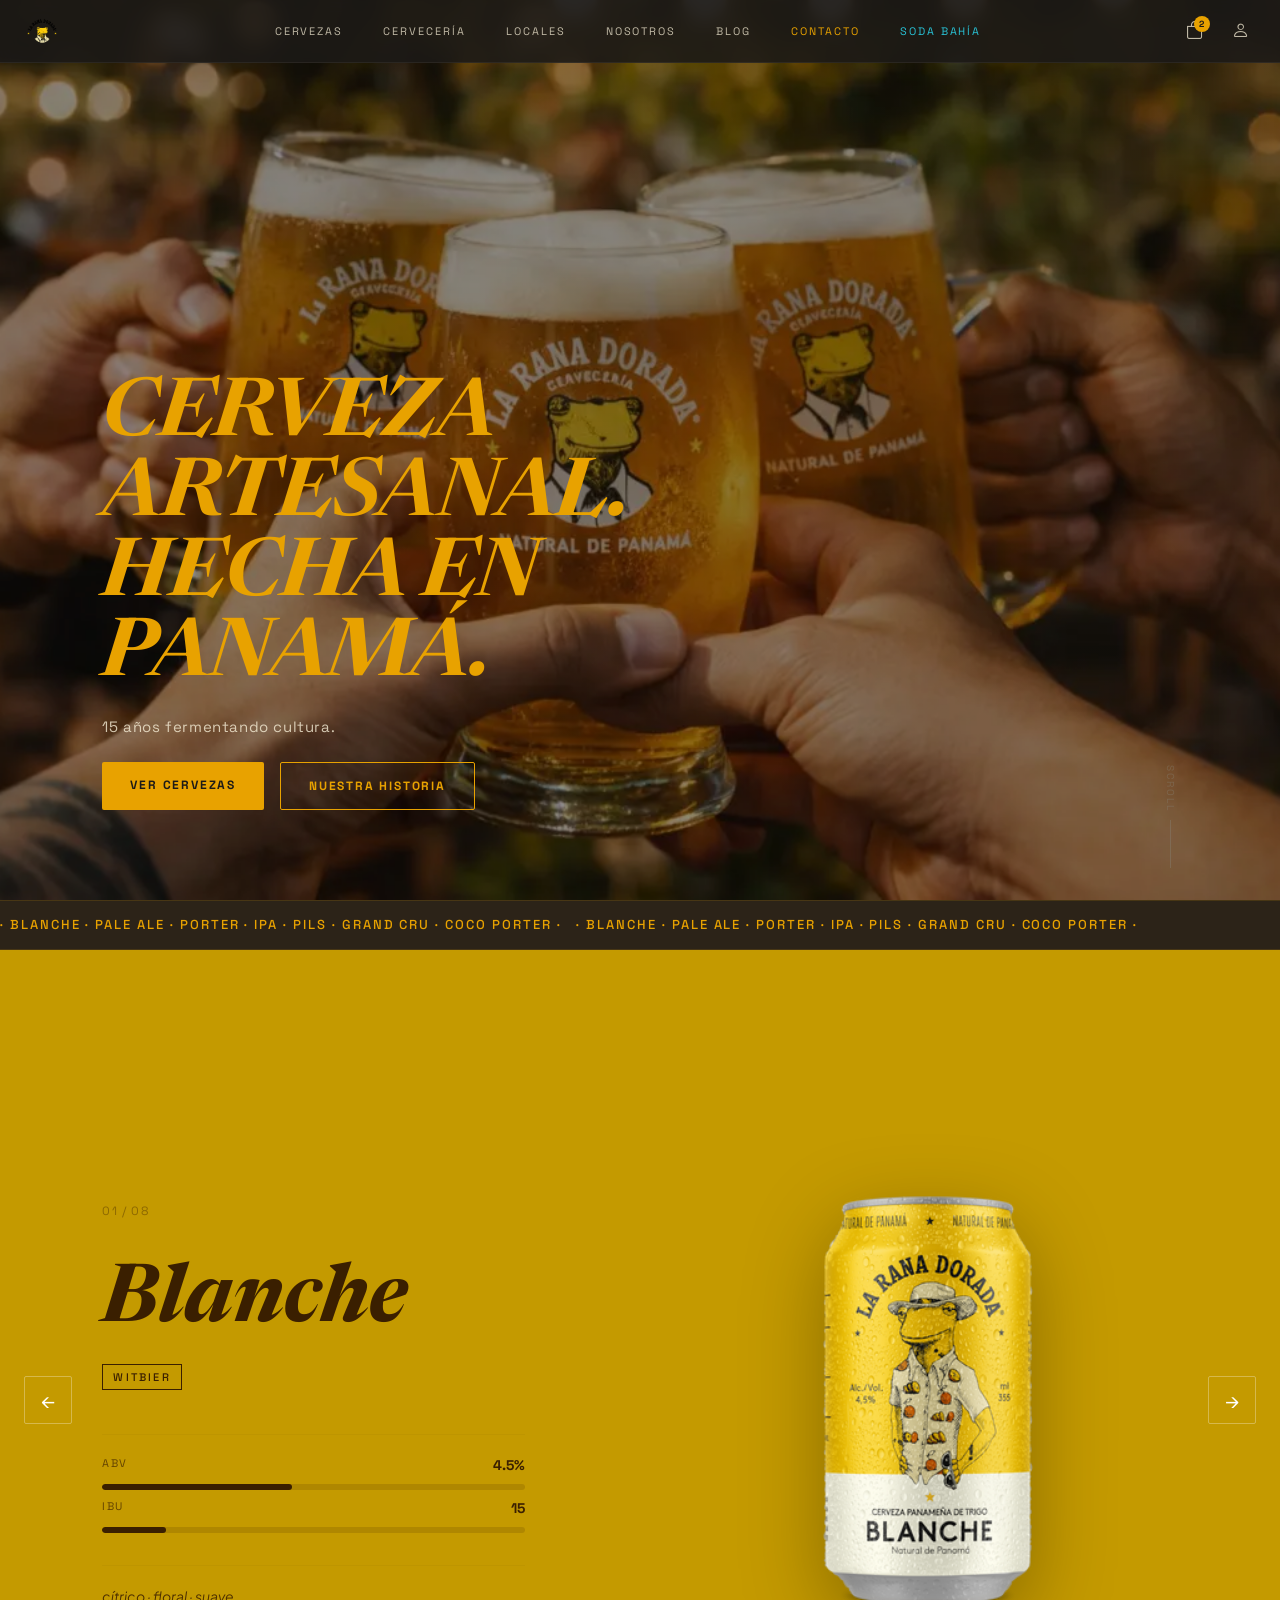
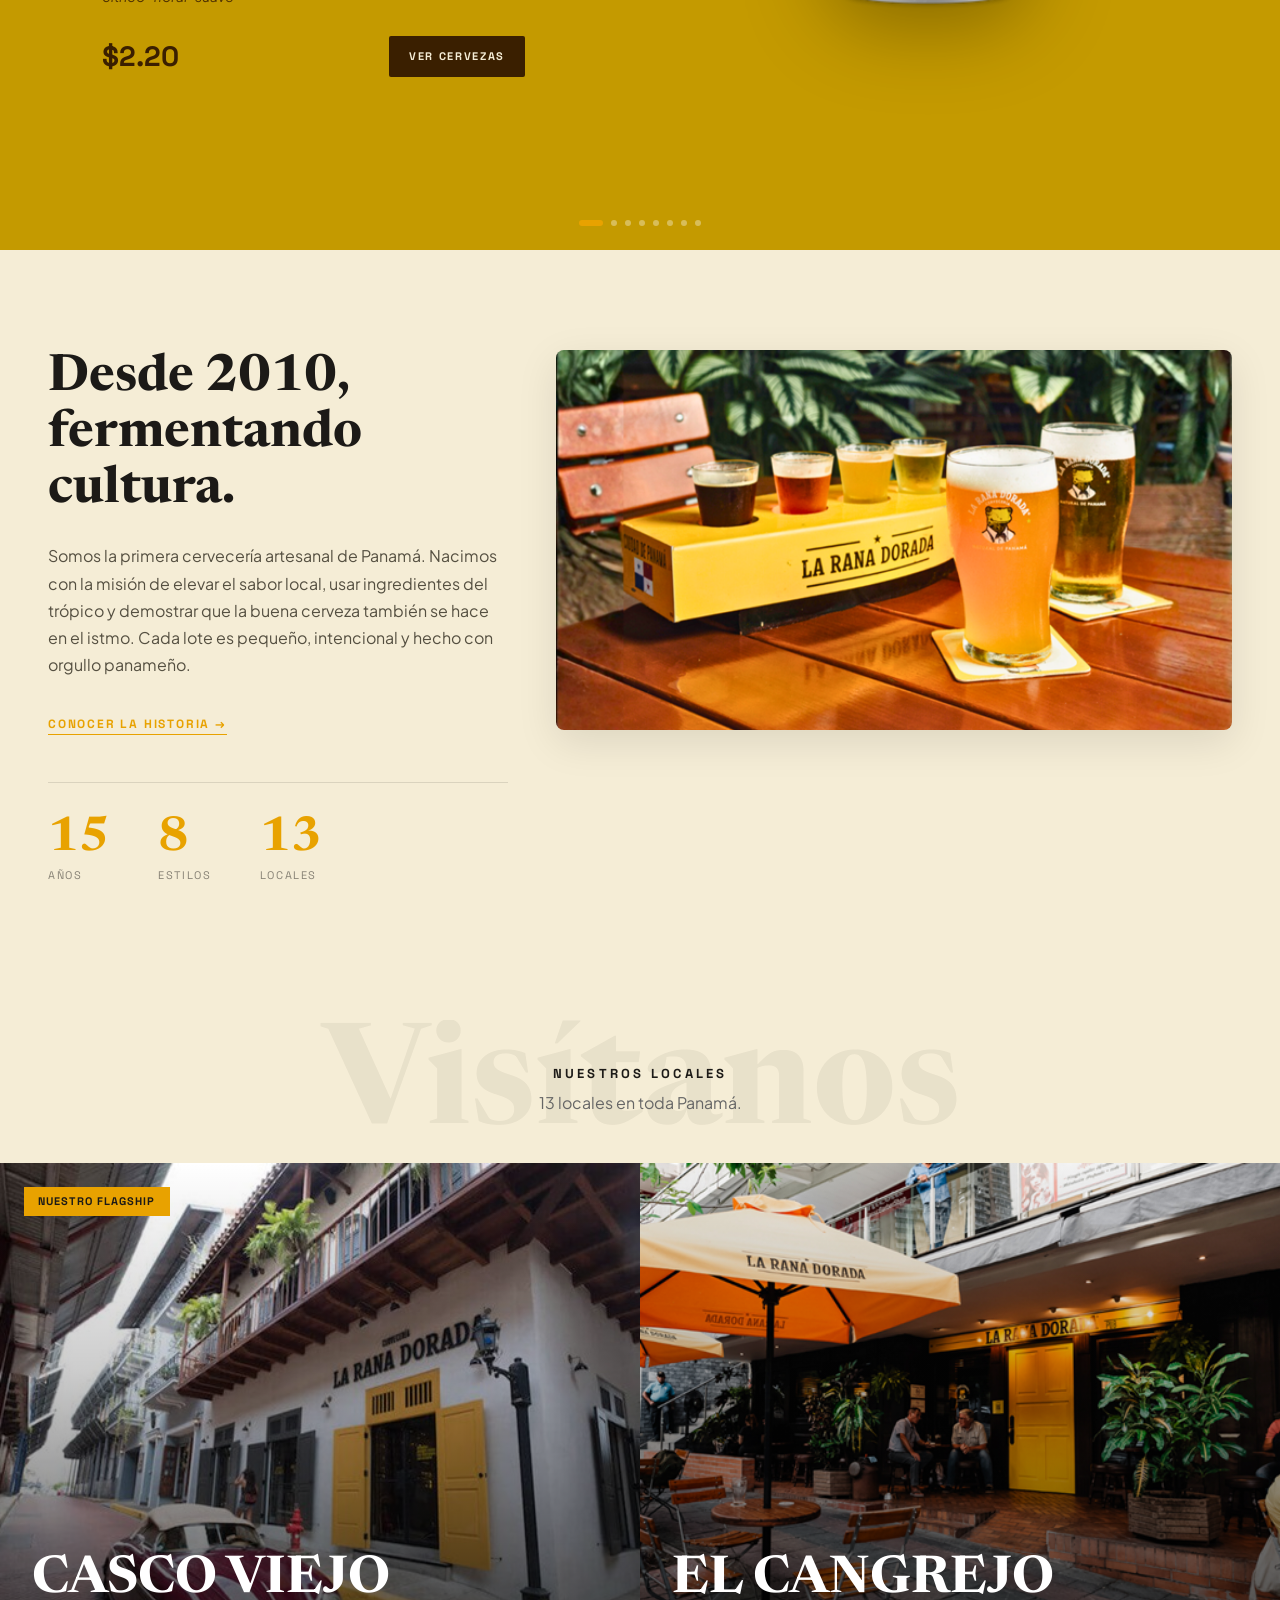
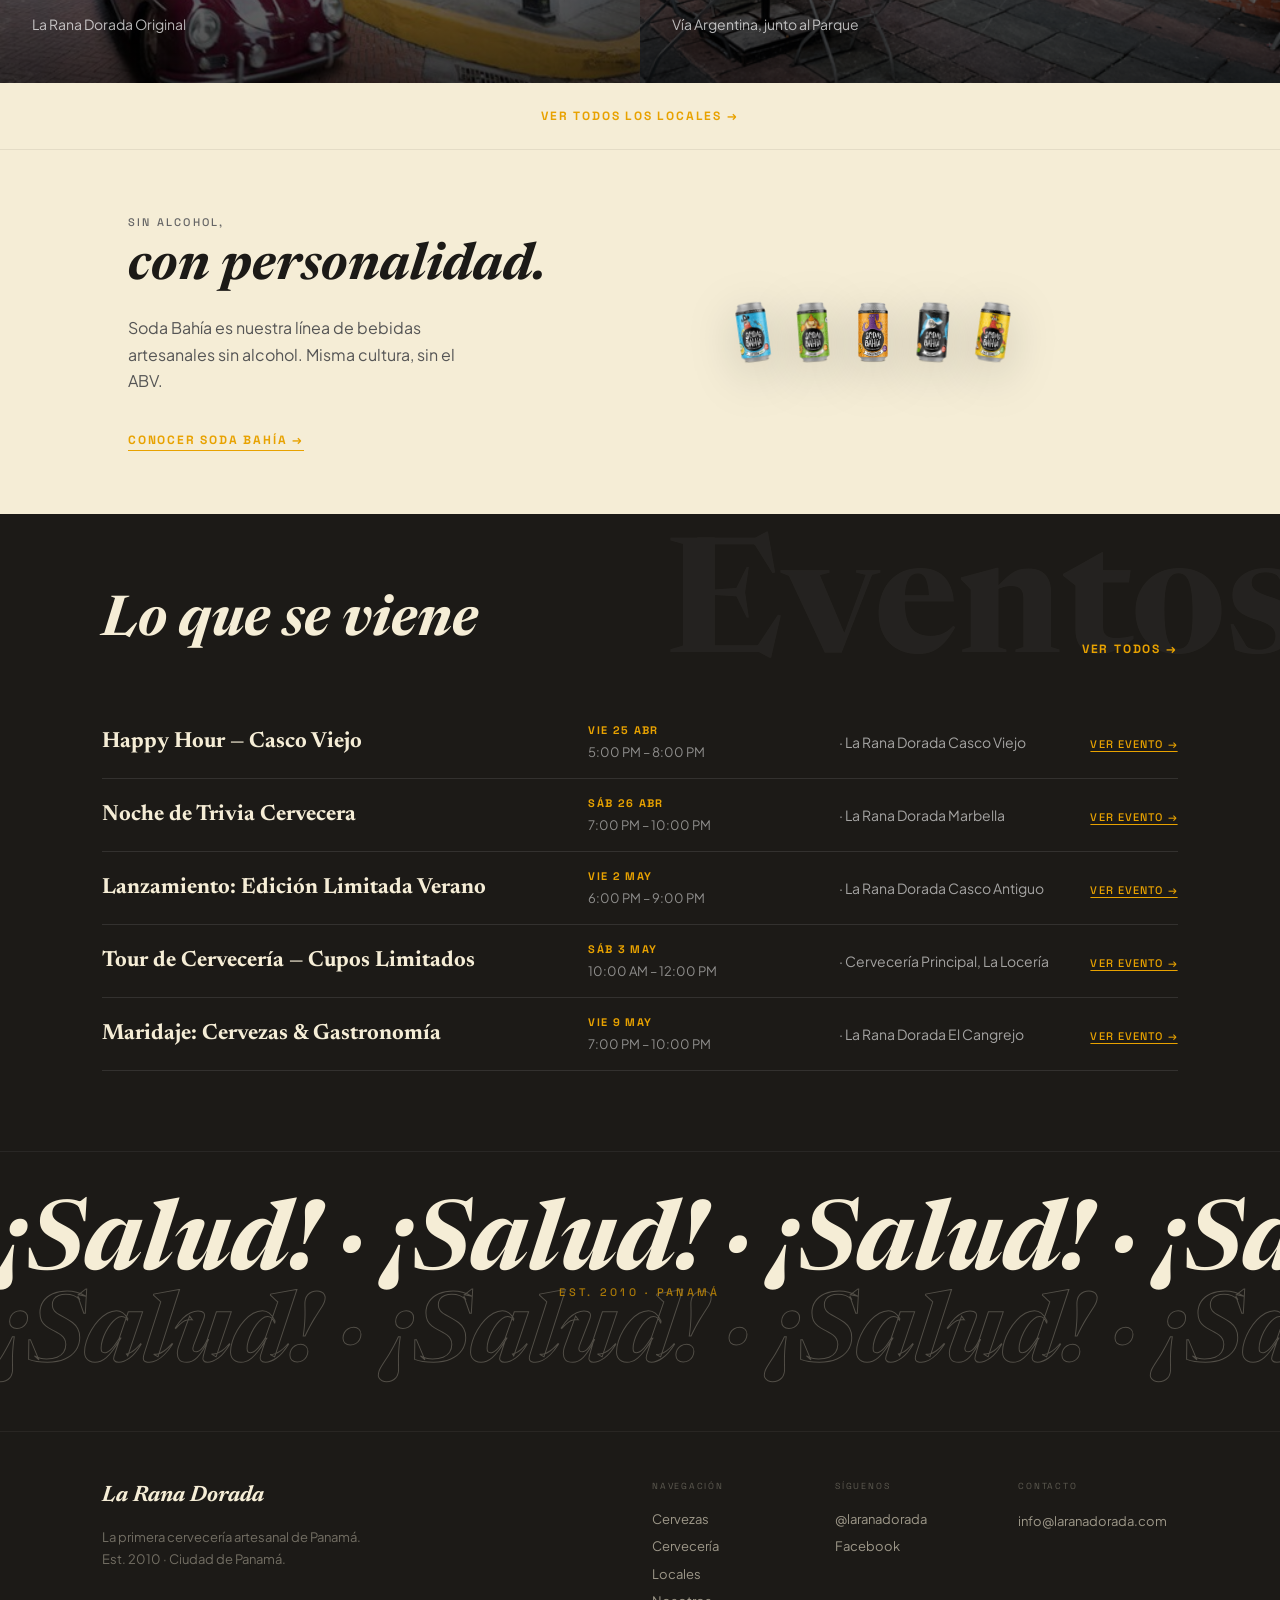
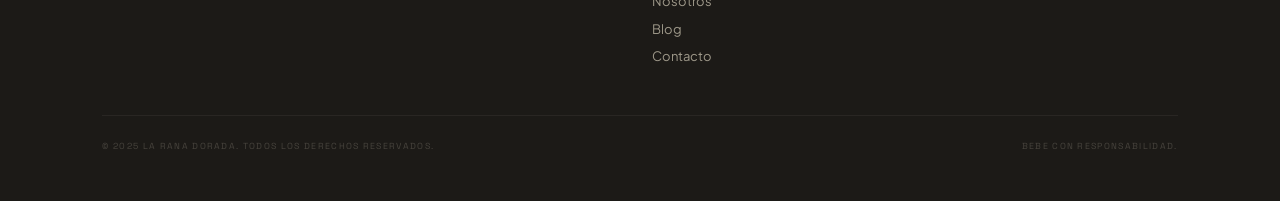
<file: index.html>
<!DOCTYPE html>
<html lang="es">
<head>
  <meta charset="UTF-8">
  <meta name="viewport" content="width=device-width, initial-scale=1.0">
  <title>La Rana Dorada — Cerveza Artesanal Panameña</title>
  <meta name="description" content="La primera cervecería artesanal de Panamá. Desde 2010 fermentando cultura con 8 estilos únicos y 13 locales en todo el país.">
  <link rel="stylesheet" href="https://cdn.jsdelivr.net/npm/bootstrap@5.3.3/dist/css/bootstrap.min.css">
  <link rel="stylesheet" href="https://cdn.jsdelivr.net/npm/bootstrap-icons@1.11.3/font/bootstrap-icons.min.css">
  <link href="https://fonts.googleapis.com/css2?family=Newsreader:ital,wght@0,400;0,700;1,400;1,700&family=Plus+Jakarta+Sans:wght@300;400;500;600&family=Space+Grotesk:wght@400;500;600;700&display=swap" rel="stylesheet">
  <link rel="stylesheet" href="styles.css">
</head>
<body style="background: #1C1A17;">

  <!-- ══ BARRA DE NAVEGACION ══ -->
      <!-- Bootstrap: fixed-top -> barra fija/pegajosa -->
      <!-- Bootstrap: navbar-expand-lg -> navegacion Bootstrap -->
      <!-- Bootstrap: navbar -> navegacion Bootstrap -->
  <nav class="navbar navbar-expand-lg fixed-top"
       style="background: rgba(28,26,23,0.88); backdrop-filter: blur(10px); border-bottom: 1px solid rgba(245,237,214,0.06);">
      <!-- Bootstrap: px-4 -> espaciado utilitario -->
      <!-- Bootstrap: container-fluid -> contenedor responsivo -->
    <div class="container-fluid px-4">
      <!-- Bootstrap: navbar-brand -> navegacion Bootstrap -->
      <a class="navbar-brand font-news fw-bold fst-italic" href="index.html"
         style="color:var(--crema); font-size:1.4rem; letter-spacing:-0.01em;">
        <img src="img/logo.png" alt="La Rana Dorada" style="height:36px;width:auto;">
      </a>
      <!-- Bootstrap: border-0 -> bordes utilitarios -->
      <!-- Bootstrap: navbar-toggler -> navegacion Bootstrap -->
      <!-- Bootstrap: shadow-none -> sombras utilitarias -->
      <button class="navbar-toggler border-0 shadow-none" type="button"
              data-bs-toggle="collapse" data-bs-target="#navMain"
              style="color:var(--crema);">
        <i class="bi bi-list" style="font-size:1.5rem;"></i>
      </button>
      <!-- Bootstrap: collapse -> columna de grilla -->
      <!-- Bootstrap: navbar-collapse -> navegacion Bootstrap -->
      <div class="collapse navbar-collapse" id="navMain">
      <!-- Bootstrap: mx-auto -> espaciado utilitario -->
      <!-- Bootstrap: navbar-nav -> navegacion Bootstrap -->
      <!-- Bootstrap: gap-2 -> utilidad Bootstrap -->
      <!-- Bootstrap: py-3 -> espaciado utilitario -->
        <ul class="navbar-nav mx-auto gap-lg-4 gap-2 py-3 py-lg-0">
      <!-- Bootstrap: nav-item -> navegacion Bootstrap -->
      <!-- Bootstrap: nav-link -> navegacion Bootstrap -->
          <li class="nav-item"><a class="nav-link font-grotesk" style="font-size:0.68rem;letter-spacing:0.18em;text-transform:uppercase;color:rgba(245,237,214,0.75);" href="cervezas.html">Cervezas</a></li>
          <li class="nav-item"><a class="nav-link font-grotesk" style="font-size:0.68rem;letter-spacing:0.18em;text-transform:uppercase;color:rgba(245,237,214,0.75);" href="cerveceria.html">Cervecería</a></li>
          <li class="nav-item"><a class="nav-link font-grotesk" style="font-size:0.68rem;letter-spacing:0.18em;text-transform:uppercase;color:rgba(245,237,214,0.75);" href="locales.html">Locales</a></li>
          <li class="nav-item"><a class="nav-link font-grotesk" style="font-size:0.68rem;letter-spacing:0.18em;text-transform:uppercase;color:rgba(245,237,214,0.75);" href="nosotros.html">Nosotros</a></li>
          <li class="nav-item"><a class="nav-link font-grotesk" style="font-size:0.68rem;letter-spacing:0.18em;text-transform:uppercase;color:rgba(245,237,214,0.75);" href="blog.html">Blog</a></li>
          <li class="nav-item"><a class="nav-link font-grotesk" style="font-size:0.68rem;letter-spacing:0.18em;text-transform:uppercase;color:var(--oro);" href="contacto.html">Contacto</a></li>  <li class="nav-item">
    <a class="nav-link font-grotesk"
       style="font-size:0.68rem; letter-spacing:0.18em; 
              text-transform:uppercase; color:#29C4D8;"
      href="sodabahia.html">Soda Bahía</a>
  </li>
        </ul>
      <!-- Bootstrap: align-items-center -> alineacion vertical flex -->
      <!-- Bootstrap: py-2 -> espaciado utilitario -->
      <!-- Bootstrap: d-flex -> utilidad de display -->
      <!-- Bootstrap: gap-3 -> utilidad Bootstrap -->
        <div class="d-flex align-items-center gap-3 py-2 py-lg-0">
      <!-- Bootstrap: position-relative -> posicionamiento utilitario -->
          <button class="nav-icon-btn position-relative" type="button"
                  data-bs-toggle="offcanvas" data-bs-target="#cartDrawer" aria-controls="cartDrawer">
            <i class="bi bi-bag" style="font-size:1.1rem;"></i>
            <span class="cart-badge">2</span>
          </button>
          <button class="nav-icon-btn" type="button"
                  data-bs-toggle="modal" data-bs-target="#authModal">
            <i class="bi bi-person" style="font-size:1.1rem;"></i>
          </button>
        </div>
      </div>
    </div>
  </nav>

  <!-- ══ HERO ══ -->
  <section class="hero-section">
    <img src="img/index_main_photo.jpg" alt="La Rana Dorada" style="position:absolute; inset:0; width:100%; height:100%; object-fit:cover; object-position:center; z-index:0;">
    <div style="position:absolute; inset:0; background:rgba(0,0,0,0.45); z-index:1;"></div>
    <div class="hero-radial"></div>
    <div style="padding-left:8%;padding-right:8%;padding-bottom:10vh;max-width:780px;position:relative;z-index:2;">
      <!-- Bootstrap: text-uppercase -> utilidad de texto -->
      <h1 class="font-news fst-italic fw-bold text-uppercase"
          style="color:var(--oro);line-height:1;letter-spacing:-0.01em;font-size:clamp(42px,8vw,80px);">
        Cerveza Artesanal.<br>Hecha en Panamá.
      </h1>
      <p class="font-grotesk" style="font-size:15px;color:var(--crema);margin-top:20px;letter-spacing:0.04em;opacity:0.8;">
        15 años fermentando cultura.
      </p>
      <!-- Bootstrap: mt-4 -> espaciado utilitario -->
      <div class="d-flex gap-3 mt-4 flex-wrap">
        <a href="cervezas.html" class="btn-gold">Ver Cervezas</a>
        <a href="nosotros.html" class="btn-outline-gold">Nuestra Historia</a>
      </div>
    </div>
    <div class="hero-scroll-hint">
      <span class="hero-scroll-text">Scroll</span>
      <div class="hero-scroll-line"></div>
    </div>
  </section>

  <!-- ══ MARQUESINA ══ -->
  <div class="ticker-strip">
    <div class="marquee-track">
      <span class="font-grotesk" style="font-size:13px;font-weight:500;letter-spacing:0.15em;color:var(--oro);white-space:nowrap;">
        · BLANCHE · PALE ALE · PORTER · IPA · PILS · GRAND CRU · COCO PORTER ·&nbsp;&nbsp;&nbsp;
      </span>
      <span class="font-grotesk" style="font-size:13px;font-weight:500;letter-spacing:0.15em;color:var(--oro);white-space:nowrap;">
        · BLANCHE · PALE ALE · PORTER · IPA · PILS · GRAND CRU · COCO PORTER ·&nbsp;&nbsp;&nbsp;
      </span>
    </div>
  </div>

  <!-- ══ CARRITO DE CERVEZA ══ -->
  <!-- Carrusel Bootstrap para navegacion de cervezas -->
      <!-- Bootstrap: carousel -> carrusel -->
  <div id="beerCarousel" class="carousel slide beer-carousel-section" data-bs-ride="false"
       style="background-color:#C49A00;">
    <div class="beer-carousel-overlay"></div>

      <!-- Bootstrap: h-100 -> dimension utilitaria -->
      <!-- Bootstrap: carousel-inner -> carrusel -->
    <div class="carousel-inner h-100">

      <!-- Slide 1: Blanche -->
      <!-- Bootstrap: carousel-item -> carrusel -->
      <div class="carousel-item active h-100" style="background-color:#C49A00;">
        <div class="d-flex h-100 position-relative beer-slide-content" style="z-index:1;">
          <div style="width:45%;padding-left:8%;padding-right:4%;display:flex;flex-direction:column;justify-content:center;padding-top:80px;">
            <span class="font-grotesk" style="font-size:12px;color:rgba(58,31,0,0.4);letter-spacing:0.1em;margin-bottom:40px;display:block;">01 / 08</span>
            <h2 class="font-news fst-italic fw-bold" style="font-size:clamp(52px,6.25vw,90px);color:#3A1F00;line-height:1.05;margin-bottom:20px;">Blanche</h2>
            <span class="font-grotesk" style="display:inline-block;font-size:11px;font-weight:500;text-transform:uppercase;letter-spacing:0.2em;color:#3A1F00;border:1px solid #3A1F00;padding:4px 10px;margin-bottom:28px;align-self:flex-start;">Witbier</span>
            <hr style="border-color:rgba(58,31,0,0.15);margin-bottom:20px;">
      <!-- Bootstrap: mb-3 -> espaciado utilitario -->
            <div class="d-flex flex-column gap-2 mb-3">
      <!-- Bootstrap: justify-content-between -> alineacion horizontal flex -->
              <div class="d-flex justify-content-between"><span class="font-grotesk" style="font-size:11px;letter-spacing:0.12em;text-transform:uppercase;color:#3A1F00;opacity:0.7;">ABV</span><span class="font-grotesk fw-bold" style="font-size:14px;color:#3A1F00;">4.5%</span></div>
              <div class="abv-ibu-bar" style="background:rgba(58,31,0,0.15);"><div class="abv-ibu-fill" style="width:45%; background:#3A1F00;"></div></div>
              <div class="d-flex justify-content-between"><span class="font-grotesk" style="font-size:11px;letter-spacing:0.12em;text-transform:uppercase;color:#3A1F00;opacity:0.7;">IBU</span><span class="font-grotesk fw-bold" style="font-size:14px;color:#3A1F00;">15</span></div>
              <div class="abv-ibu-bar" style="background:rgba(58,31,0,0.15);"><div class="abv-ibu-fill" style="width:15%; background:#3A1F00;"></div></div>
            </div>
            <hr style="border-color:rgba(58,31,0,0.15);margin-bottom:20px;">
            <p class="font-jakarta fst-italic" style="font-size:14px;color:#3A1F00;opacity:0.85;margin-bottom:28px;">cítrico · floral · suave</p>
            <div class="d-flex align-items-center justify-content-between flex-wrap gap-3">
              <span class="font-grotesk fw-bold" style="font-size:28px;color:#3A1F00;">$2.20</span>
              <a href="cervezas.html" class="btn-gold" style="font-size:11px;padding:12px 20px; background:#3A1F00; color:var(--crema);">Ver Cervezas</a>
            </div>
          </div>
          <div style="width:55%;display:flex;align-items:center;justify-content:center;">
            <img src="img/blanche.png" alt="Blanche" style="width:500px; height:auto; display:block; margin:0 auto; filter:drop-shadow(0 24px 40px rgba(0,0,0,0.3)); object-fit:contain;">
          </div>
        </div>
      </div>

      <!-- Slide 2: Pale Ale -->
      <div class="carousel-item h-100" style="background-color:#7A2200;">
        <div class="d-flex h-100 position-relative beer-slide-content" style="z-index:1;">
          <div style="width:45%;padding-left:8%;padding-right:4%;display:flex;flex-direction:column;justify-content:center;padding-top:80px;">
            <span class="font-grotesk" style="font-size:12px;color:var(--crema);opacity:0.5;letter-spacing:0.1em;margin-bottom:40px;display:block;">02 / 08</span>
            <h2 class="font-news fst-italic fw-bold" style="font-size:clamp(52px,6.25vw,90px);color:var(--crema);line-height:1.05;margin-bottom:20px;">Pale Ale</h2>
            <span class="font-grotesk" style="display:inline-block;font-size:11px;font-weight:500;text-transform:uppercase;letter-spacing:0.2em;color:var(--oro);border:1px solid var(--oro);padding:4px 10px;margin-bottom:28px;align-self:flex-start;">English Pale Ale</span>
            <hr style="border-color:rgba(255,255,255,0.15);margin-bottom:20px;">
            <div class="d-flex flex-column gap-2 mb-3">
              <div class="d-flex justify-content-between"><span class="font-grotesk" style="font-size:11px;letter-spacing:0.12em;text-transform:uppercase;color:var(--crema);opacity:0.6;">ABV</span><span class="font-grotesk fw-bold" style="font-size:14px;color:var(--crema);">5.0%</span></div>
              <div class="abv-ibu-bar"><div class="abv-ibu-fill" style="width:50%;"></div></div>
              <div class="d-flex justify-content-between"><span class="font-grotesk" style="font-size:11px;letter-spacing:0.12em;text-transform:uppercase;color:var(--crema);opacity:0.6;">IBU</span><span class="font-grotesk fw-bold" style="font-size:14px;color:var(--crema);">35</span></div>
              <div class="abv-ibu-bar"><div class="abv-ibu-fill" style="width:35%;"></div></div>
            </div>
            <hr style="border-color:rgba(255,255,255,0.15);margin-bottom:20px;">
            <p class="font-jakarta fst-italic" style="font-size:14px;color:var(--crema);opacity:0.75;margin-bottom:28px;">malta · frutal · equilibrado</p>
            <div class="d-flex align-items-center justify-content-between flex-wrap gap-3">
              <span class="font-grotesk fw-bold" style="font-size:28px;color:var(--oro);">$2.20</span>
              <a href="cervezas.html" class="btn-gold" style="font-size:11px;padding:12px 20px;">Ver Cervezas</a>
            </div>
          </div>
          <div style="width:55%;display:flex;align-items:center;justify-content:center;">
            <img src="img/pale_ale.png" alt="Pale Ale" style="width:500px; height:auto; display:block; margin:0 auto; filter:drop-shadow(0 24px 40px rgba(0,0,0,0.3)); object-fit:contain;">
          </div>
        </div>
      </div>

      <!-- Slide 3: Porter -->
      <div class="carousel-item h-100" style="background-color:#1A1008;">
        <div class="d-flex h-100 position-relative beer-slide-content" style="z-index:1;">
          <div style="width:45%;padding-left:8%;padding-right:4%;display:flex;flex-direction:column;justify-content:center;padding-top:80px;">
            <span class="font-grotesk" style="font-size:12px;color:var(--crema);opacity:0.5;letter-spacing:0.1em;margin-bottom:40px;display:block;">03 / 08</span>
            <h2 class="font-news fst-italic fw-bold" style="font-size:clamp(52px,6.25vw,90px);color:var(--crema);line-height:1.05;margin-bottom:20px;">Porter</h2>
            <span class="font-grotesk" style="display:inline-block;font-size:11px;font-weight:500;text-transform:uppercase;letter-spacing:0.2em;color:var(--oro);border:1px solid var(--oro);padding:4px 10px;margin-bottom:28px;align-self:flex-start;">English-Style Porter</span>
            <hr style="border-color:rgba(255,255,255,0.15);margin-bottom:20px;">
            <div class="d-flex flex-column gap-2 mb-3">
              <div class="d-flex justify-content-between"><span class="font-grotesk" style="font-size:11px;letter-spacing:0.12em;text-transform:uppercase;color:var(--crema);opacity:0.6;">ABV</span><span class="font-grotesk fw-bold" style="font-size:14px;color:var(--crema);">5.5%</span></div>
              <div class="abv-ibu-bar"><div class="abv-ibu-fill" style="width:55%;"></div></div>
              <div class="d-flex justify-content-between"><span class="font-grotesk" style="font-size:11px;letter-spacing:0.12em;text-transform:uppercase;color:var(--crema);opacity:0.6;">IBU</span><span class="font-grotesk fw-bold" style="font-size:14px;color:var(--crema);">30</span></div>
              <div class="abv-ibu-bar"><div class="abv-ibu-fill" style="width:30%;"></div></div>
            </div>
            <hr style="border-color:rgba(255,255,255,0.15);margin-bottom:20px;">
            <p class="font-jakarta fst-italic" style="font-size:14px;color:var(--crema);opacity:0.75;margin-bottom:28px;">chocolate · tostado · profundo</p>
            <div class="d-flex align-items-center justify-content-between flex-wrap gap-3">
              <span class="font-grotesk fw-bold" style="font-size:28px;color:var(--oro);">$2.20</span>
              <a href="cervezas.html" class="btn-gold" style="font-size:11px;padding:12px 20px;">Ver Cervezas</a>
            </div>
          </div>
          <div style="width:55%;display:flex;align-items:center;justify-content:center;">
            <img src="img/porter.png" alt="Porter" style="width:500px; height:auto; display:block; margin:0 auto; filter:drop-shadow(0 24px 40px rgba(0,0,0,0.3)); object-fit:contain;">
          </div>
        </div>
      </div>

      <!-- Slide 4: IPA -->
      <div class="carousel-item h-100" style="background-color:#1A3A0A;">
        <div class="d-flex h-100 position-relative beer-slide-content" style="z-index:1;">
          <div style="width:45%;padding-left:8%;padding-right:4%;display:flex;flex-direction:column;justify-content:center;padding-top:80px;">
            <span class="font-grotesk" style="font-size:12px;color:var(--crema);opacity:0.5;letter-spacing:0.1em;margin-bottom:40px;display:block;">04 / 08</span>
            <h2 class="font-news fst-italic fw-bold" style="font-size:clamp(52px,6.25vw,90px);color:var(--crema);line-height:1.05;margin-bottom:20px;">IPA</h2>
            <span class="font-grotesk" style="display:inline-block;font-size:11px;font-weight:500;text-transform:uppercase;letter-spacing:0.2em;color:var(--oro);border:1px solid var(--oro);padding:4px 10px;margin-bottom:28px;align-self:flex-start;">American IPA</span>
            <hr style="border-color:rgba(255,255,255,0.15);margin-bottom:20px;">
            <div class="d-flex flex-column gap-2 mb-3">
              <div class="d-flex justify-content-between"><span class="font-grotesk" style="font-size:11px;letter-spacing:0.12em;text-transform:uppercase;color:var(--crema);opacity:0.6;">ABV</span><span class="font-grotesk fw-bold" style="font-size:14px;color:var(--crema);">6.5%</span></div>
              <div class="abv-ibu-bar"><div class="abv-ibu-fill" style="width:65%;"></div></div>
              <div class="d-flex justify-content-between"><span class="font-grotesk" style="font-size:11px;letter-spacing:0.12em;text-transform:uppercase;color:var(--crema);opacity:0.6;">IBU</span><span class="font-grotesk fw-bold" style="font-size:14px;color:var(--crema);">60</span></div>
              <div class="abv-ibu-bar"><div class="abv-ibu-fill" style="width:60%;"></div></div>
            </div>
            <hr style="border-color:rgba(255,255,255,0.15);margin-bottom:20px;">
            <p class="font-jakarta fst-italic" style="font-size:14px;color:var(--crema);opacity:0.75;margin-bottom:28px;">lúpulo · tropical · intenso</p>
            <div class="d-flex align-items-center justify-content-between flex-wrap gap-3">
              <span class="font-grotesk fw-bold" style="font-size:28px;color:var(--oro);">$2.20</span>
              <a href="cervezas.html" class="btn-gold" style="font-size:11px;padding:12px 20px;">Ver Cervezas</a>
            </div>
          </div>
          <div style="width:55%;display:flex;align-items:center;justify-content:center;">
            <img src="img/ipa.png" alt="IPA" style="width:500px; height:auto; display:block; margin:0 auto; filter:drop-shadow(0 24px 40px rgba(0,0,0,0.3)); object-fit:contain;">
          </div>
        </div>
      </div>

      <!-- Slide 5: Pils -->
      <div class="carousel-item h-100" style="background-color:#B8860A;">
        <div class="d-flex h-100 position-relative beer-slide-content" style="z-index:1;">
          <div style="width:45%;padding-left:8%;padding-right:4%;display:flex;flex-direction:column;justify-content:center;padding-top:80px;">
            <span class="font-grotesk" style="font-size:12px;color:rgba(58,31,0,0.4);letter-spacing:0.1em;margin-bottom:40px;display:block;">05 / 08</span>
            <h2 class="font-news fst-italic fw-bold" style="font-size:clamp(52px,6.25vw,90px);color:#3A1F00;line-height:1.05;margin-bottom:20px;">Pils</h2>
            <span class="font-grotesk" style="display:inline-block;font-size:11px;font-weight:500;text-transform:uppercase;letter-spacing:0.2em;color:#3A1F00;border:1px solid #3A1F00;padding:4px 10px;margin-bottom:28px;align-self:flex-start;">Czech Pilsner</span>
            <hr style="border-color:rgba(58,31,0,0.15);margin-bottom:20px;">
            <div class="d-flex flex-column gap-2 mb-3">
              <div class="d-flex justify-content-between"><span class="font-grotesk" style="font-size:11px;letter-spacing:0.12em;text-transform:uppercase;color:#3A1F00;opacity:0.7;">ABV</span><span class="font-grotesk fw-bold" style="font-size:14px;color:#3A1F00;">4.8%</span></div>
              <div class="abv-ibu-bar" style="background:rgba(58,31,0,0.15);"><div class="abv-ibu-fill" style="width:48%; background:#3A1F00;"></div></div>
              <div class="d-flex justify-content-between"><span class="font-grotesk" style="font-size:11px;letter-spacing:0.12em;text-transform:uppercase;color:#3A1F00;opacity:0.7;">IBU</span><span class="font-grotesk fw-bold" style="font-size:14px;color:#3A1F00;">25</span></div>
              <div class="abv-ibu-bar" style="background:rgba(58,31,0,0.15);"><div class="abv-ibu-fill" style="width:25%; background:#3A1F00;"></div></div>
            </div>
            <hr style="border-color:rgba(58,31,0,0.15);margin-bottom:20px;">
            <p class="font-jakarta fst-italic" style="font-size:14px;color:#3A1F00;opacity:0.85;margin-bottom:28px;">limpio · fresco · dorado</p>
            <div class="d-flex align-items-center justify-content-between flex-wrap gap-3">
              <span class="font-grotesk fw-bold" style="font-size:28px;color:#3A1F00;">$2.20</span>
              <a href="cervezas.html" class="btn-gold" style="font-size:11px;padding:12px 20px; background:#3A1F00; color:var(--crema);">Ver Cervezas</a>
            </div>
          </div>
          <div style="width:55%;display:flex;align-items:center;justify-content:center;">
            <img src="img/pils.png" alt="Pils" style="width:500px; height:auto; display:block; margin:0 auto; filter:drop-shadow(0 24px 40px rgba(0,0,0,0.3)); object-fit:contain;">
          </div>
        </div>
      </div>

      <!-- Slide 6: Grand Cru -->
      <div class="carousel-item h-100" style="background-color:#2D1540;">
        <div class="d-flex h-100 position-relative beer-slide-content" style="z-index:1;">
          <div style="width:45%;padding-left:8%;padding-right:4%;display:flex;flex-direction:column;justify-content:center;padding-top:80px;">
            <span class="font-grotesk" style="font-size:12px;color:var(--crema);opacity:0.5;letter-spacing:0.1em;margin-bottom:40px;display:block;">06 / 08</span>
            <h2 class="font-news fst-italic fw-bold" style="font-size:clamp(52px,6.25vw,90px);color:var(--crema);line-height:1.05;margin-bottom:20px;">Grand Cru</h2>
            <span class="font-grotesk" style="display:inline-block;font-size:11px;font-weight:500;text-transform:uppercase;letter-spacing:0.2em;color:var(--oro);border:1px solid var(--oro);padding:4px 10px;margin-bottom:28px;align-self:flex-start;">Belgian Strong</span>
            <hr style="border-color:rgba(255,255,255,0.15);margin-bottom:20px;">
            <div class="d-flex flex-column gap-2 mb-3">
              <div class="d-flex justify-content-between"><span class="font-grotesk" style="font-size:11px;letter-spacing:0.12em;text-transform:uppercase;color:var(--crema);opacity:0.6;">ABV</span><span class="font-grotesk fw-bold" style="font-size:14px;color:var(--crema);">8.0%</span></div>
              <div class="abv-ibu-bar"><div class="abv-ibu-fill" style="width:80%;"></div></div>
              <div class="d-flex justify-content-between"><span class="font-grotesk" style="font-size:11px;letter-spacing:0.12em;text-transform:uppercase;color:var(--crema);opacity:0.6;">IBU</span><span class="font-grotesk fw-bold" style="font-size:14px;color:var(--crema);">20</span></div>
              <div class="abv-ibu-bar"><div class="abv-ibu-fill" style="width:20%;"></div></div>
            </div>
            <hr style="border-color:rgba(255,255,255,0.15);margin-bottom:20px;">
            <p class="font-jakarta fst-italic" style="font-size:14px;color:var(--crema);opacity:0.75;margin-bottom:28px;">compleja · elegante · especial</p>
            <div class="d-flex align-items-center justify-content-between flex-wrap gap-3">
              <span class="font-grotesk fw-bold" style="font-size:28px;color:var(--oro);">$2.20</span>
              <a href="cervezas.html" class="btn-gold" style="font-size:11px;padding:12px 20px;">Ver Cervezas</a>
            </div>
          </div>
          <div style="width:55%;display:flex;align-items:center;justify-content:center;">
            <img src="img/grand_cru.png" alt="Grand Cru" style="width:500px; height:auto; display:block; margin:0 auto; filter:drop-shadow(0 24px 40px rgba(0,0,0,0.3)); object-fit:contain;">
          </div>
        </div>
      </div>

      <!-- Slide 7: Coco Porter -->
      <div class="carousel-item h-100" style="background-color:#3D1800;">
        <div class="d-flex h-100 position-relative beer-slide-content" style="z-index:1;">
          <div style="width:45%;padding-left:8%;padding-right:4%;display:flex;flex-direction:column;justify-content:center;padding-top:80px;">
            <span class="font-grotesk" style="font-size:12px;color:var(--crema);opacity:0.5;letter-spacing:0.1em;margin-bottom:40px;display:block;">07 / 08</span>
            <h2 class="font-news fst-italic fw-bold" style="font-size:clamp(52px,6.25vw,90px);color:var(--crema);line-height:1.05;margin-bottom:20px;">Coco Porter</h2>
            <span class="font-grotesk" style="display:inline-block;font-size:11px;font-weight:500;text-transform:uppercase;letter-spacing:0.2em;color:var(--oro);border:1px solid var(--oro);padding:4px 10px;margin-bottom:28px;align-self:flex-start;">Porter con Coco</span>
            <hr style="border-color:rgba(255,255,255,0.15);margin-bottom:20px;">
            <div class="d-flex flex-column gap-2 mb-3">
              <div class="d-flex justify-content-between"><span class="font-grotesk" style="font-size:11px;letter-spacing:0.12em;text-transform:uppercase;color:var(--crema);opacity:0.6;">ABV</span><span class="font-grotesk fw-bold" style="font-size:14px;color:var(--crema);">5.5%</span></div>
              <div class="abv-ibu-bar"><div class="abv-ibu-fill" style="width:55%;"></div></div>
              <div class="d-flex justify-content-between"><span class="font-grotesk" style="font-size:11px;letter-spacing:0.12em;text-transform:uppercase;color:var(--crema);opacity:0.6;">IBU</span><span class="font-grotesk fw-bold" style="font-size:14px;color:var(--crema);">28</span></div>
              <div class="abv-ibu-bar"><div class="abv-ibu-fill" style="width:28%;"></div></div>
            </div>
            <hr style="border-color:rgba(255,255,255,0.15);margin-bottom:20px;">
            <p class="font-jakarta fst-italic" style="font-size:14px;color:var(--crema);opacity:0.75;margin-bottom:28px;">coco · chocolate · tropical</p>
            <div class="d-flex align-items-center justify-content-between flex-wrap gap-3">
              <span class="font-grotesk fw-bold" style="font-size:28px;color:var(--oro);">$2.50</span>
              <a href="cervezas.html" class="btn-gold" style="font-size:11px;padding:12px 20px;">Ver Cervezas</a>
            </div>
          </div>
          <div style="width:55%;display:flex;align-items:center;justify-content:center;">
            <img src="img/coco_porter.png" alt="Coco Porter" style="width:500px; height:auto; display:block; margin:0 auto; filter:drop-shadow(0 24px 40px rgba(0,0,0,0.3)); object-fit:contain;">
          </div>
        </div>
      </div>

      <!-- Slide 8: 6-Pack -->
      <div class="carousel-item h-100" style="background-color:#1C1A17;">
        <div class="d-flex h-100 position-relative beer-slide-content" style="z-index:1;">
          <div style="width:45%;padding-left:8%;padding-right:4%;display:flex;flex-direction:column;justify-content:center;padding-top:80px;">
            <span class="font-grotesk" style="font-size:12px;color:var(--crema);opacity:0.5;letter-spacing:0.1em;margin-bottom:40px;display:block;">08 / 08</span>
            <h2 class="font-news fst-italic fw-bold" style="font-size:clamp(52px,6.25vw,90px);color:var(--crema);line-height:1.05;margin-bottom:20px;">6-Pack</h2>
            <span class="font-grotesk" style="display:inline-block;font-size:11px;font-weight:500;text-transform:uppercase;letter-spacing:0.2em;color:var(--oro);border:1px solid var(--oro);padding:4px 10px;margin-bottom:28px;align-self:flex-start;">Mix Clásicas</span>
            <hr style="border-color:rgba(255,255,255,0.15);margin-bottom:20px;">
            <div class="d-flex flex-column gap-2 mb-3">
              <div class="d-flex justify-content-between"><span class="font-grotesk" style="font-size:11px;letter-spacing:0.12em;text-transform:uppercase;color:var(--crema);opacity:0.6;">ABV</span><span class="font-grotesk fw-bold" style="font-size:14px;color:var(--crema);">—</span></div>
              <div class="abv-ibu-bar"><div class="abv-ibu-fill" style="width:0%;"></div></div>
            </div>
            <hr style="border-color:rgba(255,255,255,0.15);margin-bottom:20px;">
            <p class="font-jakarta fst-italic" style="font-size:14px;color:var(--crema);opacity:0.75;margin-bottom:28px;">las 6 clásicas en un pack</p>
            <div class="d-flex align-items-center justify-content-between flex-wrap gap-3">
              <span class="font-grotesk fw-bold" style="font-size:28px;color:var(--oro);">$13.20</span>
              <a href="cervezas.html" class="btn-gold" style="font-size:11px;padding:12px 20px;">Ver Cervezas</a>
            </div>
          </div>
          <div style="width:55%;display:flex;align-items:center;justify-content:center;">
            <img src="img/6pack.png" alt="6-Pack" style="width:500px; height:auto; display:block; margin:0 auto; filter:drop-shadow(0 24px 40px rgba(0,0,0,0.3)); object-fit:contain;">
          </div>
        </div>
      </div>

    </div><!-- /carousel-inner -->

    <!-- Arrows -->
    <button class="carousel-arrow-btn" style="left:24px;" data-bs-target="#beerCarousel" data-bs-slide="prev" aria-label="Cerveza anterior">←</button>
    <button class="carousel-arrow-btn" style="right:24px;" data-bs-target="#beerCarousel" data-bs-slide="next" aria-label="Siguiente cerveza">→</button>

    <!-- Dots nav -->
      <!-- Bootstrap: bottom-0 -> posicionamiento utilitario -->
      <!-- Bootstrap: translate-middle-x -> posicionamiento utilitario -->
      <!-- Bootstrap: position-absolute -> posicionamiento utilitario -->
      <!-- Bootstrap: pb-4 -> espaciado utilitario -->
      <!-- Bootstrap: start-50 -> posicionamiento utilitario -->
    <div class="position-absolute bottom-0 start-50 translate-middle-x d-flex gap-2 pb-4" style="z-index:10;">
      <button class="carousel-dot active" data-bs-target="#beerCarousel" data-bs-slide-to="0" aria-label="Blanche"></button>
      <button class="carousel-dot" data-bs-target="#beerCarousel" data-bs-slide-to="1" aria-label="Pale Ale"></button>
      <button class="carousel-dot" data-bs-target="#beerCarousel" data-bs-slide-to="2" aria-label="Porter"></button>
      <button class="carousel-dot" data-bs-target="#beerCarousel" data-bs-slide-to="3" aria-label="IPA"></button>
      <button class="carousel-dot" data-bs-target="#beerCarousel" data-bs-slide-to="4" aria-label="Pils"></button>
      <button class="carousel-dot" data-bs-target="#beerCarousel" data-bs-slide-to="5" aria-label="Grand Cru"></button>
      <button class="carousel-dot" data-bs-target="#beerCarousel" data-bs-slide-to="6" aria-label="Coco Porter"></button>
      <button class="carousel-dot" data-bs-target="#beerCarousel" data-bs-slide-to="7" aria-label="6-Pack"></button>
    </div>
  </div>

  <!-- ══ FOUNDED / HISTORIA ══ -->
  <section id="cerveceria" style="background:var(--crema);padding:100px 0;overflow:hidden;">
      <!-- Bootstrap: px-5 -> espaciado utilitario -->
      <!-- Bootstrap: gap-5 -> utilidad Bootstrap -->
    <div class="d-flex flex-column flex-md-row gap-5 px-5" style="max-width:1400px;margin:0 auto;align-items:flex-start;">
      <div style="flex:0 0 auto;max-width:460px;width:100%;">
        <h2 class="font-news fw-bold" style="font-size:clamp(36px,4vw,56px);color:var(--oscuro);line-height:1.1;margin-bottom:24px;">
          Desde 2010, fermentando cultura.
        </h2>
        <p class="font-jakarta" style="font-size:16px;line-height:1.7;color:#3A3528;margin-bottom:32px;opacity:0.85;">
          Somos la primera cervecería artesanal de Panamá. Nacimos con la misión de elevar el sabor local, usar ingredientes del trópico y demostrar que la buena cerveza también se hace en el istmo. Cada lote es pequeño, intencional y hecho con orgullo panameño.
        </p>
        <a href="nosotros.html" class="font-grotesk fw-bold" style="font-size:12px;letter-spacing:0.15em;text-transform:uppercase;color:var(--oro);text-decoration:none;border-bottom:1px solid var(--oro);padding-bottom:2px;transition:opacity 0.2s;">
          Conocer la Historia →
        </a>
      <!-- Bootstrap: mt-5 -> espaciado utilitario -->
        <div class="d-flex gap-5 mt-5" style="border-top:1px solid rgba(28,26,23,0.12);padding-top:32px;">
          <div>
            <div class="font-news fw-bold" style="font-size:48px;color:var(--oro);line-height:1;">15</div>
            <div class="font-grotesk" style="font-size:11px;letter-spacing:0.15em;text-transform:uppercase;color:var(--oscuro);opacity:0.5;margin-top:4px;">Años</div>
          </div>
          <div>
            <div class="font-news fw-bold" style="font-size:48px;color:var(--oro);line-height:1;">8</div>
            <div class="font-grotesk" style="font-size:11px;letter-spacing:0.15em;text-transform:uppercase;color:var(--oscuro);opacity:0.5;margin-top:4px;">Estilos</div>
          </div>
          <div>
            <div class="font-news fw-bold" style="font-size:48px;color:var(--oro);line-height:1;">13</div>
            <div class="font-grotesk" style="font-size:11px;letter-spacing:0.15em;text-transform:uppercase;color:var(--oscuro);opacity:0.5;margin-top:4px;">Locales</div>
          </div>
        </div>
      </div>
      <div style="flex:1; min-width:0;">
        <div style="border-radius:8px; overflow:hidden; 
                    box-shadow:0 12px 40px rgba(0,0,0,0.1);">
          <img src="img/picture_index.png" 
               alt="La Rana Dorada"
               style="width:100%; height:auto; display:block;">
        </div>
      </div>
    </div>
  </section>

  <!-- ══ SECCION DE LOCALES ══ -->
  <section style="background:var(--crema);padding-top:80px;">
      <!-- Bootstrap: mb-5 -> espaciado utilitario -->
      <!-- Bootstrap: text-center -> utilidad de texto -->
    <div class="text-center mb-5 position-relative">
      <!-- Bootstrap: translate-middle -> posicionamiento utilitario -->
      <div aria-hidden="true" class="font-news fw-bold position-absolute top-50 start-50 translate-middle"
           style="font-size:140px;color:rgba(28,26,23,0.06);white-space:nowrap;pointer-events:none;user-select:none;line-height:1;overflow:hidden;">
        Visítanos
      </div>
      <div class="position-relative" style="z-index:1;">
        <p class="font-grotesk fw-bold" style="font-size:13px;letter-spacing:0.25em;text-transform:uppercase;color:var(--oscuro);margin-bottom:8px;">Nuestros Locales</p>
        <p class="font-jakarta" style="font-size:16px;color:#666;">13 locales en toda Panamá.</p>
      </div>
    </div>
    <div class="d-flex" style="width:100%;">
      <div class="loc-card" style="background:#2C1F0A;" onclick="window.location.href='locales.html'">
        <img src="img/local_casco_viejo.jpg" alt="Casco Viejo" style="position:absolute; inset:0; width:100%; height:100%; object-fit:cover; object-position:center; z-index:0;">
        <div style="position:absolute; inset:0; background:linear-gradient(to top, rgba(0,0,0,0.75) 0%, rgba(0,0,0,0.2) 60%, transparent 100%); z-index:1;"></div>
        <div class="position-absolute" style="top:24px;left:24px;background:var(--oro);color:var(--oscuro);font-family:'Space Grotesk',sans-serif;font-size:11px;font-weight:700;letter-spacing:0.1em;text-transform:uppercase;padding:6px 14px;z-index:2;">
          Nuestro Flagship
        </div>
        <div class="position-absolute" style="bottom:32px;left:32px;z-index:2;">
          <h3 class="font-news fw-bold" style="font-size:52px;color:#fff;line-height:1;margin-bottom:8px;">CASCO VIEJO</h3>
          <p class="font-jakarta" style="font-size:14px;color:rgba(255,255,255,0.7);">La Rana Dorada Original</p>
        </div>
      </div>
      <div class="loc-card" style="background:#1C3020;" onclick="window.location.href='locales.html'">
        <img src="img/local_via_argentina.png" alt="Vía Argentina" style="position:absolute; inset:0; width:100%; height:100%; object-fit:cover; object-position:center; z-index:0;">
        <div style="position:absolute; inset:0; background:linear-gradient(to top, rgba(0,0,0,0.75) 0%, rgba(0,0,0,0.2) 60%, transparent 100%); z-index:1;"></div>
        <div class="position-absolute" style="bottom:32px;left:32px;z-index:2;">
          <h3 class="font-news fw-bold" style="font-size:52px;color:#fff;line-height:1;margin-bottom:8px;">EL CANGREJO</h3>
          <p class="font-jakarta" style="font-size:14px;color:rgba(255,255,255,0.7);">Vía Argentina, junto al Parque</p>
        </div>
      </div>
    </div>
      <!-- Bootstrap: justify-content-center -> alineacion horizontal flex -->
    <div class="d-flex justify-content-center" style="background:var(--crema); padding:24px 0;">
      <a href="locales.html" class="font-grotesk fw-bold" style="font-size:12px;letter-spacing:0.15em;text-transform:uppercase;color:var(--oro);text-decoration:none;transition:opacity 0.2s;">
        Ver todos los locales →
      </a>
    </div>
  </section>

  <!-- ══ SODA BAHÍA ══ -->
  <section style="background:var(--crema);padding:64px 10%;border-top:1px solid rgba(28,26,23,0.08);">
    <div class="d-flex align-items-center flex-wrap gap-5">
      <div style="flex:0 0 auto;max-width:420px;">
      <!-- Bootstrap: d-block -> utilidad de display -->
        <span class="font-grotesk d-block" style="font-size:11px;font-weight:500;letter-spacing:0.2em;text-transform:uppercase;color:#666;margin-bottom:8px;">Sin alcohol,</span>
        <h2 class="font-news fst-italic fw-bold" style="font-size:clamp(36px,4vw,52px);color:var(--oscuro);line-height:1.1;margin-bottom:20px;">con personalidad.</h2>
        <p class="font-jakarta" style="font-size:16px;color:#555;line-height:1.65;max-width:360px;margin-bottom:32px;">
          Soda Bahía es nuestra línea de bebidas artesanales sin alcohol. Misma cultura, sin el ABV.
        </p>
        <a href="#" class="font-grotesk fw-bold" style="font-size:12px;letter-spacing:0.15em;text-transform:uppercase;color:var(--oro);text-decoration:none;border-bottom:1px solid var(--oro);padding-bottom:2px;">
          Conocer Soda Bahía →
        </a>
      </div>
      <!-- Bootstrap: align-items-end -> alineacion vertical flex -->
      <div class="d-flex justify-content-center align-items-end flex-fill">
        <div class="d-flex align-items-end soda-row">
          <div class="soda-can" style="position:relative;width:72px;height:120px;border-radius:0;background:transparent;margin-left:0;transform:rotate(-8deg);box-shadow:none;display:flex;align-items:center;justify-content:center;padding-bottom:0;overflow:visible;">
            <img src="img/SB_PEPIMON.png" alt="Pepimón" style="width:234.375%; height:auto; object-fit:contain; padding:0; display:block; filter:drop-shadow(0 12px 24px rgba(0,0,0,0.2));">
          </div>
          <div class="soda-can" style="position:relative;width:72px;height:120px;border-radius:0;background:transparent;margin-left:-12px;transform:rotate(-4deg);box-shadow:none;display:flex;align-items:center;justify-content:center;padding-bottom:0;overflow:visible;">
            <img src="img/SB_GINGURU.png" alt="Gingurú" style="width:234.375%; height:auto; object-fit:contain; padding:0; display:block; filter:drop-shadow(0 12px 24px rgba(0,0,0,0.2));">
          </div>
          <div class="soda-can" style="position:relative;width:72px;height:120px;border-radius:0;background:transparent;margin-left:-12px;transform:rotate(0deg);box-shadow:none;display:flex;align-items:center;justify-content:center;padding-bottom:0;overflow:visible;">
            <img src="img/SB_Mango_Pasion.png" alt="Mango Pasión" style="width:234.375%; height:auto; object-fit:contain; padding:0; display:block; filter:drop-shadow(0 12px 24px rgba(0,0,0,0.2));">
          </div>
          <div class="soda-can" style="position:relative;width:72px;height:120px;border-radius:0;background:transparent;margin-left:-12px;transform:rotate(4deg);box-shadow:none;display:flex;align-items:center;justify-content:center;padding-bottom:0;overflow:visible;">
            <img src="img/SB_MANSA_COLA.png" alt="Mansa Cola" style="width:234.375%; height:auto; object-fit:contain; padding:0; display:block; filter:drop-shadow(0 12px 24px rgba(0,0,0,0.2));">
          </div>
          <div class="soda-can" style="position:relative;width:72px;height:120px;border-radius:0;background:transparent;margin-left:-12px;transform:rotate(8deg);box-shadow:none;display:flex;align-items:center;justify-content:center;padding-bottom:0;overflow:visible;">
            <img src="img/SB_NAPI_COLADA.png" alt="Napi Colada" style="width:234.375%; height:auto; object-fit:contain; padding:0; display:block; filter:drop-shadow(0 12px 24px rgba(0,0,0,0.2));">
          </div>
        </div>
      </div>
    </div>
  </section>

  <!-- ══ EVENTOS ══ -->
  <section style="background:var(--oscuro);padding:80px 8%;position:relative;overflow:hidden;">
    <div aria-hidden="true" class="font-news fw-bold position-absolute"
         style="top:20px;right:-20px;font-size:160px;color:rgba(255,255,255,0.04);pointer-events:none;user-select:none;line-height:1;white-space:nowrap;">
      Eventos
    </div>
    <div class="d-flex justify-content-between align-items-end mb-5 position-relative" style="z-index:1;">
      <h2 class="font-news fst-italic fw-bold" style="font-size:clamp(36px,5vw,56px);color:var(--crema);line-height:1;">
        Lo que se viene
      </h2>
      <a href="#" class="font-grotesk fw-bold" style="font-size:12px;letter-spacing:0.15em;text-transform:uppercase;color:var(--oro);white-space:nowrap;">Ver todos →</a>
    </div>
    <div class="position-relative" style="z-index:1;">
      <!-- Filas de eventos -->
      <div class="event-row d-flex align-items-center flex-wrap gap-3 py-3" style="border-bottom:1px solid rgba(255,255,255,0.1);">
        <div style="flex:2;min-width:200px;"><span class="font-news fw-bold" style="font-size:22px;color:var(--crema);">Happy Hour — Casco Viejo</span></div>
        <div style="flex:1;min-width:120px;">
          <div class="font-grotesk fw-bold" style="font-size:11px;letter-spacing:0.12em;text-transform:uppercase;color:var(--oro);margin-bottom:4px;">VIE 25 ABR</div>
          <div class="font-jakarta" style="font-size:13px;color:rgba(255,255,255,0.5);">5:00 PM – 8:00 PM</div>
        </div>
        <div style="flex:1;min-width:160px;"><span class="font-jakarta" style="font-size:14px;color:rgba(255,255,255,0.6);">· La Rana Dorada Casco Viejo</span></div>
        <div><a href="#" class="font-grotesk" style="font-size:11px;font-weight:500;letter-spacing:0.1em;text-transform:uppercase;color:var(--oro);text-decoration:underline;text-underline-offset:3px;white-space:nowrap;">Ver evento →</a></div>
      </div>
      <div class="event-row d-flex align-items-center flex-wrap gap-3 py-3" style="border-bottom:1px solid rgba(255,255,255,0.1);">
        <div style="flex:2;min-width:200px;"><span class="font-news fw-bold" style="font-size:22px;color:var(--crema);">Noche de Trivia Cervecera</span></div>
        <div style="flex:1;min-width:120px;">
          <div class="font-grotesk fw-bold" style="font-size:11px;letter-spacing:0.12em;text-transform:uppercase;color:var(--oro);margin-bottom:4px;">SÁB 26 ABR</div>
          <div class="font-jakarta" style="font-size:13px;color:rgba(255,255,255,0.5);">7:00 PM – 10:00 PM</div>
        </div>
        <div style="flex:1;min-width:160px;"><span class="font-jakarta" style="font-size:14px;color:rgba(255,255,255,0.6);">· La Rana Dorada Marbella</span></div>
        <div><a href="#" class="font-grotesk" style="font-size:11px;font-weight:500;letter-spacing:0.1em;text-transform:uppercase;color:var(--oro);text-decoration:underline;text-underline-offset:3px;white-space:nowrap;">Ver evento →</a></div>
      </div>
      <div class="event-row d-flex align-items-center flex-wrap gap-3 py-3" style="border-bottom:1px solid rgba(255,255,255,0.1);">
        <div style="flex:2;min-width:200px;"><span class="font-news fw-bold" style="font-size:22px;color:var(--crema);">Lanzamiento: Edición Limitada Verano</span></div>
        <div style="flex:1;min-width:120px;">
          <div class="font-grotesk fw-bold" style="font-size:11px;letter-spacing:0.12em;text-transform:uppercase;color:var(--oro);margin-bottom:4px;">VIE 2 MAY</div>
          <div class="font-jakarta" style="font-size:13px;color:rgba(255,255,255,0.5);">6:00 PM – 9:00 PM</div>
        </div>
        <div style="flex:1;min-width:160px;"><span class="font-jakarta" style="font-size:14px;color:rgba(255,255,255,0.6);">· La Rana Dorada Casco Antiguo</span></div>
        <div><a href="#" class="font-grotesk" style="font-size:11px;font-weight:500;letter-spacing:0.1em;text-transform:uppercase;color:var(--oro);text-decoration:underline;text-underline-offset:3px;white-space:nowrap;">Ver evento →</a></div>
      </div>
      <div class="event-row d-flex align-items-center flex-wrap gap-3 py-3" style="border-bottom:1px solid rgba(255,255,255,0.1);">
        <div style="flex:2;min-width:200px;"><span class="font-news fw-bold" style="font-size:22px;color:var(--crema);">Tour de Cervecería — Cupos Limitados</span></div>
        <div style="flex:1;min-width:120px;">
          <div class="font-grotesk fw-bold" style="font-size:11px;letter-spacing:0.12em;text-transform:uppercase;color:var(--oro);margin-bottom:4px;">SÁB 3 MAY</div>
          <div class="font-jakarta" style="font-size:13px;color:rgba(255,255,255,0.5);">10:00 AM – 12:00 PM</div>
        </div>
        <div style="flex:1;min-width:160px;"><span class="font-jakarta" style="font-size:14px;color:rgba(255,255,255,0.6);">· Cervecería Principal, La Locería</span></div>
        <div><a href="#" class="font-grotesk" style="font-size:11px;font-weight:500;letter-spacing:0.1em;text-transform:uppercase;color:var(--oro);text-decoration:underline;text-underline-offset:3px;white-space:nowrap;">Ver evento →</a></div>
      </div>
      <div class="event-row d-flex align-items-center flex-wrap gap-3 py-3" style="border-bottom:1px solid rgba(255,255,255,0.1);">
        <div style="flex:2;min-width:200px;"><span class="font-news fw-bold" style="font-size:22px;color:var(--crema);">Maridaje: Cervezas &amp; Gastronomía</span></div>
        <div style="flex:1;min-width:120px;">
          <div class="font-grotesk fw-bold" style="font-size:11px;letter-spacing:0.12em;text-transform:uppercase;color:var(--oro);margin-bottom:4px;">VIE 9 MAY</div>
          <div class="font-jakarta" style="font-size:13px;color:rgba(255,255,255,0.5);">7:00 PM – 10:00 PM</div>
        </div>
        <div style="flex:1;min-width:160px;"><span class="font-jakarta" style="font-size:14px;color:rgba(255,255,255,0.6);">· La Rana Dorada El Cangrejo</span></div>
        <div><a href="#" class="font-grotesk" style="font-size:11px;font-weight:500;letter-spacing:0.1em;text-transform:uppercase;color:var(--oro);text-decoration:underline;text-underline-offset:3px;white-space:nowrap;">Ver evento →</a></div>
      </div>
    </div>
  </section>

  <!-- ══ ¡SALUD! ══ -->
  <section class="salud-section">
    <div class="salud-row">
      <div class="marquee-track">
        <span class="font-news fst-italic fw-bold" style="font-size:96px;color:var(--crema);line-height:1;white-space:nowrap;">¡Salud! · ¡Salud! · ¡Salud! · ¡Salud! · </span>
        <span class="font-news fst-italic fw-bold" style="font-size:96px;color:var(--crema);line-height:1;white-space:nowrap;">¡Salud! · ¡Salud! · ¡Salud! · ¡Salud! · </span>
      </div>
    </div>
    <div class="salud-row salud-row-2">
      <div class="marquee-track-rev">
        <span class="font-news fst-italic fw-bold" style="font-size:96px;color:transparent;-webkit-text-stroke:1px rgba(245,237,214,0.25);line-height:1;white-space:nowrap;">¡Salud! · ¡Salud! · ¡Salud! · ¡Salud! · </span>
        <span class="font-news fst-italic fw-bold" style="font-size:96px;color:transparent;-webkit-text-stroke:1px rgba(245,237,214,0.25);line-height:1;white-space:nowrap;">¡Salud! · ¡Salud! · ¡Salud! · ¡Salud! · </span>
      </div>
    </div>
    <div class="salud-center-label">
      <span class="font-grotesk" style="font-size:11px;font-weight:500;letter-spacing:0.3em;text-transform:uppercase;color:rgba(232,162,0,0.7);">Est. 2010 · Panamá</span>
    </div>
  </section>

  <!-- ══ PIE DE PAGINA ══ -->
  <footer>
      <!-- Bootstrap: row -> fila de grilla -->
    <div class="row g-4">
      <!-- Bootstrap: col-md-4 -> columna de grilla -->
      <!-- Bootstrap: col-12 -> columna de grilla -->
      <div class="col-12 col-md-4">
        <p class="font-news fst-italic fw-bold" style="font-size:1.4rem;color:var(--crema);margin-bottom:12px;">La Rana Dorada</p>
        <p class="font-jakarta" style="font-size:13px;color:rgba(245,237,214,0.4);line-height:1.7;">La primera cervecería artesanal de Panamá.<br>Est. 2010 · Ciudad de Panamá.</p>
      </div>
      <!-- Bootstrap: col-6 -> columna de grilla -->
      <!-- Bootstrap: col-md-2 -> columna de grilla -->
      <div class="col-6 col-md-2 offset-md-2">
        <p class="font-grotesk" style="font-size:0.55rem;letter-spacing:0.2em;text-transform:uppercase;color:rgba(245,237,214,0.3);margin-bottom:16px;">Navegación</p>
        <div class="d-flex flex-column gap-2">
          <a href="cervezas.html" class="font-jakarta" style="font-size:13px;color:rgba(245,237,214,0.6);">Cervezas</a>
          <a href="cerveceria.html" class="font-jakarta" style="font-size:13px;color:rgba(245,237,214,0.6);">Cervecería</a>
          <a href="locales.html" class="font-jakarta" style="font-size:13px;color:rgba(245,237,214,0.6);">Locales</a>
          <a href="nosotros.html" class="font-jakarta" style="font-size:13px;color:rgba(245,237,214,0.6);">Nosotros</a>
          <a href="blog.html" class="font-jakarta" style="font-size:13px;color:rgba(245,237,214,0.6);">Blog</a>
          <a href="contacto.html" class="font-jakarta" style="font-size:13px;color:rgba(245,237,214,0.6);">Contacto</a>
        </div>
      </div>
      <div class="col-6 col-md-2">
        <p class="font-grotesk" style="font-size:0.55rem;letter-spacing:0.2em;text-transform:uppercase;color:rgba(245,237,214,0.3);margin-bottom:16px;">Síguenos</p>
        <div class="d-flex flex-column gap-2">
          <a href="https://instagram.com/laranadorada" target="_blank" class="font-jakarta" style="font-size:13px;color:rgba(245,237,214,0.6);">@laranadorada</a>
          <a href="https://facebook.com/laranadorada" target="_blank" class="font-jakarta" style="font-size:13px;color:rgba(245,237,214,0.6);">Facebook</a>
        </div>
      </div>
      <div class="col-12 col-md-2">
        <p class="font-grotesk" style="font-size:0.55rem;letter-spacing:0.2em;text-transform:uppercase;color:rgba(245,237,214,0.3);margin-bottom:16px;">Contacto</p>
        <p class="font-jakarta" style="font-size:13px;color:rgba(245,237,214,0.6);line-height:1.7;">info@laranadorada.com</p>
      </div>
    </div>
      <!-- Bootstrap: pt-4 -> espaciado utilitario -->
    <div class="d-flex justify-content-between align-items-center mt-5 pt-4" style="border-top:1px solid rgba(245,237,214,0.06);">
      <p class="font-grotesk" style="font-size:0.55rem;letter-spacing:0.15em;text-transform:uppercase;color:rgba(245,237,214,0.2);margin:0;">© 2025 La Rana Dorada. Todos los derechos reservados.</p>
      <p class="font-grotesk" style="font-size:0.55rem;letter-spacing:0.15em;text-transform:uppercase;color:rgba(245,237,214,0.2);margin:0;">Bebe con responsabilidad.</p>
    </div>
  </footer>

  <!-- ══ CARRITO LATERAL ══ -->
      <!-- Bootstrap: offcanvas-end -> panel lateral -->
      <!-- Bootstrap: offcanvas -> panel lateral -->
  <div class="offcanvas offcanvas-end" tabindex="-1"
       id="cartDrawer" aria-labelledby="cartDrawerLabel"
       style="width:380px; background:var(--crema); border-left:0.5px solid rgba(28,26,23,0.1);">
      <!-- Bootstrap: offcanvas-header -> panel lateral -->
    <div class="offcanvas-header" style="border-bottom:1px solid rgba(28,26,23,0.08); padding:24px 28px;">
      <div>
        <span style="font-family:'Space Grotesk',sans-serif; font-size:0.6rem; letter-spacing:0.2em; text-transform:uppercase; color:rgba(28,26,23,0.4); display:block; margin-bottom:4px;">TU PEDIDO</span>
        <h5 id="cartDrawerLabel" style="font-family:'Newsreader',serif; font-style:italic; font-weight:700; font-size:1.4rem; color:var(--oscuro); margin:0;">Carrito</h5>
      </div>
      <!-- Bootstrap: btn-close -> boton Bootstrap -->
      <button type="button" class="btn-close" data-bs-dismiss="offcanvas" style="filter:invert(0.3);"></button>
    </div>
      <!-- Bootstrap: offcanvas-body -> panel lateral -->
    <div class="offcanvas-body" style="padding:0; display:flex; flex-direction:column;">
      <div style="flex:1; overflow-y:auto; padding:8px 0;">
        <div class="cart-item">
          <div class="cart-item-color" style="background:#2A1008;"></div>
          <div class="cart-item-info">
            <span class="cart-item-name">Pedro Mandinga Red Ale</span>
            <span class="cart-item-variant">Lata 473ml</span>
          </div>
          <div class="cart-item-right">
            <span class="cart-item-price">$3.50</span>
            <div class="cart-cantidad"><span class="cart-cantidad-btn">−</span><span class="cart-cantidad-num">1</span><span class="cart-cantidad-btn">+</span></div>
          </div>
        </div>
        <div class="cart-item">
          <div class="cart-item-color" style="background:#E8A200;"></div>
          <div class="cart-item-info">
            <span class="cart-item-name">Golden Ale</span>
            <span class="cart-item-variant">Lata 473ml × 6-Pack</span>
          </div>
          <div class="cart-item-right">
            <span class="cart-item-price">$18.00</span>
            <div class="cart-cantidad"><span class="cart-cantidad-btn">−</span><span class="cart-cantidad-num">1</span><span class="cart-cantidad-btn">+</span></div>
          </div>
        </div>
      </div>
      <div style="padding:16px 24px; border-top:1px solid rgba(28,26,23,0.07); border-bottom:1px solid rgba(28,26,23,0.07);">
        <span style="font-family:'Space Grotesk',sans-serif; font-size:0.55rem; letter-spacing:0.15em; text-transform:uppercase; color:rgba(28,26,23,0.35); display:block; margin-bottom:8px;">NOTA (OPCIONAL)</span>
        <textarea rows="2" placeholder="Instrucciones especiales..." style="width:100%; background:#FAFAF7; border:0.5px solid rgba(28,26,23,0.12); border-radius:4px; padding:10px 14px; font-family:'Plus Jakarta Sans',sans-serif; font-size:0.8rem; color:var(--oscuro); resize:none; outline:none;"></textarea>
      </div>
      <div style="padding:24px 28px;">
      <!-- Bootstrap: align-items-baseline -> alineacion vertical flex -->
        <div class="d-flex justify-content-between align-items-baseline mb-3">
          <span style="font-family:'Space Grotesk',sans-serif; font-size:0.6rem; letter-spacing:0.15em; text-transform:uppercase; color:rgba(28,26,23,0.4);">SUBTOTAL</span>
          <span style="font-family:'Newsreader',serif; font-weight:700; font-size:1.4rem; color:var(--oscuro);">$21.50</span>
        </div>
        <a href="#" class="d-block text-center" style="background:var(--oscuro); color:var(--crema); font-family:'Space Grotesk',sans-serif; font-weight:700; font-size:0.65rem; letter-spacing:0.2em; text-transform:uppercase; padding:16px; border-radius:3px; text-decoration:none;">PROCEDER AL PAGO →</a>
      <!-- Bootstrap: mt-2 -> espaciado utilitario -->
        <a href="#" class="d-block text-center mt-2" style="font-family:'Space Grotesk',sans-serif; font-size:0.6rem; letter-spacing:0.15em; text-transform:uppercase; color:rgba(28,26,23,0.35); text-decoration:none; padding:8px;">SEGUIR COMPRANDO</a>
      </div>
    </div>
  </div>

  <!-- ══ MODAL DE AUTENTICACION ══ -->
      <!-- Bootstrap: modal -> ventana modal -->
  <div class="modal fade" id="authModal" tabindex="-1" aria-labelledby="authModalLabel" aria-hidden="true">
      <!-- Bootstrap: modal-dialog-centered -> ventana modal -->
      <!-- Bootstrap: modal-dialog -> ventana modal -->
    <div class="modal-dialog modal-dialog-centered" style="max-width:440px;">
      <!-- Bootstrap: modal-content -> ventana modal -->
      <div class="modal-content" style="background:var(--crema); border:0.5px solid rgba(28,26,23,0.12); border-radius:8px; overflow:hidden; box-shadow:0 24px 64px rgba(0,0,0,0.12);">
        <div style="background:var(--oscuro); padding:32px 36px 0; position:relative;">
      <!-- Bootstrap: btn-close-white -> boton Bootstrap -->
          <button type="button" class="btn-close btn-close-white position-absolute" data-bs-dismiss="modal" style="top:16px; right:16px; opacity:0.5;"></button>
          <span style="font-family:'Space Grotesk',sans-serif; font-size:0.55rem; letter-spacing:0.2em; text-transform:uppercase; color:var(--oro); display:block; margin-bottom:8px;">LA RANA DORADA</span>
          <h2 style="font-family:'Newsreader',serif; font-style:italic; font-weight:700; font-size:1.8rem; color:var(--crema); margin-bottom:24px;">Tu cuenta</h2>
      <!-- Bootstrap: nav-tabs -> navegacion Bootstrap -->
      <!-- Bootstrap: nav -> navegacion Bootstrap -->
          <ul class="nav nav-tabs border-0 gap-3" id="authTabs" role="tablist">
            <li class="nav-item" role="presentation">
              <button class="auth-tab active" id="login-tab" data-bs-toggle="tab" data-bs-target="#loginPanel" type="button" role="tab">Iniciar Sesión</button>
            </li>
            <li class="nav-item" role="presentation">
              <button class="auth-tab" id="register-tab" data-bs-toggle="tab" data-bs-target="#registerPanel" type="button" role="tab">Registrarse</button>
            </li>
          </ul>
        </div>
        <div class="tab-content" style="padding:32px 36px;">
          <div class="tab-pane fade show active" id="loginPanel" role="tabpanel">
      <!-- Bootstrap: mb-4 -> espaciado utilitario -->
            <div class="mb-4"><label class="auth-label">Correo electrónico</label><input type="email" class="auth-input" placeholder="tu@email.com"></div>
            <div class="mb-4"><label class="auth-label">Contraseña</label><input type="password" class="auth-input" placeholder="••••••••"></div>
            <a href="profile.html" style="display:block; width:100%; text-align:center; background:var(--oscuro); color:var(--crema); font-family:'Space Grotesk',sans-serif; font-weight:700; font-size:0.65rem; letter-spacing:0.2em; text-transform:uppercase; padding:16px; border-radius:3px; text-decoration:none; margin-bottom:16px;">ENTRAR →</a>
            <p style="font-family:'Plus Jakarta Sans',sans-serif; font-size:0.75rem; color:rgba(28,26,23,0.4); text-align:center; margin:0;">¿Olvidaste tu contraseña? <span style="color:var(--oro); cursor:pointer;">Recupérala aquí</span></p>
          </div>
          <div class="tab-pane fade" id="registerPanel" role="tabpanel">
            <div class="row g-3 mb-3">
              <div class="col-6"><label class="auth-label">Nombre</label><input type="text" class="auth-input" placeholder="Tu nombre"></div>
              <div class="col-6"><label class="auth-label">Apellido</label><input type="text" class="auth-input" placeholder="Tu apellido"></div>
            </div>
            <div class="mb-3"><label class="auth-label">Correo electrónico</label><input type="email" class="auth-input" placeholder="tu@email.com"></div>
            <div class="mb-4"><label class="auth-label">Contraseña</label><input type="password" class="auth-input" placeholder="Mínimo 8 caracteres"></div>
            <a href="profile.html" style="display:block; width:100%; text-align:center; background:var(--oro); color:var(--oscuro); font-family:'Space Grotesk',sans-serif; font-weight:700; font-size:0.65rem; letter-spacing:0.2em; text-transform:uppercase; padding:16px; border-radius:3px; text-decoration:none;">CREAR CUENTA →</a>
          </div>
        </div>
      </div>
    </div>
  </div>

  <script src="https://cdn.jsdelivr.net/npm/bootstrap@5.3.3/dist/js/bootstrap.bundle.min.js"></script>
  <script>
    // Update dot state on carousel slide
    document.getElementById('beerCarousel').addEventListener('slide.bs.carousel', function(e) {
      document.querySelectorAll('.carousel-dot').forEach((d,i) => {
        d.classList.toggle('active', i === e.to);
      });
    });
  </script>
</body>
</html>
</file>
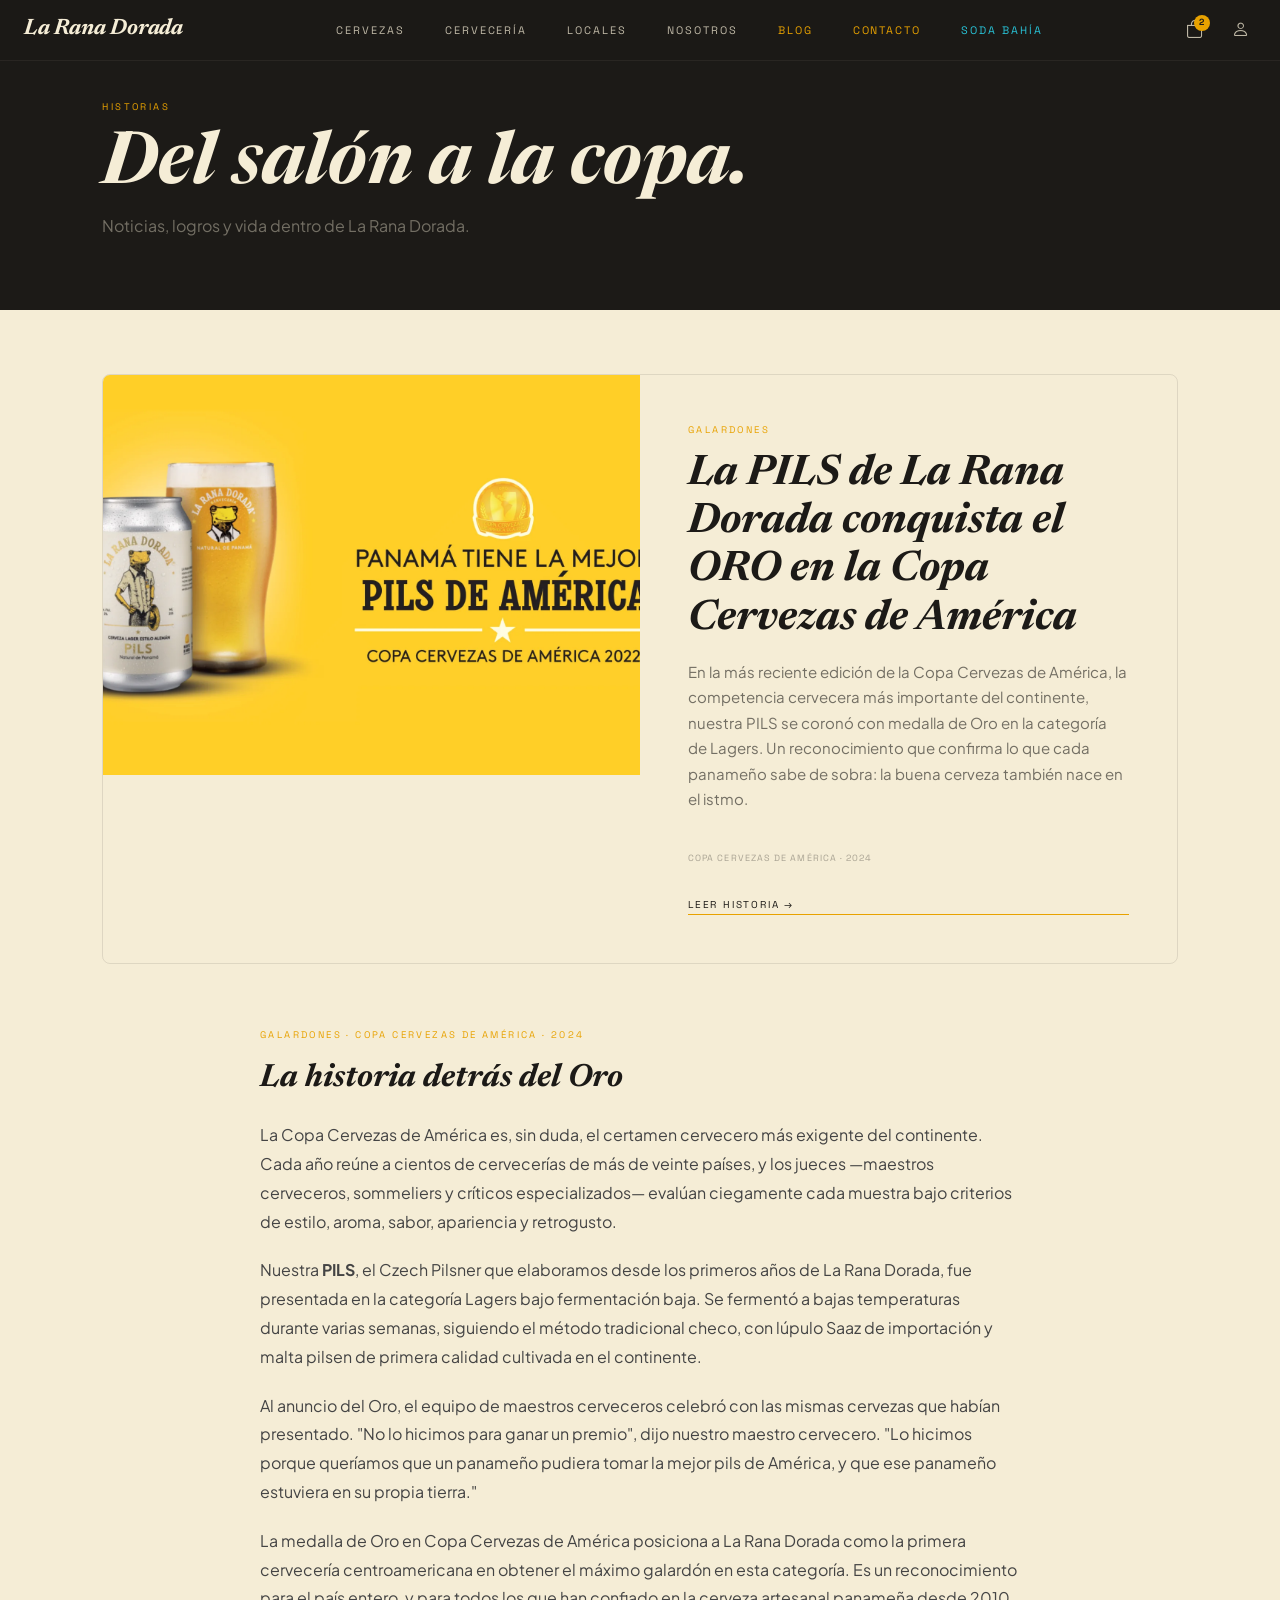
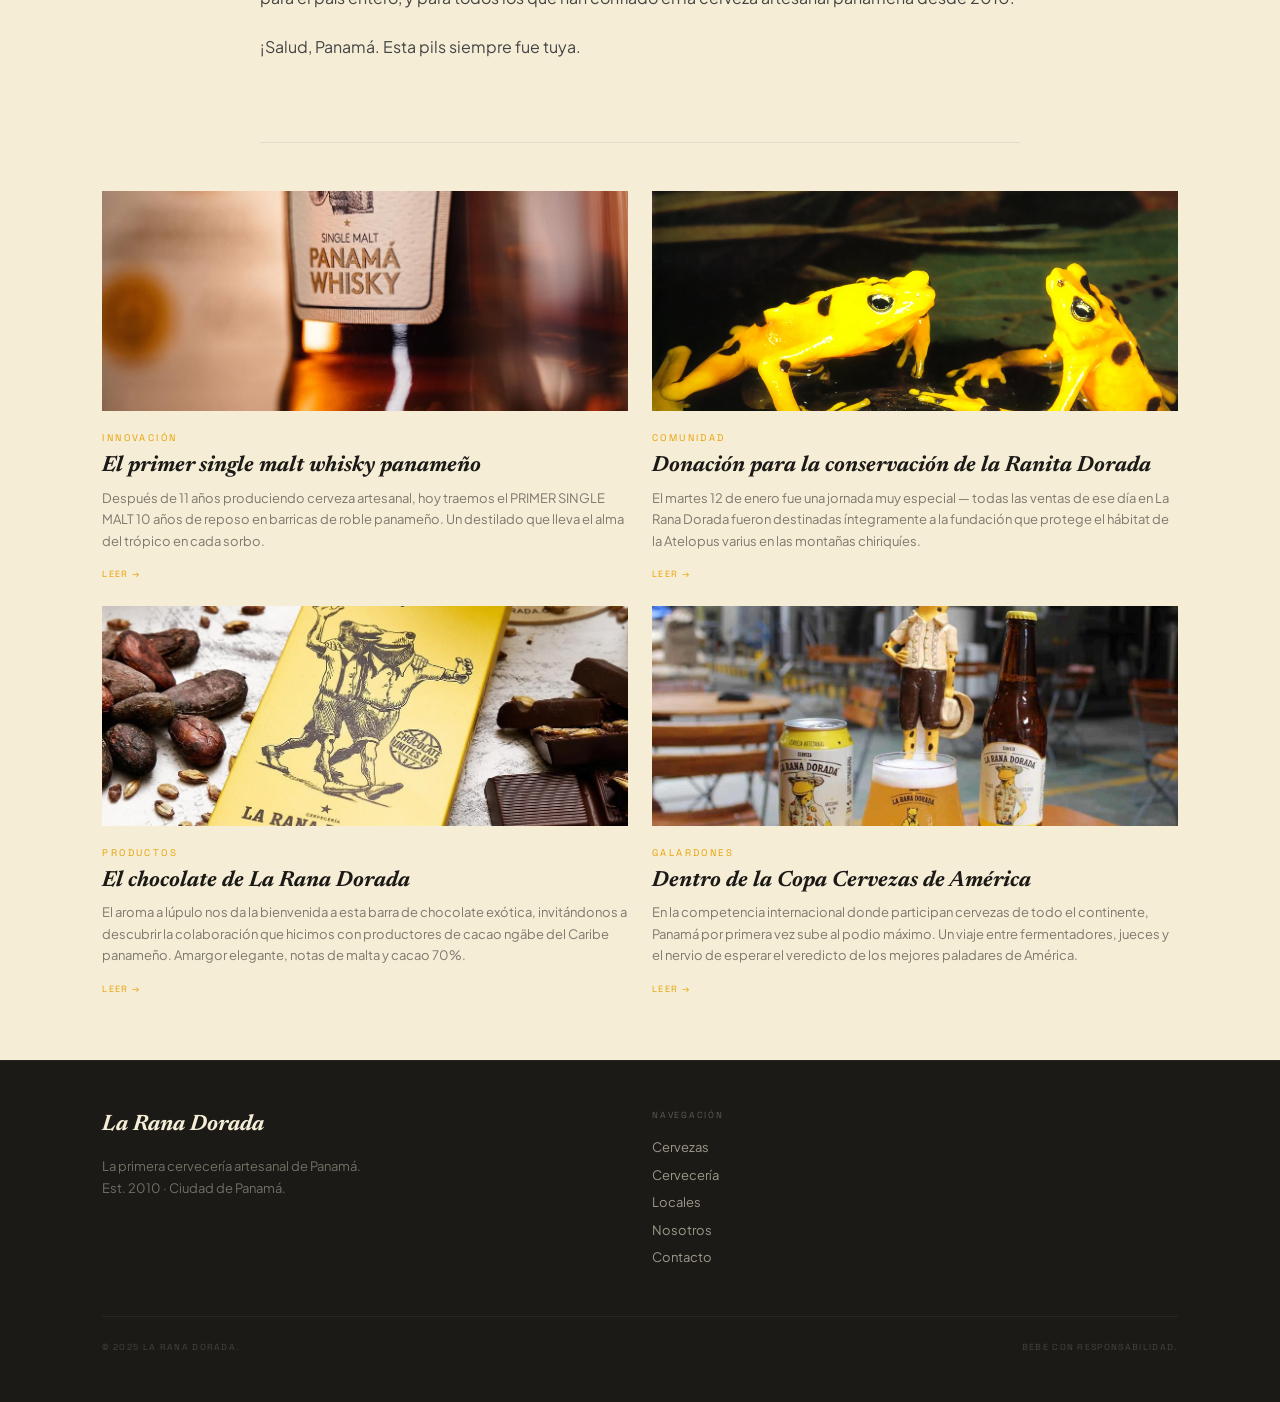
<file: blog.html>
<!DOCTYPE html>
<html lang="es">

<head>
  <meta charset="UTF-8">
  <meta name="viewport" content="width=device-width, initial-scale=1.0">
  <title>Blog — La Rana Dorada</title>
  <meta name="description"
    content="Historias, logros y vida dentro de La Rana Dorada. La PILS conquista el Oro en la Copa Cervezas de América, el primer whisky single malt panameño y más.">
  <link rel="stylesheet" href="https://cdn.jsdelivr.net/npm/bootstrap@5.3.3/dist/css/bootstrap.min.css">
  <link rel="stylesheet" href="https://cdn.jsdelivr.net/npm/bootstrap-icons@1.11.3/font/bootstrap-icons.min.css">
  <link
    href="https://fonts.googleapis.com/css2?family=Newsreader:ital,wght@0,400;0,700;1,400;1,700&family=Plus+Jakarta+Sans:wght@300;400;500;600&family=Space+Grotesk:wght@400;500;600;700&display=swap"
    rel="stylesheet">
  <link rel="stylesheet" href="styles.css">
  <style>
    /* Efecto hover de tarjeta de blog */
    .blog-card {
      transition: transform 0.2s ease;
    }

    .blog-card:hover {
      transform: translateY(-4px);
    }

    /* Line clamp for secondary cards */
    .line-clamp-3 {
      display: -webkit-box;
      -webkit-line-clamp: 3;
      line-clamp: 3;
      -webkit-box-orient: vertical;
      overflow: hidden;
    }
  </style>
</head>

<body style="background:var(--oscuro);">

  <!-- ══ BARRA DE NAVEGACION ══ -->
      <!-- Bootstrap: fixed-top -> barra fija/pegajosa -->
      <!-- Bootstrap: navbar-expand-lg -> navegacion Bootstrap -->
      <!-- Bootstrap: navbar -> navegacion Bootstrap -->
  <nav class="navbar navbar-expand-lg fixed-top"
    style="background: rgba(28,26,23,0.88); backdrop-filter: blur(10px); border-bottom: 1px solid rgba(245,237,214,0.06);">
      <!-- Bootstrap: px-4 -> espaciado utilitario -->
      <!-- Bootstrap: container-fluid -> contenedor responsivo -->
    <div class="container-fluid px-4">
      <!-- Bootstrap: navbar-brand -> navegacion Bootstrap -->
      <a class="navbar-brand font-news fw-bold fst-italic" href="index.html"
        style="color:var(--crema); font-size:1.4rem; letter-spacing:-0.01em;">
        La Rana Dorada
      </a>
      <!-- Bootstrap: navbar-toggler -> navegacion Bootstrap -->
      <!-- Bootstrap: border-0 -> bordes utilitarios -->
      <!-- Bootstrap: shadow-none -> sombras utilitarias -->
      <button class="navbar-toggler border-0 shadow-none" type="button" data-bs-toggle="collapse"
        data-bs-target="#navMain" style="color:var(--crema);">
        <i class="bi bi-list" style="font-size:1.5rem;"></i>
      </button>
      <!-- Bootstrap: collapse -> columna de grilla -->
      <!-- Bootstrap: navbar-collapse -> navegacion Bootstrap -->
      <div class="collapse navbar-collapse" id="navMain">
      <!-- Bootstrap: py-3 -> espaciado utilitario -->
      <!-- Bootstrap: navbar-nav -> navegacion Bootstrap -->
      <!-- Bootstrap: mx-auto -> espaciado utilitario -->
      <!-- Bootstrap: gap-2 -> utilidad Bootstrap -->
        <ul class="navbar-nav mx-auto gap-lg-4 gap-2 py-3 py-lg-0">
      <!-- Bootstrap: nav-item -> navegacion Bootstrap -->
      <!-- Bootstrap: nav-link -> navegacion Bootstrap -->
          <li class="nav-item"><a class="nav-link font-grotesk"
              style="font-size:0.68rem;letter-spacing:0.18em;text-transform:uppercase;color:rgba(245,237,214,0.75);"
              href="cervezas.html">Cervezas</a></li>
          <li class="nav-item"><a class="nav-link font-grotesk"
              style="font-size:0.68rem;letter-spacing:0.18em;text-transform:uppercase;color:rgba(245,237,214,0.75);"
              href="cerveceria.html">Cervecería</a></li>
          <li class="nav-item"><a class="nav-link font-grotesk"
              style="font-size:0.68rem;letter-spacing:0.18em;text-transform:uppercase;color:rgba(245,237,214,0.75);"
              href="locales.html">Locales</a></li>
          <li class="nav-item"><a class="nav-link font-grotesk"
              style="font-size:0.68rem;letter-spacing:0.18em;text-transform:uppercase;color:rgba(245,237,214,0.75);"
              href="nosotros.html">Nosotros</a></li>
          <li class="nav-item"><a class="nav-link font-grotesk nav-link-active"
              style="font-size:0.68rem;letter-spacing:0.18em;text-transform:uppercase;" href="blog.html">Blog</a></li>
          <li class="nav-item"><a class="nav-link font-grotesk"
              style="font-size:0.68rem;letter-spacing:0.18em;text-transform:uppercase;color:var(--oro);"
              href="contacto.html">Contacto</a></li>
          <li class="nav-item">
            <a class="nav-link font-grotesk" style="font-size:0.68rem; letter-spacing:0.18em; 
              text-transform:uppercase; color:#29C4D8;" href="sodabahia.html">Soda Bahía</a>
          </li>
        </ul>
      <!-- Bootstrap: align-items-center -> alineacion vertical flex -->
      <!-- Bootstrap: py-2 -> espaciado utilitario -->
      <!-- Bootstrap: gap-3 -> utilidad Bootstrap -->
      <!-- Bootstrap: d-flex -> utilidad de display -->
        <div class="d-flex align-items-center gap-3 py-2 py-lg-0">
      <!-- Bootstrap: position-relative -> posicionamiento utilitario -->
          <button class="nav-icon-btn position-relative" type="button" data-bs-toggle="offcanvas"
            data-bs-target="#cartDrawer" aria-controls="cartDrawer">
            <i class="bi bi-bag" style="font-size:1.1rem;"></i>
            <span class="cart-badge">2</span>
          </button>
          <button class="nav-icon-btn" type="button" data-bs-toggle="modal" data-bs-target="#authModal">
            <i class="bi bi-person" style="font-size:1.1rem;"></i>
          </button>
        </div>
      </div>
    </div>
  </nav>

  <!-- ══ ENCABEZADO ══ -->
  <header style="background:var(--oscuro);padding:100px 8% 56px;">
    <span class="label-tag">HISTORIAS</span>
    <h1 class="font-news fst-italic fw-bold"
      style="font-size:clamp(42px,8vw,72px);color:var(--crema);line-height:1;margin-top:16px;margin-bottom:12px;">
      Del salón a la copa.
    </h1>
    <p class="font-jakarta" style="font-size:16px;color:rgba(245,237,214,0.4);">
      Noticias, logros y vida dentro de La Rana Dorada.
    </p>
  </header>

  <!-- ══ CONTENIDO DEL BLOG ══ -->
  <main style="background:var(--crema);padding:64px 8%;">

    <!-- ── CARD PRINCIPAL (PILS → ORO) ── -->
    <article class="blog-card">
      <!-- Bootstrap: align-items-stretch -> alineacion vertical flex -->
      <!-- Bootstrap: row -> fila de grilla -->
      <div class="row g-0 align-items-stretch"
        style="border:0.5px solid rgba(28,26,23,0.1);border-radius:8px;overflow:hidden;">

        <!-- Imagen placeholder izquierda -->
      <!-- Bootstrap: col-12 -> columna de grilla -->
      <!-- Bootstrap: col-lg-6 -> columna de grilla -->
        <div class="col-12 col-lg-6">
          <div style="height:400px;background:#2A3A1A;display:flex;align-items:center;justify-content:center;">
            <img src="img/blog_foto_galardon.png" alt="La PILS de La Rana Dorada conquista el ORO"
              style="width:100%; height:100%; object-fit:cover; object-position:center; display:block;">
          </div>
        </div>

        <!-- Texto derecha -->
      <!-- Bootstrap: justify-content-center -> alineacion horizontal flex -->
        <div class="col-12 col-lg-6 d-flex flex-column justify-content-center" style="padding:48px;">
          <span class="label-tag" style="margin-bottom:12px;">GALARDONES</span>
          <h2 class="font-news fst-italic fw-bold"
            style="font-size:clamp(28px,3.5vw,42px);color:var(--oscuro);line-height:1.15;margin-bottom:16px;">
            La PILS de La Rana Dorada conquista el ORO en la Copa Cervezas de América
          </h2>
          <p class="font-jakarta" style="font-size:15px;color:rgba(28,26,23,0.6);margin-top:0;line-height:1.7;">
            En la más reciente edición de la Copa Cervezas de América, la competencia cervecera más importante del
            continente, nuestra PILS se coronó con medalla de Oro en la categoría de Lagers. Un reconocimiento que
            confirma lo que cada panameño sabe de sobra: la buena cerveza también nace en el istmo.
          </p>
          <p class="font-grotesk"
            style="font-size:9px;color:rgba(28,26,23,0.35);margin-top:24px;letter-spacing:0.12em;">COPA CERVEZAS DE
            AMÉRICA · 2024</p>
          <a href="#" class="font-grotesk"
            style="font-size:10px;letter-spacing:0.18em;text-transform:uppercase;color:var(--oscuro);border-bottom:1px solid var(--oro);padding-bottom:2px;display:inline-block;margin-top:16px;">
            Leer historia →
          </a>
        </div>
      </div>
    </article>

    <!-- ── ARTÍCULO COMPLETO: PILS ORO ── -->
    <div style="max-width:760px;margin:64px auto 0;padding-bottom:64px;border-bottom:1px solid rgba(28,26,23,0.08);">
      <span class="label-tag" style="margin-bottom:16px;">GALARDONES · COPA CERVEZAS DE AMÉRICA · 2024</span>
      <h3 class="font-news fst-italic fw-bold"
        style="font-size:32px;color:var(--oscuro);line-height:1.2;margin-bottom:24px;">
        La historia detrás del Oro
      </h3>
      <div class="font-jakarta" style="font-size:16px;color:#444;line-height:1.8;">
        <p style="margin-bottom:20px;">La Copa Cervezas de América es, sin duda, el certamen cervecero más exigente del
          continente. Cada año reúne a cientos de cervecerías de más de veinte países, y los jueces —maestros
          cerveceros, sommeliers y críticos especializados— evalúan ciegamente cada muestra bajo criterios de estilo,
          aroma, sabor, apariencia y retrogusto.</p>
        <p style="margin-bottom:20px;">Nuestra <strong>PILS</strong>, el Czech Pilsner que elaboramos desde los primeros
          años de La Rana Dorada, fue presentada en la categoría Lagers bajo fermentación baja. Se fermentó a bajas
          temperaturas durante varias semanas, siguiendo el método tradicional checo, con lúpulo Saaz de importación y
          malta pilsen de primera calidad cultivada en el continente.</p>
        <p style="margin-bottom:20px;">Al anuncio del Oro, el equipo de maestros cerveceros celebró con las mismas
          cervezas que habían presentado. "No lo hicimos para ganar un premio", dijo nuestro maestro cervecero. "Lo
          hicimos porque queríamos que un panameño pudiera tomar la mejor pils de América, y que ese panameño estuviera
          en su propia tierra."</p>
        <p style="margin-bottom:20px;">La medalla de Oro en Copa Cervezas de América posiciona a La Rana Dorada como la
          primera cervecería centroamericana en obtener el máximo galardón en esta categoría. Es un reconocimiento para
          el país entero, y para todos los que han confiado en la cerveza artesanal panameña desde 2010.</p>
        <p>¡Salud, Panamá. Esta pils siempre fue tuya.</p>
      </div>
    </div>

    <!-- ── GRID SECUNDARIO (4 CARDS 2×2) ── -->
      <!-- Bootstrap: mt-4 -> espaciado utilitario -->
    <div class="row g-4 mt-4">

      <!-- [2] Whisky -->
      <!-- Bootstrap: col-md-6 -> columna de grilla -->
      <div class="col-12 col-md-6">
      <!-- Bootstrap: h-100 -> dimension utilitaria -->
        <article class="blog-card h-100">
          <!-- Imagen placeholder -->
          <div
            style="height:220px;background:#3A2A1A;border-radius:4px;display:flex;align-items:center;justify-content:center;">
            <img src="img/blog_foto_whisky.jpg" alt="El primer single malt whisky panameño"
              style="width:100%; height:100%; object-fit:cover; object-position:center; display:block;">
          </div>
          <span class="label-tag" style="margin-top:20px;margin-bottom:8px;">INNOVACIÓN</span>
          <h3 class="font-news fst-italic fw-bold"
            style="font-size:22px;color:var(--oscuro);line-height:1.2;margin-bottom:8px;">
            El primer single malt whisky panameño
          </h3>
          <p class="font-jakarta line-clamp-3"
            style="font-size:13px;color:rgba(28,26,23,0.55);margin-top:8px;line-height:1.65;">
            Después de 11 años produciendo cerveza artesanal, hoy traemos el PRIMER SINGLE MALT 10 años de reposo en
            barricas de roble panameño. Un destilado que lleva el alma del trópico en cada sorbo.
          </p>
      <!-- Bootstrap: d-block -> utilidad de display -->
          <a href="#" class="font-grotesk d-block"
            style="font-size:9px;letter-spacing:0.15em;text-transform:uppercase;color:var(--oro);margin-top:16px;">Leer
            →</a>
        </article>
      </div>

      <!-- [3] Ranita -->
      <div class="col-12 col-md-6">
        <article class="blog-card h-100">
          <div
            style="height:220px;background:#1A3A2A;border-radius:4px;display:flex;align-items:center;justify-content:center;">
            <img src="img/blog_foto_conservacion.png" alt="Donación para la conservación de la Ranita Dorada"
              style="width:100%; height:100%; object-fit:cover; object-position:center; display:block;">
          </div>
          <span class="label-tag" style="margin-top:20px;margin-bottom:8px;">COMUNIDAD</span>
          <h3 class="font-news fst-italic fw-bold"
            style="font-size:22px;color:var(--oscuro);line-height:1.2;margin-bottom:8px;">
            Donación para la conservación de la Ranita Dorada
          </h3>
          <p class="font-jakarta line-clamp-3"
            style="font-size:13px;color:rgba(28,26,23,0.55);margin-top:8px;line-height:1.65;">
            El martes 12 de enero fue una jornada muy especial — todas las ventas de ese día en La Rana Dorada fueron
            destinadas íntegramente a la fundación que protege el hábitat de la Atelopus varius en las montañas
            chiriquíes.
          </p>
          <a href="#" class="font-grotesk d-block"
            style="font-size:9px;letter-spacing:0.15em;text-transform:uppercase;color:var(--oro);margin-top:16px;">Leer
            →</a>
        </article>
      </div>

      <!-- [4] Chocolate -->
      <div class="col-12 col-md-6">
        <article class="blog-card h-100">
          <div
            style="height:220px;background:#2A1A0A;border-radius:4px;display:flex;align-items:center;justify-content:center;">
            <img src="img/blog_foto_chocolate.png" alt="El chocolate de La Rana Dorada"
              style="width:100%; height:100%; object-fit:cover; object-position:center; display:block;">
          </div>
          <span class="label-tag" style="margin-top:20px;margin-bottom:8px;">PRODUCTOS</span>
          <h3 class="font-news fst-italic fw-bold"
            style="font-size:22px;color:var(--oscuro);line-height:1.2;margin-bottom:8px;">
            El chocolate de La Rana Dorada
          </h3>
          <p class="font-jakarta line-clamp-3"
            style="font-size:13px;color:rgba(28,26,23,0.55);margin-top:8px;line-height:1.65;">
            El aroma a lúpulo nos da la bienvenida a esta barra de chocolate exótica, invitándonos a descubrir la
            colaboración que hicimos con productores de cacao ngäbe del Caribe panameño. Amargor elegante, notas de
            malta y cacao 70%.
          </p>
          <a href="#" class="font-grotesk d-block"
            style="font-size:9px;letter-spacing:0.15em;text-transform:uppercase;color:var(--oro);margin-top:16px;">Leer
            →</a>
        </article>
      </div>

      <!-- [5] Copa -->
      <div class="col-12 col-md-6">
        <article class="blog-card h-100">
          <div
            style="height:220px;background:#1A1A3A;border-radius:4px;display:flex;align-items:center;justify-content:center;">
            <img src="img/blog_foto_copa.png" alt="Dentro de la Copa Cervezas de América"
              style="width:100%; height:100%; object-fit:cover; object-position:center; display:block;">
          </div>
          <span class="label-tag" style="margin-top:20px;margin-bottom:8px;">GALARDONES</span>
          <h3 class="font-news fst-italic fw-bold"
            style="font-size:22px;color:var(--oscuro);line-height:1.2;margin-bottom:8px;">
            Dentro de la Copa Cervezas de América
          </h3>
          <p class="font-jakarta line-clamp-3"
            style="font-size:13px;color:rgba(28,26,23,0.55);margin-top:8px;line-height:1.65;">
            En la competencia internacional donde participan cervezas de todo el continente, Panamá por primera vez sube
            al podio máximo. Un viaje entre fermentadores, jueces y el nervio de esperar el veredicto de los mejores
            paladares de América.
          </p>
          <a href="#" class="font-grotesk d-block"
            style="font-size:9px;letter-spacing:0.15em;text-transform:uppercase;color:var(--oro);margin-top:16px;">Leer
            →</a>
        </article>
      </div>

    </div><!-- /row -->
  </main>

  <!-- ══ PIE DE PAGINA ══ -->
  <footer>
    <div class="row g-4">
      <!-- Bootstrap: col-md-4 -> columna de grilla -->
      <div class="col-12 col-md-4">
        <p class="font-news fst-italic fw-bold" style="font-size:1.4rem;color:var(--crema);margin-bottom:12px;">La Rana
          Dorada</p>
        <p class="font-jakarta" style="font-size:13px;color:rgba(245,237,214,0.4);line-height:1.7;">La primera
          cervecería artesanal de Panamá.<br>Est. 2010 · Ciudad de Panamá.</p>
      </div>
      <!-- Bootstrap: col-md-2 -> columna de grilla -->
      <!-- Bootstrap: col-6 -> columna de grilla -->
      <div class="col-6 col-md-2 offset-md-2">
        <p class="font-grotesk"
          style="font-size:0.55rem;letter-spacing:0.2em;text-transform:uppercase;color:rgba(245,237,214,0.3);margin-bottom:16px;">
          Navegación</p>
        <div class="d-flex flex-column gap-2">
          <a href="cervezas.html" class="font-jakarta" style="font-size:13px;color:rgba(245,237,214,0.6);">Cervezas</a>
          <a href="cerveceria.html" class="font-jakarta"
            style="font-size:13px;color:rgba(245,237,214,0.6);">Cervecería</a>
          <a href="locales.html" class="font-jakarta" style="font-size:13px;color:rgba(245,237,214,0.6);">Locales</a>
          <a href="nosotros.html" class="font-jakarta" style="font-size:13px;color:rgba(245,237,214,0.6);">Nosotros</a>
          <a href="contacto.html" class="font-jakarta" style="font-size:13px;color:rgba(245,237,214,0.6);">Contacto</a>
        </div>
      </div>
    </div>
      <!-- Bootstrap: mt-5 -> espaciado utilitario -->
      <!-- Bootstrap: pt-4 -> espaciado utilitario -->
      <!-- Bootstrap: justify-content-between -> alineacion horizontal flex -->
    <div class="d-flex justify-content-between align-items-center mt-5 pt-4"
      style="border-top:1px solid rgba(245,237,214,0.06);">
      <p class="font-grotesk"
        style="font-size:0.55rem;letter-spacing:0.15em;text-transform:uppercase;color:rgba(245,237,214,0.2);margin:0;">©
        2025 La Rana Dorada.</p>
      <p class="font-grotesk"
        style="font-size:0.55rem;letter-spacing:0.15em;text-transform:uppercase;color:rgba(245,237,214,0.2);margin:0;">
        Bebe con responsabilidad.</p>
    </div>
  </footer>

  <!-- ══ CARRITO LATERAL ══ -->
      <!-- Bootstrap: offcanvas -> panel lateral -->
      <!-- Bootstrap: offcanvas-end -> panel lateral -->
  <div class="offcanvas offcanvas-end" tabindex="-1" id="cartDrawer" aria-labelledby="cartDrawerLabel"
    style="width:380px; background:var(--crema); border-left:0.5px solid rgba(28,26,23,0.1);">
      <!-- Bootstrap: offcanvas-header -> panel lateral -->
    <div class="offcanvas-header" style="border-bottom:1px solid rgba(28,26,23,0.08); padding:24px 28px;">
      <div><span
          style="font-family:'Space Grotesk',sans-serif; font-size:0.6rem; letter-spacing:0.2em; text-transform:uppercase; color:rgba(28,26,23,0.4); display:block; margin-bottom:4px;">TU
          PEDIDO</span>
        <h5 id="cartDrawerLabel"
          style="font-family:'Newsreader',serif; font-style:italic; font-weight:700; font-size:1.4rem; color:var(--oscuro); margin:0;">
          Carrito</h5>
      </div>
      <!-- Bootstrap: btn-close -> boton Bootstrap -->
      <button type="button" class="btn-close" data-bs-dismiss="offcanvas" style="filter:invert(0.3);"></button>
    </div>
      <!-- Bootstrap: offcanvas-body -> panel lateral -->
    <div class="offcanvas-body" style="padding:0; display:flex; flex-direction:column;">
      <div style="flex:1; overflow-y:auto; padding:8px 0;">
        <div class="cart-item">
          <div class="cart-item-color" style="background:#2A1008;"></div>
          <div class="cart-item-info"><span class="cart-item-name">Pedro Mandinga Red Ale</span><span
              class="cart-item-variant">Lata 473ml</span></div>
          <div class="cart-item-right"><span class="cart-item-price">$3.50</span>
            <div class="cart-cantidad"><span class="cart-cantidad-btn">−</span><span
                class="cart-cantidad-num">1</span><span class="cart-cantidad-btn">+</span></div>
          </div>
        </div>
        <div class="cart-item">
          <div class="cart-item-color" style="background:#E8A200;"></div>
          <div class="cart-item-info"><span class="cart-item-name">Golden Ale</span><span class="cart-item-variant">Lata
              473ml × 6-Pack</span></div>
          <div class="cart-item-right"><span class="cart-item-price">$18.00</span>
            <div class="cart-cantidad"><span class="cart-cantidad-btn">−</span><span
                class="cart-cantidad-num">1</span><span class="cart-cantidad-btn">+</span></div>
          </div>
        </div>
      </div>
      <div
        style="padding:16px 24px; border-top:1px solid rgba(28,26,23,0.07); border-bottom:1px solid rgba(28,26,23,0.07);">
        <span
          style="font-family:'Space Grotesk',sans-serif; font-size:0.55rem; letter-spacing:0.15em; text-transform:uppercase; color:rgba(28,26,23,0.35); display:block; margin-bottom:8px;">NOTA
          (OPCIONAL)</span><textarea rows="2" placeholder="Instrucciones especiales..."
          style="width:100%; background:#FAFAF7; border:0.5px solid rgba(28,26,23,0.12); border-radius:4px; padding:10px 14px; font-family:'Plus Jakarta Sans',sans-serif; font-size:0.8rem; color:var(--oscuro); resize:none; outline:none;"></textarea>
      </div>
      <div style="padding:24px 28px;">
      <!-- Bootstrap: align-items-baseline -> alineacion vertical flex -->
      <!-- Bootstrap: mb-3 -> espaciado utilitario -->
        <div class="d-flex justify-content-between align-items-baseline mb-3"><span
            style="font-family:'Space Grotesk',sans-serif; font-size:0.6rem; letter-spacing:0.15em; text-transform:uppercase; color:rgba(28,26,23,0.4);">SUBTOTAL</span><span
            style="font-family:'Newsreader',serif; font-weight:700; font-size:1.4rem; color:var(--oscuro);">$21.50</span>
      <!-- Bootstrap: text-center -> utilidad de texto -->
        </div><a href="#" class="d-block text-center"
          style="background:var(--oscuro); color:var(--crema); font-family:'Space Grotesk',sans-serif; font-weight:700; font-size:0.65rem; letter-spacing:0.2em; text-transform:uppercase; padding:16px; border-radius:3px; text-decoration:none;">PROCEDER
      <!-- Bootstrap: mt-2 -> espaciado utilitario -->
          AL PAGO →</a><a href="#" class="d-block text-center mt-2"
          style="font-family:'Space Grotesk',sans-serif; font-size:0.6rem; letter-spacing:0.15em; text-transform:uppercase; color:rgba(28,26,23,0.35); text-decoration:none; padding:8px;">SEGUIR
          COMPRANDO</a>
      </div>
    </div>
  </div>

  <!-- ══ MODAL DE AUTENTICACION ══ -->
      <!-- Bootstrap: modal -> ventana modal -->
  <div class="modal fade" id="authModal" tabindex="-1" aria-labelledby="authModalLabel" aria-hidden="true">
      <!-- Bootstrap: modal-dialog -> ventana modal -->
      <!-- Bootstrap: modal-dialog-centered -> ventana modal -->
    <div class="modal-dialog modal-dialog-centered" style="max-width:440px;">
      <!-- Bootstrap: modal-content -> ventana modal -->
      <div class="modal-content"
        style="background:var(--crema); border:0.5px solid rgba(28,26,23,0.12); border-radius:8px; overflow:hidden; box-shadow:0 24px 64px rgba(0,0,0,0.12);">
        <div style="background:var(--oscuro); padding:32px 36px 0; position:relative;"><button type="button"
      <!-- Bootstrap: position-absolute -> posicionamiento utilitario -->
      <!-- Bootstrap: btn-close-white -> boton Bootstrap -->
            class="btn-close btn-close-white position-absolute" data-bs-dismiss="modal"
            style="top:16px; right:16px; opacity:0.5;"></button><span
            style="font-family:'Space Grotesk',sans-serif; font-size:0.55rem; letter-spacing:0.2em; text-transform:uppercase; color:var(--oro); display:block; margin-bottom:8px;">LA
            RANA DORADA</span>
          <h2
            style="font-family:'Newsreader',serif; font-style:italic; font-weight:700; font-size:1.8rem; color:var(--crema); margin-bottom:24px;">
            Tu cuenta</h2>
      <!-- Bootstrap: nav -> navegacion Bootstrap -->
      <!-- Bootstrap: nav-tabs -> navegacion Bootstrap -->
          <ul class="nav nav-tabs border-0 gap-3" role="tablist">
            <li class="nav-item" role="presentation"><button class="auth-tab active" data-bs-toggle="tab"
                data-bs-target="#loginPanel" type="button" role="tab">Iniciar Sesión</button></li>
            <li class="nav-item" role="presentation"><button class="auth-tab" data-bs-toggle="tab"
                data-bs-target="#registerPanel" type="button" role="tab">Registrarse</button></li>
          </ul>
        </div>
        <div class="tab-content" style="padding:32px 36px;">
          <div class="tab-pane fade show active" id="loginPanel" role="tabpanel">
      <!-- Bootstrap: mb-4 -> espaciado utilitario -->
            <div class="mb-4"><label class="auth-label">Correo electrónico</label><input type="email" class="auth-input"
                placeholder="tu@email.com"></div>
            <div class="mb-4"><label class="auth-label">Contraseña</label><input type="password" class="auth-input"
                placeholder="••••••••"></div><a href="profile.html"
              style="display:block; width:100%; text-align:center; background:var(--oscuro); color:var(--crema); font-family:'Space Grotesk',sans-serif; font-weight:700; font-size:0.65rem; letter-spacing:0.2em; text-transform:uppercase; padding:16px; border-radius:3px; text-decoration:none; margin-bottom:16px;">ENTRAR
              →</a>
            <p
              style="font-family:'Plus Jakarta Sans',sans-serif; font-size:0.75rem; color:rgba(28,26,23,0.4); text-align:center; margin:0;">
              ¿Olvidaste tu contraseña? <span style="color:var(--oro); cursor:pointer;">Recupérala aquí</span></p>
          </div>
          <div class="tab-pane fade" id="registerPanel" role="tabpanel">
            <div class="row g-3 mb-3">
              <div class="col-6"><label class="auth-label">Nombre</label><input type="text" class="auth-input"
                  placeholder="Tu nombre"></div>
              <div class="col-6"><label class="auth-label">Apellido</label><input type="text" class="auth-input"
                  placeholder="Tu apellido"></div>
            </div>
            <div class="mb-3"><label class="auth-label">Correo electrónico</label><input type="email" class="auth-input"
                placeholder="tu@email.com"></div>
            <div class="mb-4"><label class="auth-label">Contraseña</label><input type="password" class="auth-input"
                placeholder="Mínimo 8 caracteres"></div><a href="profile.html"
              style="display:block; width:100%; text-align:center; background:var(--oro); color:var(--oscuro); font-family:'Space Grotesk',sans-serif; font-weight:700; font-size:0.65rem; letter-spacing:0.2em; text-transform:uppercase; padding:16px; border-radius:3px; text-decoration:none;">CREAR
              CUENTA →</a>
          </div>
        </div>
      </div>
    </div>
  </div>

  <script src="https://cdn.jsdelivr.net/npm/bootstrap@5.3.3/dist/js/bootstrap.bundle.min.js"></script>
</body>

</html>
</file>
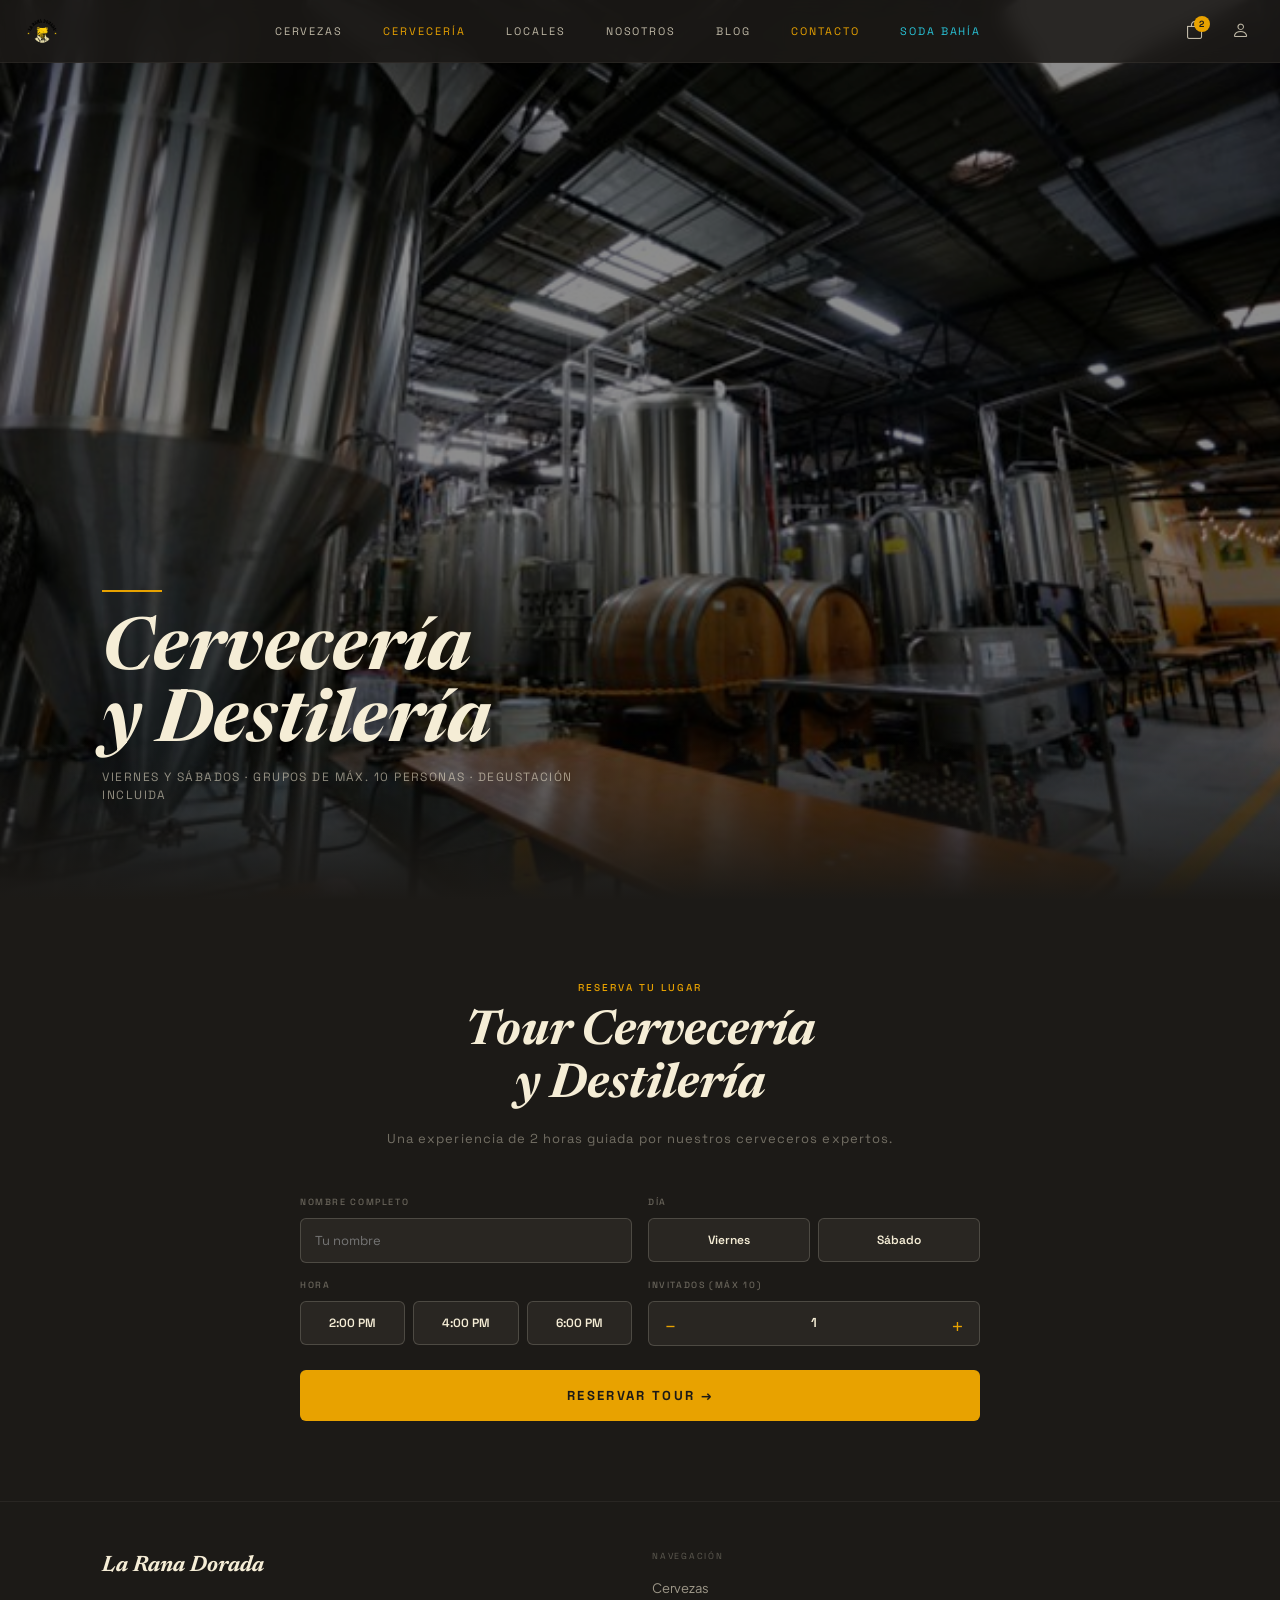
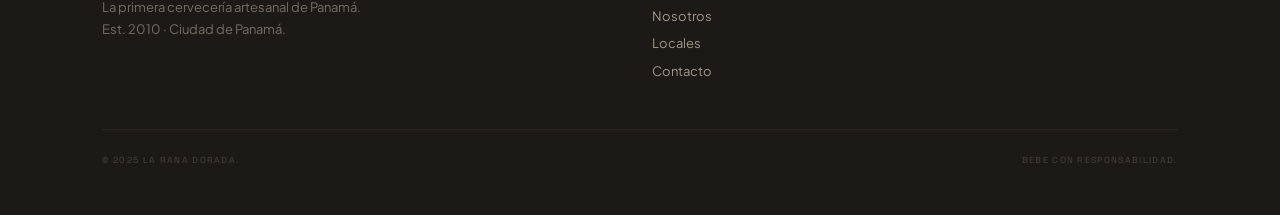
<file: cerveceria.html>
<!DOCTYPE html>
<html lang="es">
<head>
  <meta charset="UTF-8">
  <meta name="viewport" content="width=device-width, initial-scale=1.0">
  <title>Cervecería y Destilería — La Rana Dorada</title>
  <meta name="description" content="Reserva tu lugar en el Tour Cervecería y Destilería de La Rana Dorada. Viernes y sábados, grupos de máximo 10 personas. Degustación incluida.">
  <link rel="stylesheet" href="https://cdn.jsdelivr.net/npm/bootstrap@5.3.3/dist/css/bootstrap.min.css">
  <link rel="stylesheet" href="https://cdn.jsdelivr.net/npm/bootstrap-icons@1.11.3/font/bootstrap-icons.min.css">
  <link href="https://fonts.googleapis.com/css2?family=Newsreader:ital,wght@0,400;0,700;1,400;1,700&family=Plus+Jakarta+Sans:wght@300;400;500;600&family=Space+Grotesk:wght@400;500;600;700&display=swap" rel="stylesheet">
  <link rel="stylesheet" href="styles.css">
</head>
<body style="background:var(--oscuro);">

  <!-- ══ BARRA DE NAVEGACION ══ -->
      <!-- Bootstrap: navbar-expand-lg -> navegacion Bootstrap -->
      <!-- Bootstrap: fixed-top -> barra fija/pegajosa -->
      <!-- Bootstrap: navbar -> navegacion Bootstrap -->
  <nav class="navbar navbar-expand-lg fixed-top"
       style="background: rgba(28,26,23,0.88); backdrop-filter: blur(10px); border-bottom: 1px solid rgba(245,237,214,0.06);">
      <!-- Bootstrap: px-4 -> espaciado utilitario -->
      <!-- Bootstrap: container-fluid -> contenedor responsivo -->
    <div class="container-fluid px-4">
      <!-- Bootstrap: navbar-brand -> navegacion Bootstrap -->
      <a class="navbar-brand font-news fw-bold fst-italic" href="index.html"
         style="color:var(--crema); font-size:1.4rem; letter-spacing:-0.01em;">
        <img src="img/logo.png" alt="La Rana Dorada" style="height:36px;width:auto;">
      </a>
      <!-- Bootstrap: border-0 -> bordes utilitarios -->
      <!-- Bootstrap: shadow-none -> sombras utilitarias -->
      <!-- Bootstrap: navbar-toggler -> navegacion Bootstrap -->
      <button class="navbar-toggler border-0 shadow-none" type="button"
              data-bs-toggle="collapse" data-bs-target="#navMain"
              style="color:var(--crema);">
        <i class="bi bi-list" style="font-size:1.5rem;"></i>
      </button>
      <!-- Bootstrap: collapse -> columna de grilla -->
      <!-- Bootstrap: navbar-collapse -> navegacion Bootstrap -->
      <div class="collapse navbar-collapse" id="navMain">
      <!-- Bootstrap: navbar-nav -> navegacion Bootstrap -->
      <!-- Bootstrap: mx-auto -> espaciado utilitario -->
      <!-- Bootstrap: py-3 -> espaciado utilitario -->
      <!-- Bootstrap: gap-2 -> utilidad Bootstrap -->
        <ul class="navbar-nav mx-auto gap-lg-4 gap-2 py-3 py-lg-0">
      <!-- Bootstrap: nav-link -> navegacion Bootstrap -->
      <!-- Bootstrap: nav-item -> navegacion Bootstrap -->
          <li class="nav-item"><a class="nav-link font-grotesk" style="font-size:0.68rem;letter-spacing:0.18em;text-transform:uppercase;color:rgba(245,237,214,0.75);" href="cervezas.html">Cervezas</a></li>
          <li class="nav-item"><a class="nav-link font-grotesk nav-link-active" style="font-size:0.68rem;letter-spacing:0.18em;text-transform:uppercase;" href="cerveceria.html">Cervecería</a></li>
          <li class="nav-item"><a class="nav-link font-grotesk" style="font-size:0.68rem;letter-spacing:0.18em;text-transform:uppercase;color:rgba(245,237,214,0.75);" href="locales.html">Locales</a></li>
          <li class="nav-item"><a class="nav-link font-grotesk" style="font-size:0.68rem;letter-spacing:0.18em;text-transform:uppercase;color:rgba(245,237,214,0.75);" href="nosotros.html">Nosotros</a></li>
          <li class="nav-item"><a class="nav-link font-grotesk" style="font-size:0.68rem;letter-spacing:0.18em;text-transform:uppercase;color:rgba(245,237,214,0.75);" href="blog.html">Blog</a></li>
          <li class="nav-item"><a class="nav-link font-grotesk" style="font-size:0.68rem;letter-spacing:0.18em;text-transform:uppercase;color:var(--oro);" href="contacto.html">Contacto</a></li>  <li class="nav-item">
    <a class="nav-link font-grotesk"
       style="font-size:0.68rem; letter-spacing:0.18em; 
              text-transform:uppercase; color:#29C4D8;"
      href="sodabahia.html">Soda Bahía</a>
  </li>
        </ul>
      <!-- Bootstrap: py-2 -> espaciado utilitario -->
      <!-- Bootstrap: d-flex -> utilidad de display -->
      <!-- Bootstrap: align-items-center -> alineacion vertical flex -->
      <!-- Bootstrap: gap-3 -> utilidad Bootstrap -->
        <div class="d-flex align-items-center gap-3 py-2 py-lg-0">
      <!-- Bootstrap: position-relative -> posicionamiento utilitario -->
          <button class="nav-icon-btn position-relative" type="button"
                  data-bs-toggle="offcanvas" data-bs-target="#cartDrawer" aria-controls="cartDrawer">
            <i class="bi bi-bag" style="font-size:1.1rem;"></i>
            <span class="cart-badge">2</span>
          </button>
          <button class="nav-icon-btn" type="button"
                  data-bs-toggle="modal" data-bs-target="#authModal">
            <i class="bi bi-person" style="font-size:1.1rem;"></i>
          </button>
        </div>
      </div>
    </div>
  </nav>

  <!-- ══ HERO ══ -->
  <section class="brew-hero">
    <img src="img/foto_cerveceria.jpg" alt="Cervecería y Destilería" style="position:absolute;inset:0;width:100%;height:100%;object-fit:cover;object-position:center;display:block;z-index:0;">
    <div class="brew-hero-overlay"></div>
    <div class="brew-hero-fade"></div>
      <!-- Bootstrap: position-absolute -> posicionamiento utilitario -->
    <div class="position-absolute" style="bottom:0;left:0;right:0;z-index:2;padding-bottom:80px;padding-left:8%;">
      <div style="width:60px;height:2px;background:var(--oro);margin-bottom:24px;"></div>
      <h1 class="font-news fst-italic fw-bold" style="font-size:clamp(40px,8vw,72px);color:var(--crema);line-height:1;margin-bottom:8px;">
        Cervecería<br>y Destilería
      </h1>
      <p class="font-grotesk" style="font-size:12px;color:rgba(245,237,214,0.55);letter-spacing:0.12em;text-transform:uppercase;max-width:500px;">
        Viernes y Sábados · Grupos de máx. 10 personas · Degustación incluida
      </p>
    </div>
  </section>

  <!-- ══ FORMULARIO DE RESERVA ══ -->
  <section style="background:var(--oscuro);padding:80px 24px;">
    <div style="max-width:680px;margin:0 auto;">

      <!-- Encabezado -->
      <!-- Bootstrap: mb-5 -> espaciado utilitario -->
      <!-- Bootstrap: text-center -> utilidad de texto -->
      <div class="text-center mb-5">
      <!-- Bootstrap: d-block -> utilidad de display -->
        <span class="font-grotesk d-block" style="font-size:10px;font-weight:500;letter-spacing:0.2em;text-transform:uppercase;color:var(--oro);margin-bottom:12px;">
          Reserva tu lugar
        </span>
        <h2 class="font-news fst-italic fw-bold" style="font-size:clamp(32px,5vw,48px);color:var(--crema);line-height:1.1;margin-bottom:16px;">
          Tour Cervecería<br>y Destilería
        </h2>
        <p class="font-grotesk" style="font-size:13px;color:rgba(245,237,214,0.4);letter-spacing:0.08em;">
          Una experiencia de 2 horas guiada por nuestros cerveceros expertos.
        </p>
      </div>

      <!-- STEP 1: FORM -->
      <div id="step1" class="step active">
      <!-- Bootstrap: mb-4 -> espaciado utilitario -->
      <!-- Bootstrap: row -> fila de grilla -->
        <div class="row g-3 mb-4">

          <!-- Nombre -->
      <!-- Bootstrap: col-md-6 -> columna de grilla -->
      <!-- Bootstrap: col-12 -> columna de grilla -->
          <div class="col-12 col-md-6">
      <!-- Bootstrap: mb-2 -> espaciado utilitario -->
            <label class="font-grotesk d-block mb-2" style="font-size:9px;font-weight:500;letter-spacing:0.18em;text-transform:uppercase;color:rgba(245,237,214,0.35);">Nombre Completo</label>
            <input type="text" id="name-input" class="brew-input" placeholder="Tu nombre">
          </div>

          <!-- Día -->
          <div class="col-12 col-md-6">
            <label class="font-grotesk d-block mb-2" style="font-size:9px;font-weight:500;letter-spacing:0.18em;text-transform:uppercase;color:rgba(245,237,214,0.35);">Día</label>
            <div class="d-flex gap-2">
              <button class="day-btn" id="btn-viernes" onclick="seleccionarDia('viernes')">Viernes</button>
              <button class="day-btn" id="btn-sabado"  onclick="seleccionarDia('sabado')">Sábado</button>
            </div>
          </div>

          <!-- Hora -->
          <div class="col-12 col-md-6">
            <label class="font-grotesk d-block mb-2" style="font-size:9px;font-weight:500;letter-spacing:0.18em;text-transform:uppercase;color:rgba(245,237,214,0.35);">Hora</label>
            <div class="d-flex gap-2">
              <button class="time-btn" id="btn-2pm" onclick="seleccionarHora('2:00 PM')">2:00 PM</button>
              <button class="time-btn" id="btn-4pm" onclick="seleccionarHora('4:00 PM')">4:00 PM</button>
              <button class="time-btn" id="btn-6pm" onclick="seleccionarHora('6:00 PM')">6:00 PM</button>
            </div>
          </div>

          <!-- Invitados -->
          <div class="col-12 col-md-6">
            <label class="font-grotesk d-block mb-2" style="font-size:9px;font-weight:500;letter-spacing:0.18em;text-transform:uppercase;color:rgba(245,237,214,0.35);">Invitados (máx 10)</label>
            <div class="cantidad-control">
              <button class="cantidad-btn" onclick="cambiarInvitados(-1)">−</button>
              <span class="cantidad-val" id="guests-val">1</span>
              <button class="cantidad-btn" onclick="cambiarInvitados(1)">+</button>
            </div>
          </div>
        </div>

        <button class="brew-submit-btn" onclick="handleSubmit()">Reservar Tour →</button>
      </div>

      <!-- STEP 2: PRINTING -->
      <div id="step2" class="step" style="padding:60px 0;text-align:center;">
        <span class="font-grotesk d-block" style="font-size:10px;font-weight:500;letter-spacing:0.2em;text-transform:uppercase;color:rgba(245,237,214,0.3);margin-bottom:20px;">
          Imprimiendo tu ticket...
        </span>
        <div class="progress-bar-anim">
          <div class="progress-fill" id="progress-fill"></div>
        </div>
      </div>

      <!-- STEP 3: TICKET -->
      <div id="step3" class="step">
        <div class="ticket-card">
          <div class="ticket-left">
            <span class="font-grotesk d-block" style="font-size:9px;font-weight:700;letter-spacing:0.18em;text-transform:uppercase;color:var(--oro);margin-bottom:8px;">
              La Rana Dorada · Tour
            </span>
            <h2 class="font-news fst-italic fw-bold" style="font-size:32px;color:var(--crema);line-height:1.2;margin-bottom:20px;">
              Tour Cervecería<br>y Destilería
            </h2>
            <div>
              <div class="ticket-row bordered">
                <span class="font-grotesk" style="font-size:9px;font-weight:500;letter-spacing:0.12em;text-transform:uppercase;color:rgba(245,237,214,0.3);">Pasajero</span>
                <span class="font-grotesk fw-bold" style="font-size:13px;color:var(--crema);" id="t-name">—</span>
              </div>
              <div class="ticket-row bordered">
                <span class="font-grotesk" style="font-size:9px;font-weight:500;letter-spacing:0.12em;text-transform:uppercase;color:rgba(245,237,214,0.3);">Día</span>
                <span class="font-grotesk fw-bold" style="font-size:13px;color:var(--crema);" id="t-day">—</span>
              </div>
              <div class="ticket-row bordered">
                <span class="font-grotesk" style="font-size:9px;font-weight:500;letter-spacing:0.12em;text-transform:uppercase;color:rgba(245,237,214,0.3);">Hora</span>
                <span class="font-grotesk fw-bold" style="font-size:13px;color:var(--crema);" id="t-time">—</span>
              </div>
              <div class="ticket-row">
                <span class="font-grotesk" style="font-size:9px;font-weight:500;letter-spacing:0.12em;text-transform:uppercase;color:rgba(245,237,214,0.3);">Invitados</span>
                <span class="font-grotesk fw-bold" style="font-size:13px;color:var(--crema);" id="t-guests">—</span>
              </div>
            </div>
            <div style="margin-top:16px;padding-top:16px;border-top:0.5px solid rgba(245,237,214,0.1);font-family:'Newsreader',serif;font-style:italic;font-size:11px;color:rgba(245,237,214,0.3);" id="t-admit">
              Admit 1
            </div>
          </div>
          <div class="ticket-right">
            <div style="width:100%;">
              <div class="barcode-cols">
                <div class="barcode-col" style="width:1px;height:28px;"></div>
                <div class="barcode-col" style="width:2px;height:32px;"></div>
                <div class="barcode-col" style="width:1px;height:24px;"></div>
                <div class="barcode-col" style="width:3px;height:40px;"></div>
                <div class="barcode-col" style="width:1px;height:26px;"></div>
                <div class="barcode-col" style="width:2px;height:34px;"></div>
                <div class="barcode-col" style="width:3px;height:30px;"></div>
                <div class="barcode-col" style="width:1px;height:25px;"></div>
                <div class="barcode-col" style="width:2px;height:38px;"></div>
                <div class="barcode-col" style="width:1px;height:29px;"></div>
                <div class="barcode-col" style="width:2px;height:31px;"></div>
                <div class="barcode-col" style="width:1px;height:27px;"></div>
                <div class="barcode-col" style="width:3px;height:36px;"></div>
                <div class="barcode-col" style="width:2px;height:33px;"></div>
                <div class="barcode-col" style="width:1px;height:24px;"></div>
                <div class="barcode-col" style="width:2px;height:37px;"></div>
                <div class="barcode-col" style="width:3px;height:35px;"></div>
                <div class="barcode-col" style="width:1px;height:28px;"></div>
                <div class="barcode-col" style="width:2px;height:32px;"></div>
                <div class="barcode-col" style="width:1px;height:26px;"></div>
              </div>
              <span class="font-grotesk d-block text-center" style="font-size:8px;color:rgba(245,237,214,0.25);line-height:1.4;" id="t-id">TKT-0000-000</span>
            </div>
            <div class="text-center">
              <div class="font-grotesk" style="font-size:9px;font-weight:500;letter-spacing:0.12em;text-transform:uppercase;color:rgba(245,237,214,0.3);margin-bottom:4px;">Total Fare</div>
              <div class="font-grotesk fw-bold" style="font-size:28px;color:var(--oro);" id="t-price">$15.00</div>
              <div class="font-grotesk" style="font-size:9px;color:rgba(245,237,214,0.25);margin-bottom:12px;">USD</div>
              <div style="width:80px;height:80px;background:rgba(245,237,214,0.08);border-radius:4px;display:flex;align-items:center;justify-content:center;font-size:11px;color:rgba(245,237,214,0.2);font-family:'Space Grotesk',sans-serif;font-weight:500;margin:0 auto;">QR</div>
            </div>
            <div style="font-family:'Georgia',serif;font-size:20px;color:rgba(245,237,214,0.15);">✂</div>
          </div>
        </div>

      <!-- Bootstrap: mt-5 -> espaciado utilitario -->
        <div class="text-center mt-5">
          <button onclick="resetForm()"
            style="background:rgba(232,162,0,0.15);border:0.5px solid var(--oro);color:var(--oro);border-radius:6px;padding:12px 28px;font-family:'Space Grotesk',sans-serif;font-size:12px;font-weight:700;letter-spacing:0.15em;text-transform:uppercase;cursor:pointer;transition:all 0.2s ease;"
            onmouseover="this.style.background='var(--oro)';this.style.color='var(--oscuro)';"
            onmouseout="this.style.background='rgba(232,162,0,0.15)';this.style.color='var(--oro)';">
            Hacer otra reserva
          </button>
        </div>
      </div>

    </div>
  </section>

  <!-- ══ PIE DE PAGINA ══ -->
  <footer>
    <div class="row g-4">
      <!-- Bootstrap: col-md-4 -> columna de grilla -->
      <div class="col-12 col-md-4">
        <p class="font-news fst-italic fw-bold" style="font-size:1.4rem;color:var(--crema);margin-bottom:12px;">La Rana Dorada</p>
        <p class="font-jakarta" style="font-size:13px;color:rgba(245,237,214,0.4);line-height:1.7;">La primera cervecería artesanal de Panamá.<br>Est. 2010 · Ciudad de Panamá.</p>
      </div>
      <!-- Bootstrap: col-6 -> columna de grilla -->
      <!-- Bootstrap: col-md-2 -> columna de grilla -->
      <div class="col-6 col-md-2 offset-md-2">
        <p class="font-grotesk" style="font-size:0.55rem;letter-spacing:0.2em;text-transform:uppercase;color:rgba(245,237,214,0.3);margin-bottom:16px;">Navegación</p>
        <div class="d-flex flex-column gap-2">
          <a href="cervezas.html" class="font-jakarta" style="font-size:13px;color:rgba(245,237,214,0.6);">Cervezas</a>
          <a href="nosotros.html" class="font-jakarta" style="font-size:13px;color:rgba(245,237,214,0.6);">Nosotros</a>
          <a href="locales.html" class="font-jakarta" style="font-size:13px;color:rgba(245,237,214,0.6);">Locales</a>
          <a href="contacto.html" class="font-jakarta" style="font-size:13px;color:rgba(245,237,214,0.6);">Contacto</a>
        </div>
      </div>
    </div>
      <!-- Bootstrap: pt-4 -> espaciado utilitario -->
      <!-- Bootstrap: justify-content-between -> alineacion horizontal flex -->
    <div class="d-flex justify-content-between align-items-center mt-5 pt-4" style="border-top:1px solid rgba(245,237,214,0.06);">
      <p class="font-grotesk" style="font-size:0.55rem;letter-spacing:0.15em;text-transform:uppercase;color:rgba(245,237,214,0.2);margin:0;">© 2025 La Rana Dorada.</p>
      <p class="font-grotesk" style="font-size:0.55rem;letter-spacing:0.15em;text-transform:uppercase;color:rgba(245,237,214,0.2);margin:0;">Bebe con responsabilidad.</p>
    </div>
  </footer>

  <!-- ══ CARRITO LATERAL ══ -->
      <!-- Bootstrap: offcanvas-end -> panel lateral -->
      <!-- Bootstrap: offcanvas -> panel lateral -->
  <div class="offcanvas offcanvas-end" tabindex="-1" id="cartDrawer" aria-labelledby="cartDrawerLabel" style="width:380px; background:var(--crema); border-left:0.5px solid rgba(28,26,23,0.1);">
      <!-- Bootstrap: offcanvas-header -> panel lateral -->
    <div class="offcanvas-header" style="border-bottom:1px solid rgba(28,26,23,0.08); padding:24px 28px;">
      <div><span style="font-family:'Space Grotesk',sans-serif; font-size:0.6rem; letter-spacing:0.2em; text-transform:uppercase; color:rgba(28,26,23,0.4); display:block; margin-bottom:4px;">TU PEDIDO</span><h5 id="cartDrawerLabel" style="font-family:'Newsreader',serif; font-style:italic; font-weight:700; font-size:1.4rem; color:var(--oscuro); margin:0;">Carrito</h5></div>
      <!-- Bootstrap: btn-close -> boton Bootstrap -->
      <button type="button" class="btn-close" data-bs-dismiss="offcanvas" style="filter:invert(0.3);"></button>
    </div>
      <!-- Bootstrap: offcanvas-body -> panel lateral -->
    <div class="offcanvas-body" style="padding:0; display:flex; flex-direction:column;">
      <div style="flex:1; overflow-y:auto; padding:8px 0;">
        <div class="cart-item"><div class="cart-item-color" style="background:#2A1008;"></div><div class="cart-item-info"><span class="cart-item-name">Pedro Mandinga Red Ale</span><span class="cart-item-variant">Lata 473ml</span></div><div class="cart-item-right"><span class="cart-item-price">$3.50</span><div class="cart-cantidad"><span class="cart-cantidad-btn">−</span><span class="cart-cantidad-num">1</span><span class="cart-cantidad-btn">+</span></div></div></div>
        <div class="cart-item"><div class="cart-item-color" style="background:#E8A200;"></div><div class="cart-item-info"><span class="cart-item-name">Golden Ale</span><span class="cart-item-variant">Lata 473ml × 6-Pack</span></div><div class="cart-item-right"><span class="cart-item-price">$18.00</span><div class="cart-cantidad"><span class="cart-cantidad-btn">−</span><span class="cart-cantidad-num">1</span><span class="cart-cantidad-btn">+</span></div></div></div>
      </div>
      <div style="padding:16px 24px; border-top:1px solid rgba(28,26,23,0.07); border-bottom:1px solid rgba(28,26,23,0.07);"><span style="font-family:'Space Grotesk',sans-serif; font-size:0.55rem; letter-spacing:0.15em; text-transform:uppercase; color:rgba(28,26,23,0.35); display:block; margin-bottom:8px;">NOTA (OPCIONAL)</span><textarea rows="2" placeholder="Instrucciones especiales..." style="width:100%; background:#FAFAF7; border:0.5px solid rgba(28,26,23,0.12); border-radius:4px; padding:10px 14px; font-family:'Plus Jakarta Sans',sans-serif; font-size:0.8rem; color:var(--oscuro); resize:none; outline:none;"></textarea></div>
      <!-- Bootstrap: mt-2 -> espaciado utilitario -->
      <!-- Bootstrap: align-items-baseline -> alineacion vertical flex -->
      <!-- Bootstrap: mb-3 -> espaciado utilitario -->
      <div style="padding:24px 28px;"><div class="d-flex justify-content-between align-items-baseline mb-3"><span style="font-family:'Space Grotesk',sans-serif; font-size:0.6rem; letter-spacing:0.15em; text-transform:uppercase; color:rgba(28,26,23,0.4);">SUBTOTAL</span><span style="font-family:'Newsreader',serif; font-weight:700; font-size:1.4rem; color:var(--oscuro);">$21.50</span></div><a href="#" class="d-block text-center" style="background:var(--oscuro); color:var(--crema); font-family:'Space Grotesk',sans-serif; font-weight:700; font-size:0.65rem; letter-spacing:0.2em; text-transform:uppercase; padding:16px; border-radius:3px; text-decoration:none;">PROCEDER AL PAGO →</a><a href="#" class="d-block text-center mt-2" style="font-family:'Space Grotesk',sans-serif; font-size:0.6rem; letter-spacing:0.15em; text-transform:uppercase; color:rgba(28,26,23,0.35); text-decoration:none; padding:8px;">SEGUIR COMPRANDO</a></div>
    </div>
  </div>

  <!-- ══ MODAL DE AUTENTICACION ══ -->
      <!-- Bootstrap: modal -> ventana modal -->
  <div class="modal fade" id="authModal" tabindex="-1" aria-labelledby="authModalLabel" aria-hidden="true">
      <!-- Bootstrap: modal-dialog-centered -> ventana modal -->
      <!-- Bootstrap: modal-dialog -> ventana modal -->
    <div class="modal-dialog modal-dialog-centered" style="max-width:440px;">
      <!-- Bootstrap: modal-content -> ventana modal -->
      <div class="modal-content" style="background:var(--crema); border:0.5px solid rgba(28,26,23,0.12); border-radius:8px; overflow:hidden; box-shadow:0 24px 64px rgba(0,0,0,0.12);">
      <!-- Bootstrap: btn-close-white -> boton Bootstrap -->
        <div style="background:var(--oscuro); padding:32px 36px 0; position:relative;"><button type="button" class="btn-close btn-close-white position-absolute" data-bs-dismiss="modal" style="top:16px; right:16px; opacity:0.5;"></button><span style="font-family:'Space Grotesk',sans-serif; font-size:0.55rem; letter-spacing:0.2em; text-transform:uppercase; color:var(--oro); display:block; margin-bottom:8px;">LA RANA DORADA</span><h2 style="font-family:'Newsreader',serif; font-style:italic; font-weight:700; font-size:1.8rem; color:var(--crema); margin-bottom:24px;">Tu cuenta</h2>
      <!-- Bootstrap: nav -> navegacion Bootstrap -->
      <!-- Bootstrap: nav-tabs -> navegacion Bootstrap -->
          <ul class="nav nav-tabs border-0 gap-3" role="tablist"><li class="nav-item" role="presentation"><button class="auth-tab active" data-bs-toggle="tab" data-bs-target="#loginPanel" type="button" role="tab">Iniciar Sesión</button></li><li class="nav-item" role="presentation"><button class="auth-tab" data-bs-toggle="tab" data-bs-target="#registerPanel" type="button" role="tab">Registrarse</button></li></ul>
        </div>
        <div class="tab-content" style="padding:32px 36px;">
          <div class="tab-pane fade show active" id="loginPanel" role="tabpanel"><div class="mb-4"><label class="auth-label">Correo electrónico</label><input type="email" class="auth-input" placeholder="tu@email.com"></div><div class="mb-4"><label class="auth-label">Contraseña</label><input type="password" class="auth-input" placeholder="••••••••"></div><a href="profile.html" style="display:block; width:100%; text-align:center; background:var(--oscuro); color:var(--crema); font-family:'Space Grotesk',sans-serif; font-weight:700; font-size:0.65rem; letter-spacing:0.2em; text-transform:uppercase; padding:16px; border-radius:3px; text-decoration:none; margin-bottom:16px;">ENTRAR →</a><p style="font-family:'Plus Jakarta Sans',sans-serif; font-size:0.75rem; color:rgba(28,26,23,0.4); text-align:center; margin:0;">¿Olvidaste tu contraseña? <span style="color:var(--oro); cursor:pointer;">Recupérala aquí</span></p></div>
          <div class="tab-pane fade" id="registerPanel" role="tabpanel"><div class="row g-3 mb-3"><div class="col-6"><label class="auth-label">Nombre</label><input type="text" class="auth-input" placeholder="Tu nombre"></div><div class="col-6"><label class="auth-label">Apellido</label><input type="text" class="auth-input" placeholder="Tu apellido"></div></div><div class="mb-3"><label class="auth-label">Correo electrónico</label><input type="email" class="auth-input" placeholder="tu@email.com"></div><div class="mb-4"><label class="auth-label">Contraseña</label><input type="password" class="auth-input" placeholder="Mínimo 8 caracteres"></div><a href="profile.html" style="display:block; width:100%; text-align:center; background:var(--oro); color:var(--oscuro); font-family:'Space Grotesk',sans-serif; font-weight:700; font-size:0.65rem; letter-spacing:0.2em; text-transform:uppercase; padding:16px; border-radius:3px; text-decoration:none;">CREAR CUENTA →</a></div>
        </div>
      </div>
    </div>
  </div>

  <script src="https://cdn.jsdelivr.net/npm/bootstrap@5.3.3/dist/js/bootstrap.bundle.min.js"></script>
  <script>
    var diaSeleccionado = null;
    var horaSeleccionada = null;
    var cantidadInvitados = 1;
    var PRECIO_POR_PERSONA = 15;

    function seleccionarDia(day) {
      diaSeleccionado = day;
      document.getElementById('btn-viernes').classList.toggle('sel', day === 'viernes');
      document.getElementById('btn-sabado').classList.toggle('sel', day === 'sabado');
    }
    function seleccionarHora(time) {
      horaSeleccionada = time;
      document.getElementById('btn-2pm').classList.toggle('sel', time === '2:00 PM');
      document.getElementById('btn-4pm').classList.toggle('sel', time === '4:00 PM');
      document.getElementById('btn-6pm').classList.toggle('sel', time === '6:00 PM');
    }
    function cambiarInvitados(delta) {
      cantidadInvitados = Math.max(1, Math.min(10, cantidadInvitados + delta));
      document.getElementById('guests-val').textContent = cantidadInvitados;
    }

    function handleSubmit() {
      var name = document.getElementById('name-input').value.trim();
      if (!name) { alert('Por favor ingresa tu nombre'); return; }
      if (!diaSeleccionado || !horaSeleccionada) { alert('Por favor selecciona día y hora'); return; }

      // Go to step 2
      document.getElementById('step1').classList.remove('active');
      document.getElementById('step2').classList.add('active');

      setTimeout(function() {
        document.getElementById('progress-fill').style.width = '100%';
      }, 80);

      setTimeout(function() {
        showTicket(name);
      }, 1500);
    }

    function showTicket(name) {
      document.getElementById('step2').classList.remove('active');
      document.getElementById('step3').classList.add('active');

      document.getElementById('t-name').textContent = name;
      document.getElementById('t-day').textContent = diaSeleccionado === 'viernes' ? 'Viernes' : 'Sábado';
      document.getElementById('t-time').textContent = horaSeleccionada;
      document.getElementById('t-guests').textContent = cantidadInvitados + ' ' + (cantidadInvitados === 1 ? 'persona' : 'personas');
      document.getElementById('t-admit').textContent = 'Admit ' + cantidadInvitados;
      document.getElementById('t-price').textContent = '$' + (cantidadInvitados * PRECIO_POR_PERSONA).toFixed(2);
      document.getElementById('t-id').textContent = 'TKT-' + String(Math.floor(Math.random()*10000)).padStart(4,'0') + '-' + String(Math.floor(Math.random()*1000)).padStart(3,'0');
    }

    function resetForm() {
      diaSeleccionado = null; horaSeleccionada = null; cantidadInvitados = 1;
      document.getElementById('name-input').value = '';
      document.getElementById('guests-val').textContent = '1';
      ['btn-viernes','btn-sabado','btn-2pm','btn-4pm','btn-6pm'].forEach(function(id) {
        document.getElementById(id).classList.remove('sel');
      });
      document.getElementById('progress-fill').style.width = '0%';
      document.getElementById('step3').classList.remove('active');
      document.getElementById('step1').classList.add('active');
    }
  </script>
</body>
</html>
</file>
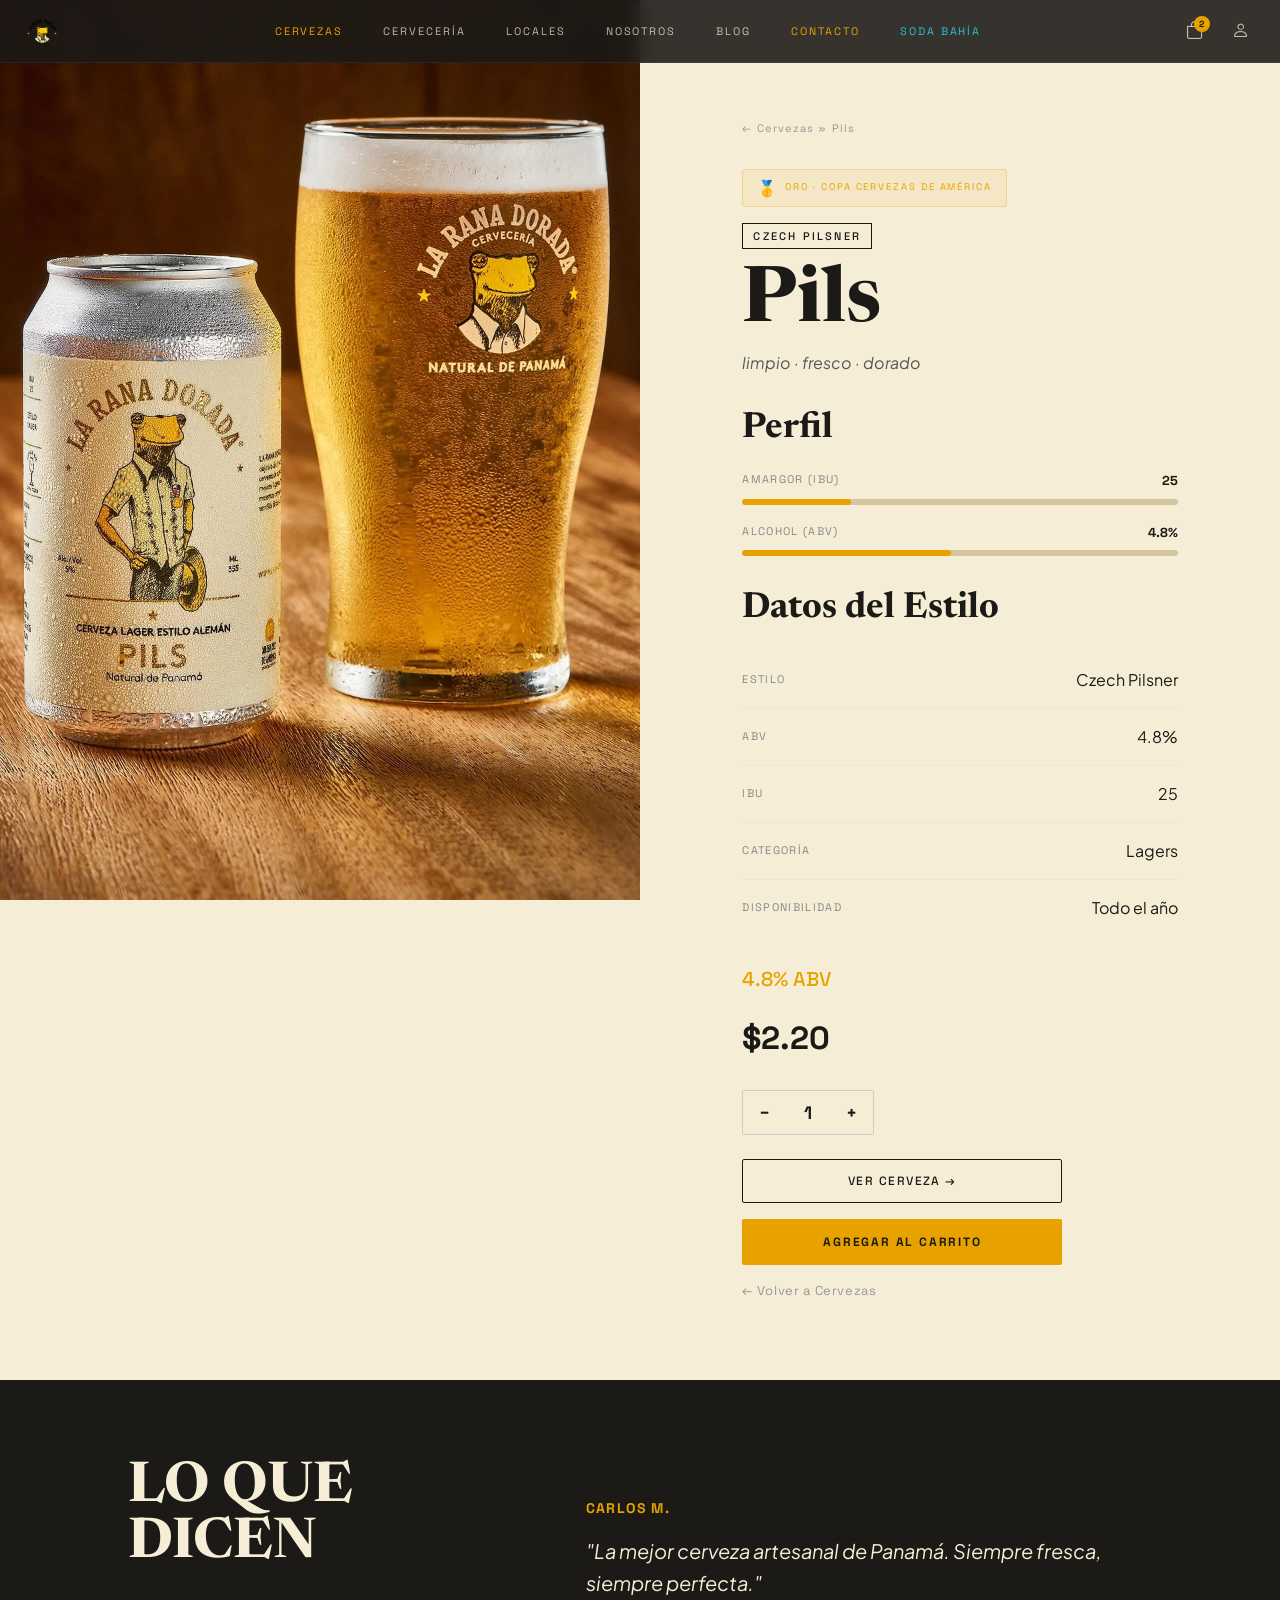
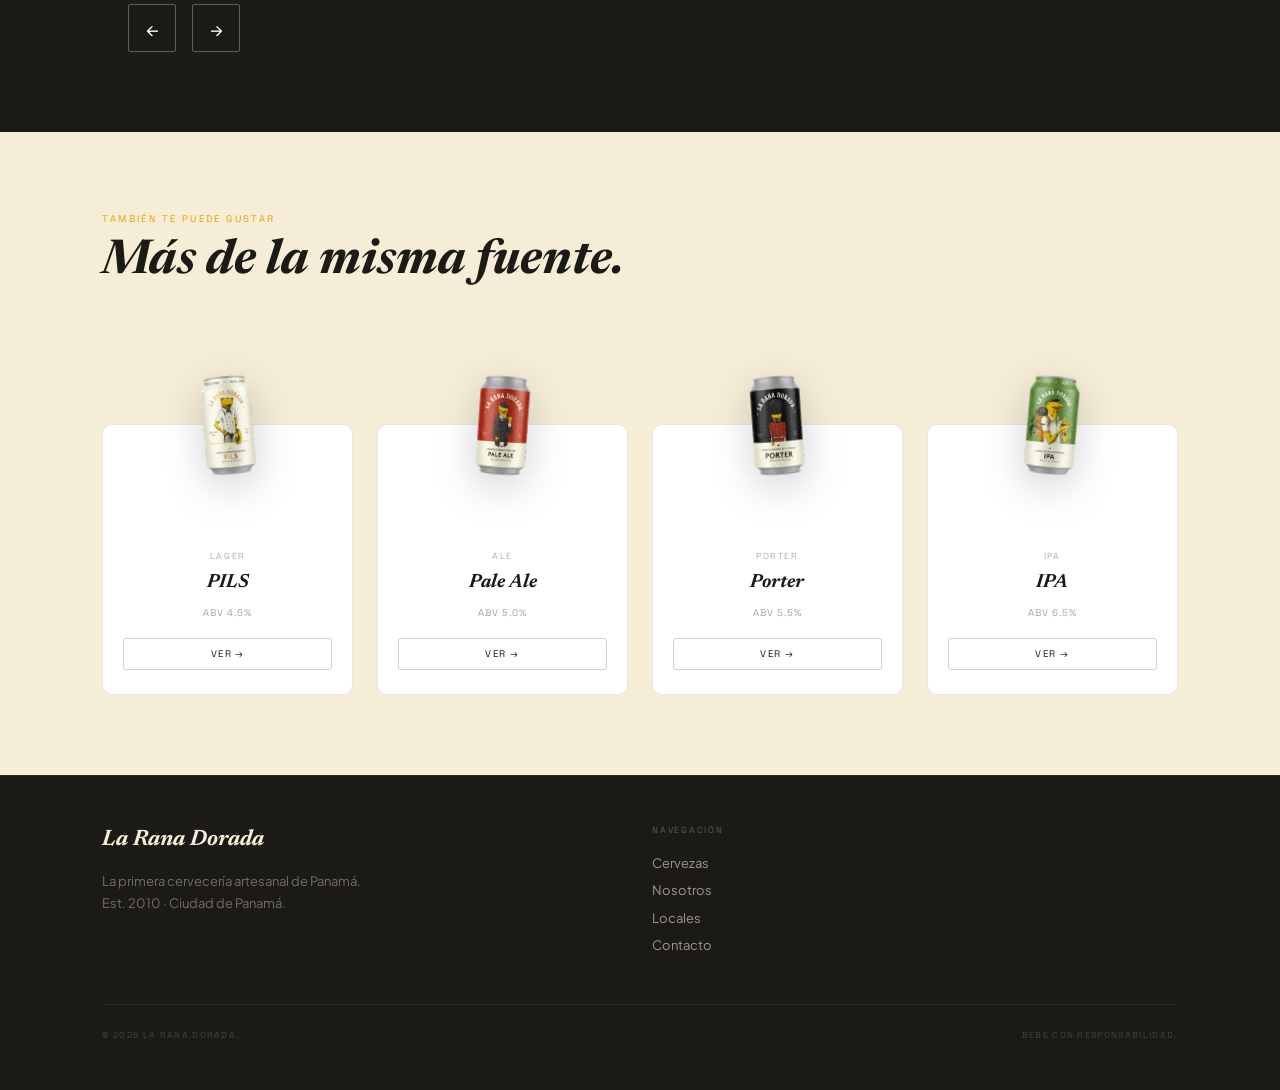
<file: cerveza-detalle.html>
<!DOCTYPE html>
<html lang="es">
<head>
  <meta charset="UTF-8">
  <meta name="viewport" content="width=device-width, initial-scale=1.0">
  <title>Pils — La Rana Dorada</title>
  <meta name="description" content="La PILS de La Rana Dorada. Czech Pilsner ganadora del Oro en la Copa Cervezas de América. Limpia, fresca y dorada. ABV 4.8%, IBU 25.">
  <link rel="stylesheet" href="https://cdn.jsdelivr.net/npm/bootstrap@5.3.3/dist/css/bootstrap.min.css">
  <link rel="stylesheet" href="https://cdn.jsdelivr.net/npm/bootstrap-icons@1.11.3/font/bootstrap-icons.min.css">
  <link href="https://fonts.googleapis.com/css2?family=Newsreader:ital,wght@0,400;0,700;1,400;1,700&family=Plus+Jakarta+Sans:wght@300;400;500;600&family=Space+Grotesk:wght@400;500;600;700&display=swap" rel="stylesheet">
  <link rel="stylesheet" href="styles.css">
</head>
<body style="background:var(--crema);">

  <!-- ══ BARRA DE NAVEGACION ══ -->
      <!-- Bootstrap: fixed-top -> barra fija/pegajosa -->
      <!-- Bootstrap: navbar-expand-lg -> navegacion Bootstrap -->
      <!-- Bootstrap: navbar -> navegacion Bootstrap -->
  <nav class="navbar navbar-expand-lg fixed-top"
       style="background: rgba(28,26,23,0.88); backdrop-filter: blur(10px); border-bottom: 1px solid rgba(245,237,214,0.06);">
      <!-- Bootstrap: px-4 -> espaciado utilitario -->
      <!-- Bootstrap: container-fluid -> contenedor responsivo -->
    <div class="container-fluid px-4">
      <!-- Bootstrap: navbar-brand -> navegacion Bootstrap -->
      <a class="navbar-brand font-news fw-bold fst-italic" href="index.html"
         style="color:var(--crema); font-size:1.4rem; letter-spacing:-0.01em;">
        <img src="img/logo.png" alt="La Rana Dorada" style="height:36px;width:auto;">
      </a>
      <!-- Bootstrap: navbar-toggler -> navegacion Bootstrap -->
      <!-- Bootstrap: border-0 -> bordes utilitarios -->
      <!-- Bootstrap: shadow-none -> sombras utilitarias -->
      <button class="navbar-toggler border-0 shadow-none" type="button"
              data-bs-toggle="collapse" data-bs-target="#navMain"
              style="color:var(--crema);">
        <i class="bi bi-list" style="font-size:1.5rem;"></i>
      </button>
      <!-- Bootstrap: collapse -> columna de grilla -->
      <!-- Bootstrap: navbar-collapse -> navegacion Bootstrap -->
      <div class="collapse navbar-collapse" id="navMain">
      <!-- Bootstrap: gap-2 -> utilidad Bootstrap -->
      <!-- Bootstrap: py-3 -> espaciado utilitario -->
      <!-- Bootstrap: navbar-nav -> navegacion Bootstrap -->
      <!-- Bootstrap: mx-auto -> espaciado utilitario -->
        <ul class="navbar-nav mx-auto gap-lg-4 gap-2 py-3 py-lg-0">
      <!-- Bootstrap: nav-item -> navegacion Bootstrap -->
      <!-- Bootstrap: nav-link -> navegacion Bootstrap -->
          <li class="nav-item"><a class="nav-link font-grotesk nav-link-active" style="font-size:0.68rem;letter-spacing:0.18em;text-transform:uppercase;" href="cervezas.html">Cervezas</a></li>
          <li class="nav-item"><a class="nav-link font-grotesk" style="font-size:0.68rem;letter-spacing:0.18em;text-transform:uppercase;color:rgba(245,237,214,0.75);" href="cerveceria.html">Cervecería</a></li>
          <li class="nav-item"><a class="nav-link font-grotesk" style="font-size:0.68rem;letter-spacing:0.18em;text-transform:uppercase;color:rgba(245,237,214,0.75);" href="locales.html">Locales</a></li>
          <li class="nav-item"><a class="nav-link font-grotesk" style="font-size:0.68rem;letter-spacing:0.18em;text-transform:uppercase;color:rgba(245,237,214,0.75);" href="nosotros.html">Nosotros</a></li>
          <li class="nav-item"><a class="nav-link font-grotesk" style="font-size:0.68rem;letter-spacing:0.18em;text-transform:uppercase;color:rgba(245,237,214,0.75);" href="blog.html">Blog</a></li>
          <li class="nav-item"><a class="nav-link font-grotesk" style="font-size:0.68rem;letter-spacing:0.18em;text-transform:uppercase;color:var(--oro);" href="contacto.html">Contacto</a></li>  <li class="nav-item">
    <a class="nav-link font-grotesk"
       style="font-size:0.68rem; letter-spacing:0.18em; 
              text-transform:uppercase; color:#29C4D8;"
      href="sodabahia.html">Soda Bahía</a>
  </li>
        </ul>
      <!-- Bootstrap: align-items-center -> alineacion vertical flex -->
      <!-- Bootstrap: gap-3 -> utilidad Bootstrap -->
      <!-- Bootstrap: py-2 -> espaciado utilitario -->
      <!-- Bootstrap: d-flex -> utilidad de display -->
        <div class="d-flex align-items-center gap-3 py-2 py-lg-0">
      <!-- Bootstrap: position-relative -> posicionamiento utilitario -->
          <button class="nav-icon-btn position-relative" type="button"
                  data-bs-toggle="offcanvas" data-bs-target="#cartDrawer" aria-controls="cartDrawer">
            <i class="bi bi-bag" style="font-size:1.1rem;"></i>
            <span class="cart-badge">2</span>
          </button>
          <button class="nav-icon-btn" type="button"
                  data-bs-toggle="modal" data-bs-target="#authModal">
            <i class="bi bi-person" style="font-size:1.1rem;"></i>
          </button>
        </div>
      </div>
    </div>
  </nav>

  <section class="detalle-hero" style="min-height:100vh; display:flex; margin-top:0;">
    <div class="detalle-photo" style="position:sticky; top:0; width:50%; height:100vh; flex-shrink:0; overflow:hidden;">
      <img src="img/cerveza_detalle.jpg" alt="La Rana Dorada" style="width:100%; height:100%; object-fit:cover; object-position:center; display:block;">
    </div>

    <div class="detalle-info" style="flex:1; background:var(--crema); padding:120px 8% 80px; display:flex; flex-direction:column; justify-content:center;">
      <a href="cervezas.html" class="font-grotesk" style="font-size:11px;color:#999;letter-spacing:0.1em;margin-bottom:32px;display:block;">
        ← Cervezas &raquo; Pils
      </a>

      <!-- Bootstrap: d-inline-flex -> utilidad de display -->
      <!-- Bootstrap: mb-3 -> espaciado utilitario -->
      <div class="d-inline-flex align-items-center gap-2 mb-3" style="background:rgba(232,162,0,0.08);border:1px solid rgba(232,162,0,0.3);border-radius:4px;padding:6px 14px;align-self:flex-start;">
        <span style="font-size:1rem;">🥇</span>
        <span class="font-grotesk" style="font-size:0.6rem;letter-spacing:0.2em;text-transform:uppercase;color:var(--oro);">Oro · Copa Cervezas de América</span>
      </div>

      <span style="display:inline-block;font-family:'Space Grotesk',sans-serif;font-size:11px;font-weight:500;text-transform:uppercase;letter-spacing:0.2em;color:var(--oscuro);border:1px solid var(--oscuro);padding:4px 10px;margin-bottom:16px;align-self:flex-start;">
        Czech Pilsner
      </span>

      <h1 class="font-news fw-bold" style="font-size:clamp(48px,6vw,80px);color:var(--oscuro);line-height:1;margin-bottom:8px;">Pils</h1>
      <p class="font-jakarta fst-italic" style="font-size:16px;color:#555;line-height:1.65;max-width:440px;margin-bottom:32px;">
        limpio · fresco · dorado
      </p>

      <h2 class="font-news fw-bold" style="font-size:36px;color:var(--oscuro);margin-bottom:20px;">Perfil</h2>

      <div style="max-width:460px; width:100%; margin-bottom:32px;">
        <div style="margin-bottom:18px;">
      <!-- Bootstrap: justify-content-between -> alineacion horizontal flex -->
      <!-- Bootstrap: mb-2 -> espaciado utilitario -->
          <div class="d-flex justify-content-between mb-2">
            <span class="font-grotesk" style="font-size:11px;letter-spacing:0.12em;text-transform:uppercase;color:#888;">Amargor (IBU)</span>
            <span class="font-grotesk fw-bold" style="font-size:13px;color:var(--oscuro);">25</span>
          </div>
          <div class="stat-bar-track">
            <div class="stat-bar-fill" id="bar-ibu" style="width:0%;"></div>
          </div>
        </div>
        <div>
          <div class="d-flex justify-content-between mb-2">
            <span class="font-grotesk" style="font-size:11px;letter-spacing:0.12em;text-transform:uppercase;color:#888;">Alcohol (ABV)</span>
            <span class="font-grotesk fw-bold" style="font-size:13px;color:var(--oscuro);">4.8%</span>
          </div>
          <div class="stat-bar-track">
            <div class="stat-bar-fill" id="bar-abv" style="width:0%;"></div>
          </div>
        </div>
      </div>

      <h2 class="font-news fw-bold" style="font-size:36px;color:var(--oscuro);margin-bottom:20px;">Datos del Estilo</h2>
      <div style="max-width:460px; width:100%; margin-bottom:28px;">
        <div class="d-flex justify-content-between align-items-center py-3">
          <span class="font-grotesk" style="font-size:11px;letter-spacing:0.12em;text-transform:uppercase;color:#888;">Estilo</span>
          <span class="font-jakarta" style="font-size:16px;color:var(--oscuro);">Czech Pilsner</span>
        </div>
        <hr style="border-color:rgba(28,26,23,0.1);margin:0;">
        <div class="d-flex justify-content-between align-items-center py-3">
          <span class="font-grotesk" style="font-size:11px;letter-spacing:0.12em;text-transform:uppercase;color:#888;">ABV</span>
          <span class="font-jakarta" style="font-size:16px;color:var(--oscuro);">4.8%</span>
        </div>
        <hr style="border-color:rgba(28,26,23,0.1);margin:0;">
        <div class="d-flex justify-content-between align-items-center py-3">
          <span class="font-grotesk" style="font-size:11px;letter-spacing:0.12em;text-transform:uppercase;color:#888;">IBU</span>
          <span class="font-jakarta" style="font-size:16px;color:var(--oscuro);">25</span>
        </div>
        <hr style="border-color:rgba(28,26,23,0.1);margin:0;">
        <div class="d-flex justify-content-between align-items-center py-3">
          <span class="font-grotesk" style="font-size:11px;letter-spacing:0.12em;text-transform:uppercase;color:#888;">Categoría</span>
          <span class="font-jakarta" style="font-size:16px;color:var(--oscuro);text-transform:capitalize;">Lagers</span>
        </div>
        <hr style="border-color:rgba(28,26,23,0.1);margin:0;">
        <div class="d-flex justify-content-between align-items-center py-3">
          <span class="font-grotesk" style="font-size:11px;letter-spacing:0.12em;text-transform:uppercase;color:#888;">Disponibilidad</span>
          <span class="font-jakarta" style="font-size:16px;color:var(--oscuro);">Todo el año</span>
        </div>
      </div>

      <p class="font-grotesk" style="font-size:20px;font-weight:500;color:var(--oro);margin-bottom:20px;">4.8% ABV</p>
      <p class="font-grotesk fw-bold" style="font-size:32px;color:var(--oscuro);margin-bottom:28px;">$2.20</p>

      <!-- Bootstrap: mb-4 -> espaciado utilitario -->
      <div class="d-flex align-items-center gap-3 mb-4">
        <div style="display:flex;align-items:center;gap:8px;border:1px solid #ccc;border-radius:2px;overflow:hidden;">
          <button class="font-grotesk fw-bold" style="padding:8px 16px;border:none;background:transparent;font-size:18px;cursor:pointer;color:var(--oscuro);" onclick="cambiarCantidad(-1)">−</button>
          <span id="cantidad-display" class="font-grotesk fw-bold" style="font-size:18px;color:var(--oscuro);min-width:28px;text-align:center;">1</span>
          <button class="font-grotesk fw-bold" style="padding:8px 16px;border:none;background:transparent;font-size:18px;cursor:pointer;color:var(--oscuro);" onclick="cambiarCantidad(1)">+</button>
        </div>
      </div>

      <!-- Bootstrap: text-center -> utilidad de texto -->
      <!-- Bootstrap: d-block -> utilidad de display -->
      <a href="cervezas.html" class="btn-outline-dark d-block text-center mb-3" style="max-width:320px;">Ver Cerveza →</a>
      <a href="contacto.html" class="btn-gold d-block text-center mb-3" style="max-width:320px;">Agregar al Carrito</a>
      <a href="cervezas.html" class="font-grotesk" style="font-size:13px;color:#999;letter-spacing:0.05em;">← Volver a Cervezas</a>
    </div>
  </section>

  <!-- ══ SECCION 3 — RESENAS ══ -->
  <div style="background:var(--oscuro);padding:80px 10%;">
      <!-- Bootstrap: gap-5 -> utilidad Bootstrap -->
    <div class="d-flex flex-wrap gap-5 align-items-center">

      <div style="flex:0 0 auto;width:40%;min-width:240px;">
      <!-- Bootstrap: text-uppercase -> utilidad de texto -->
        <h2 class="font-news fw-bold text-uppercase" style="font-size:clamp(36px,5vw,56px);color:var(--crema);line-height:1;margin-bottom:32px;">
          Lo que Dicen
        </h2>
        <div class="d-flex gap-3">
          <button class="review-arrow" onclick="changeReview(-1)" aria-label="Reseña anterior">←</button>
          <button class="review-arrow" onclick="changeReview(1)" aria-label="Siguiente reseña">→</button>
        </div>
      </div>

      <div style="flex:1;min-width:240px;" id="review-content">
        <p class="font-grotesk fw-bold" style="font-size:14px;letter-spacing:0.1em;color:var(--oro);margin-bottom:16px;text-transform:uppercase;" id="review-name">
          Carlos M.
        </p>
        <p class="font-jakarta fst-italic" style="font-size:20px;color:var(--crema);line-height:1.6;" id="review-text">
          "La mejor cerveza artesanal de Panamá. Siempre fresca, siempre perfecta."
        </p>
      </div>

    </div>
  </div>

  <section style="background:var(--crema); padding:80px 8%;">
    <span class="label-tag">TAMBIÉN TE PUEDE GUSTAR</span>
    <h2 class="font-news fst-italic fw-bold" style="font-size:clamp(2rem,4vw,3rem); color:var(--oscuro); margin-top:8px;">
      Más de la misma fuente.
    </h2>

      <!-- Bootstrap: row -> fila de grilla -->
    <div class="row g-4" style="margin-top:48px;">
      <!-- Bootstrap: col-6 -> columna de grilla -->
      <!-- Bootstrap: col-md-3 -> columna de grilla -->
      <div class="col-6 col-md-3">
        <div style="background:white; border:0.5px solid rgba(28,26,23,0.1); border-radius:10px; overflow:visible; position:relative; padding-top:100px; margin-top:60px; text-align:center;">
          <img src="img/pils.png" alt="PILS" style="position:absolute; top:-60px; left:50%; transform:translateX(-50%) rotate(-5deg); width:120px; height:auto; filter:drop-shadow(0 12px 20px rgba(0,0,0,0.18)); z-index:2;">
          <div style="padding:16px 20px 24px;">
            <span style="font-family:'Space Grotesk',sans-serif; font-size:0.55rem; letter-spacing:0.18em; text-transform:uppercase; color:rgba(28,26,23,0.35);">LAGER</span>
            <h3 class="font-news fst-italic fw-bold" style="font-size:1.2rem; color:var(--oscuro); margin:6px 0 4px;">PILS</h3>
            <span style="font-family:'Space Grotesk',sans-serif; font-size:0.6rem; letter-spacing:0.1em; color:rgba(28,26,23,0.4);">ABV 4.5%</span>
            <a href="cerveza-detalle.html" style="display:block; margin-top:16px; font-family:'Space Grotesk',sans-serif; font-size:0.6rem; letter-spacing:0.15em; text-transform:uppercase; color:var(--oscuro); border:0.5px solid rgba(28,26,23,0.2); border-radius:3px; padding:8px 16px; text-decoration:none;">
              VER →
            </a>
          </div>
        </div>
      </div>

      <div class="col-6 col-md-3">
        <div style="background:white; border:0.5px solid rgba(28,26,23,0.1); border-radius:10px; overflow:visible; position:relative; padding-top:100px; margin-top:60px; text-align:center;">
          <img src="img/pale_ale.png" alt="Pale Ale" style="position:absolute; top:-60px; left:50%; transform:translateX(-50%) rotate(4deg); width:120px; height:auto; filter:drop-shadow(0 12px 20px rgba(0,0,0,0.18)); z-index:2;">
          <div style="padding:16px 20px 24px;">
            <span style="font-family:'Space Grotesk',sans-serif; font-size:0.55rem; letter-spacing:0.18em; text-transform:uppercase; color:rgba(28,26,23,0.35);">ALE</span>
            <h3 class="font-news fst-italic fw-bold" style="font-size:1.2rem; color:var(--oscuro); margin:6px 0 4px;">Pale Ale</h3>
            <span style="font-family:'Space Grotesk',sans-serif; font-size:0.6rem; letter-spacing:0.1em; color:rgba(28,26,23,0.4);">ABV 5.0%</span>
            <a href="cerveza-detalle.html" style="display:block; margin-top:16px; font-family:'Space Grotesk',sans-serif; font-size:0.6rem; letter-spacing:0.15em; text-transform:uppercase; color:var(--oscuro); border:0.5px solid rgba(28,26,23,0.2); border-radius:3px; padding:8px 16px; text-decoration:none;">
              VER →
            </a>
          </div>
        </div>
      </div>

      <div class="col-6 col-md-3">
        <div style="background:white; border:0.5px solid rgba(28,26,23,0.1); border-radius:10px; overflow:visible; position:relative; padding-top:100px; margin-top:60px; text-align:center;">
          <img src="img/porter.png" alt="Porter" style="position:absolute; top:-60px; left:50%; transform:translateX(-50%) rotate(-4deg); width:120px; height:auto; filter:drop-shadow(0 12px 20px rgba(0,0,0,0.18)); z-index:2;">
          <div style="padding:16px 20px 24px;">
            <span style="font-family:'Space Grotesk',sans-serif; font-size:0.55rem; letter-spacing:0.18em; text-transform:uppercase; color:rgba(28,26,23,0.35);">PORTER</span>
            <h3 class="font-news fst-italic fw-bold" style="font-size:1.2rem; color:var(--oscuro); margin:6px 0 4px;">Porter</h3>
            <span style="font-family:'Space Grotesk',sans-serif; font-size:0.6rem; letter-spacing:0.1em; color:rgba(28,26,23,0.4);">ABV 5.5%</span>
            <a href="cerveza-detalle.html" style="display:block; margin-top:16px; font-family:'Space Grotesk',sans-serif; font-size:0.6rem; letter-spacing:0.15em; text-transform:uppercase; color:var(--oscuro); border:0.5px solid rgba(28,26,23,0.2); border-radius:3px; padding:8px 16px; text-decoration:none;">
              VER →
            </a>
          </div>
        </div>
      </div>

      <div class="col-6 col-md-3">
        <div style="background:white; border:0.5px solid rgba(28,26,23,0.1); border-radius:10px; overflow:visible; position:relative; padding-top:100px; margin-top:60px; text-align:center;">
          <img src="img/ipa.png" alt="IPA" style="position:absolute; top:-60px; left:50%; transform:translateX(-50%) rotate(5deg); width:120px; height:auto; filter:drop-shadow(0 12px 20px rgba(0,0,0,0.18)); z-index:2;">
          <div style="padding:16px 20px 24px;">
            <span style="font-family:'Space Grotesk',sans-serif; font-size:0.55rem; letter-spacing:0.18em; text-transform:uppercase; color:rgba(28,26,23,0.35);">IPA</span>
            <h3 class="font-news fst-italic fw-bold" style="font-size:1.2rem; color:var(--oscuro); margin:6px 0 4px;">IPA</h3>
            <span style="font-family:'Space Grotesk',sans-serif; font-size:0.6rem; letter-spacing:0.1em; color:rgba(28,26,23,0.4);">ABV 6.5%</span>
            <a href="cerveza-detalle.html" style="display:block; margin-top:16px; font-family:'Space Grotesk',sans-serif; font-size:0.6rem; letter-spacing:0.15em; text-transform:uppercase; color:var(--oscuro); border:0.5px solid rgba(28,26,23,0.2); border-radius:3px; padding:8px 16px; text-decoration:none;">
              VER →
            </a>
          </div>
        </div>
      </div>
    </div>
  </section>

  <!-- ══ PIE DE PAGINA ══ -->
  <footer>
    <div class="row g-4">
      <!-- Bootstrap: col-md-4 -> columna de grilla -->
      <!-- Bootstrap: col-12 -> columna de grilla -->
      <div class="col-12 col-md-4">
        <p class="font-news fst-italic fw-bold" style="font-size:1.4rem;color:var(--crema);margin-bottom:12px;">La Rana Dorada</p>
        <p class="font-jakarta" style="font-size:13px;color:rgba(245,237,214,0.4);line-height:1.7;">La primera cervecería artesanal de Panamá.<br>Est. 2010 · Ciudad de Panamá.</p>
      </div>
      <!-- Bootstrap: col-md-2 -> columna de grilla -->
      <div class="col-6 col-md-2 offset-md-2">
        <p class="font-grotesk" style="font-size:0.55rem;letter-spacing:0.2em;text-transform:uppercase;color:rgba(245,237,214,0.3);margin-bottom:16px;">Navegación</p>
        <div class="d-flex flex-column gap-2">
          <a href="cervezas.html" class="font-jakarta" style="font-size:13px;color:rgba(245,237,214,0.6);">Cervezas</a>
          <a href="nosotros.html" class="font-jakarta" style="font-size:13px;color:rgba(245,237,214,0.6);">Nosotros</a>
          <a href="locales.html" class="font-jakarta" style="font-size:13px;color:rgba(245,237,214,0.6);">Locales</a>
          <a href="contacto.html" class="font-jakarta" style="font-size:13px;color:rgba(245,237,214,0.6);">Contacto</a>
        </div>
      </div>
    </div>
      <!-- Bootstrap: pt-4 -> espaciado utilitario -->
      <!-- Bootstrap: mt-5 -> espaciado utilitario -->
    <div class="d-flex justify-content-between align-items-center mt-5 pt-4" style="border-top:1px solid rgba(245,237,214,0.06);">
      <p class="font-grotesk" style="font-size:0.55rem;letter-spacing:0.15em;text-transform:uppercase;color:rgba(245,237,214,0.2);margin:0;">© 2025 La Rana Dorada.</p>
      <p class="font-grotesk" style="font-size:0.55rem;letter-spacing:0.15em;text-transform:uppercase;color:rgba(245,237,214,0.2);margin:0;">Bebe con responsabilidad.</p>
    </div>
  </footer>

  <!-- ══ CARRITO LATERAL ══ -->
      <!-- Bootstrap: offcanvas-end -> panel lateral -->
      <!-- Bootstrap: offcanvas -> panel lateral -->
  <div class="offcanvas offcanvas-end" tabindex="-1" id="cartDrawer" aria-labelledby="cartDrawerLabel" style="width:380px; background:var(--crema); border-left:0.5px solid rgba(28,26,23,0.1);">
      <!-- Bootstrap: offcanvas-header -> panel lateral -->
    <div class="offcanvas-header" style="border-bottom:1px solid rgba(28,26,23,0.08); padding:24px 28px;">
      <div><span style="font-family:'Space Grotesk',sans-serif; font-size:0.6rem; letter-spacing:0.2em; text-transform:uppercase; color:rgba(28,26,23,0.4); display:block; margin-bottom:4px;">TU PEDIDO</span><h5 id="cartDrawerLabel" style="font-family:'Newsreader',serif; font-style:italic; font-weight:700; font-size:1.4rem; color:var(--oscuro); margin:0;">Carrito</h5></div>
      <!-- Bootstrap: btn-close -> boton Bootstrap -->
      <button type="button" class="btn-close" data-bs-dismiss="offcanvas" style="filter:invert(0.3);"></button>
    </div>
      <!-- Bootstrap: offcanvas-body -> panel lateral -->
    <div class="offcanvas-body" style="padding:0; display:flex; flex-direction:column;">
      <div style="flex:1; overflow-y:auto; padding:8px 0;">
        <div class="cart-item"><div class="cart-item-color" style="background:#2A1008;"></div><div class="cart-item-info"><span class="cart-item-name">Pedro Mandinga Red Ale</span><span class="cart-item-variant">Lata 473ml</span></div><div class="cart-item-right"><span class="cart-item-price">$3.50</span><div class="cart-cantidad"><span class="cart-cantidad-btn">−</span><span class="cart-cantidad-num">1</span><span class="cart-cantidad-btn">+</span></div></div></div>
        <div class="cart-item"><div class="cart-item-color" style="background:#E8A200;"></div><div class="cart-item-info"><span class="cart-item-name">Golden Ale</span><span class="cart-item-variant">Lata 473ml × 6-Pack</span></div><div class="cart-item-right"><span class="cart-item-price">$18.00</span><div class="cart-cantidad"><span class="cart-cantidad-btn">−</span><span class="cart-cantidad-num">1</span><span class="cart-cantidad-btn">+</span></div></div></div>
      </div>
      <div style="padding:16px 24px; border-top:1px solid rgba(28,26,23,0.07); border-bottom:1px solid rgba(28,26,23,0.07);"><span style="font-family:'Space Grotesk',sans-serif; font-size:0.55rem; letter-spacing:0.15em; text-transform:uppercase; color:rgba(28,26,23,0.35); display:block; margin-bottom:8px;">NOTA (OPCIONAL)</span><textarea rows="2" placeholder="Instrucciones especiales..." style="width:100%; background:#FAFAF7; border:0.5px solid rgba(28,26,23,0.12); border-radius:4px; padding:10px 14px; font-family:'Plus Jakarta Sans',sans-serif; font-size:0.8rem; color:var(--oscuro); resize:none; outline:none;"></textarea></div>
      <!-- Bootstrap: mt-2 -> espaciado utilitario -->
      <!-- Bootstrap: align-items-baseline -> alineacion vertical flex -->
      <div style="padding:24px 28px;"><div class="d-flex justify-content-between align-items-baseline mb-3"><span style="font-family:'Space Grotesk',sans-serif; font-size:0.6rem; letter-spacing:0.15em; text-transform:uppercase; color:rgba(28,26,23,0.4);">SUBTOTAL</span><span style="font-family:'Newsreader',serif; font-weight:700; font-size:1.4rem; color:var(--oscuro);">$21.50</span></div><a href="#" class="d-block text-center" style="background:var(--oscuro); color:var(--crema); font-family:'Space Grotesk',sans-serif; font-weight:700; font-size:0.65rem; letter-spacing:0.2em; text-transform:uppercase; padding:16px; border-radius:3px; text-decoration:none;">PROCEDER AL PAGO →</a><a href="#" class="d-block text-center mt-2" style="font-family:'Space Grotesk',sans-serif; font-size:0.6rem; letter-spacing:0.15em; text-transform:uppercase; color:rgba(28,26,23,0.35); text-decoration:none; padding:8px;">SEGUIR COMPRANDO</a></div>
    </div>
  </div>

  <!-- ══ MODAL DE AUTENTICACION ══ -->
      <!-- Bootstrap: modal -> ventana modal -->
  <div class="modal fade" id="authModal" tabindex="-1" aria-labelledby="authModalLabel" aria-hidden="true">
      <!-- Bootstrap: modal-dialog-centered -> ventana modal -->
      <!-- Bootstrap: modal-dialog -> ventana modal -->
    <div class="modal-dialog modal-dialog-centered" style="max-width:440px;">
      <!-- Bootstrap: modal-content -> ventana modal -->
      <div class="modal-content" style="background:var(--crema); border:0.5px solid rgba(28,26,23,0.12); border-radius:8px; overflow:hidden; box-shadow:0 24px 64px rgba(0,0,0,0.12);">
      <!-- Bootstrap: position-absolute -> posicionamiento utilitario -->
      <!-- Bootstrap: btn-close-white -> boton Bootstrap -->
        <div style="background:var(--oscuro); padding:32px 36px 0; position:relative;"><button type="button" class="btn-close btn-close-white position-absolute" data-bs-dismiss="modal" style="top:16px; right:16px; opacity:0.5;"></button><span style="font-family:'Space Grotesk',sans-serif; font-size:0.55rem; letter-spacing:0.2em; text-transform:uppercase; color:var(--oro); display:block; margin-bottom:8px;">LA RANA DORADA</span><h2 style="font-family:'Newsreader',serif; font-style:italic; font-weight:700; font-size:1.8rem; color:var(--crema); margin-bottom:24px;">Tu cuenta</h2>
      <!-- Bootstrap: nav-tabs -> navegacion Bootstrap -->
      <!-- Bootstrap: nav -> navegacion Bootstrap -->
          <ul class="nav nav-tabs border-0 gap-3" role="tablist"><li class="nav-item" role="presentation"><button class="auth-tab active" data-bs-toggle="tab" data-bs-target="#loginPanel" type="button" role="tab">Iniciar Sesión</button></li><li class="nav-item" role="presentation"><button class="auth-tab" data-bs-toggle="tab" data-bs-target="#registerPanel" type="button" role="tab">Registrarse</button></li></ul>
        </div>
        <div class="tab-content" style="padding:32px 36px;">
          <div class="tab-pane fade show active" id="loginPanel" role="tabpanel"><div class="mb-4"><label class="auth-label">Correo electrónico</label><input type="email" class="auth-input" placeholder="tu@email.com"></div><div class="mb-4"><label class="auth-label">Contraseña</label><input type="password" class="auth-input" placeholder="••••••••"></div><a href="profile.html" style="display:block; width:100%; text-align:center; background:var(--oscuro); color:var(--crema); font-family:'Space Grotesk',sans-serif; font-weight:700; font-size:0.65rem; letter-spacing:0.2em; text-transform:uppercase; padding:16px; border-radius:3px; text-decoration:none; margin-bottom:16px;">ENTRAR →</a><p style="font-family:'Plus Jakarta Sans',sans-serif; font-size:0.75rem; color:rgba(28,26,23,0.4); text-align:center; margin:0;">¿Olvidaste tu contraseña? <span style="color:var(--oro); cursor:pointer;">Recupérala aquí</span></p></div>
          <div class="tab-pane fade" id="registerPanel" role="tabpanel"><div class="row g-3 mb-3"><div class="col-6"><label class="auth-label">Nombre</label><input type="text" class="auth-input" placeholder="Tu nombre"></div><div class="col-6"><label class="auth-label">Apellido</label><input type="text" class="auth-input" placeholder="Tu apellido"></div></div><div class="mb-3"><label class="auth-label">Correo electrónico</label><input type="email" class="auth-input" placeholder="tu@email.com"></div><div class="mb-4"><label class="auth-label">Contraseña</label><input type="password" class="auth-input" placeholder="Mínimo 8 caracteres"></div><a href="profile.html" style="display:block; width:100%; text-align:center; background:var(--oro); color:var(--oscuro); font-family:'Space Grotesk',sans-serif; font-weight:700; font-size:0.65rem; letter-spacing:0.2em; text-transform:uppercase; padding:16px; border-radius:3px; text-decoration:none;">CREAR CUENTA →</a></div>
        </div>
      </div>
    </div>
  </div>

  <script src="https://cdn.jsdelivr.net/npm/bootstrap@5.3.3/dist/js/bootstrap.bundle.min.js"></script>
  <script>
    // Animar barras de estadisticas al cargar la pagina
    window.addEventListener('load', function() {
      setTimeout(function() {
        document.getElementById('bar-ibu').style.width = '25%';
      }, 300);
      setTimeout(function() {
        document.getElementById('bar-abv').style.width = '48%';
      }, 500);
    });

    // Contador de cantidad
    var cantidad = 1;
    function cambiarCantidad(delta) {
      cantidad = Math.max(1, cantidad + delta);
      document.getElementById('cantidad-display').textContent = cantidad;
    }

    // Rotador de opiniones
    var opiniones = [
      { name: 'Carlos M.', text: 'La mejor cerveza artesanal de Panamá. Siempre fresca, siempre perfecta.' },
      { name: 'Andrea R.', text: 'Me sorprendió la complejidad del sabor. La recomiendo sin dudar.' },
      { name: 'Luis T.',   text: 'Perfecta para compartir. Se convirtió en mi favorita del happy hour.' },
      { name: 'María F.', text: 'Increíble equilibrio. Nunca pensé que una cerveza local fuera tan buena.' },
      { name: 'Roberto S.', text: 'El packaging con las ranas ya me ganó. El sabor me enamoró.' },
    ];
    var reviewIdx = 0;

    function changeReview(dir) {
      var content = document.getElementById('review-content');
      content.style.opacity = '0';
      content.style.transition = 'opacity 0.15s ease';
      setTimeout(function() {
        reviewIdx = (reviewIdx + dir + opiniones.length) % opiniones.length;
        document.getElementById('review-name').textContent = opiniones[reviewIdx].name;
        document.getElementById('review-text').textContent = '"' + opiniones[reviewIdx].text + '"';
        content.style.opacity = '1';
      }, 150);
    }
  </script>
</body>
</html>
</file>
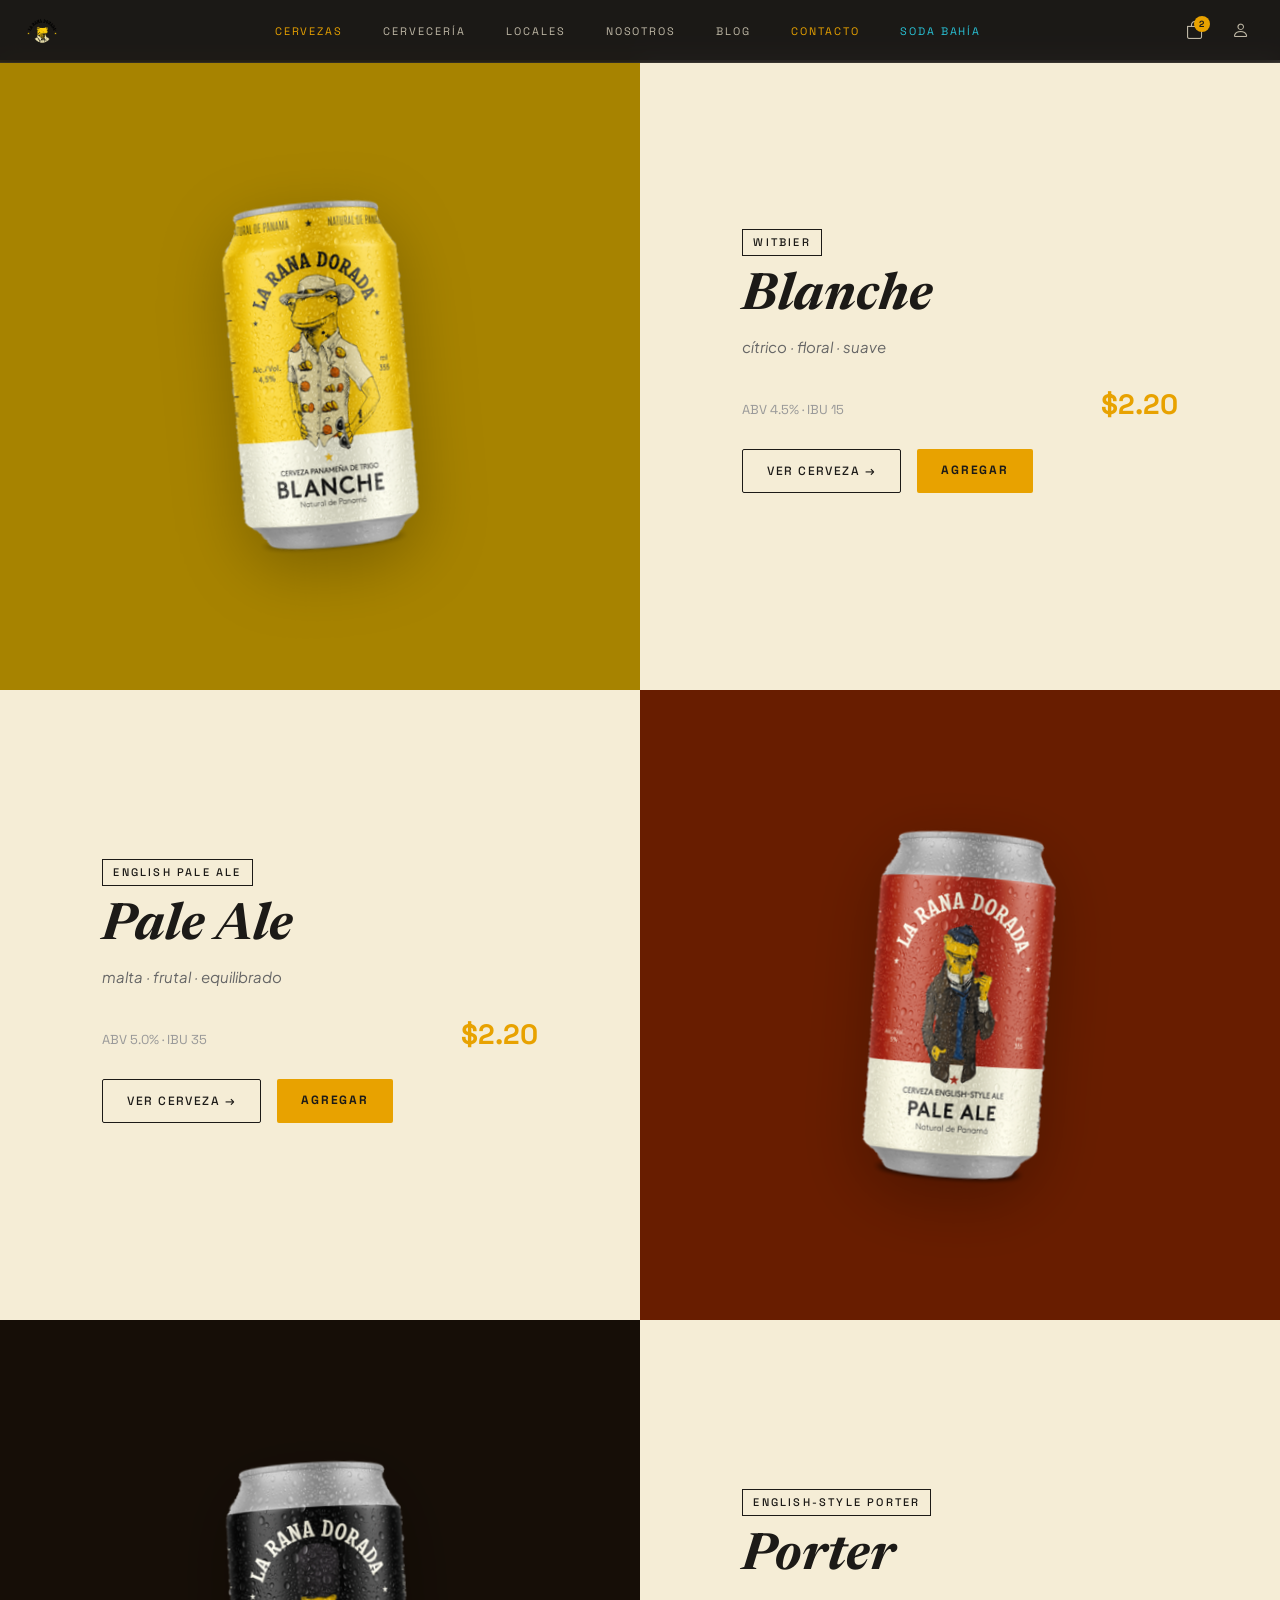
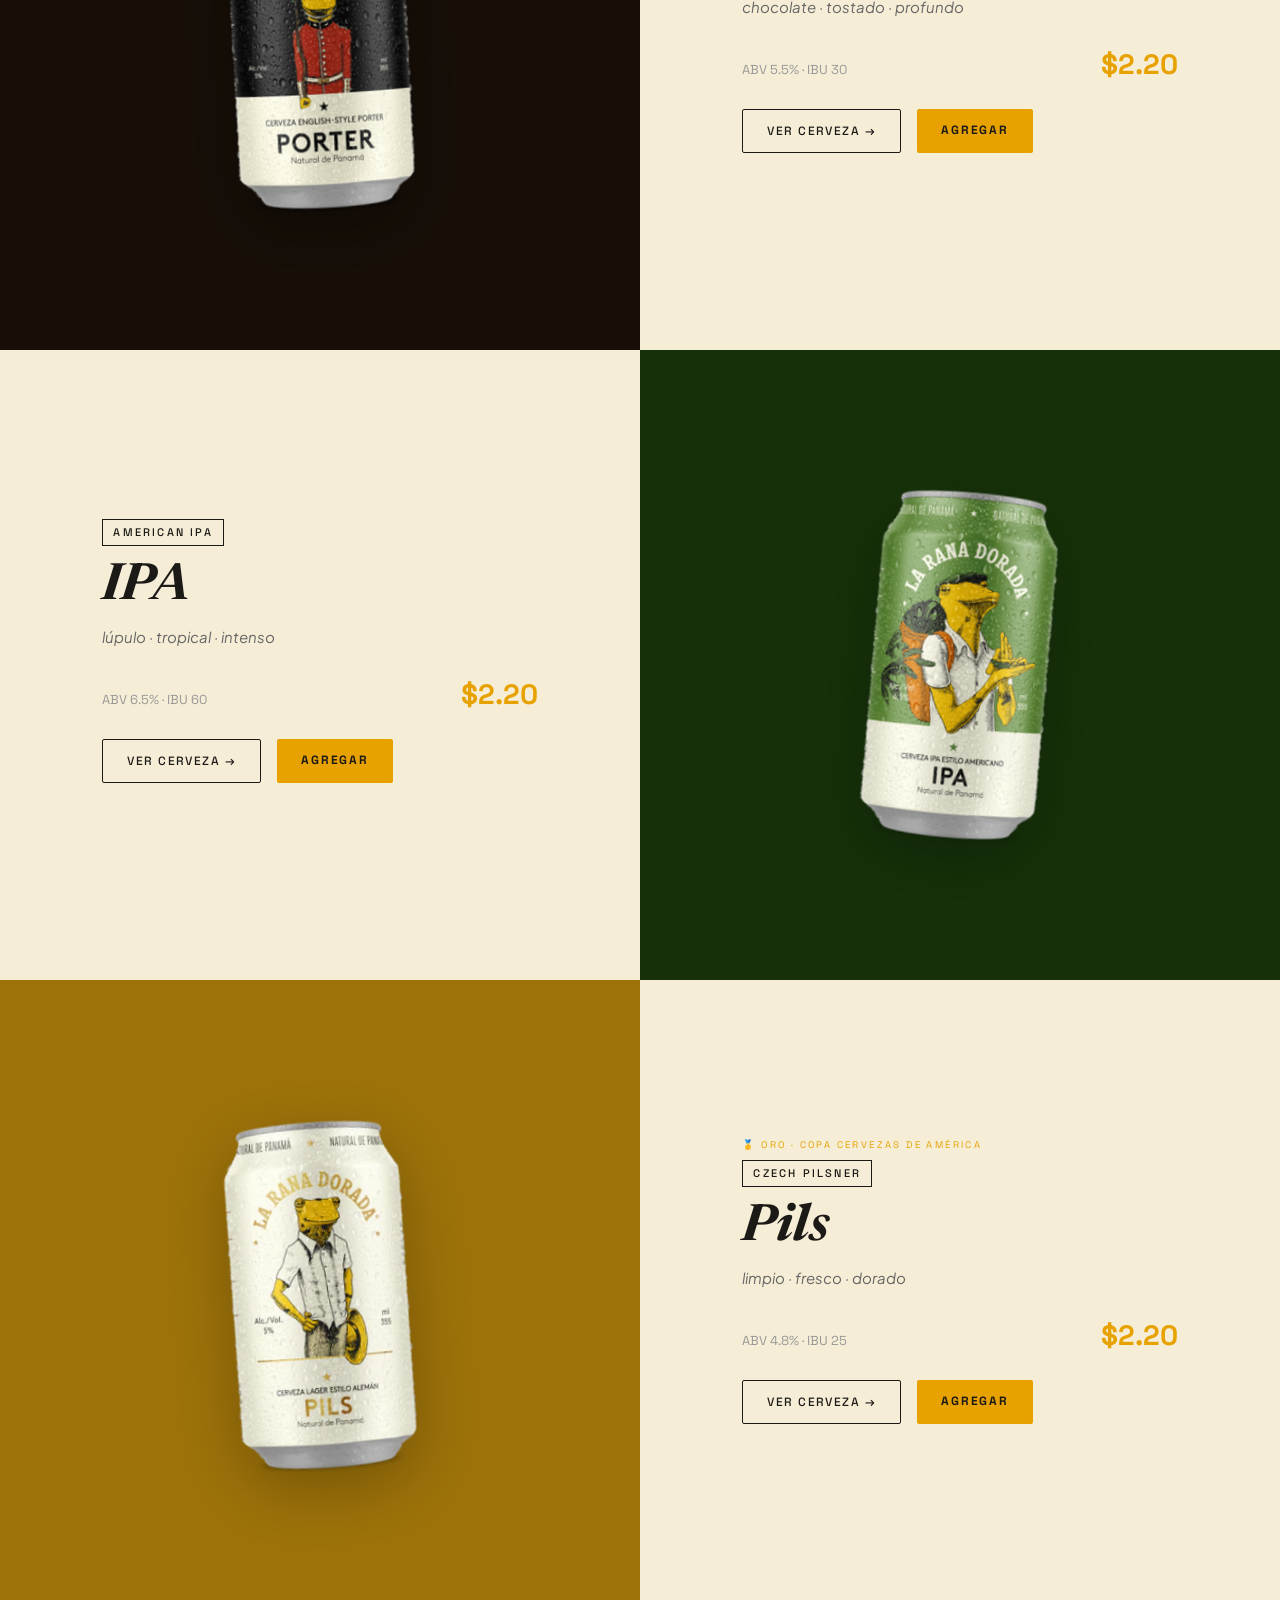
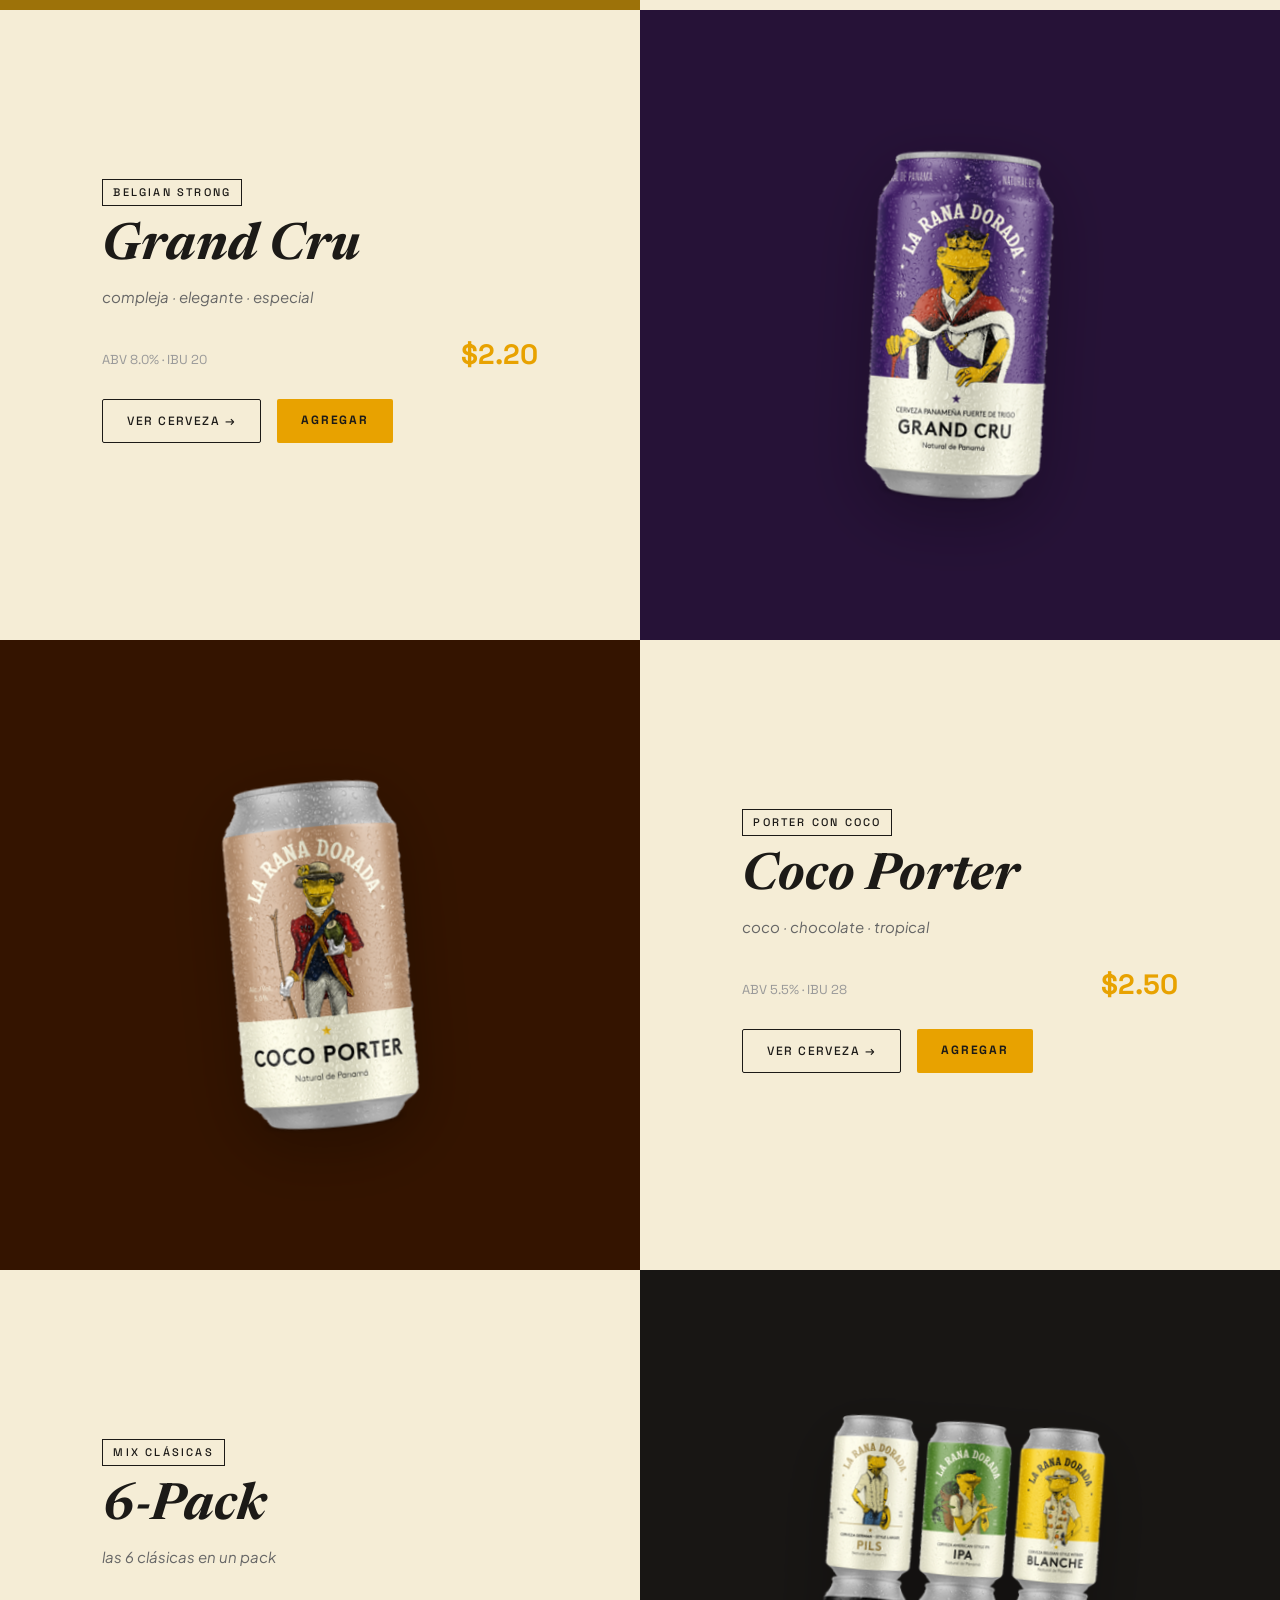
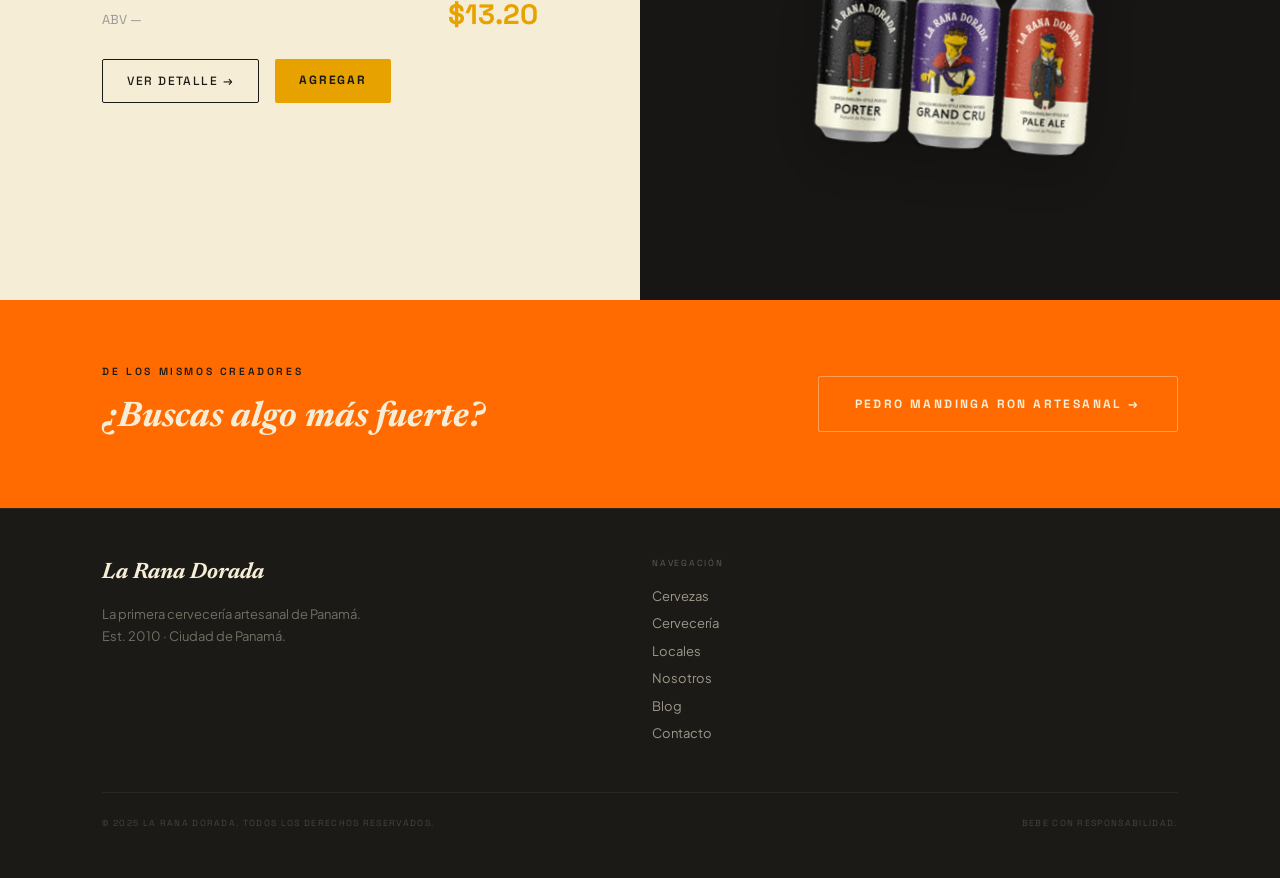
<file: cervezas.html>
<!DOCTYPE html>
<html lang="es">
<head>
  <meta charset="UTF-8">
  <meta name="viewport" content="width=device-width, initial-scale=1.0">
  <title>Cervezas — La Rana Dorada</title>
  <meta name="description" content="Explora los 8 estilos de cerveza artesanal de La Rana Dorada: Blanche, Pale Ale, Porter, IPA, Pils, Grand Cru, Coco Porter y el 6-Pack clásico.">
  <link rel="stylesheet" href="https://cdn.jsdelivr.net/npm/bootstrap@5.3.3/dist/css/bootstrap.min.css">
  <link rel="stylesheet" href="https://cdn.jsdelivr.net/npm/bootstrap-icons@1.11.3/font/bootstrap-icons.min.css">
  <link href="https://fonts.googleapis.com/css2?family=Newsreader:ital,wght@0,400;0,700;1,400;1,700&family=Plus+Jakarta+Sans:wght@300;400;500;600&family=Space+Grotesk:wght@400;500;600;700&display=swap" rel="stylesheet">
  <link rel="stylesheet" href="styles.css">
</head>
<body>

  <!-- ══ BARRA DE NAVEGACION ══ -->
      <!-- Bootstrap: navbar -> navegacion Bootstrap -->
      <!-- Bootstrap: fixed-top -> barra fija/pegajosa -->
      <!-- Bootstrap: navbar-expand-lg -> navegacion Bootstrap -->
  <nav class="navbar navbar-expand-lg fixed-top"
       style="background: rgba(28,26,23,0.88); backdrop-filter: blur(10px); border-bottom: 1px solid rgba(245,237,214,0.06);">
      <!-- Bootstrap: px-4 -> espaciado utilitario -->
      <!-- Bootstrap: container-fluid -> contenedor responsivo -->
    <div class="container-fluid px-4">
      <!-- Bootstrap: navbar-brand -> navegacion Bootstrap -->
      <a class="navbar-brand font-news fw-bold fst-italic" href="index.html"
         style="color:var(--crema); font-size:1.4rem; letter-spacing:-0.01em;">
        <img src="img/logo.png" alt="La Rana Dorada" style="height:36px;width:auto;">
      </a>
      <!-- Bootstrap: shadow-none -> sombras utilitarias -->
      <!-- Bootstrap: navbar-toggler -> navegacion Bootstrap -->
      <!-- Bootstrap: border-0 -> bordes utilitarios -->
      <button class="navbar-toggler border-0 shadow-none" type="button"
              data-bs-toggle="collapse" data-bs-target="#navMain"
              style="color:var(--crema);">
        <i class="bi bi-list" style="font-size:1.5rem;"></i>
      </button>
      <!-- Bootstrap: collapse -> columna de grilla -->
      <!-- Bootstrap: navbar-collapse -> navegacion Bootstrap -->
      <div class="collapse navbar-collapse" id="navMain">
      <!-- Bootstrap: navbar-nav -> navegacion Bootstrap -->
      <!-- Bootstrap: gap-2 -> utilidad Bootstrap -->
      <!-- Bootstrap: py-3 -> espaciado utilitario -->
      <!-- Bootstrap: mx-auto -> espaciado utilitario -->
        <ul class="navbar-nav mx-auto gap-lg-4 gap-2 py-3 py-lg-0">
      <!-- Bootstrap: nav-item -> navegacion Bootstrap -->
      <!-- Bootstrap: nav-link -> navegacion Bootstrap -->
          <li class="nav-item"><a class="nav-link font-grotesk nav-link-active" style="font-size:0.68rem;letter-spacing:0.18em;text-transform:uppercase;" href="cervezas.html">Cervezas</a></li>
          <li class="nav-item"><a class="nav-link font-grotesk" style="font-size:0.68rem;letter-spacing:0.18em;text-transform:uppercase;color:rgba(245,237,214,0.75);" href="cerveceria.html">Cervecería</a></li>
          <li class="nav-item"><a class="nav-link font-grotesk" style="font-size:0.68rem;letter-spacing:0.18em;text-transform:uppercase;color:rgba(245,237,214,0.75);" href="locales.html">Locales</a></li>
          <li class="nav-item"><a class="nav-link font-grotesk" style="font-size:0.68rem;letter-spacing:0.18em;text-transform:uppercase;color:rgba(245,237,214,0.75);" href="nosotros.html">Nosotros</a></li>
          <li class="nav-item"><a class="nav-link font-grotesk" style="font-size:0.68rem;letter-spacing:0.18em;text-transform:uppercase;color:rgba(245,237,214,0.75);" href="blog.html">Blog</a></li>
          <li class="nav-item"><a class="nav-link font-grotesk" style="font-size:0.68rem;letter-spacing:0.18em;text-transform:uppercase;color:var(--oro);" href="contacto.html">Contacto</a></li>  <li class="nav-item">
    <a class="nav-link font-grotesk"
       style="font-size:0.68rem; letter-spacing:0.18em; 
              text-transform:uppercase; color:#29C4D8;"
      href="sodabahia.html">Soda Bahía</a>
  </li>
        </ul>
      <!-- Bootstrap: py-2 -> espaciado utilitario -->
      <!-- Bootstrap: align-items-center -> alineacion vertical flex -->
      <!-- Bootstrap: d-flex -> utilidad de display -->
      <!-- Bootstrap: gap-3 -> utilidad Bootstrap -->
        <div class="d-flex align-items-center gap-3 py-2 py-lg-0">
      <!-- Bootstrap: position-relative -> posicionamiento utilitario -->
          <button class="nav-icon-btn position-relative" type="button"
                  data-bs-toggle="offcanvas" data-bs-target="#cartDrawer" aria-controls="cartDrawer">
            <i class="bi bi-bag" style="font-size:1.1rem;"></i>
            <span class="cart-badge">2</span>
          </button>
          <button class="nav-icon-btn" type="button"
                  data-bs-toggle="modal" data-bs-target="#authModal">
            <i class="bi bi-person" style="font-size:1.1rem;"></i>
          </button>
        </div>
      </div>
    </div>
  </nav>

  <!-- Spacer for fixed navbar -->
  <div style="height:60px;background:var(--oscuro);padding-top:60px;"></div>



  <!-- ══ PANELES DE CERVEZA ══ -->

  <!-- 1. Blanche (ales) -->
  <div class="beer-panel-wrapper" data-category="ales">
    <div class="beer-panel">
      <div class="image-col" style="background:#C49A00; position:relative; overflow:visible; border-radius:0; height:320px;">
        <div class="overlay"></div>
        <img src="img/blanche.png" alt="Blanche" style="position:absolute; top:50%; left:50%; transform:translateX(-50%) translateY(-50%) rotate(-5deg); width:425px; height:auto; display:block; filter:drop-shadow(0 20px 32px rgba(0,0,0,0.25)); z-index:2;">
      </div>
      <div class="text-col" style="position:relative; z-index:1; padding-top:32px;">
        <span class="style-tag">Witbier</span>
        <h2 class="font-news fst-italic fw-bold" style="font-size:clamp(36px,4vw,56px);color:var(--oscuro);line-height:1;margin-bottom:12px;">Blanche</h2>
        <p class="font-jakarta fst-italic" style="font-size:15px;color:#666;margin-bottom:24px;line-height:1.6;">cítrico · floral · suave</p>
      <!-- Bootstrap: mb-4 -> espaciado utilitario -->
      <!-- Bootstrap: justify-content-between -> alineacion horizontal flex -->
      <!-- Bootstrap: align-items-baseline -> alineacion vertical flex -->
        <div class="d-flex justify-content-between align-items-baseline mb-4">
          <span class="font-grotesk" style="font-size:13px;color:#999;">ABV 4.5% · IBU 15</span>
          <span class="font-grotesk fw-bold" style="font-size:28px;color:var(--oro);">$2.20</span>
        </div>
        <div class="d-flex gap-3 flex-wrap">
          <a href="cerveza-detalle.html" class="btn-outline-dark">Ver Cerveza →</a>
          <a href="contacto.html" class="btn-gold" style="font-size:12px;padding:12px 24px;">Agregar</a>
        </div>
      </div>
    </div>
  </div>

  <!-- 2. Pale Ale (ales) -->
  <div class="beer-panel-wrapper" data-category="ales">
    <div class="beer-panel reversed">
      <div class="image-col" style="background:#7A2200; position:relative; overflow:visible; border-radius:0; height:320px;">
        <div class="overlay"></div>
        <img src="img/pale_ale.png" alt="Pale Ale" style="position:absolute; top:50%; left:50%; transform:translateX(-50%) translateY(-50%) rotate(4deg); width:425px; height:auto; display:block; filter:drop-shadow(0 20px 32px rgba(0,0,0,0.25)); z-index:2;">
      </div>
      <div class="text-col" style="position:relative; z-index:1; padding-top:32px;">
        <span class="style-tag">English Pale Ale</span>
        <h2 class="font-news fst-italic fw-bold" style="font-size:clamp(36px,4vw,56px);color:var(--oscuro);line-height:1;margin-bottom:12px;">Pale Ale</h2>
        <p class="font-jakarta fst-italic" style="font-size:15px;color:#666;margin-bottom:24px;line-height:1.6;">malta · frutal · equilibrado</p>
        <div class="d-flex justify-content-between align-items-baseline mb-4">
          <span class="font-grotesk" style="font-size:13px;color:#999;">ABV 5.0% · IBU 35</span>
          <span class="font-grotesk fw-bold" style="font-size:28px;color:var(--oro);">$2.20</span>
        </div>
        <div class="d-flex gap-3 flex-wrap">
          <a href="cerveza-detalle.html" class="btn-outline-dark">Ver Cerveza →</a>
          <a href="contacto.html" class="btn-gold" style="font-size:12px;padding:12px 24px;">Agregar</a>
        </div>
      </div>
    </div>
  </div>

  <!-- 3. Porter (porters) -->
  <div class="beer-panel-wrapper" data-category="porters">
    <div class="beer-panel">
      <div class="image-col" style="background:#1A1008; position:relative; overflow:visible; border-radius:0; height:320px;">
        <div class="overlay"></div>
        <img src="img/porter.png" alt="Porter" style="position:absolute; top:50%; left:50%; transform:translateX(-50%) translateY(-50%) rotate(-3deg); width:425px; height:auto; display:block; filter:drop-shadow(0 20px 32px rgba(0,0,0,0.25)); z-index:2;">
      </div>
      <div class="text-col" style="position:relative; z-index:1; padding-top:32px;">
        <span class="style-tag">English-Style Porter</span>
        <h2 class="font-news fst-italic fw-bold" style="font-size:clamp(36px,4vw,56px);color:var(--oscuro);line-height:1;margin-bottom:12px;">Porter</h2>
        <p class="font-jakarta fst-italic" style="font-size:15px;color:#666;margin-bottom:24px;line-height:1.6;">chocolate · tostado · profundo</p>
        <div class="d-flex justify-content-between align-items-baseline mb-4">
          <span class="font-grotesk" style="font-size:13px;color:#999;">ABV 5.5% · IBU 30</span>
          <span class="font-grotesk fw-bold" style="font-size:28px;color:var(--oro);">$2.20</span>
        </div>
        <div class="d-flex gap-3 flex-wrap">
          <a href="cerveza-detalle.html" class="btn-outline-dark">Ver Cerveza →</a>
          <a href="contacto.html" class="btn-gold" style="font-size:12px;padding:12px 24px;">Agregar</a>
        </div>
      </div>
    </div>
  </div>

  <!-- 4. IPA (ales) -->
  <div class="beer-panel-wrapper" data-category="ales">
    <div class="beer-panel reversed">
      <div class="image-col" style="background:#1A3A0A; position:relative; overflow:visible; border-radius:0; height:320px;">
        <div class="overlay"></div>
        <img src="img/ipa.png" alt="IPA" style="position:absolute; top:50%; left:50%; transform:translateX(-50%) translateY(-50%) rotate(5deg); width:425px; height:auto; display:block; filter:drop-shadow(0 20px 32px rgba(0,0,0,0.25)); z-index:2;">
      </div>
      <div class="text-col" style="position:relative; z-index:1; padding-top:32px;">
        <span class="style-tag">American IPA</span>
        <h2 class="font-news fst-italic fw-bold" style="font-size:clamp(36px,4vw,56px);color:var(--oscuro);line-height:1;margin-bottom:12px;">IPA</h2>
        <p class="font-jakarta fst-italic" style="font-size:15px;color:#666;margin-bottom:24px;line-height:1.6;">lúpulo · tropical · intenso</p>
        <div class="d-flex justify-content-between align-items-baseline mb-4">
          <span class="font-grotesk" style="font-size:13px;color:#999;">ABV 6.5% · IBU 60</span>
          <span class="font-grotesk fw-bold" style="font-size:28px;color:var(--oro);">$2.20</span>
        </div>
        <div class="d-flex gap-3 flex-wrap">
          <a href="cerveza-detalle.html" class="btn-outline-dark">Ver Cerveza →</a>
          <a href="contacto.html" class="btn-gold" style="font-size:12px;padding:12px 24px;">Agregar</a>
        </div>
      </div>
    </div>
  </div>

  <!-- 5. Pils (lagers) — ORO Copa Cervezas de América -->
  <div class="beer-panel-wrapper" data-category="lagers">
    <div class="beer-panel">
      <div class="image-col" style="background:#B8860A; position:relative; overflow:visible; border-radius:0; height:320px;">
        <div class="overlay"></div>
        <img src="img/pils.png" alt="Pils" style="position:absolute; top:50%; left:50%; transform:translateX(-50%) translateY(-50%) rotate(-4deg); width:425px; height:auto; display:block; filter:drop-shadow(0 20px 32px rgba(0,0,0,0.25)); z-index:2;">
      </div>
      <div class="text-col" style="position:relative; z-index:1; padding-top:32px;">
        <span class="font-grotesk" style="font-size:0.6rem;letter-spacing:0.25em;text-transform:uppercase;color:var(--oro);margin-bottom:8px;display:block;">🥇 Oro · Copa Cervezas de América</span>
        <span class="style-tag">Czech Pilsner</span>
        <h2 class="font-news fst-italic fw-bold" style="font-size:clamp(36px,4vw,56px);color:var(--oscuro);line-height:1;margin-bottom:12px;">Pils</h2>
        <p class="font-jakarta fst-italic" style="font-size:15px;color:#666;margin-bottom:24px;line-height:1.6;">limpio · fresco · dorado</p>
        <div class="d-flex justify-content-between align-items-baseline mb-4">
          <span class="font-grotesk" style="font-size:13px;color:#999;">ABV 4.8% · IBU 25</span>
          <span class="font-grotesk fw-bold" style="font-size:28px;color:var(--oro);">$2.20</span>
        </div>
        <div class="d-flex gap-3 flex-wrap">
          <a href="cerveza-detalle.html" class="btn-outline-dark">Ver Cerveza →</a>
          <a href="contacto.html" class="btn-gold" style="font-size:12px;padding:12px 24px;">Agregar</a>
        </div>
      </div>
    </div>
  </div>

  <!-- 6. Grand Cru (especiales) -->
  <div class="beer-panel-wrapper" data-category="especiales">
    <div class="beer-panel reversed">
      <div class="image-col" style="background:#2D1540; position:relative; overflow:visible; border-radius:0; height:320px;">
        <div class="overlay"></div>
        <img src="img/grand_cru.png" alt="Grand Cru" style="position:absolute; top:50%; left:50%; transform:translateX(-50%) translateY(-50%) rotate(3deg); width:425px; height:auto; display:block; filter:drop-shadow(0 20px 32px rgba(0,0,0,0.25)); z-index:2;">
      </div>
      <div class="text-col" style="position:relative; z-index:1; padding-top:32px;">
        <span class="style-tag">Belgian Strong</span>
        <h2 class="font-news fst-italic fw-bold" style="font-size:clamp(36px,4vw,56px);color:var(--oscuro);line-height:1;margin-bottom:12px;">Grand Cru</h2>
        <p class="font-jakarta fst-italic" style="font-size:15px;color:#666;margin-bottom:24px;line-height:1.6;">compleja · elegante · especial</p>
        <div class="d-flex justify-content-between align-items-baseline mb-4">
          <span class="font-grotesk" style="font-size:13px;color:#999;">ABV 8.0% · IBU 20</span>
          <span class="font-grotesk fw-bold" style="font-size:28px;color:var(--oro);">$2.20</span>
        </div>
        <div class="d-flex gap-3 flex-wrap">
          <a href="cerveza-detalle.html" class="btn-outline-dark">Ver Cerveza →</a>
          <a href="contacto.html" class="btn-gold" style="font-size:12px;padding:12px 24px;">Agregar</a>
        </div>
      </div>
    </div>
  </div>

  <!-- 7. Coco Porter (porters) -->
  <div class="beer-panel-wrapper" data-category="porters">
    <div class="beer-panel">
      <div class="image-col" style="background:#3D1800; position:relative; overflow:visible; border-radius:0; height:320px;">
        <div class="overlay"></div>
        <img src="img/coco_porter.png" alt="Coco Porter" style="position:absolute; top:50%; left:50%; transform:translateX(-50%) translateY(-50%) rotate(-5deg); width:425px; height:auto; display:block; filter:drop-shadow(0 20px 32px rgba(0,0,0,0.25)); z-index:2;">
      </div>
      <div class="text-col" style="position:relative; z-index:1; padding-top:32px;">
        <span class="style-tag">Porter con Coco</span>
        <h2 class="font-news fst-italic fw-bold" style="font-size:clamp(36px,4vw,56px);color:var(--oscuro);line-height:1;margin-bottom:12px;">Coco Porter</h2>
        <p class="font-jakarta fst-italic" style="font-size:15px;color:#666;margin-bottom:24px;line-height:1.6;">coco · chocolate · tropical</p>
        <div class="d-flex justify-content-between align-items-baseline mb-4">
          <span class="font-grotesk" style="font-size:13px;color:#999;">ABV 5.5% · IBU 28</span>
          <span class="font-grotesk fw-bold" style="font-size:28px;color:var(--oro);">$2.50</span>
        </div>
        <div class="d-flex gap-3 flex-wrap">
          <a href="cerveza-detalle.html" class="btn-outline-dark">Ver Cerveza →</a>
          <a href="contacto.html" class="btn-gold" style="font-size:12px;padding:12px 24px;">Agregar</a>
        </div>
      </div>
    </div>
  </div>

  <!-- 8. 6-Pack (6-pack) -->
  <div class="beer-panel-wrapper" data-category="6-pack">
    <div class="beer-panel reversed">
      <div class="image-col" style="background:#1C1A17; position:relative; overflow:visible; border-radius:0; height:320px;">
        <div class="overlay"></div>
        <img src="img/6pack.png" alt="6-Pack" style="position:absolute; top:50%; left:50%; transform:translateX(-50%) translateY(-50%) rotate(4deg); width:425px; height:auto; display:block; filter:drop-shadow(0 20px 32px rgba(0,0,0,0.25)); z-index:2;">
      </div>
      <div class="text-col" style="position:relative; z-index:1; padding-top:32px;">
        <span class="style-tag">Mix Clásicas</span>
        <h2 class="font-news fst-italic fw-bold" style="font-size:clamp(36px,4vw,56px);color:var(--oscuro);line-height:1;margin-bottom:12px;">6-Pack</h2>
        <p class="font-jakarta fst-italic" style="font-size:15px;color:#666;margin-bottom:24px;line-height:1.6;">las 6 clásicas en un pack</p>
        <div class="d-flex justify-content-between align-items-baseline mb-4">
          <span class="font-grotesk" style="font-size:13px;color:#999;">ABV —</span>
          <span class="font-grotesk fw-bold" style="font-size:28px;color:var(--oro);">$13.20</span>
        </div>
        <div class="d-flex gap-3 flex-wrap">
          <a href="cerveza-detalle.html" class="btn-outline-dark">Ver Detalle →</a>
          <a href="contacto.html" class="btn-gold" style="font-size:12px;padding:12px 24px;">Agregar</a>
        </div>
      </div>
    </div>
  </div>

  <!-- PEDRO MANDINGA CALLOUT -->
  <section style="background:#FF6B00; padding:64px 8%; 
                  display:flex; align-items:center; 
                  justify-content:space-between; flex-wrap:wrap; gap:32px;">
    <div>
      <span style="font-family:'Space Grotesk',sans-serif; font-size:0.65rem;
                   letter-spacing:0.25em; text-transform:uppercase;
                   color:var(--oscuro); display:block; margin-bottom:12px; font-weight:600;">
        DE LOS MISMOS CREADORES
      </span>
      <p style="font-family:'Newsreader',serif; font-style:italic; font-weight:700;
                font-size:clamp(1.5rem,4vw,2.2rem); color:var(--crema); margin:0;">
        ¿Buscas algo más fuerte?
      </p>
    </div>
    <a href="https://pedromandinga.com" target="_blank" rel="noopener"
       style="font-family:'Space Grotesk',sans-serif; font-weight:700;
              font-size:0.75rem; letter-spacing:0.2em; text-transform:uppercase;
              border:1px solid rgba(245,237,214,0.4); color:var(--crema); background:transparent;
              padding:18px 36px; border-radius:2px; text-decoration:none;
              white-space:nowrap; transition:background 0.2s, color 0.2s;">
      PEDRO MANDINGA RON ARTESANAL →
    </a>
  </section>

  <!-- ══ PIE DE PAGINA ══ -->
  <footer>
      <!-- Bootstrap: row -> fila de grilla -->
    <div class="row g-4">
      <!-- Bootstrap: col-md-4 -> columna de grilla -->
      <!-- Bootstrap: col-12 -> columna de grilla -->
      <div class="col-12 col-md-4">
        <p class="font-news fst-italic fw-bold" style="font-size:1.4rem;color:var(--crema);margin-bottom:12px;">La Rana Dorada</p>
        <p class="font-jakarta" style="font-size:13px;color:rgba(245,237,214,0.4);line-height:1.7;">La primera cervecería artesanal de Panamá.<br>Est. 2010 · Ciudad de Panamá.</p>
      </div>
      <!-- Bootstrap: col-6 -> columna de grilla -->
      <!-- Bootstrap: col-md-2 -> columna de grilla -->
      <div class="col-6 col-md-2 offset-md-2">
        <p class="font-grotesk" style="font-size:0.55rem;letter-spacing:0.2em;text-transform:uppercase;color:rgba(245,237,214,0.3);margin-bottom:16px;">Navegación</p>
        <div class="d-flex flex-column gap-2">
          <a href="cervezas.html" class="font-jakarta" style="font-size:13px;color:rgba(245,237,214,0.6);">Cervezas</a>
          <a href="cerveceria.html" class="font-jakarta" style="font-size:13px;color:rgba(245,237,214,0.6);">Cervecería</a>
          <a href="locales.html" class="font-jakarta" style="font-size:13px;color:rgba(245,237,214,0.6);">Locales</a>
          <a href="nosotros.html" class="font-jakarta" style="font-size:13px;color:rgba(245,237,214,0.6);">Nosotros</a>
          <a href="blog.html" class="font-jakarta" style="font-size:13px;color:rgba(245,237,214,0.6);">Blog</a>
          <a href="contacto.html" class="font-jakarta" style="font-size:13px;color:rgba(245,237,214,0.6);">Contacto</a>
        </div>
      </div>
    </div>
      <!-- Bootstrap: pt-4 -> espaciado utilitario -->
      <!-- Bootstrap: mt-5 -> espaciado utilitario -->
    <div class="d-flex justify-content-between align-items-center mt-5 pt-4" style="border-top:1px solid rgba(245,237,214,0.06);">
      <p class="font-grotesk" style="font-size:0.55rem;letter-spacing:0.15em;text-transform:uppercase;color:rgba(245,237,214,0.2);margin:0;">© 2025 La Rana Dorada. Todos los derechos reservados.</p>
      <p class="font-grotesk" style="font-size:0.55rem;letter-spacing:0.15em;text-transform:uppercase;color:rgba(245,237,214,0.2);margin:0;">Bebe con responsabilidad.</p>
    </div>
  </footer>

  <!-- ══ CARRITO LATERAL ══ -->
      <!-- Bootstrap: offcanvas-end -> panel lateral -->
      <!-- Bootstrap: offcanvas -> panel lateral -->
  <div class="offcanvas offcanvas-end" tabindex="-1" id="cartDrawer" aria-labelledby="cartDrawerLabel" style="width:380px; background:var(--crema); border-left:0.5px solid rgba(28,26,23,0.1);">
      <!-- Bootstrap: offcanvas-header -> panel lateral -->
    <div class="offcanvas-header" style="border-bottom:1px solid rgba(28,26,23,0.08); padding:24px 28px;">
      <div><span style="font-family:'Space Grotesk',sans-serif; font-size:0.6rem; letter-spacing:0.2em; text-transform:uppercase; color:rgba(28,26,23,0.4); display:block; margin-bottom:4px;">TU PEDIDO</span><h5 id="cartDrawerLabel" style="font-family:'Newsreader',serif; font-style:italic; font-weight:700; font-size:1.4rem; color:var(--oscuro); margin:0;">Carrito</h5></div>
      <!-- Bootstrap: btn-close -> boton Bootstrap -->
      <button type="button" class="btn-close" data-bs-dismiss="offcanvas" style="filter:invert(0.3);"></button>
    </div>
      <!-- Bootstrap: offcanvas-body -> panel lateral -->
    <div class="offcanvas-body" style="padding:0; display:flex; flex-direction:column;">
      <div style="flex:1; overflow-y:auto; padding:8px 0;">
        <div class="cart-item"><div class="cart-item-color" style="background:#2A1008;"></div><div class="cart-item-info"><span class="cart-item-name">Pedro Mandinga Red Ale</span><span class="cart-item-variant">Lata 473ml</span></div><div class="cart-item-right"><span class="cart-item-price">$3.50</span><div class="cart-cantidad"><span class="cart-cantidad-btn">−</span><span class="cart-cantidad-num">1</span><span class="cart-cantidad-btn">+</span></div></div></div>
        <div class="cart-item"><div class="cart-item-color" style="background:#E8A200;"></div><div class="cart-item-info"><span class="cart-item-name">Golden Ale</span><span class="cart-item-variant">Lata 473ml × 6-Pack</span></div><div class="cart-item-right"><span class="cart-item-price">$18.00</span><div class="cart-cantidad"><span class="cart-cantidad-btn">−</span><span class="cart-cantidad-num">1</span><span class="cart-cantidad-btn">+</span></div></div></div>
      </div>
      <div style="padding:16px 24px; border-top:1px solid rgba(28,26,23,0.07); border-bottom:1px solid rgba(28,26,23,0.07);"><span style="font-family:'Space Grotesk',sans-serif; font-size:0.55rem; letter-spacing:0.15em; text-transform:uppercase; color:rgba(28,26,23,0.35); display:block; margin-bottom:8px;">NOTA (OPCIONAL)</span><textarea rows="2" placeholder="Instrucciones especiales..." style="width:100%; background:#FAFAF7; border:0.5px solid rgba(28,26,23,0.12); border-radius:4px; padding:10px 14px; font-family:'Plus Jakarta Sans',sans-serif; font-size:0.8rem; color:var(--oscuro); resize:none; outline:none;"></textarea></div>
      <!-- Bootstrap: mt-2 -> espaciado utilitario -->
      <!-- Bootstrap: mb-3 -> espaciado utilitario -->
      <!-- Bootstrap: text-center -> utilidad de texto -->
      <!-- Bootstrap: d-block -> utilidad de display -->
      <div style="padding:24px 28px;"><div class="d-flex justify-content-between align-items-baseline mb-3"><span style="font-family:'Space Grotesk',sans-serif; font-size:0.6rem; letter-spacing:0.15em; text-transform:uppercase; color:rgba(28,26,23,0.4);">SUBTOTAL</span><span style="font-family:'Newsreader',serif; font-weight:700; font-size:1.4rem; color:var(--oscuro);">$21.50</span></div><a href="#" class="d-block text-center" style="background:var(--oscuro); color:var(--crema); font-family:'Space Grotesk',sans-serif; font-weight:700; font-size:0.65rem; letter-spacing:0.2em; text-transform:uppercase; padding:16px; border-radius:3px; text-decoration:none;">PROCEDER AL PAGO →</a><a href="#" class="d-block text-center mt-2" style="font-family:'Space Grotesk',sans-serif; font-size:0.6rem; letter-spacing:0.15em; text-transform:uppercase; color:rgba(28,26,23,0.35); text-decoration:none; padding:8px;">SEGUIR COMPRANDO</a></div>
    </div>
  </div>

  <!-- ══ MODAL DE AUTENTICACION ══ -->
      <!-- Bootstrap: modal -> ventana modal -->
  <div class="modal fade" id="authModal" tabindex="-1" aria-labelledby="authModalLabel" aria-hidden="true">
      <!-- Bootstrap: modal-dialog -> ventana modal -->
      <!-- Bootstrap: modal-dialog-centered -> ventana modal -->
    <div class="modal-dialog modal-dialog-centered" style="max-width:440px;">
      <!-- Bootstrap: modal-content -> ventana modal -->
      <div class="modal-content" style="background:var(--crema); border:0.5px solid rgba(28,26,23,0.12); border-radius:8px; overflow:hidden; box-shadow:0 24px 64px rgba(0,0,0,0.12);">
      <!-- Bootstrap: position-absolute -> posicionamiento utilitario -->
      <!-- Bootstrap: btn-close-white -> boton Bootstrap -->
        <div style="background:var(--oscuro); padding:32px 36px 0; position:relative;"><button type="button" class="btn-close btn-close-white position-absolute" data-bs-dismiss="modal" style="top:16px; right:16px; opacity:0.5;"></button><span style="font-family:'Space Grotesk',sans-serif; font-size:0.55rem; letter-spacing:0.2em; text-transform:uppercase; color:var(--oro); display:block; margin-bottom:8px;">LA RANA DORADA</span><h2 style="font-family:'Newsreader',serif; font-style:italic; font-weight:700; font-size:1.8rem; color:var(--crema); margin-bottom:24px;">Tu cuenta</h2>
      <!-- Bootstrap: nav-tabs -> navegacion Bootstrap -->
      <!-- Bootstrap: nav -> navegacion Bootstrap -->
          <ul class="nav nav-tabs border-0 gap-3" role="tablist"><li class="nav-item" role="presentation"><button class="auth-tab active" data-bs-toggle="tab" data-bs-target="#loginPanel" type="button" role="tab">Iniciar Sesión</button></li><li class="nav-item" role="presentation"><button class="auth-tab" data-bs-toggle="tab" data-bs-target="#registerPanel" type="button" role="tab">Registrarse</button></li></ul>
        </div>
        <div class="tab-content" style="padding:32px 36px;">
          <div class="tab-pane fade show active" id="loginPanel" role="tabpanel"><div class="mb-4"><label class="auth-label">Correo electrónico</label><input type="email" class="auth-input" placeholder="tu@email.com"></div><div class="mb-4"><label class="auth-label">Contraseña</label><input type="password" class="auth-input" placeholder="••••••••"></div><a href="profile.html" style="display:block; width:100%; text-align:center; background:var(--oscuro); color:var(--crema); font-family:'Space Grotesk',sans-serif; font-weight:700; font-size:0.65rem; letter-spacing:0.2em; text-transform:uppercase; padding:16px; border-radius:3px; text-decoration:none; margin-bottom:16px;">ENTRAR →</a><p style="font-family:'Plus Jakarta Sans',sans-serif; font-size:0.75rem; color:rgba(28,26,23,0.4); text-align:center; margin:0;">¿Olvidaste tu contraseña? <span style="color:var(--oro); cursor:pointer;">Recupérala aquí</span></p></div>
          <div class="tab-pane fade" id="registerPanel" role="tabpanel"><div class="row g-3 mb-3"><div class="col-6"><label class="auth-label">Nombre</label><input type="text" class="auth-input" placeholder="Tu nombre"></div><div class="col-6"><label class="auth-label">Apellido</label><input type="text" class="auth-input" placeholder="Tu apellido"></div></div><div class="mb-3"><label class="auth-label">Correo electrónico</label><input type="email" class="auth-input" placeholder="tu@email.com"></div><div class="mb-4"><label class="auth-label">Contraseña</label><input type="password" class="auth-input" placeholder="Mínimo 8 caracteres"></div><a href="profile.html" style="display:block; width:100%; text-align:center; background:var(--oro); color:var(--oscuro); font-family:'Space Grotesk',sans-serif; font-weight:700; font-size:0.65rem; letter-spacing:0.2em; text-transform:uppercase; padding:16px; border-radius:3px; text-decoration:none;">CREAR CUENTA →</a></div>
        </div>
      </div>
    </div>
  </div>

  <script src="https://cdn.jsdelivr.net/npm/bootstrap@5.3.3/dist/js/bootstrap.bundle.min.js"></script>

</body>
</html>
</file>
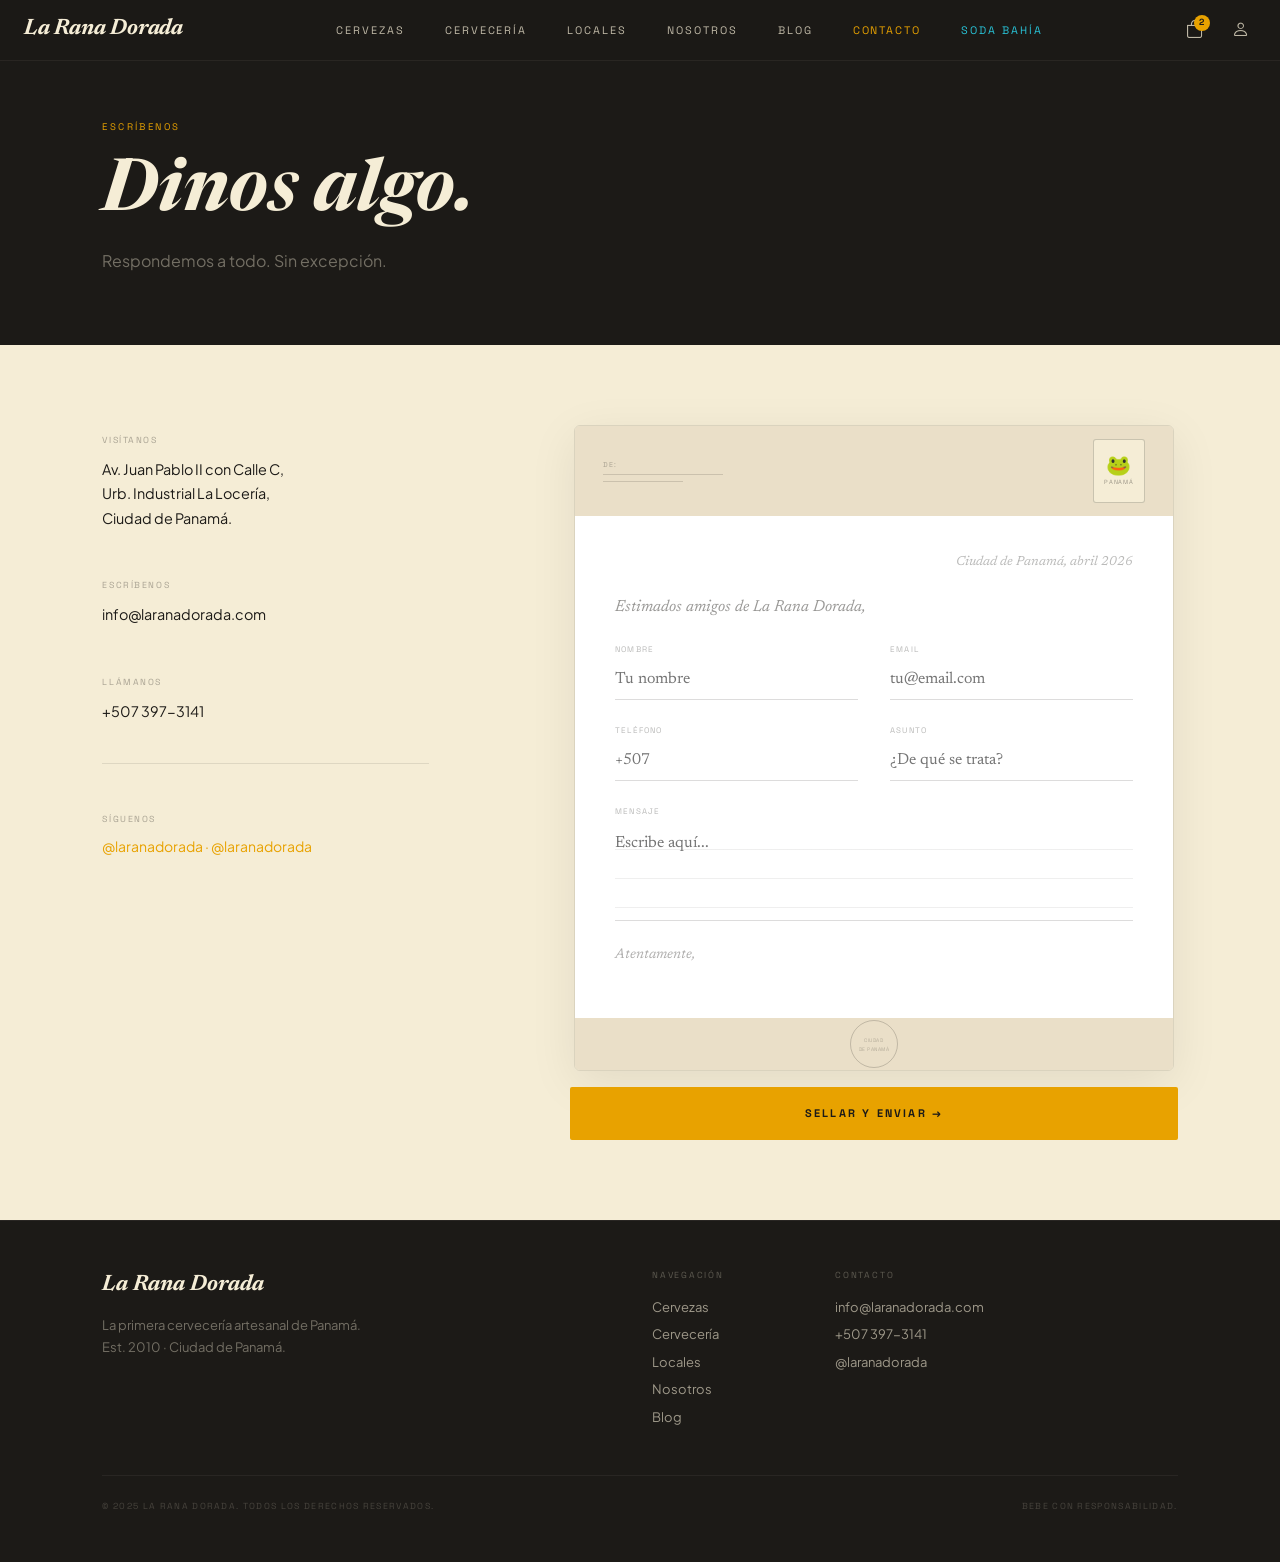
<file: contacto.html>
<!DOCTYPE html>
<html lang="es">

<head>
  <meta charset="UTF-8">
  <meta name="viewport" content="width=device-width, initial-scale=1.0">
  <title>Contacto — La Rana Dorada</title>
  <meta name="description"
    content="Contáctanos. Respondemos a todo, sin excepción. Escríbenos a info@laranadorada.com o visítanos en la Tap Room de La Locería, Ciudad de Panamá.">
  <link rel="stylesheet" href="https://cdn.jsdelivr.net/npm/bootstrap@5.3.3/dist/css/bootstrap.min.css">
  <link rel="stylesheet" href="https://cdn.jsdelivr.net/npm/bootstrap-icons@1.11.3/font/bootstrap-icons.min.css">
  <link
    href="https://fonts.googleapis.com/css2?family=Newsreader:ital,wght@0,400;0,700;1,400;1,700&family=Plus+Jakarta+Sans:wght@300;400;500;600&family=Space+Grotesk:wght@400;500;600;700&display=swap"
    rel="stylesheet">
  <link rel="stylesheet" href="styles.css">
</head>

<body style="background:var(--oscuro);">

  <!-- ══ BARRA DE NAVEGACION ══ -->
      <!-- Bootstrap: fixed-top -> barra fija/pegajosa -->
      <!-- Bootstrap: navbar -> navegacion Bootstrap -->
      <!-- Bootstrap: navbar-expand-lg -> navegacion Bootstrap -->
  <nav class="navbar navbar-expand-lg fixed-top"
    style="background: rgba(28,26,23,0.88); backdrop-filter: blur(10px); border-bottom: 1px solid rgba(245,237,214,0.06);">
      <!-- Bootstrap: px-4 -> espaciado utilitario -->
      <!-- Bootstrap: container-fluid -> contenedor responsivo -->
    <div class="container-fluid px-4">
      <!-- Bootstrap: navbar-brand -> navegacion Bootstrap -->
      <a class="navbar-brand font-news fw-bold fst-italic" href="index.html"
        style="color:var(--crema); font-size:1.4rem; letter-spacing:-0.01em;">
        La Rana Dorada
      </a>
      <!-- Bootstrap: navbar-toggler -> navegacion Bootstrap -->
      <!-- Bootstrap: border-0 -> bordes utilitarios -->
      <!-- Bootstrap: shadow-none -> sombras utilitarias -->
      <button class="navbar-toggler border-0 shadow-none" type="button" data-bs-toggle="collapse"
        data-bs-target="#navMain" style="color:var(--crema);">
        <i class="bi bi-list" style="font-size:1.5rem;"></i>
      </button>
      <!-- Bootstrap: navbar-collapse -> navegacion Bootstrap -->
      <!-- Bootstrap: collapse -> columna de grilla -->
      <div class="collapse navbar-collapse" id="navMain">
      <!-- Bootstrap: py-3 -> espaciado utilitario -->
      <!-- Bootstrap: navbar-nav -> navegacion Bootstrap -->
      <!-- Bootstrap: mx-auto -> espaciado utilitario -->
      <!-- Bootstrap: gap-2 -> utilidad Bootstrap -->
        <ul class="navbar-nav mx-auto gap-lg-4 gap-2 py-3 py-lg-0">
      <!-- Bootstrap: nav-item -> navegacion Bootstrap -->
      <!-- Bootstrap: nav-link -> navegacion Bootstrap -->
          <li class="nav-item"><a class="nav-link font-grotesk"
              style="font-size:0.68rem;letter-spacing:0.18em;text-transform:uppercase;color:rgba(245,237,214,0.75);"
              href="cervezas.html">Cervezas</a></li>
          <li class="nav-item"><a class="nav-link font-grotesk"
              style="font-size:0.68rem;letter-spacing:0.18em;text-transform:uppercase;color:rgba(245,237,214,0.75);"
              href="cerveceria.html">Cervecería</a></li>
          <li class="nav-item"><a class="nav-link font-grotesk"
              style="font-size:0.68rem;letter-spacing:0.18em;text-transform:uppercase;color:rgba(245,237,214,0.75);"
              href="locales.html">Locales</a></li>
          <li class="nav-item"><a class="nav-link font-grotesk"
              style="font-size:0.68rem;letter-spacing:0.18em;text-transform:uppercase;color:rgba(245,237,214,0.75);"
              href="nosotros.html">Nosotros</a></li>
          <li class="nav-item"><a class="nav-link font-grotesk"
              style="font-size:0.68rem;letter-spacing:0.18em;text-transform:uppercase;color:rgba(245,237,214,0.75);"
              href="blog.html">Blog</a></li>
          <li class="nav-item"><a class="nav-link font-grotesk nav-link-active"
              style="font-size:0.68rem;letter-spacing:0.18em;text-transform:uppercase;"
              href="contacto.html">Contacto</a></li>
             <li class="nav-item">
               <a class="nav-link font-grotesk"
             style="font-size:0.68rem; letter-spacing:0.18em; 
               text-transform:uppercase; color:#29C4D8;"
             href="sodabahia.html">Soda Bahía</a>
             </li>
        </ul>
      <!-- Bootstrap: d-flex -> utilidad de display -->
      <!-- Bootstrap: py-2 -> espaciado utilitario -->
      <!-- Bootstrap: align-items-center -> alineacion vertical flex -->
      <!-- Bootstrap: gap-3 -> utilidad Bootstrap -->
        <div class="d-flex align-items-center gap-3 py-2 py-lg-0">
      <!-- Bootstrap: position-relative -> posicionamiento utilitario -->
          <button class="nav-icon-btn position-relative" type="button"
                  data-bs-toggle="offcanvas" data-bs-target="#cartDrawer" aria-controls="cartDrawer">
            <i class="bi bi-bag" style="font-size:1.1rem;"></i>
            <span class="cart-badge">2</span>
          </button>
          <button class="nav-icon-btn" type="button"
                  data-bs-toggle="modal" data-bs-target="#authModal">
            <i class="bi bi-person" style="font-size:1.1rem;"></i>
          </button>
        </div>
      </div>
    </div>
  </nav>

  <!-- ══ SECCION 1 — ENCABEZADO ══ -->
  <header style="background:var(--oscuro);padding:120px 8% 56px;">
    <span class="label-tag">ESCRÍBENOS</span>
    <h1 class="font-news fst-italic fw-bold"
      style="font-size:clamp(2.5rem,6vw,4.5rem);color:var(--crema);margin-top:16px;margin-bottom:12px;">
      Dinos algo.
    </h1>
    <p class="font-jakarta" style="font-size:1rem;color:rgba(245,237,214,0.4);margin-top:12px;">
      Respondemos a todo. Sin excepción.
    </p>
  </header>

  <!-- ══ SECCION 2 — CONTENIDO ══ -->
  <section style="background:var(--crema);padding:80px 8%;">
      <!-- Bootstrap: row -> fila de grilla -->
    <div class="row gx-5 gy-5">

      <!-- ── Columna izquierda: info ── -->
      <!-- Bootstrap: col-lg-4 -> columna de grilla -->
      <!-- Bootstrap: col-12 -> columna de grilla -->
      <div class="col-12 col-lg-4">
        <div class="d-flex flex-column" style="gap:40px;">

          <!-- Bloque 1: Visítanos -->
          <div>
            <span
              style="font-family:'Space Grotesk',sans-serif;font-size:0.55rem;letter-spacing:0.18em;text-transform:uppercase;color:rgba(28,26,23,0.35);">VISÍTANOS</span>
            <p class="font-jakarta"
              style="font-size:0.9rem;color:var(--oscuro);line-height:1.7;margin-top:8px;margin-bottom:0;">
              Av. Juan Pablo II con Calle C,<br>Urb. Industrial La Locería,<br>Ciudad de Panamá.
            </p>
          </div>

          <!-- Bloque 2: Escríbenos -->
          <div>
            <span
              style="font-family:'Space Grotesk',sans-serif;font-size:0.55rem;letter-spacing:0.18em;text-transform:uppercase;color:rgba(28,26,23,0.35);">ESCRÍBENOS</span>
            <p class="font-jakarta"
              style="font-size:0.9rem;color:var(--oscuro);line-height:1.7;margin-top:8px;margin-bottom:0;">
              info@laranadorada.com
            </p>
          </div>

          <!-- Bloque 3: Llámanos -->
          <div>
            <span
              style="font-family:'Space Grotesk',sans-serif;font-size:0.55rem;letter-spacing:0.18em;text-transform:uppercase;color:rgba(28,26,23,0.35);">LLÁMANOS</span>
            <p class="font-jakarta"
              style="font-size:0.9rem;color:var(--oscuro);line-height:1.7;margin-top:8px;margin-bottom:0;">
              +507 397-3141
            </p>
          </div>

        </div>

        <!-- Separador -->
        <div style="border-top:1px solid rgba(28,26,23,0.1);margin-top:40px;padding-top:40px;">
          <span
            style="font-family:'Space Grotesk',sans-serif;font-size:0.55rem;letter-spacing:0.18em;text-transform:uppercase;color:rgba(28,26,23,0.35);">SÍGUENOS</span>
          <p class="font-jakarta" style="font-size:14px;color:var(--oro);margin-top:8px;margin-bottom:0;">
            @laranadorada · @laranadorada
          </p>
        </div>
      </div>

      <!-- ── Columna derecha: formulario ── -->
      <!-- Bootstrap: col-lg-7 -> columna de grilla -->
      <div class="col-12 col-lg-7 offset-lg-1">

        <!-- CHECKBOX DE CONTROL (must precede both state divs as sibling) -->
        <input type="checkbox" id="form-sent" style="display:none">

        <!-- ══ ESTADO A: FORMULARIO ══ -->
        <div class="state-form">

          <!-- Envelope -->
          <div class="envelope-wrap">

            <!-- Solapa superior -->
            <div class="envelope-flap-top">
              <div class="sender-address">
                <span class="de-label">De:</span>
                <div class="dash-line-1"></div>
                <div class="dash-line-2"></div>
              </div>
              <div class="stamp">
                <span class="stamp-frog">🐸</span>
                <span class="stamp-text">Panamá</span>
              </div>
            </div>

            <!-- Cuerpo de carta -->
            <div class="envelope-body">
              <p class="letter-date">Ciudad de Panamá, abril 2026</p>
              <p class="letter-salutation">Estimados amigos de La Rana Dorada,</p>

              <!-- Fila 1: Nombre | Email -->
              <div class="letter-field-row">
                <div>
                  <label class="letter-label">Nombre</label>
                  <input type="text" class="letter-input" placeholder="Tu nombre">
                </div>
                <div>
                  <label class="letter-label">Email</label>
                  <input type="email" class="letter-input" placeholder="tu@email.com">
                </div>
              </div>

              <!-- Fila 2: Teléfono | Asunto -->
              <div class="letter-field-row">
                <div>
                  <label class="letter-label">Teléfono</label>
                  <input type="tel" class="letter-input" placeholder="+507">
                </div>
                <div>
                  <label class="letter-label">Asunto</label>
                  <input type="text" class="letter-input" placeholder="¿De qué se trata?">
                </div>
              </div>

              <!-- Fila 3: Mensaje -->
              <div class="letter-field-full">
                <label class="letter-label">Mensaje</label>
                <textarea class="letter-input letter-textarea" placeholder="Escribe aquí..."></textarea>
              </div>

              <p class="letter-signoff">Atentamente,</p>
            </div>

            <!-- Solapa inferior -->
            <div class="envelope-flap-bottom">
              <div class="postmark">
                <span>Ciudad</span>
                <span>de Panamá</span>
              </div>
            </div>

          </div><!-- /envelope-wrap -->

          <!-- Boton de envio (label triggers checkbox) -->
          <label for="form-sent" class="btn-send">SELLAR Y ENVIAR →</label>

        </div><!-- /state-form -->

        <!-- ══ ESTADO B: ANIMACIÓN + CONFIRMACIÓN ══ -->
        <div class="state-confirm">

          <!-- Sobre volador -->
          <div class="fly-envelope">
            <div class="env-wrap animated">
              <div class="env-body"></div>
              <div class="env-flap-top"></div>
              <div class="env-flap-left"></div>
              <div class="env-flap-right"></div>
            </div>
          </div>

          <!-- Postcard confirmation -->
          <div class="confirm-card">

            <!-- Mitad izquierda -->
            <div class="confirm-left">
              <!-- Postmark top-right -->
              <div class="confirm-postmark">
                <span>Recibido</span>
                <div class="pm-divider"></div>
                <span class="pm-check">✓</span>
              </div>

              <span class="confirm-receipt-label">Acuse de Recibo</span>
              <p class="confirm-headline">Tu carta llegó.</p>
              <p class="confirm-sub">Te respondemos antes de 24 horas.</p>
              <hr class="confirm-divider">
              <p class="confirm-cheers">Mientras tanto, sírvete una bien fría.</p>
            </div>

            <!-- Dashed divider -->
            <div class="confirm-dashed"></div>

            <!-- Mitad derecha -->
            <div class="confirm-right">
              <!-- Static small envelope -->
              <div class="env-wrap-sm" style="position:relative;width:60px;height:40px;flex-shrink:0;">
                <div class="env-body" style="position:absolute;inset:0;background:#1C1A17;border-radius:3px;"></div>
                <div
                  style="position:absolute;top:0;left:0;right:0;height:0;border-left:30px solid transparent;border-right:30px solid transparent;border-top:20px solid #2C1F0A;">
                </div>
                <div
                  style="position:absolute;bottom:0;left:0;height:0;border-bottom:20px solid #2C2018;border-right:30px solid transparent;">
                </div>
                <div
                  style="position:absolute;bottom:0;right:0;height:0;border-bottom:20px solid #2C2018;border-left:30px solid transparent;">
                </div>
              </div>
              <span class="confirm-brand">La Rana Dorada</span>
              <span class="confirm-email">info@laranadorada.com</span>
              <span class="confirm-addr">Av. Juan Pablo II con Calle C</span>
            </div>

          </div><!-- /confirm-card -->

          <!-- Reinicio link -->
          <div style="text-align:center;margin-top:20px;">
            <a href="contacto.html" class="btn-reset">ENVIAR OTRA →</a>
          </div>

        </div><!-- /state-confirm -->

      </div><!-- /col derecha -->
    </div><!-- /row -->
  </section>

  <!-- ══ PIE DE PAGINA ══ -->
  <footer>
    <div class="row g-4">
      <!-- Bootstrap: col-md-4 -> columna de grilla -->
      <div class="col-12 col-md-4">
        <p class="font-news fst-italic fw-bold" style="font-size:1.4rem;color:var(--crema);margin-bottom:12px;">La Rana
          Dorada</p>
        <p class="font-jakarta" style="font-size:13px;color:rgba(245,237,214,0.4);line-height:1.7;">La primera
          cervecería artesanal de Panamá.<br>Est. 2010 · Ciudad de Panamá.</p>
      </div>
      <!-- Bootstrap: col-md-2 -> columna de grilla -->
      <!-- Bootstrap: col-6 -> columna de grilla -->
      <div class="col-6 col-md-2 offset-md-2">
        <p class="font-grotesk"
          style="font-size:0.55rem;letter-spacing:0.2em;text-transform:uppercase;color:rgba(245,237,214,0.3);margin-bottom:16px;">
          Navegación</p>
        <div class="d-flex flex-column gap-2">
          <a href="cervezas.html" class="font-jakarta" style="font-size:13px;color:rgba(245,237,214,0.6);">Cervezas</a>
          <a href="cerveceria.html" class="font-jakarta"
            style="font-size:13px;color:rgba(245,237,214,0.6);">Cervecería</a>
          <a href="locales.html" class="font-jakarta" style="font-size:13px;color:rgba(245,237,214,0.6);">Locales</a>
          <a href="nosotros.html" class="font-jakarta" style="font-size:13px;color:rgba(245,237,214,0.6);">Nosotros</a>
          <a href="blog.html" class="font-jakarta" style="font-size:13px;color:rgba(245,237,214,0.6);">Blog</a>
        </div>
      </div>
      <div class="col-6 col-md-2">
        <p class="font-grotesk"
          style="font-size:0.55rem;letter-spacing:0.2em;text-transform:uppercase;color:rgba(245,237,214,0.3);margin-bottom:16px;">
          Contacto</p>
        <div class="d-flex flex-column gap-2">
          <span class="font-jakarta" style="font-size:13px;color:rgba(245,237,214,0.6);">info@laranadorada.com</span>
          <span class="font-jakarta" style="font-size:13px;color:rgba(245,237,214,0.6);">+507 397-3141</span>
          <a href="https://instagram.com/laranadorada" target="_blank" class="font-jakarta"
            style="font-size:13px;color:rgba(245,237,214,0.6);">@laranadorada</a>
        </div>
      </div>
    </div>
      <!-- Bootstrap: justify-content-between -> alineacion horizontal flex -->
      <!-- Bootstrap: pt-4 -> espaciado utilitario -->
      <!-- Bootstrap: mt-5 -> espaciado utilitario -->
    <div class="d-flex justify-content-between align-items-center mt-5 pt-4"
      style="border-top:1px solid rgba(245,237,214,0.06);">
      <p class="font-grotesk"
        style="font-size:0.55rem;letter-spacing:0.15em;text-transform:uppercase;color:rgba(245,237,214,0.2);margin:0;">©
        2025 La Rana Dorada. Todos los derechos reservados.</p>
      <p class="font-grotesk"
        style="font-size:0.55rem;letter-spacing:0.15em;text-transform:uppercase;color:rgba(245,237,214,0.2);margin:0;">
        Bebe con responsabilidad.</p>
    </div>
  </footer>

  <!-- ══ CARRITO LATERAL ══ -->
      <!-- Bootstrap: offcanvas -> panel lateral -->
      <!-- Bootstrap: offcanvas-end -> panel lateral -->
  <div class="offcanvas offcanvas-end" tabindex="-1" id="cartDrawer" aria-labelledby="cartDrawerLabel" style="width:380px; background:var(--crema); border-left:0.5px solid rgba(28,26,23,0.1);">
      <!-- Bootstrap: offcanvas-header -> panel lateral -->
    <div class="offcanvas-header" style="border-bottom:1px solid rgba(28,26,23,0.08); padding:24px 28px;">
      <div><span style="font-family:'Space Grotesk',sans-serif; font-size:0.6rem; letter-spacing:0.2em; text-transform:uppercase; color:rgba(28,26,23,0.4); display:block; margin-bottom:4px;">TU PEDIDO</span><h5 id="cartDrawerLabel" style="font-family:'Newsreader',serif; font-style:italic; font-weight:700; font-size:1.4rem; color:var(--oscuro); margin:0;">Carrito</h5></div>
      <!-- Bootstrap: btn-close -> boton Bootstrap -->
      <button type="button" class="btn-close" data-bs-dismiss="offcanvas" style="filter:invert(0.3);"></button>
    </div>
      <!-- Bootstrap: offcanvas-body -> panel lateral -->
    <div class="offcanvas-body" style="padding:0; display:flex; flex-direction:column;">
      <div style="flex:1; overflow-y:auto; padding:8px 0;">
        <div class="cart-item"><div class="cart-item-color" style="background:#2A1008;"></div><div class="cart-item-info"><span class="cart-item-name">Pedro Mandinga Red Ale</span><span class="cart-item-variant">Lata 473ml</span></div><div class="cart-item-right"><span class="cart-item-price">$3.50</span><div class="cart-cantidad"><span class="cart-cantidad-btn">−</span><span class="cart-cantidad-num">1</span><span class="cart-cantidad-btn">+</span></div></div></div>
        <div class="cart-item"><div class="cart-item-color" style="background:#E8A200;"></div><div class="cart-item-info"><span class="cart-item-name">Golden Ale</span><span class="cart-item-variant">Lata 473ml × 6-Pack</span></div><div class="cart-item-right"><span class="cart-item-price">$18.00</span><div class="cart-cantidad"><span class="cart-cantidad-btn">−</span><span class="cart-cantidad-num">1</span><span class="cart-cantidad-btn">+</span></div></div></div>
      </div>
      <div style="padding:16px 24px; border-top:1px solid rgba(28,26,23,0.07); border-bottom:1px solid rgba(28,26,23,0.07);"><span style="font-family:'Space Grotesk',sans-serif; font-size:0.55rem; letter-spacing:0.15em; text-transform:uppercase; color:rgba(28,26,23,0.35); display:block; margin-bottom:8px;">NOTA (OPCIONAL)</span><textarea rows="2" placeholder="Instrucciones especiales..." style="width:100%; background:#FAFAF7; border:0.5px solid rgba(28,26,23,0.12); border-radius:4px; padding:10px 14px; font-family:'Plus Jakarta Sans',sans-serif; font-size:0.8rem; color:var(--oscuro); resize:none; outline:none;"></textarea></div>
      <!-- Bootstrap: align-items-baseline -> alineacion vertical flex -->
      <!-- Bootstrap: text-center -> utilidad de texto -->
      <!-- Bootstrap: mt-2 -> espaciado utilitario -->
      <!-- Bootstrap: mb-3 -> espaciado utilitario -->
      <!-- Bootstrap: d-block -> utilidad de display -->
      <div style="padding:24px 28px;"><div class="d-flex justify-content-between align-items-baseline mb-3"><span style="font-family:'Space Grotesk',sans-serif; font-size:0.6rem; letter-spacing:0.15em; text-transform:uppercase; color:rgba(28,26,23,0.4);">SUBTOTAL</span><span style="font-family:'Newsreader',serif; font-weight:700; font-size:1.4rem; color:var(--oscuro);">$21.50</span></div><a href="#" class="d-block text-center" style="background:var(--oscuro); color:var(--crema); font-family:'Space Grotesk',sans-serif; font-weight:700; font-size:0.65rem; letter-spacing:0.2em; text-transform:uppercase; padding:16px; border-radius:3px; text-decoration:none;">PROCEDER AL PAGO →</a><a href="#" class="d-block text-center mt-2" style="font-family:'Space Grotesk',sans-serif; font-size:0.6rem; letter-spacing:0.15em; text-transform:uppercase; color:rgba(28,26,23,0.35); text-decoration:none; padding:8px;">SEGUIR COMPRANDO</a></div>
    </div>
  </div>

  <!-- ══ MODAL DE AUTENTICACION ══ -->
      <!-- Bootstrap: modal -> ventana modal -->
  <div class="modal fade" id="authModal" tabindex="-1" aria-labelledby="authModalLabel" aria-hidden="true">
      <!-- Bootstrap: modal-dialog-centered -> ventana modal -->
      <!-- Bootstrap: modal-dialog -> ventana modal -->
    <div class="modal-dialog modal-dialog-centered" style="max-width:440px;">
      <!-- Bootstrap: modal-content -> ventana modal -->
      <div class="modal-content" style="background:var(--crema); border:0.5px solid rgba(28,26,23,0.12); border-radius:8px; overflow:hidden; box-shadow:0 24px 64px rgba(0,0,0,0.12);">
      <!-- Bootstrap: position-absolute -> posicionamiento utilitario -->
      <!-- Bootstrap: btn-close-white -> boton Bootstrap -->
        <div style="background:var(--oscuro); padding:32px 36px 0; position:relative;"><button type="button" class="btn-close btn-close-white position-absolute" data-bs-dismiss="modal" style="top:16px; right:16px; opacity:0.5;"></button><span style="font-family:'Space Grotesk',sans-serif; font-size:0.55rem; letter-spacing:0.2em; text-transform:uppercase; color:var(--oro); display:block; margin-bottom:8px;">LA RANA DORADA</span><h2 style="font-family:'Newsreader',serif; font-style:italic; font-weight:700; font-size:1.8rem; color:var(--crema); margin-bottom:24px;">Tu cuenta</h2>
      <!-- Bootstrap: nav-tabs -> navegacion Bootstrap -->
      <!-- Bootstrap: nav -> navegacion Bootstrap -->
          <ul class="nav nav-tabs border-0 gap-3" role="tablist"><li class="nav-item" role="presentation"><button class="auth-tab active" data-bs-toggle="tab" data-bs-target="#loginPanel" type="button" role="tab">Iniciar Sesión</button></li><li class="nav-item" role="presentation"><button class="auth-tab" data-bs-toggle="tab" data-bs-target="#registerPanel" type="button" role="tab">Registrarse</button></li></ul>
        </div>
        <div class="tab-content" style="padding:32px 36px;">
      <!-- Bootstrap: mb-4 -> espaciado utilitario -->
          <div class="tab-pane fade show active" id="loginPanel" role="tabpanel"><div class="mb-4"><label class="auth-label">Correo electrónico</label><input type="email" class="auth-input" placeholder="tu@email.com"></div><div class="mb-4"><label class="auth-label">Contraseña</label><input type="password" class="auth-input" placeholder="••••••••"></div><a href="profile.html" style="display:block; width:100%; text-align:center; background:var(--oscuro); color:var(--crema); font-family:'Space Grotesk',sans-serif; font-weight:700; font-size:0.65rem; letter-spacing:0.2em; text-transform:uppercase; padding:16px; border-radius:3px; text-decoration:none; margin-bottom:16px;">ENTRAR →</a><p style="font-family:'Plus Jakarta Sans',sans-serif; font-size:0.75rem; color:rgba(28,26,23,0.4); text-align:center; margin:0;">¿Olvidaste tu contraseña? <span style="color:var(--oro); cursor:pointer;">Recupérala aquí</span></p></div>
          <div class="tab-pane fade" id="registerPanel" role="tabpanel"><div class="row g-3 mb-3"><div class="col-6"><label class="auth-label">Nombre</label><input type="text" class="auth-input" placeholder="Tu nombre"></div><div class="col-6"><label class="auth-label">Apellido</label><input type="text" class="auth-input" placeholder="Tu apellido"></div></div><div class="mb-3"><label class="auth-label">Correo electrónico</label><input type="email" class="auth-input" placeholder="tu@email.com"></div><div class="mb-4"><label class="auth-label">Contraseña</label><input type="password" class="auth-input" placeholder="Mínimo 8 caracteres"></div><a href="profile.html" style="display:block; width:100%; text-align:center; background:var(--oro); color:var(--oscuro); font-family:'Space Grotesk',sans-serif; font-weight:700; font-size:0.65rem; letter-spacing:0.2em; text-transform:uppercase; padding:16px; border-radius:3px; text-decoration:none;">CREAR CUENTA →</a></div>
        </div>
      </div>
    </div>
  </div>

  <script src="https://cdn.jsdelivr.net/npm/bootstrap@5.3.3/dist/js/bootstrap.bundle.min.js"></script>
</body>

</html>
</file>
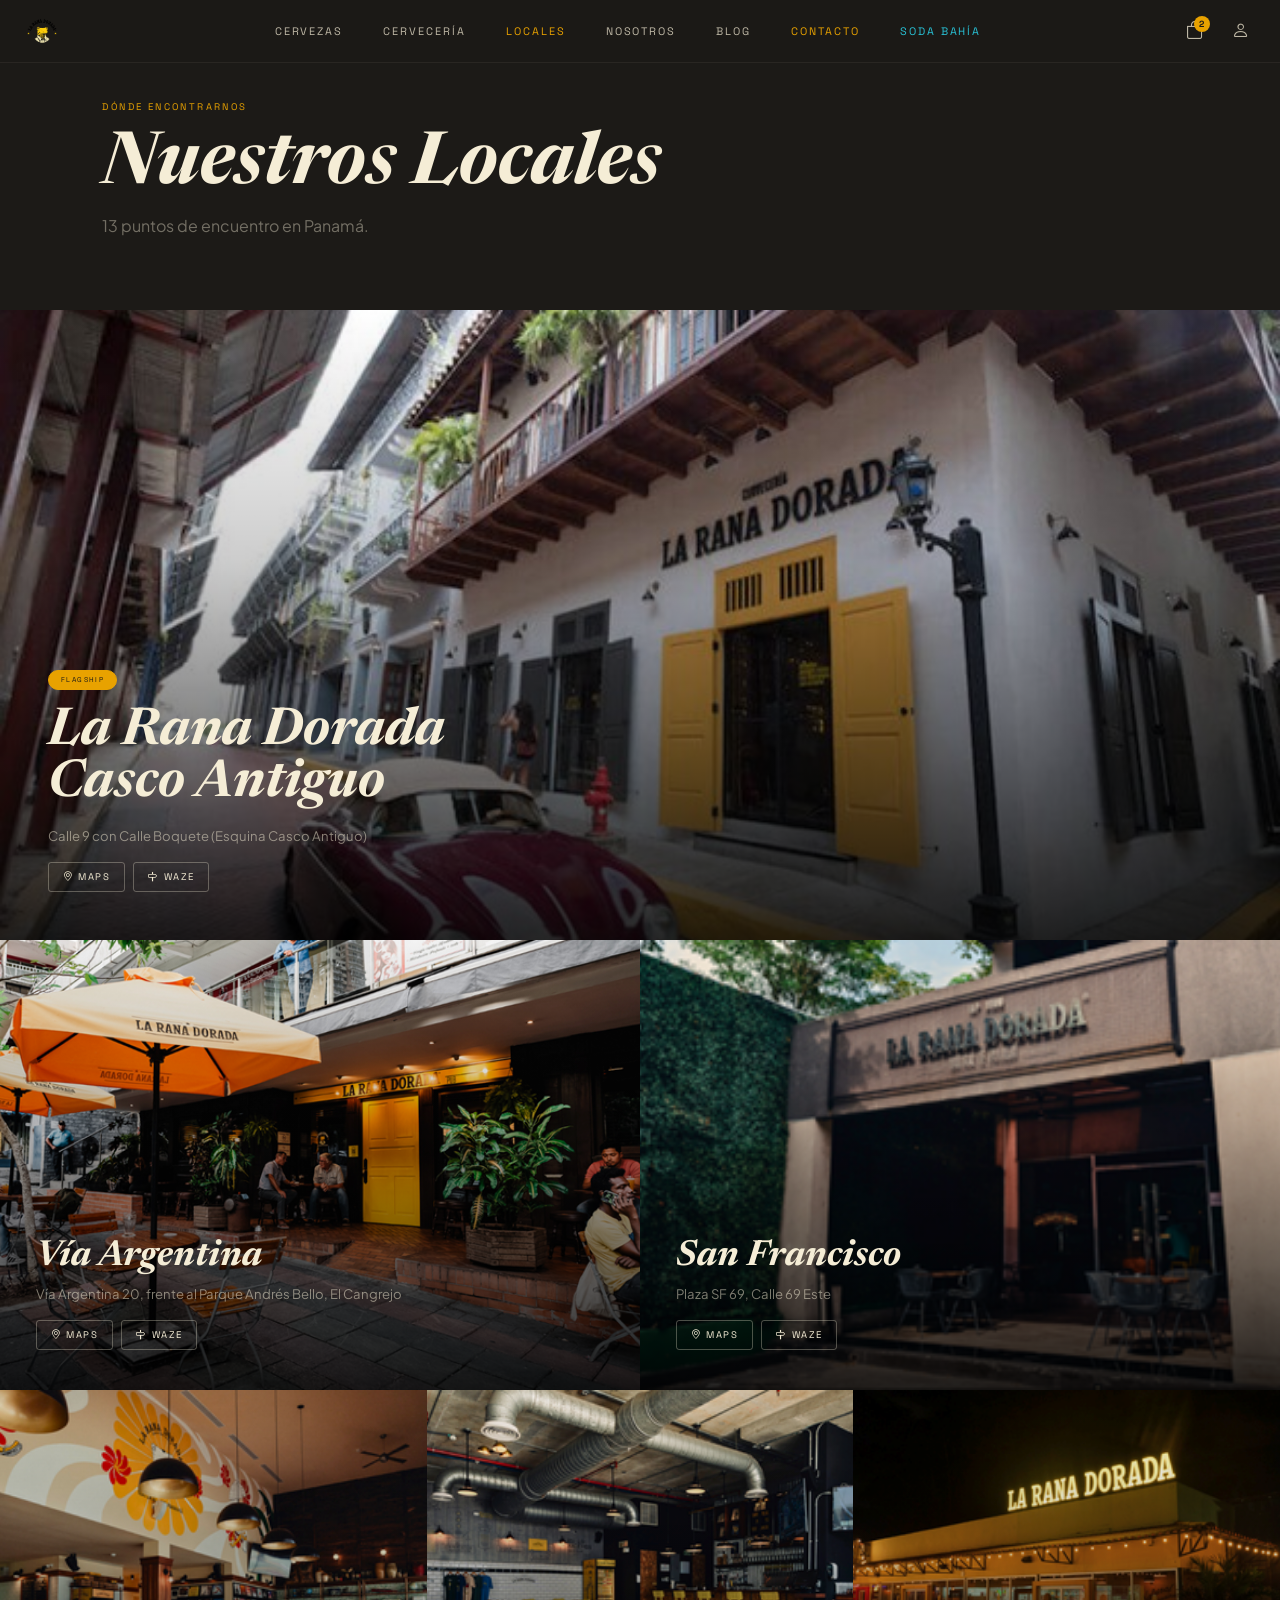
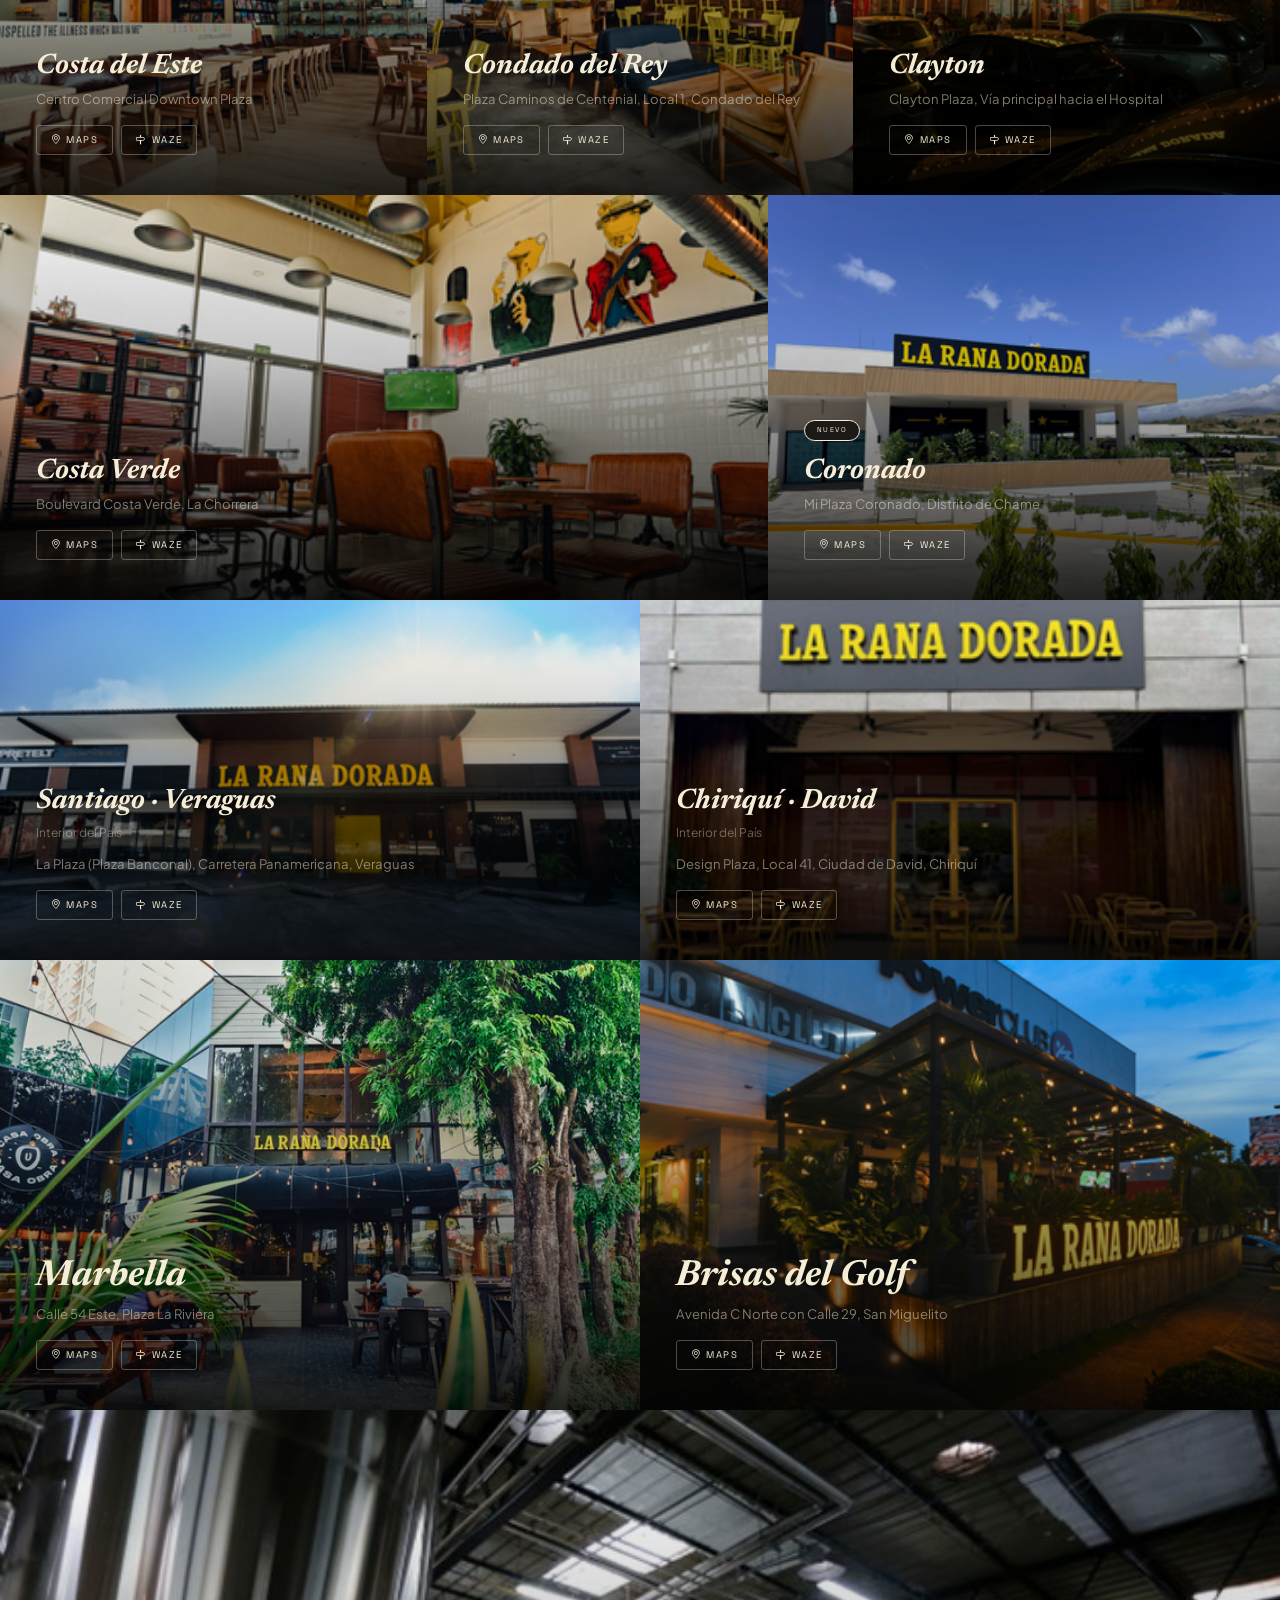
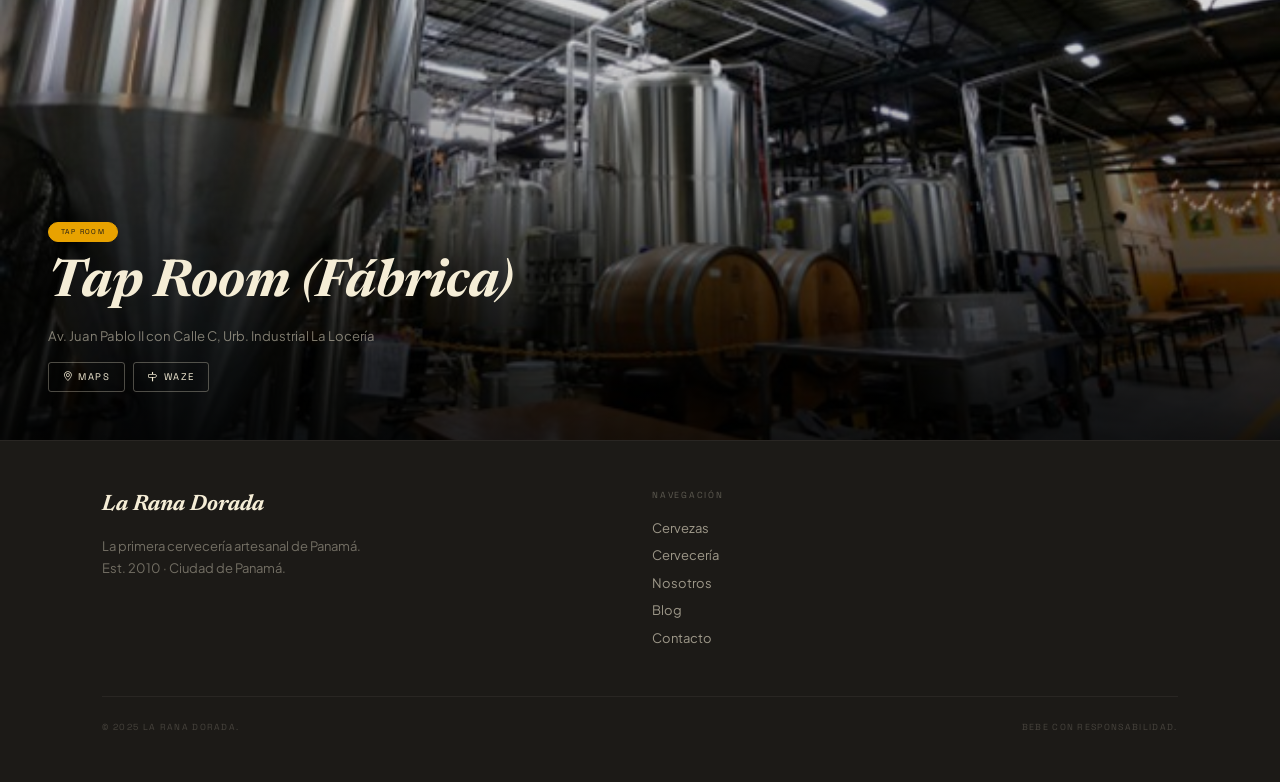
<file: locales.html>
<!DOCTYPE html>
<html lang="es">
<head>
  <meta charset="UTF-8">
  <meta name="viewport" content="width=device-width, initial-scale=1.0">
  <title>Locales — La Rana Dorada</title>
  <meta name="description" content="Encuentra los 13 locales de La Rana Dorada en Panamá: Casco Antiguo, El Cangrejo, Marbella, San Francisco, Costa del Este, Clayton, Centennial, Brisas del Golf, Tap Room, Costa Verde, Coronado, Santiago y Chiriquí.">
  <link rel="stylesheet" href="https://cdn.jsdelivr.net/npm/bootstrap@5.3.3/dist/css/bootstrap.min.css">
  <link rel="stylesheet" href="https://cdn.jsdelivr.net/npm/bootstrap-icons@1.11.3/font/bootstrap-icons.min.css">
  <link href="https://fonts.googleapis.com/css2?family=Newsreader:ital,wght@0,400;0,700;1,400;1,700&family=Plus+Jakarta+Sans:wght@300;400;500;600&family=Space+Grotesk:wght@400;500;600;700&display=swap" rel="stylesheet">
  <link rel="stylesheet" href="styles.css">
  <style>
    :root {
      --oscuro-int: var(--oscuro);
      --oro-int: var(--oro);
      --crema-int: var(--crema);
    }

    .loc-magazine {
      background: var(--oscuro-int);
      padding: 0;
    }

    .loc-row-2col,
    .loc-row-3col,
    .loc-row-asymmetric,
    .loc-row-strip {
      display: flex;
      width: 100%;
    }

    .loc-panel {
      position: relative;
      overflow: hidden;
      cursor: pointer;
      flex: 1;
      min-width: 0;
    }

    .loc-panel img {
      width: 100%;
      height: 100%;
      object-fit: cover;
      object-position: center;
      display: block;
      transition: transform 0.6s ease;
    }

    .loc-panel:hover img {
      transform: scale(1.04);
    }

    .loc-overlay {
      position: absolute;
      inset: 0;
      background: linear-gradient(
        to top,
        rgba(0, 0, 0, 0.85) 0%,
        rgba(0, 0, 0, 0.2) 55%,
        transparent 100%
      );
      display: flex;
      flex-direction: column;
      justify-content: flex-end;
      padding: 40px 36px;
    }

    .loc-overlay-hero {
      padding: 48px;
    }

    .loc-badge {
      display: inline-block;
      width: fit-content;
      font-family: 'Space Grotesk', sans-serif;
      font-size: 7px;
      letter-spacing: 0.2em;
      text-transform: uppercase;
      padding: 4px 12px;
      border-radius: 20px;
      margin-bottom: 16px;
    }

    .loc-badge-flagship {
      background: var(--oro-int);
      color: var(--oscuro-int);
      border: 1px solid var(--oro-int);
    }

    .loc-badge-nuevo {
      background: var(--oscuro-int);
      color: var(--crema-int);
      border: 1px solid var(--crema-int);
    }

    .loc-badge-tap {
      background: var(--oro-int);
      color: var(--oscuro-int);
      border: 1px solid var(--oro-int);
    }

    .loc-name {
      font-family: 'Newsreader', serif;
      font-style: italic;
      font-weight: 700;
      color: var(--crema-int);
      line-height: 1.05;
      margin: 0 0 8px;
    }

    .loc-name-hero {
      font-size: 52px;
      line-height: 1;
    }

    .loc-name-lg {
      font-size: 36px;
    }

    .loc-name-md {
      font-size: 28px;
    }

    .loc-name-strip {
      font-size: 22px;
      margin-bottom: 4px;
    }

    .loc-address {
      font-family: 'Plus Jakarta Sans', sans-serif;
      font-size: 0.82rem;
      color: rgba(245, 237, 214, 0.5);
      margin: 0 0 16px;
    }

    .loc-address-hero {
      margin-top: 8px;
    }

    .loc-address-strip {
      font-size: 13px;
      color: rgba(245, 237, 214, 0.4);
      margin: 0 0 12px;
    }

    .loc-meta {
      font-family: 'Plus Jakarta Sans', sans-serif;
      font-size: 12px;
      color: rgba(245, 237, 214, 0.4);
      margin: 0 0 12px;
    }

    .loc-btn-row {
      display: flex;
      gap: 8px;
      flex-wrap: wrap;
    }

    .loc-btn {
      font-family: 'Space Grotesk', sans-serif;
      font-size: 0.6rem;
      letter-spacing: 0.15em;
      text-transform: uppercase;
      border: 0.5px solid rgba(245, 237, 214, 0.3);
      color: var(--crema-int);
      padding: 7px 14px;
      border-radius: 3px;
      text-decoration: none;
      transition: background 0.2s;
    }

    .loc-btn:hover {
      background: rgba(245, 237, 214, 0.1);
      color: var(--crema-int);
    }

    .loc-btn-waze {
      border-color: var(--oro-int);
      color: var(--oro-int);
    }

    .loc-btn-waze:hover {
      background: rgba(232, 162, 0, 0.1);
      color: var(--oro-int);
    }

    .loc-btn-small {
      font-size: 0.55rem;
      padding: 6px 11px;
    }

    .loc-row-hero {
      height: 70vh;
      min-height: 460px;
    }

    .loc-row-2col {
      height: 50vh;
      min-height: 360px;
    }

    .loc-row-3col,
    .loc-row-asymmetric {
      height: 45vh;
      min-height: 320px;
    }

    .loc-row-5 {
      height: 40vh;
      min-height: 280px;
    }

    .loc-strip {
      background: #111;
      padding: 48px 8%;
      border-top: 1px solid rgba(245, 237, 214, 0.08);
    }

    .loc-strip-item {
      flex: 1;
      min-width: 0;
      padding: 0 28px;
    }

    .loc-strip-item:first-child {
      padding-left: 0;
    }

    .loc-strip-item:last-child {
      padding-right: 0;
    }

    .loc-strip-item + .loc-strip-item {
      border-left: 1px solid rgba(245, 237, 214, 0.18);
    }

    @media (max-width: 1024px) {
      .loc-name-hero {
        font-size: 44px;
      }

      .loc-name-lg {
        font-size: 32px;
      }

      .loc-name-md {
        font-size: 24px;
      }
    }

    @media (max-width: 768px) {
      .loc-row-2col,
      .loc-row-3col,
      .loc-row-asymmetric,
      .loc-row-strip {
        flex-direction: column !important;
      }

      .loc-row-asymmetric .loc-panel {
        flex: 1 1 auto !important;
        max-width: 100% !important;
      }

      .loc-panel {
        height: 55vw !important;
        min-height: 220px;
      }

      .loc-row-hero {
        height: auto;
        min-height: unset;
      }

      .loc-overlay,
      .loc-overlay-hero {
        padding: 28px 22px;
      }

      .loc-name-hero {
        font-size: 34px;
      }

      .loc-name-lg {
        font-size: 28px;
      }

      .loc-name-md {
        font-size: 22px;
      }

      .loc-strip {
        padding: 40px 8%;
      }

      .loc-strip-item {
        padding: 20px 0;
      }

      .loc-strip-item + .loc-strip-item {
        border-left: none;
        border-top: 1px solid rgba(245, 237, 214, 0.18);
      }
    }
  </style>
</head>
<body style="background:var(--oscuro);">

  <!-- ══ BARRA DE NAVEGACION ══ -->
      <!-- Bootstrap: fixed-top -> barra fija/pegajosa -->
      <!-- Bootstrap: navbar -> navegacion Bootstrap -->
      <!-- Bootstrap: navbar-expand-lg -> navegacion Bootstrap -->
  <nav class="navbar navbar-expand-lg fixed-top"
       style="background: rgba(28,26,23,0.88); backdrop-filter: blur(10px); border-bottom: 1px solid rgba(245,237,214,0.06);">
      <!-- Bootstrap: container-fluid -> contenedor responsivo -->
      <!-- Bootstrap: px-4 -> espaciado utilitario -->
    <div class="container-fluid px-4">
      <!-- Bootstrap: navbar-brand -> navegacion Bootstrap -->
      <a class="navbar-brand font-news fw-bold fst-italic" href="index.html"
         style="color:var(--crema); font-size:1.4rem; letter-spacing:-0.01em;">
        <img src="img/logo.png" alt="La Rana Dorada" style="height:36px;width:auto;">
      </a>
      <!-- Bootstrap: border-0 -> bordes utilitarios -->
      <!-- Bootstrap: navbar-toggler -> navegacion Bootstrap -->
      <!-- Bootstrap: shadow-none -> sombras utilitarias -->
      <button class="navbar-toggler border-0 shadow-none" type="button"
              data-bs-toggle="collapse" data-bs-target="#navMain"
              style="color:var(--crema);">
        <i class="bi bi-list" style="font-size:1.5rem;"></i>
      </button>
      <!-- Bootstrap: navbar-collapse -> navegacion Bootstrap -->
      <!-- Bootstrap: collapse -> columna de grilla -->
      <div class="collapse navbar-collapse" id="navMain">
      <!-- Bootstrap: mx-auto -> espaciado utilitario -->
      <!-- Bootstrap: py-3 -> espaciado utilitario -->
      <!-- Bootstrap: navbar-nav -> navegacion Bootstrap -->
      <!-- Bootstrap: gap-2 -> utilidad Bootstrap -->
        <ul class="navbar-nav mx-auto gap-lg-4 gap-2 py-3 py-lg-0">
      <!-- Bootstrap: nav-link -> navegacion Bootstrap -->
      <!-- Bootstrap: nav-item -> navegacion Bootstrap -->
          <li class="nav-item"><a class="nav-link font-grotesk" style="font-size:0.68rem;letter-spacing:0.18em;text-transform:uppercase;color:rgba(245,237,214,0.75);" href="cervezas.html">Cervezas</a></li>
          <li class="nav-item"><a class="nav-link font-grotesk" style="font-size:0.68rem;letter-spacing:0.18em;text-transform:uppercase;color:rgba(245,237,214,0.75);" href="cerveceria.html">Cervecería</a></li>
          <li class="nav-item"><a class="nav-link font-grotesk nav-link-active" style="font-size:0.68rem;letter-spacing:0.18em;text-transform:uppercase;" href="locales.html">Locales</a></li>
          <li class="nav-item"><a class="nav-link font-grotesk" style="font-size:0.68rem;letter-spacing:0.18em;text-transform:uppercase;color:rgba(245,237,214,0.75);" href="nosotros.html">Nosotros</a></li>
          <li class="nav-item"><a class="nav-link font-grotesk" style="font-size:0.68rem;letter-spacing:0.18em;text-transform:uppercase;color:rgba(245,237,214,0.75);" href="blog.html">Blog</a></li>
          <li class="nav-item"><a class="nav-link font-grotesk" style="font-size:0.68rem;letter-spacing:0.18em;text-transform:uppercase;color:var(--oro);" href="contacto.html">Contacto</a></li>  <li class="nav-item">
    <a class="nav-link font-grotesk"
       style="font-size:0.68rem; letter-spacing:0.18em; 
              text-transform:uppercase; color:#29C4D8;"
      href="sodabahia.html">Soda Bahía</a>
  </li>
        </ul>
      <!-- Bootstrap: d-flex -> utilidad de display -->
      <!-- Bootstrap: gap-3 -> utilidad Bootstrap -->
      <!-- Bootstrap: py-2 -> espaciado utilitario -->
      <!-- Bootstrap: align-items-center -> alineacion vertical flex -->
        <div class="d-flex align-items-center gap-3 py-2 py-lg-0">
      <!-- Bootstrap: position-relative -> posicionamiento utilitario -->
          <button class="nav-icon-btn position-relative" type="button"
                  data-bs-toggle="offcanvas" data-bs-target="#cartDrawer" aria-controls="cartDrawer">
            <i class="bi bi-bag" style="font-size:1.1rem;"></i>
            <span class="cart-badge">2</span>
          </button>
          <button class="nav-icon-btn" type="button"
                  data-bs-toggle="modal" data-bs-target="#authModal">
            <i class="bi bi-person" style="font-size:1.1rem;"></i>
          </button>
        </div>
      </div>
    </div>
  </nav>

  <!-- ══ ENCABEZADO ══ -->
  <header style="background:var(--oscuro);padding:100px 8% 56px;">
    <span class="label-tag">DÓNDE ENCONTRARNOS</span>
    <h1 class="font-news fst-italic fw-bold" style="font-size:clamp(42px,8vw,72px);color:var(--crema);line-height:1;margin-top:16px;margin-bottom:12px;">
      Nuestros Locales
    </h1>
    <p class="font-jakarta" style="font-size:16px;color:rgba(245,237,214,0.4);">13 puntos de encuentro en Panamá.</p>
  </header>

  <!-- ══ UBICACIONES ══ -->
  <main class="loc-magazine">

    <!-- Fila 1: Heroe principal -->
    <div class="loc-row-hero">
      <article class="loc-panel" style="height:100%;">
        <img src="img/local_casco_viejo.jpg" alt="La Rana Dorada Casco Antiguo">
        <div class="loc-overlay loc-overlay-hero" style="background:linear-gradient(to top, rgba(0,0,0,0.85) 0%, rgba(0,0,0,0.2) 60%, transparent 100%);">
          <span class="loc-badge loc-badge-flagship">Flagship</span>
          <h2 class="loc-name loc-name-hero">La Rana Dorada<br>Casco Antiguo</h2>
          <p class="loc-address loc-address-hero">Calle 9 con Calle Boquete (Esquina Casco Antiguo)</p>
          <div class="loc-btn-row">
      <!-- Bootstrap: me-1 -> espaciado utilitario -->
            <a href="https://www.google.com/maps/search/Calle+9+con+Calle+Boquete+Casco+Antiguo+Panama" target="_blank" class="loc-btn"><i class="bi bi-geo-alt me-1"></i>Maps</a>
            <a href="https://waze.com/ul?q=Calle+9+con+Calle+Boquete+Casco+Antiguo+Panama" target="_blank" class="loc-btn"><i class="bi bi-signpost me-1"></i>Waze</a>
          </div>
        </div>
      </article>
    </div>

    <!-- Fila 2: Dos columnas -->
    <div class="loc-row-2col">
      <article class="loc-panel" style="height:100%;">
        <img src="img/local_via_argentina.png" alt="La Rana Dorada Vía Argentina">
        <div class="loc-overlay" style="background:linear-gradient(to top, rgba(0,0,0,0.85) 0%, rgba(0,0,0,0.2) 60%, transparent 100%);">
          <h3 class="loc-name loc-name-lg">Vía Argentina</h3>
          <p class="loc-address">Vía Argentina 20, frente al Parque Andrés Bello, El Cangrejo</p>
          <div class="loc-btn-row">
            <a href="https://www.google.com/maps/search/Via+Argentina+20+El+Cangrejo+Panama" target="_blank" class="loc-btn"><i class="bi bi-geo-alt me-1"></i>Maps</a>
            <a href="https://waze.com/ul?q=Via+Argentina+20+El+Cangrejo+Panama" target="_blank" class="loc-btn"><i class="bi bi-signpost me-1"></i>Waze</a>
          </div>
        </div>
      </article>
      <article class="loc-panel" style="height:100%;">
        <img src="img/local_san_francisco.png" alt="La Rana Dorada San Francisco">
        <div class="loc-overlay" style="background:linear-gradient(to top, rgba(0,0,0,0.85) 0%, rgba(0,0,0,0.2) 60%, transparent 100%);">
          <h3 class="loc-name loc-name-lg">San Francisco</h3>
          <p class="loc-address">Plaza SF 69, Calle 69 Este</p>
          <div class="loc-btn-row">
            <a href="https://www.google.com/maps/search/Plaza+SF+69+Calle+69+Este+San+Francisco+Panama" target="_blank" class="loc-btn"><i class="bi bi-geo-alt me-1"></i>Maps</a>
            <a href="https://waze.com/ul?q=Plaza+SF+69+Calle+69+Este+San+Francisco+Panama" target="_blank" class="loc-btn"><i class="bi bi-signpost me-1"></i>Waze</a>
          </div>
        </div>
      </article>
    </div>

    <!-- Fila 3: Tres columnas -->
    <div class="loc-row-3col">
      <article class="loc-panel" style="height:100%;">
        <img src="img/local_costa_del_este.png" alt="La Rana Dorada Costa del Este">
        <div class="loc-overlay" style="background:linear-gradient(to top, rgba(0,0,0,0.85) 0%, rgba(0,0,0,0.2) 60%, transparent 100%);">
          <h3 class="loc-name loc-name-md">Costa del Este</h3>
          <p class="loc-address">Centro Comercial Downtown Plaza</p>
          <div class="loc-btn-row">
            <a href="https://www.google.com/maps/search/Downtown+Plaza+Costa+del+Este+Panama" target="_blank" class="loc-btn"><i class="bi bi-geo-alt me-1"></i>Maps</a>
            <a href="https://waze.com/ul?q=Downtown+Plaza+Costa+del+Este+Panama" target="_blank" class="loc-btn"><i class="bi bi-signpost me-1"></i>Waze</a>
          </div>
        </div>
      </article>
      <article class="loc-panel" style="height:100%;">
        <img src="img/local_condado_del_rey.png" alt="La Rana Dorada Condado del Rey">
        <div class="loc-overlay" style="background:linear-gradient(to top, rgba(0,0,0,0.85) 0%, rgba(0,0,0,0.2) 60%, transparent 100%);">
          <h3 class="loc-name loc-name-md">Condado del Rey</h3>
          <p class="loc-address">Plaza Caminos de Centenial, Local 1, Condado del Rey</p>
          <div class="loc-btn-row">
            <a href="https://www.google.com/maps/search/Plaza+Caminos+de+Centenial+Condado+del+Rey+Panama" target="_blank" class="loc-btn"><i class="bi bi-geo-alt me-1"></i>Maps</a>
            <a href="https://waze.com/ul?q=Plaza+Caminos+de+Centenial+Condado+del+Rey+Panama" target="_blank" class="loc-btn"><i class="bi bi-signpost me-1"></i>Waze</a>
          </div>
        </div>
      </article>
      <article class="loc-panel" style="height:100%;">
        <img src="img/local_clayton.png" alt="La Rana Dorada Clayton">
        <div class="loc-overlay" style="background:linear-gradient(to top, rgba(0,0,0,0.85) 0%, rgba(0,0,0,0.2) 60%, transparent 100%);">
          <h3 class="loc-name loc-name-md">Clayton</h3>
          <p class="loc-address">Clayton Plaza, Vía principal hacia el Hospital</p>
          <div class="loc-btn-row">
            <a href="https://www.google.com/maps/search/Clayton+Plaza+Panama+City" target="_blank" class="loc-btn"><i class="bi bi-geo-alt me-1"></i>Maps</a>
            <a href="https://waze.com/ul?q=Clayton+Plaza+Panama+City" target="_blank" class="loc-btn"><i class="bi bi-signpost me-1"></i>Waze</a>
          </div>
        </div>
      </article>
    </div>

    <!-- Fila 4: Asimetrica 60/40 -->
    <div class="loc-row-asymmetric">
      <article class="loc-panel" style="height:100%;flex:0 0 60%;max-width:60%;">
        <img src="img/local_costa_verde.png" alt="La Rana Dorada Costa Verde">
        <div class="loc-overlay" style="background:linear-gradient(to top, rgba(0,0,0,0.85) 0%, rgba(0,0,0,0.2) 60%, transparent 100%);">
          <h3 class="loc-name loc-name-md">Costa Verde</h3>
          <p class="loc-address">Boulevard Costa Verde, La Chorrera</p>
          <div class="loc-btn-row">
            <a href="https://www.google.com/maps/search/Boulevard+Costa+Verde+La+Chorrera+Panama" target="_blank" class="loc-btn"><i class="bi bi-geo-alt me-1"></i>Maps</a>
            <a href="https://waze.com/ul?q=Boulevard+Costa+Verde+La+Chorrera+Panama" target="_blank" class="loc-btn"><i class="bi bi-signpost me-1"></i>Waze</a>
          </div>
        </div>
      </article>
      <article class="loc-panel" style="height:100%;flex:0 0 40%;max-width:40%;">
        <img src="img/local_coronado.png" alt="La Rana Dorada Coronado">
        <div class="loc-overlay" style="background:linear-gradient(to top, rgba(0,0,0,0.85) 0%, rgba(0,0,0,0.2) 60%, transparent 100%);">
          <span class="loc-badge loc-badge-nuevo">Nuevo</span>
          <h3 class="loc-name loc-name-md">Coronado</h3>
          <p class="loc-address">Mi Plaza Coronado, Distrito de Chame</p>
          <div class="loc-btn-row">
            <a href="https://www.google.com/maps/search/Mi+Plaza+Coronado+Chame+Panama" target="_blank" class="loc-btn"><i class="bi bi-geo-alt me-1"></i>Maps</a>
            <a href="https://waze.com/ul?q=Mi+Plaza+Coronado+Chame+Panama" target="_blank" class="loc-btn"><i class="bi bi-signpost me-1"></i>Waze</a>
          </div>
        </div>
      </article>
    </div>

    <!-- Fila 5: Interior -->
    <div class="loc-row-2col loc-row-5">
      <article class="loc-panel" style="height:100%;">
        <img src="img/local_santiago.png" alt="La Rana Dorada Santiago">
        <div class="loc-overlay" style="background:linear-gradient(to top, rgba(0,0,0,0.85) 0%, rgba(0,0,0,0.2) 60%, transparent 100%);">
          <h3 class="loc-name loc-name-md">Santiago · Veraguas</h3>
          <p class="loc-meta">Interior del País</p>
          <p class="loc-address">La Plaza (Plaza Banconal), Carretera Panamericana, Veraguas</p>
          <div class="loc-btn-row">
            <a href="https://www.google.com/maps/search/Plaza+Banconal+Carretera+Panamericana+Santiago+Veraguas+Panama" target="_blank" class="loc-btn"><i class="bi bi-geo-alt me-1"></i>Maps</a>
            <a href="https://waze.com/ul?q=Plaza+Banconal+Santiago+Veraguas+Panama" target="_blank" class="loc-btn"><i class="bi bi-signpost me-1"></i>Waze</a>
          </div>
        </div>
      </article>
      <article class="loc-panel" style="height:100%;">
        <img src="img/local_chiriqui.png" alt="La Rana Dorada Chiriquí">
        <div class="loc-overlay" style="background:linear-gradient(to top, rgba(0,0,0,0.85) 0%, rgba(0,0,0,0.2) 60%, transparent 100%);">
          <h3 class="loc-name loc-name-md">Chiriquí · David</h3>
          <p class="loc-meta">Interior del País</p>
          <p class="loc-address">Design Plaza, Local 41, Ciudad de David, Chiriquí</p>
          <div class="loc-btn-row">
            <a href="https://www.google.com/maps/search/Design+Plaza+Local+41+David+Chiriqui+Panama" target="_blank" class="loc-btn"><i class="bi bi-geo-alt me-1"></i>Maps</a>
            <a href="https://waze.com/ul?q=Design+Plaza+David+Chiriqui+Panama" target="_blank" class="loc-btn"><i class="bi bi-signpost me-1"></i>Waze</a>
          </div>
        </div>
      </article>
    </div>

    <div class="loc-row-2col">
      <article class="loc-panel" style="height:100%;">
        <img src="img/local_marbella.jpg" alt="La Rana Dorada Marbella">
        <div class="loc-overlay" style="background:linear-gradient(to top, rgba(0,0,0,0.85) 0%, rgba(0,0,0,0.2) 60%, transparent 100%);">
          <h3 class="loc-name loc-name-lg">Marbella</h3>
          <p class="loc-address">Calle 54 Este, Plaza La Riviera</p>
          <div class="loc-btn-row">
            <a href="https://www.google.com/maps/search/Calle+54+Este+Plaza+La+Riviera+Marbella+Panama" target="_blank" class="loc-btn"><i class="bi bi-geo-alt me-1"></i>Maps</a>
            <a href="https://waze.com/ul?q=Calle+54+Este+Plaza+La+Riviera+Marbella+Panama" target="_blank" class="loc-btn"><i class="bi bi-signpost me-1"></i>Waze</a>
          </div>
        </div>
      </article>
      <article class="loc-panel" style="height:100%;">
        <img src="img/local_brisas_del_golf.png" alt="La Rana Dorada Brisas del Golf">
        <div class="loc-overlay" style="background:linear-gradient(to top, rgba(0,0,0,0.85) 0%, rgba(0,0,0,0.2) 60%, transparent 100%);">
          <h3 class="loc-name loc-name-lg">Brisas del Golf</h3>
          <p class="loc-address">Avenida C Norte con Calle 29, San Miguelito</p>
          <div class="loc-btn-row">
            <a href="https://www.google.com/maps/search/Avenida+C+Norte+Calle+29+San+Miguelito+Panama" target="_blank" class="loc-btn"><i class="bi bi-geo-alt me-1"></i>Maps</a>
            <a href="https://waze.com/ul?q=Avenida+C+Norte+Calle+29+San+Miguelito+Panama" target="_blank" class="loc-btn"><i class="bi bi-signpost me-1"></i>Waze</a>
          </div>
        </div>
      </article>
    </div>

    <div class="loc-row-hero">
      <article class="loc-panel" style="height:100%;">
        <img src="img/foto_cerveceria.jpg" alt="La Rana Dorada Tap Room (Fábrica)">
        <div class="loc-overlay loc-overlay-hero" style="background:linear-gradient(to top, rgba(0,0,0,0.85) 0%, rgba(0,0,0,0.2) 60%, transparent 100%);">
          <span class="loc-badge loc-badge-tap">Tap Room</span>
          <h2 class="loc-name loc-name-hero">Tap Room (Fábrica)</h2>
          <p class="loc-address loc-address-hero">Av. Juan Pablo II con Calle C, Urb. Industrial La Locería</p>
          <div class="loc-btn-row">
            <a href="https://www.google.com/maps/search/Av.+Juan+Pablo+II+Calle+C+Loceria+Panama" target="_blank" class="loc-btn"><i class="bi bi-geo-alt me-1"></i>Maps</a>
            <a href="https://waze.com/ul?q=Av.+Juan+Pablo+II+Calle+C+Loceria+Panama" target="_blank" class="loc-btn"><i class="bi bi-signpost me-1"></i>Waze</a>
          </div>
        </div>
      </article>
    </div>

  </main>

  <!-- ══ PIE DE PAGINA ══ -->
  <footer>
      <!-- Bootstrap: row -> fila de grilla -->
    <div class="row g-4">
      <!-- Bootstrap: col-md-4 -> columna de grilla -->
      <!-- Bootstrap: col-12 -> columna de grilla -->
      <div class="col-12 col-md-4">
        <p class="font-news fst-italic fw-bold" style="font-size:1.4rem;color:var(--crema);margin-bottom:12px;">La Rana Dorada</p>
        <p class="font-jakarta" style="font-size:13px;color:rgba(245,237,214,0.4);line-height:1.7;">La primera cervecería artesanal de Panamá.<br>Est. 2010 · Ciudad de Panamá.</p>
      </div>
      <!-- Bootstrap: col-md-2 -> columna de grilla -->
      <!-- Bootstrap: col-6 -> columna de grilla -->
      <div class="col-6 col-md-2 offset-md-2">
        <p class="font-grotesk" style="font-size:0.55rem;letter-spacing:0.2em;text-transform:uppercase;color:rgba(245,237,214,0.3);margin-bottom:16px;">Navegación</p>
        <div class="d-flex flex-column gap-2">
          <a href="cervezas.html" class="font-jakarta" style="font-size:13px;color:rgba(245,237,214,0.6);">Cervezas</a>
          <a href="cerveceria.html" class="font-jakarta" style="font-size:13px;color:rgba(245,237,214,0.6);">Cervecería</a>
          <a href="nosotros.html" class="font-jakarta" style="font-size:13px;color:rgba(245,237,214,0.6);">Nosotros</a>
          <a href="blog.html" class="font-jakarta" style="font-size:13px;color:rgba(245,237,214,0.6);">Blog</a>
          <a href="contacto.html" class="font-jakarta" style="font-size:13px;color:rgba(245,237,214,0.6);">Contacto</a>
        </div>
      </div>
    </div>
      <!-- Bootstrap: justify-content-between -> alineacion horizontal flex -->
      <!-- Bootstrap: pt-4 -> espaciado utilitario -->
      <!-- Bootstrap: mt-5 -> espaciado utilitario -->
    <div class="d-flex justify-content-between align-items-center mt-5 pt-4" style="border-top:1px solid rgba(245,237,214,0.06);">
      <p class="font-grotesk" style="font-size:0.55rem;letter-spacing:0.15em;text-transform:uppercase;color:rgba(245,237,214,0.2);margin:0;">© 2025 La Rana Dorada.</p>
      <p class="font-grotesk" style="font-size:0.55rem;letter-spacing:0.15em;text-transform:uppercase;color:rgba(245,237,214,0.2);margin:0;">Bebe con responsabilidad.</p>
    </div>
  </footer>

  <!-- ══ CARRITO LATERAL ══ -->
      <!-- Bootstrap: offcanvas-end -> panel lateral -->
      <!-- Bootstrap: offcanvas -> panel lateral -->
  <div class="offcanvas offcanvas-end" tabindex="-1" id="cartDrawer" aria-labelledby="cartDrawerLabel" style="width:380px; background:var(--crema); border-left:0.5px solid rgba(28,26,23,0.1);">
      <!-- Bootstrap: offcanvas-header -> panel lateral -->
    <div class="offcanvas-header" style="border-bottom:1px solid rgba(28,26,23,0.08); padding:24px 28px;">
      <div><span style="font-family:'Space Grotesk',sans-serif; font-size:0.6rem; letter-spacing:0.2em; text-transform:uppercase; color:rgba(28,26,23,0.4); display:block; margin-bottom:4px;">TU PEDIDO</span><h5 id="cartDrawerLabel" style="font-family:'Newsreader',serif; font-style:italic; font-weight:700; font-size:1.4rem; color:var(--oscuro); margin:0;">Carrito</h5></div>
      <!-- Bootstrap: btn-close -> boton Bootstrap -->
      <button type="button" class="btn-close" data-bs-dismiss="offcanvas" style="filter:invert(0.3);"></button>
    </div>
      <!-- Bootstrap: offcanvas-body -> panel lateral -->
    <div class="offcanvas-body" style="padding:0; display:flex; flex-direction:column;">
      <div style="flex:1; overflow-y:auto; padding:8px 0;">
        <div class="cart-item"><div class="cart-item-color" style="background:#2A1008;"></div><div class="cart-item-info"><span class="cart-item-name">Pedro Mandinga Red Ale</span><span class="cart-item-variant">Lata 473ml</span></div><div class="cart-item-right"><span class="cart-item-price">$3.50</span><div class="cart-cantidad"><span class="cart-cantidad-btn">−</span><span class="cart-cantidad-num">1</span><span class="cart-cantidad-btn">+</span></div></div></div>
        <div class="cart-item"><div class="cart-item-color" style="background:#E8A200;"></div><div class="cart-item-info"><span class="cart-item-name">Golden Ale</span><span class="cart-item-variant">Lata 473ml × 6-Pack</span></div><div class="cart-item-right"><span class="cart-item-price">$18.00</span><div class="cart-cantidad"><span class="cart-cantidad-btn">−</span><span class="cart-cantidad-num">1</span><span class="cart-cantidad-btn">+</span></div></div></div>
      </div>
      <div style="padding:16px 24px; border-top:1px solid rgba(28,26,23,0.07); border-bottom:1px solid rgba(28,26,23,0.07);"><span style="font-family:'Space Grotesk',sans-serif; font-size:0.55rem; letter-spacing:0.15em; text-transform:uppercase; color:rgba(28,26,23,0.35); display:block; margin-bottom:8px;">NOTA (OPCIONAL)</span><textarea rows="2" placeholder="Instrucciones especiales..." style="width:100%; background:#FAFAF7; border:0.5px solid rgba(28,26,23,0.12); border-radius:4px; padding:10px 14px; font-family:'Plus Jakarta Sans',sans-serif; font-size:0.8rem; color:var(--oscuro); resize:none; outline:none;"></textarea></div>
      <!-- Bootstrap: align-items-baseline -> alineacion vertical flex -->
      <!-- Bootstrap: d-block -> utilidad de display -->
      <!-- Bootstrap: mt-2 -> espaciado utilitario -->
      <!-- Bootstrap: text-center -> utilidad de texto -->
      <!-- Bootstrap: mb-3 -> espaciado utilitario -->
      <div style="padding:24px 28px;"><div class="d-flex justify-content-between align-items-baseline mb-3"><span style="font-family:'Space Grotesk',sans-serif; font-size:0.6rem; letter-spacing:0.15em; text-transform:uppercase; color:rgba(28,26,23,0.4);">SUBTOTAL</span><span style="font-family:'Newsreader',serif; font-weight:700; font-size:1.4rem; color:var(--oscuro);">$21.50</span></div><a href="#" class="d-block text-center" style="background:var(--oscuro); color:var(--crema); font-family:'Space Grotesk',sans-serif; font-weight:700; font-size:0.65rem; letter-spacing:0.2em; text-transform:uppercase; padding:16px; border-radius:3px; text-decoration:none;">PROCEDER AL PAGO →</a><a href="#" class="d-block text-center mt-2" style="font-family:'Space Grotesk',sans-serif; font-size:0.6rem; letter-spacing:0.15em; text-transform:uppercase; color:rgba(28,26,23,0.35); text-decoration:none; padding:8px;">SEGUIR COMPRANDO</a></div>
    </div>
  </div>

  <!-- ══ MODAL DE AUTENTICACION ══ -->
      <!-- Bootstrap: modal -> ventana modal -->
  <div class="modal fade" id="authModal" tabindex="-1" aria-labelledby="authModalLabel" aria-hidden="true">
      <!-- Bootstrap: modal-dialog-centered -> ventana modal -->
      <!-- Bootstrap: modal-dialog -> ventana modal -->
    <div class="modal-dialog modal-dialog-centered" style="max-width:440px;">
      <!-- Bootstrap: modal-content -> ventana modal -->
      <div class="modal-content" style="background:var(--crema); border:0.5px solid rgba(28,26,23,0.12); border-radius:8px; overflow:hidden; box-shadow:0 24px 64px rgba(0,0,0,0.12);">
      <!-- Bootstrap: position-absolute -> posicionamiento utilitario -->
      <!-- Bootstrap: btn-close-white -> boton Bootstrap -->
        <div style="background:var(--oscuro); padding:32px 36px 0; position:relative;"><button type="button" class="btn-close btn-close-white position-absolute" data-bs-dismiss="modal" style="top:16px; right:16px; opacity:0.5;"></button><span style="font-family:'Space Grotesk',sans-serif; font-size:0.55rem; letter-spacing:0.2em; text-transform:uppercase; color:var(--oro); display:block; margin-bottom:8px;">LA RANA DORADA</span><h2 style="font-family:'Newsreader',serif; font-style:italic; font-weight:700; font-size:1.8rem; color:var(--crema); margin-bottom:24px;">Tu cuenta</h2>
      <!-- Bootstrap: nav -> navegacion Bootstrap -->
      <!-- Bootstrap: nav-tabs -> navegacion Bootstrap -->
          <ul class="nav nav-tabs border-0 gap-3" role="tablist"><li class="nav-item" role="presentation"><button class="auth-tab active" data-bs-toggle="tab" data-bs-target="#loginPanel" type="button" role="tab">Iniciar Sesión</button></li><li class="nav-item" role="presentation"><button class="auth-tab" data-bs-toggle="tab" data-bs-target="#registerPanel" type="button" role="tab">Registrarse</button></li></ul>
        </div>
        <div class="tab-content" style="padding:32px 36px;">
      <!-- Bootstrap: mb-4 -> espaciado utilitario -->
          <div class="tab-pane fade show active" id="loginPanel" role="tabpanel"><div class="mb-4"><label class="auth-label">Correo electrónico</label><input type="email" class="auth-input" placeholder="tu@email.com"></div><div class="mb-4"><label class="auth-label">Contraseña</label><input type="password" class="auth-input" placeholder="••••••••"></div><a href="profile.html" style="display:block; width:100%; text-align:center; background:var(--oscuro); color:var(--crema); font-family:'Space Grotesk',sans-serif; font-weight:700; font-size:0.65rem; letter-spacing:0.2em; text-transform:uppercase; padding:16px; border-radius:3px; text-decoration:none; margin-bottom:16px;">ENTRAR →</a><p style="font-family:'Plus Jakarta Sans',sans-serif; font-size:0.75rem; color:rgba(28,26,23,0.4); text-align:center; margin:0;">¿Olvidaste tu contraseña? <span style="color:var(--oro); cursor:pointer;">Recupérala aquí</span></p></div>
          <div class="tab-pane fade" id="registerPanel" role="tabpanel"><div class="row g-3 mb-3"><div class="col-6"><label class="auth-label">Nombre</label><input type="text" class="auth-input" placeholder="Tu nombre"></div><div class="col-6"><label class="auth-label">Apellido</label><input type="text" class="auth-input" placeholder="Tu apellido"></div></div><div class="mb-3"><label class="auth-label">Correo electrónico</label><input type="email" class="auth-input" placeholder="tu@email.com"></div><div class="mb-4"><label class="auth-label">Contraseña</label><input type="password" class="auth-input" placeholder="Mínimo 8 caracteres"></div><a href="profile.html" style="display:block; width:100%; text-align:center; background:var(--oro); color:var(--oscuro); font-family:'Space Grotesk',sans-serif; font-weight:700; font-size:0.65rem; letter-spacing:0.2em; text-transform:uppercase; padding:16px; border-radius:3px; text-decoration:none;">CREAR CUENTA →</a></div>
        </div>
      </div>
    </div>
  </div>

  <script src="https://cdn.jsdelivr.net/npm/bootstrap@5.3.3/dist/js/bootstrap.bundle.min.js"></script>
</body>
</html>
</file>
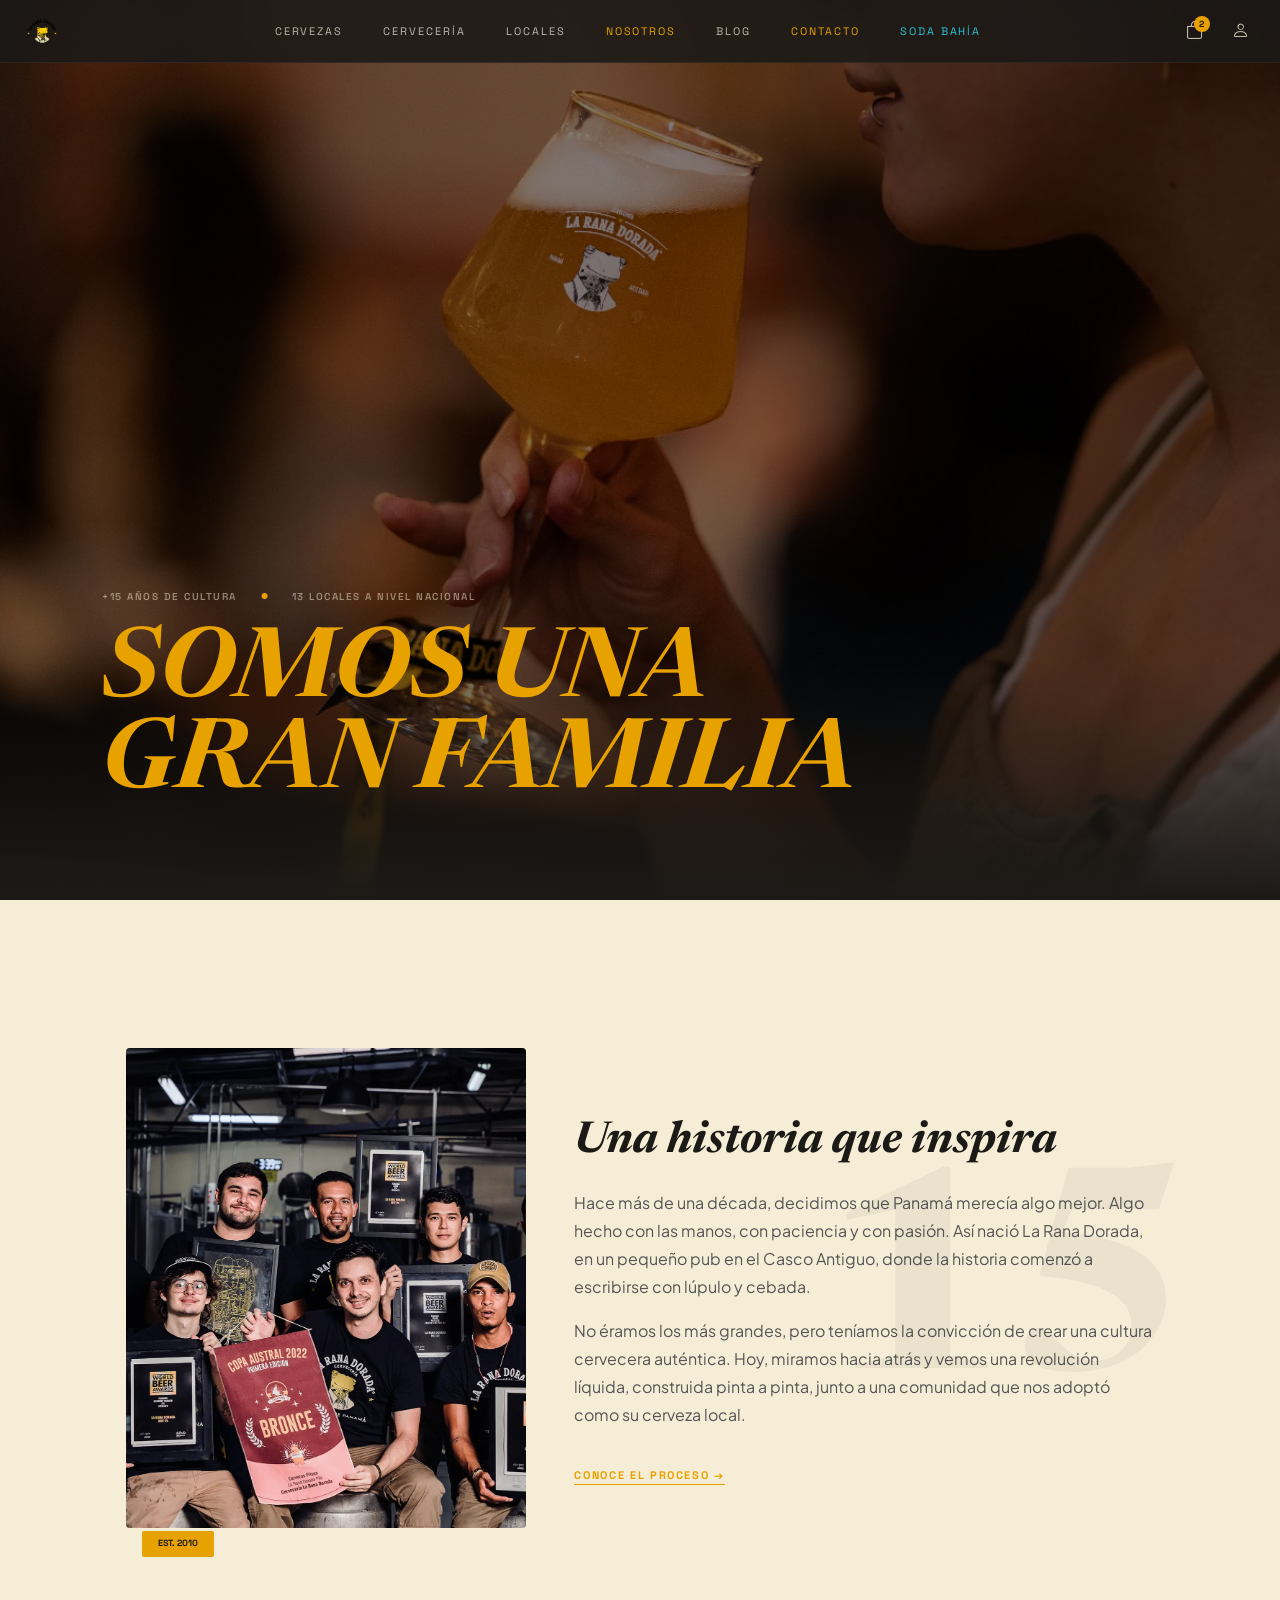
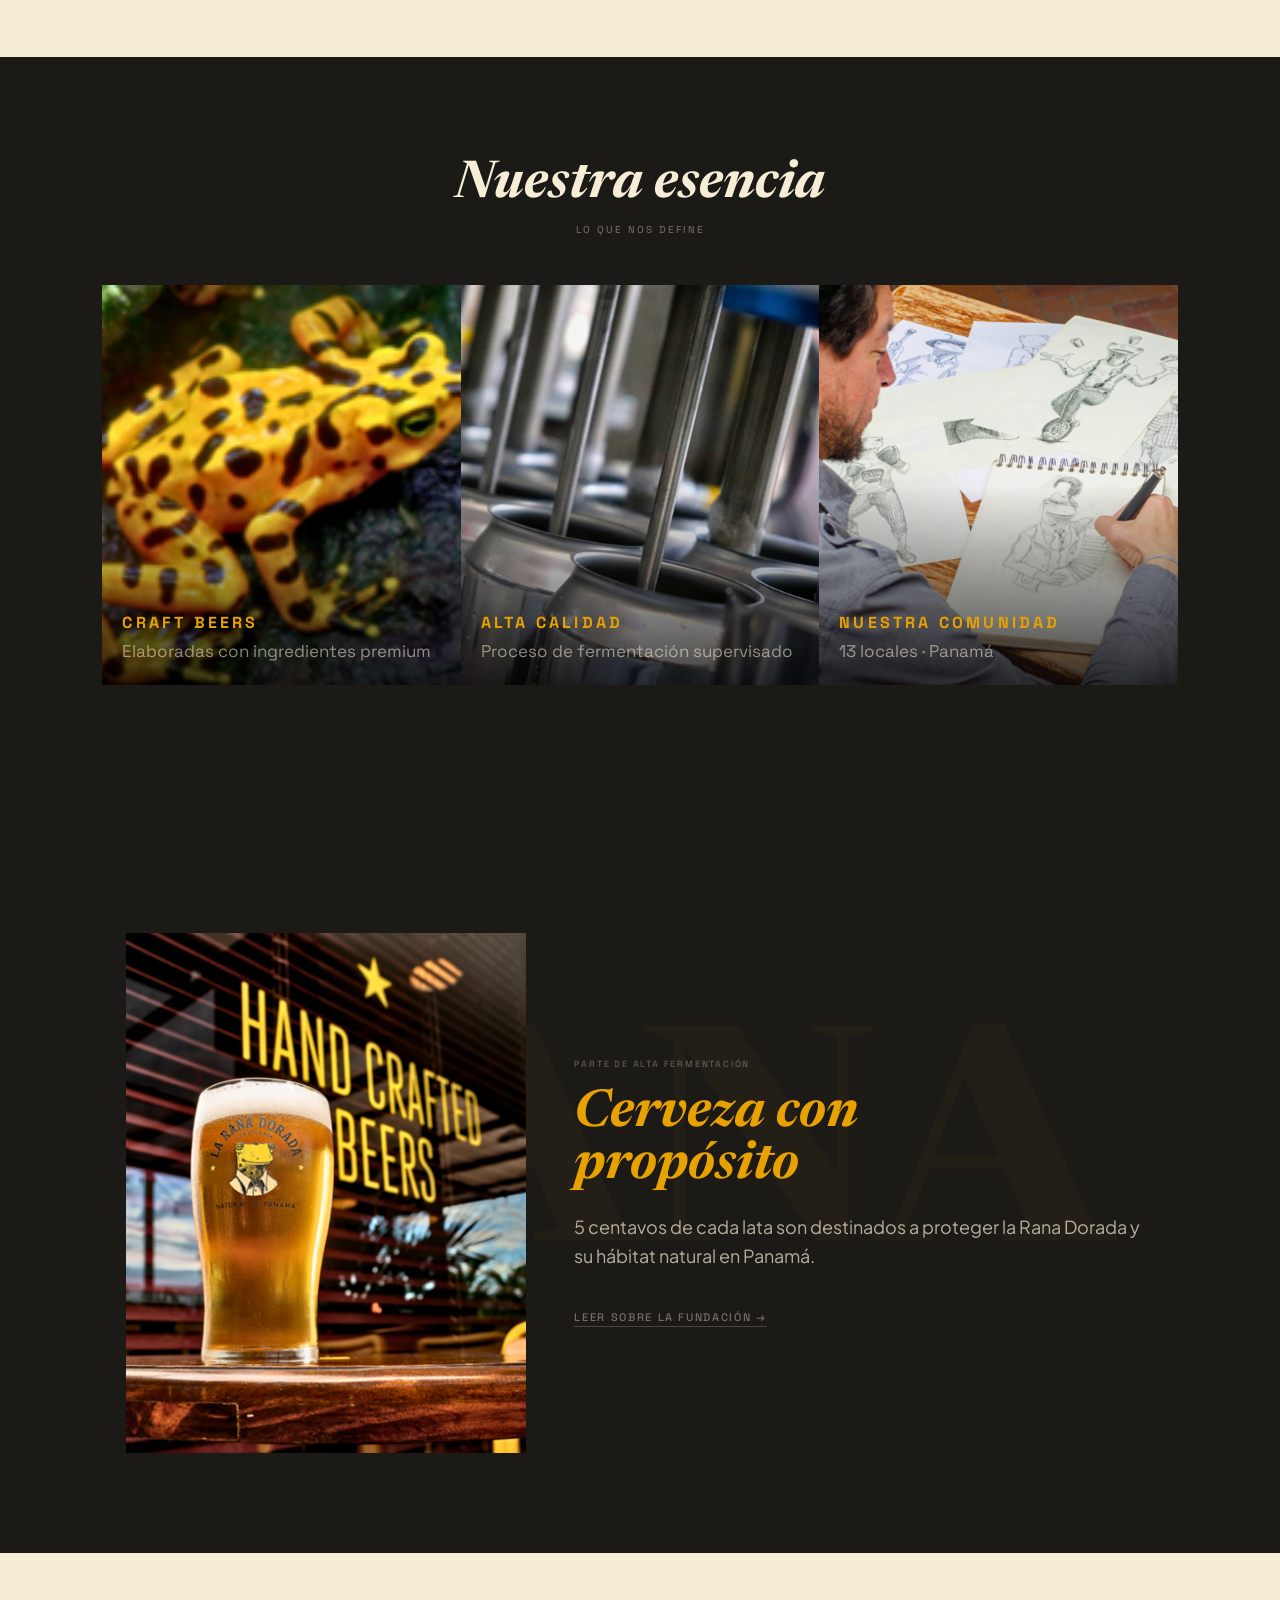
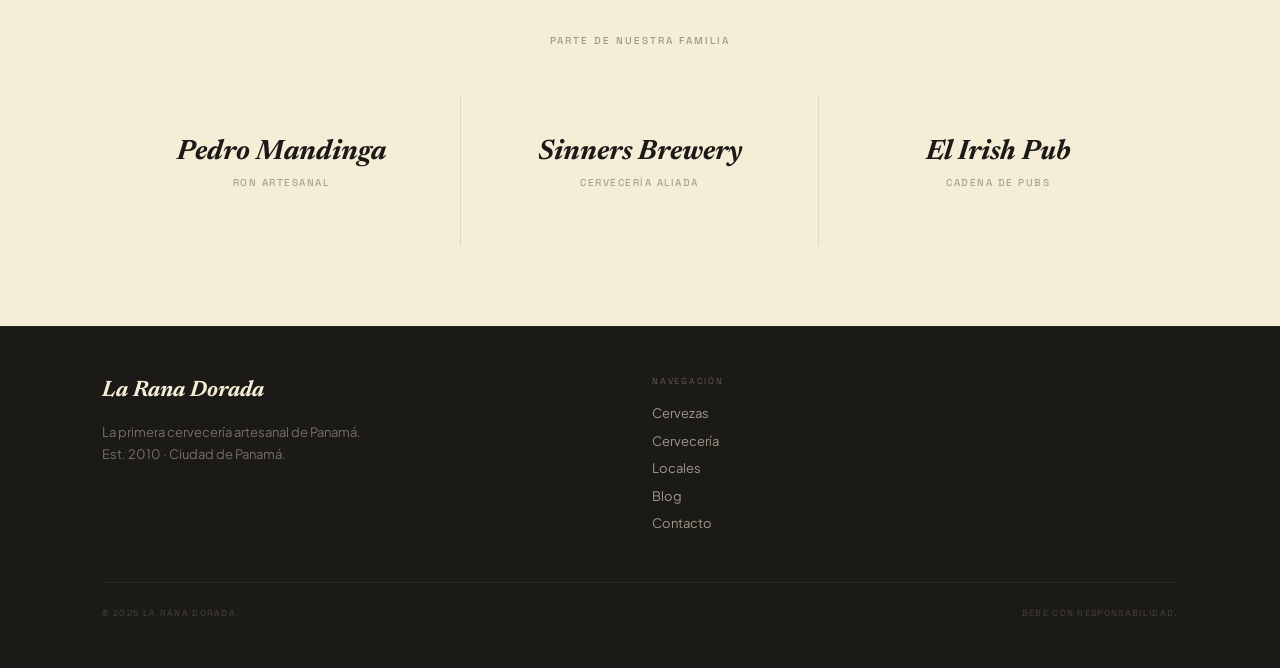
<file: nosotros.html>
<!DOCTYPE html>
<html lang="es">
<head>
  <meta charset="UTF-8">
  <meta name="viewport" content="width=device-width, initial-scale=1.0">
  <title>Nosotros — La Rana Dorada</title>
  <meta name="description" content="La historia de La Rana Dorada, la primera cervecería artesanal de Panamá. Desde 2010, fermentando cultura con propósito y orgullo panameño.">
  <link rel="stylesheet" href="https://cdn.jsdelivr.net/npm/bootstrap@5.3.3/dist/css/bootstrap.min.css">
  <link rel="stylesheet" href="https://cdn.jsdelivr.net/npm/bootstrap-icons@1.11.3/font/bootstrap-icons.min.css">
  <link href="https://fonts.googleapis.com/css2?family=Newsreader:ital,wght@0,400;0,700;1,400;1,700&family=Plus+Jakarta+Sans:wght@300;400;500;600&family=Space+Grotesk:wght@400;500;600;700&display=swap" rel="stylesheet">
  <link rel="stylesheet" href="styles.css">
</head>
<body style="background:var(--oscuro);">

  <!-- ══ BARRA DE NAVEGACION ══ -->
      <!-- Bootstrap: navbar -> navegacion Bootstrap -->
      <!-- Bootstrap: fixed-top -> barra fija/pegajosa -->
      <!-- Bootstrap: navbar-expand-lg -> navegacion Bootstrap -->
  <nav class="navbar navbar-expand-lg fixed-top"
       style="background: rgba(28,26,23,0.88); backdrop-filter: blur(10px); border-bottom: 1px solid rgba(245,237,214,0.06);">
      <!-- Bootstrap: px-4 -> espaciado utilitario -->
      <!-- Bootstrap: container-fluid -> contenedor responsivo -->
    <div class="container-fluid px-4">
      <!-- Bootstrap: navbar-brand -> navegacion Bootstrap -->
      <a class="navbar-brand font-news fw-bold fst-italic" href="index.html"
         style="color:var(--crema); font-size:1.4rem; letter-spacing:-0.01em;">
        <img src="img/logo.png" alt="La Rana Dorada" style="height:36px;width:auto;">
      </a>
      <!-- Bootstrap: navbar-toggler -> navegacion Bootstrap -->
      <!-- Bootstrap: border-0 -> bordes utilitarios -->
      <!-- Bootstrap: shadow-none -> sombras utilitarias -->
      <button class="navbar-toggler border-0 shadow-none" type="button"
              data-bs-toggle="collapse" data-bs-target="#navMain"
              style="color:var(--crema);">
        <i class="bi bi-list" style="font-size:1.5rem;"></i>
      </button>
      <!-- Bootstrap: collapse -> columna de grilla -->
      <!-- Bootstrap: navbar-collapse -> navegacion Bootstrap -->
      <div class="collapse navbar-collapse" id="navMain">
      <!-- Bootstrap: navbar-nav -> navegacion Bootstrap -->
      <!-- Bootstrap: py-3 -> espaciado utilitario -->
      <!-- Bootstrap: mx-auto -> espaciado utilitario -->
      <!-- Bootstrap: gap-2 -> utilidad Bootstrap -->
        <ul class="navbar-nav mx-auto gap-lg-4 gap-2 py-3 py-lg-0">
      <!-- Bootstrap: nav-item -> navegacion Bootstrap -->
      <!-- Bootstrap: nav-link -> navegacion Bootstrap -->
          <li class="nav-item"><a class="nav-link font-grotesk" style="font-size:0.68rem;letter-spacing:0.18em;text-transform:uppercase;color:rgba(245,237,214,0.75);" href="cervezas.html">Cervezas</a></li>
          <li class="nav-item"><a class="nav-link font-grotesk" style="font-size:0.68rem;letter-spacing:0.18em;text-transform:uppercase;color:rgba(245,237,214,0.75);" href="cerveceria.html">Cervecería</a></li>
          <li class="nav-item"><a class="nav-link font-grotesk" style="font-size:0.68rem;letter-spacing:0.18em;text-transform:uppercase;color:rgba(245,237,214,0.75);" href="locales.html">Locales</a></li>
          <li class="nav-item"><a class="nav-link font-grotesk nav-link-active" style="font-size:0.68rem;letter-spacing:0.18em;text-transform:uppercase;" href="nosotros.html">Nosotros</a></li>
          <li class="nav-item"><a class="nav-link font-grotesk" style="font-size:0.68rem;letter-spacing:0.18em;text-transform:uppercase;color:rgba(245,237,214,0.75);" href="blog.html">Blog</a></li>
          <li class="nav-item"><a class="nav-link font-grotesk" style="font-size:0.68rem;letter-spacing:0.18em;text-transform:uppercase;color:var(--oro);" href="contacto.html">Contacto</a></li>  <li class="nav-item">
    <a class="nav-link font-grotesk"
       style="font-size:0.68rem; letter-spacing:0.18em; 
              text-transform:uppercase; color:#29C4D8;"
      href="sodabahia.html">Soda Bahía</a>
  </li>
        </ul>
      <!-- Bootstrap: d-flex -> utilidad de display -->
      <!-- Bootstrap: py-2 -> espaciado utilitario -->
      <!-- Bootstrap: gap-3 -> utilidad Bootstrap -->
      <!-- Bootstrap: align-items-center -> alineacion vertical flex -->
        <div class="d-flex align-items-center gap-3 py-2 py-lg-0">
      <!-- Bootstrap: position-relative -> posicionamiento utilitario -->
          <button class="nav-icon-btn position-relative" type="button"
                  data-bs-toggle="offcanvas" data-bs-target="#cartDrawer" aria-controls="cartDrawer">
            <i class="bi bi-bag" style="font-size:1.1rem;"></i>
            <span class="cart-badge">2</span>
          </button>
          <button class="nav-icon-btn" type="button"
                  data-bs-toggle="modal" data-bs-target="#authModal">
            <i class="bi bi-person" style="font-size:1.1rem;"></i>
          </button>
        </div>
      </div>
    </div>
  </nav>

  <!-- ══ SECCION 1 — HERO ══ -->
  <section style="background:var(--oscuro);position:relative;overflow:hidden;height:100vh;">
    <!-- Photo placeholder -->
    <div style="position:absolute;inset:0;background:#2C1F0A;display:flex;align-items:center;justify-content:center;font-size:11px;color:rgba(245,237,214,0.15);font-family:'Space Grotesk',sans-serif;pointer-events:none;user-select:none;">
      <img src="img/nosotros_foto_cerveceria.jpg" alt="La Rana Dorada cervecería" style="width:100%;height:100%;object-fit:cover;display:block;">
    </div>
    <div style="position:absolute;inset:0;background:rgba(0,0,0,0.5);z-index:1;"></div>
    <div style="position:absolute;bottom:0;left:0;right:0;height:240px;background:linear-gradient(transparent,var(--oscuro));z-index:1;"></div>

    <div style="position:absolute;bottom:10vh;left:8%;z-index:2;">
      <!-- Bootstrap: gap-4 -> utilidad Bootstrap -->
      <!-- Bootstrap: mb-4 -> espaciado utilitario -->
      <div class="d-flex gap-4 align-items-center mb-4">
        <span class="font-grotesk" style="font-size:10px;font-weight:600;letter-spacing:0.15em;text-transform:uppercase;color:rgba(245,237,214,0.5);">+15 AÑOS DE CULTURA</span>
        <span style="color:var(--oro);font-size:8px;">●</span>
        <span class="font-grotesk" style="font-size:10px;font-weight:600;letter-spacing:0.15em;text-transform:uppercase;color:rgba(245,237,214,0.5);">13 LOCALES A NIVEL NACIONAL</span>
      </div>
      <!-- Bootstrap: text-uppercase -> utilidad de texto -->
      <h1 class="font-news fst-italic fw-bold text-uppercase"
          style="font-size:clamp(48px,12vw,96px);color:var(--oro);line-height:0.95;margin:0;">
        Somos una<br>gran familia
      </h1>
    </div>
  </section>

  <!-- ══ SECCION 2 — HISTORIA ══ -->
  <section style="background:var(--crema);padding:100px 8%;">
      <!-- Bootstrap: row -> fila de grilla -->
    <div class="row g-5 align-items-center" style="max-width:1400px;margin:0 auto;">

      <!-- Image col -->
      <!-- Bootstrap: col-lg-5 -> columna de grilla -->
      <!-- Bootstrap: col-12 -> columna de grilla -->
      <div class="col-12 col-lg-5">
        <div style="position:relative;">
          <div style="width:100%;max-width:400px;height:480px;background:#D4C5A0;border-radius:4px;overflow:hidden;display:flex;align-items:center;justify-content:center;font-size:11px;color:#A89880;font-family:'Space Grotesk',sans-serif;">
            <img src="img/nosotros_foto_equipo.png" alt="Equipo de La Rana Dorada" style="width:100%;height:100%;object-fit:cover;display:block;">
          </div>
          <div style="display:inline-block;background:var(--oro);color:var(--oscuro);padding:6px 16px;border-radius:2px;font-family:'Space Grotesk',sans-serif;font-size:9px;font-weight:700;margin-top:-16px;margin-left:16px;position:relative;z-index:1;">
            EST. 2010
          </div>
        </div>
      </div>

      <!-- Text col -->
      <!-- Bootstrap: col-lg-7 -> columna de grilla -->
      <div class="col-12 col-lg-7">
        <div style="position:relative;">
          <!-- Background number -->
          <div aria-hidden="true" style="position:absolute;right:-40px;top:50%;transform:translateY(-50%);font-family:'Newsreader',serif;font-weight:700;font-size:280px;color:rgba(28,26,23,0.05);pointer-events:none;user-select:none;line-height:1;">
            15
          </div>
          <h2 class="font-news fst-italic fw-bold" style="font-size:44px;color:var(--oscuro);line-height:1.05;margin-bottom:24px;position:relative;">
            Una historia que inspira
          </h2>
          <p class="font-jakarta" style="font-size:16px;color:#555;line-height:1.75;margin-bottom:16px;">
            Hace más de una década, decidimos que Panamá merecía algo mejor. Algo hecho con las manos, con paciencia y con pasión. Así nació La Rana Dorada, en un pequeño pub en el Casco Antiguo, donde la historia comenzó a escribirse con lúpulo y cebada.
          </p>
          <p class="font-jakarta" style="font-size:16px;color:#555;line-height:1.75;margin-bottom:32px;">
            No éramos los más grandes, pero teníamos la convicción de crear una cultura cervecera auténtica. Hoy, miramos hacia atrás y vemos una revolución líquida, construida pinta a pinta, junto a una comunidad que nos adoptó como su cerveza local.
          </p>
          <a href="cerveceria.html" class="font-grotesk fw-bold" style="font-size:11px;letter-spacing:0.15em;text-transform:uppercase;color:var(--oro);border-bottom:1px solid var(--oro);padding-bottom:2px;">
            Conoce el proceso →
          </a>
        </div>
      </div>

    </div>
  </section>

  <!-- ══ SECCION 3 — ESENCIA ══ -->
  <section style="background:var(--oscuro);padding:100px 8%;">
    <div style="max-width:1400px;margin:0 auto;">
      <!-- Bootstrap: mb-5 -> espaciado utilitario -->
      <!-- Bootstrap: text-center -> utilidad de texto -->
      <div class="text-center mb-5">
        <h2 class="font-news fst-italic fw-bold" style="font-size:52px;color:var(--crema);margin:0;line-height:1.1;">Nuestra esencia</h2>
        <p class="font-grotesk" style="font-size:10px;font-weight:500;letter-spacing:0.2em;text-transform:uppercase;color:rgba(245,237,214,0.35);margin:8px 0 0 0;">Lo que nos define</p>
      </div>
      <div class="esencia-grid-container">
        <!-- Card 1 -->
        <div class="esencia-card">
          <div class="esencia-inner" style="background:#2C1F0A;">
            <img src="img/nosotros_imagen.png" alt="Nuestra esencia">
          </div>
          <div class="esencia-gradient"></div>
          <div class="esencia-label">
            <div class="font-grotesk fw-bold" style="font-size:16px;letter-spacing:0.2em;text-transform:uppercase;color:var(--oro);">Craft Beers</div>
            <div class="font-grotesk" style="font-size:17px;color:rgba(245,237,214,0.55);margin-top:4px;">Elaboradas con ingredientes premium</div>
          </div>
        </div>

        <!-- Card 2 -->
        <div class="esencia-card">
          <div class="esencia-inner" style="background:#1A2C1A;">
            <img src="img/nosotros_calidad.png" alt="Calidad">
          </div>
          <div class="esencia-gradient"></div>
          <div class="esencia-label">
            <div class="font-grotesk fw-bold" style="font-size:16px;letter-spacing:0.2em;text-transform:uppercase;color:var(--oro);">Alta Calidad</div>
            <div class="font-grotesk" style="font-size:17px;color:rgba(245,237,214,0.55);margin-top:4px;">Proceso de fermentación supervisado</div>
          </div>
        </div>

        <!-- Card 3 -->
        <div class="esencia-card">
          <div class="esencia-inner" style="background:#2C1A08;">
            <img src="img/nosotros_comunidad.png" alt="Nuestra comunidad">
          </div>
          <div class="esencia-gradient"></div>
          <div class="esencia-label">
            <div class="font-grotesk fw-bold" style="font-size:16px;letter-spacing:0.2em;text-transform:uppercase;color:var(--oro);">Nuestra Comunidad</div>
            <div class="font-grotesk" style="font-size:17px;color:rgba(245,237,214,0.55);margin-top:4px;">13 locales · Panamá</div>
          </div>
        </div>
      </div>
    </div>
  </section>

  <!-- ══ SECCION 4 — PROPÓSITO ══ -->
  <section style="background:var(--oscuro);padding:100px 8%;position:relative;overflow:hidden;">
    <!-- Background word -->
    <div aria-hidden="true" style="position:absolute;top:50%;left:50%;transform:translate(-50%,-50%);font-family:'Newsreader',serif;font-weight:700;font-size:300px;color:rgba(232,162,0,0.04);pointer-events:none;user-select:none;line-height:1;">
      RANA
    </div>
    <div class="row g-5 align-items-center" style="max-width:1400px;margin:0 auto;position:relative;z-index:1;">

      <div class="col-12 col-lg-5">
        <div style="width:100%;max-width:480px;height:520px;background:#0A1A0A;border-radius:4px;display:flex;align-items:center;justify-content:center;font-size:11px;color:rgba(245,237,214,0.3);font-family:'Space Grotesk',sans-serif;">
          <img src="img/nosotros_un_viaje_certero.png" alt="Un viaje certero" style="width:100%;height:100%;object-fit:cover;display:block;">
        </div>
      </div>

      <div class="col-12 col-lg-7">
        <p class="font-grotesk" style="font-size:9px;font-weight:500;letter-spacing:0.2em;text-transform:uppercase;color:rgba(245,237,214,0.3);margin-bottom:16px;">
          Parte de alta fermentación
        </p>
        <h2 class="font-news fst-italic fw-bold" style="font-size:52px;color:var(--oro);line-height:1;margin-bottom:20px;">
          Cerveza con<br>propósito
        </h2>
        <p class="font-jakarta" style="font-size:18px;color:rgba(245,237,214,0.7);line-height:1.65;margin-bottom:32px;">
          5 centavos de cada lata son destinados a proteger la Rana Dorada y su hábitat natural en Panamá.
        </p>
        <a href="blog.html" class="font-grotesk" style="font-size:11px;font-weight:500;letter-spacing:0.15em;text-transform:uppercase;color:rgba(245,237,214,0.4);text-decoration:none;border-bottom:1px solid rgba(245,237,214,0.2);padding-bottom:2px;transition:all 0.2s ease;"
           onmouseover="this.style.color='var(--oro)';this.style.borderBottomColor='var(--oro)';"
           onmouseout="this.style.color='rgba(245,237,214,0.4)';this.style.borderBottomColor='rgba(245,237,214,0.2)';">
          Leer sobre la fundación →
        </a>
      </div>

    </div>
  </section>

  <!-- ══ SECCION 5 — FAMILIA CORPORATIVA ══ -->
  <section style="background:var(--crema);padding:80px 8%;">
    <div style="max-width:1400px;margin:0 auto;">
      <div class="text-center mb-5">
        <p class="font-grotesk" style="font-size:10px;font-weight:500;letter-spacing:0.2em;text-transform:uppercase;color:rgba(28,26,23,0.4);margin:0;">Parte de nuestra familia</p>
      </div>
      <div class="row g-0 text-center">
      <!-- Bootstrap: col-md-4 -> columna de grilla -->
        <div class="col-12 col-md-4" style="padding:40px 32px;border-right:1px solid rgba(28,26,23,0.1);">
          <h3 class="font-news fst-italic fw-bold" style="font-size:28px;color:var(--oscuro);margin:0;">Pedro Mandinga</h3>
          <p class="font-grotesk" style="font-size:10px;font-weight:500;letter-spacing:0.15em;text-transform:uppercase;color:rgba(28,26,23,0.35);margin-top:6px;">Ron Artesanal</p>
        </div>
        <div class="col-12 col-md-4" style="padding:40px 32px;border-right:1px solid rgba(28,26,23,0.1);">
          <h3 class="font-news fst-italic fw-bold" style="font-size:28px;color:var(--oscuro);margin:0;">Sinners Brewery</h3>
          <p class="font-grotesk" style="font-size:10px;font-weight:500;letter-spacing:0.15em;text-transform:uppercase;color:rgba(28,26,23,0.35);margin-top:6px;">Cervecería Aliada</p>
        </div>
        <div class="col-12 col-md-4" style="padding:40px 32px;">
          <h3 class="font-news fst-italic fw-bold" style="font-size:28px;color:var(--oscuro);margin:0;">El Irish Pub</h3>
          <p class="font-grotesk" style="font-size:10px;font-weight:500;letter-spacing:0.15em;text-transform:uppercase;color:rgba(28,26,23,0.35);margin-top:6px;">Cadena de Pubs</p>
        </div>
      </div>
    </div>
  </section>

  <!-- ══ PIE DE PAGINA ══ -->
  <footer>
    <div class="row g-4">
      <div class="col-12 col-md-4">
        <p class="font-news fst-italic fw-bold" style="font-size:1.4rem;color:var(--crema);margin-bottom:12px;">La Rana Dorada</p>
        <p class="font-jakarta" style="font-size:13px;color:rgba(245,237,214,0.4);line-height:1.7;">La primera cervecería artesanal de Panamá.<br>Est. 2010 · Ciudad de Panamá.</p>
      </div>
      <!-- Bootstrap: col-md-2 -> columna de grilla -->
      <!-- Bootstrap: col-6 -> columna de grilla -->
      <div class="col-6 col-md-2 offset-md-2">
        <p class="font-grotesk" style="font-size:0.55rem;letter-spacing:0.2em;text-transform:uppercase;color:rgba(245,237,214,0.3);margin-bottom:16px;">Navegación</p>
        <div class="d-flex flex-column gap-2">
          <a href="cervezas.html" class="font-jakarta" style="font-size:13px;color:rgba(245,237,214,0.6);">Cervezas</a>
          <a href="cerveceria.html" class="font-jakarta" style="font-size:13px;color:rgba(245,237,214,0.6);">Cervecería</a>
          <a href="locales.html" class="font-jakarta" style="font-size:13px;color:rgba(245,237,214,0.6);">Locales</a>
          <a href="blog.html" class="font-jakarta" style="font-size:13px;color:rgba(245,237,214,0.6);">Blog</a>
          <a href="contacto.html" class="font-jakarta" style="font-size:13px;color:rgba(245,237,214,0.6);">Contacto</a>
        </div>
      </div>
    </div>
      <!-- Bootstrap: pt-4 -> espaciado utilitario -->
      <!-- Bootstrap: mt-5 -> espaciado utilitario -->
      <!-- Bootstrap: justify-content-between -> alineacion horizontal flex -->
    <div class="d-flex justify-content-between align-items-center mt-5 pt-4" style="border-top:1px solid rgba(245,237,214,0.06);">
      <p class="font-grotesk" style="font-size:0.55rem;letter-spacing:0.15em;text-transform:uppercase;color:rgba(245,237,214,0.2);margin:0;">© 2025 La Rana Dorada.</p>
      <p class="font-grotesk" style="font-size:0.55rem;letter-spacing:0.15em;text-transform:uppercase;color:rgba(245,237,214,0.2);margin:0;">Bebe con responsabilidad.</p>
    </div>
  </footer>

  <!-- ══ CARRITO LATERAL ══ -->
      <!-- Bootstrap: offcanvas -> panel lateral -->
      <!-- Bootstrap: offcanvas-end -> panel lateral -->
  <div class="offcanvas offcanvas-end" tabindex="-1" id="cartDrawer" aria-labelledby="cartDrawerLabel" style="width:380px; background:var(--crema); border-left:0.5px solid rgba(28,26,23,0.1);">
      <!-- Bootstrap: offcanvas-header -> panel lateral -->
    <div class="offcanvas-header" style="border-bottom:1px solid rgba(28,26,23,0.08); padding:24px 28px;">
      <div><span style="font-family:'Space Grotesk',sans-serif; font-size:0.6rem; letter-spacing:0.2em; text-transform:uppercase; color:rgba(28,26,23,0.4); display:block; margin-bottom:4px;">TU PEDIDO</span><h5 id="cartDrawerLabel" style="font-family:'Newsreader',serif; font-style:italic; font-weight:700; font-size:1.4rem; color:var(--oscuro); margin:0;">Carrito</h5></div>
      <!-- Bootstrap: btn-close -> boton Bootstrap -->
      <button type="button" class="btn-close" data-bs-dismiss="offcanvas" style="filter:invert(0.3);"></button>
    </div>
      <!-- Bootstrap: offcanvas-body -> panel lateral -->
    <div class="offcanvas-body" style="padding:0; display:flex; flex-direction:column;">
      <div style="flex:1; overflow-y:auto; padding:8px 0;">
        <div class="cart-item"><div class="cart-item-color" style="background:#2A1008;"></div><div class="cart-item-info"><span class="cart-item-name">Pedro Mandinga Red Ale</span><span class="cart-item-variant">Lata 473ml</span></div><div class="cart-item-right"><span class="cart-item-price">$3.50</span><div class="cart-cantidad"><span class="cart-cantidad-btn">−</span><span class="cart-cantidad-num">1</span><span class="cart-cantidad-btn">+</span></div></div></div>
        <div class="cart-item"><div class="cart-item-color" style="background:#E8A200;"></div><div class="cart-item-info"><span class="cart-item-name">Golden Ale</span><span class="cart-item-variant">Lata 473ml × 6-Pack</span></div><div class="cart-item-right"><span class="cart-item-price">$18.00</span><div class="cart-cantidad"><span class="cart-cantidad-btn">−</span><span class="cart-cantidad-num">1</span><span class="cart-cantidad-btn">+</span></div></div></div>
      </div>
      <div style="padding:16px 24px; border-top:1px solid rgba(28,26,23,0.07); border-bottom:1px solid rgba(28,26,23,0.07);"><span style="font-family:'Space Grotesk',sans-serif; font-size:0.55rem; letter-spacing:0.15em; text-transform:uppercase; color:rgba(28,26,23,0.35); display:block; margin-bottom:8px;">NOTA (OPCIONAL)</span><textarea rows="2" placeholder="Instrucciones especiales..." style="width:100%; background:#FAFAF7; border:0.5px solid rgba(28,26,23,0.12); border-radius:4px; padding:10px 14px; font-family:'Plus Jakarta Sans',sans-serif; font-size:0.8rem; color:var(--oscuro); resize:none; outline:none;"></textarea></div>
      <!-- Bootstrap: align-items-baseline -> alineacion vertical flex -->
      <!-- Bootstrap: mt-2 -> espaciado utilitario -->
      <!-- Bootstrap: d-block -> utilidad de display -->
      <!-- Bootstrap: mb-3 -> espaciado utilitario -->
      <div style="padding:24px 28px;"><div class="d-flex justify-content-between align-items-baseline mb-3"><span style="font-family:'Space Grotesk',sans-serif; font-size:0.6rem; letter-spacing:0.15em; text-transform:uppercase; color:rgba(28,26,23,0.4);">SUBTOTAL</span><span style="font-family:'Newsreader',serif; font-weight:700; font-size:1.4rem; color:var(--oscuro);">$21.50</span></div><a href="#" class="d-block text-center" style="background:var(--oscuro); color:var(--crema); font-family:'Space Grotesk',sans-serif; font-weight:700; font-size:0.65rem; letter-spacing:0.2em; text-transform:uppercase; padding:16px; border-radius:3px; text-decoration:none;">PROCEDER AL PAGO →</a><a href="#" class="d-block text-center mt-2" style="font-family:'Space Grotesk',sans-serif; font-size:0.6rem; letter-spacing:0.15em; text-transform:uppercase; color:rgba(28,26,23,0.35); text-decoration:none; padding:8px;">SEGUIR COMPRANDO</a></div>
    </div>
  </div>

  <!-- ══ MODAL DE AUTENTICACION ══ -->
      <!-- Bootstrap: modal -> ventana modal -->
  <div class="modal fade" id="authModal" tabindex="-1" aria-labelledby="authModalLabel" aria-hidden="true">
      <!-- Bootstrap: modal-dialog-centered -> ventana modal -->
      <!-- Bootstrap: modal-dialog -> ventana modal -->
    <div class="modal-dialog modal-dialog-centered" style="max-width:440px;">
      <!-- Bootstrap: modal-content -> ventana modal -->
      <div class="modal-content" style="background:var(--crema); border:0.5px solid rgba(28,26,23,0.12); border-radius:8px; overflow:hidden; box-shadow:0 24px 64px rgba(0,0,0,0.12);">
      <!-- Bootstrap: position-absolute -> posicionamiento utilitario -->
      <!-- Bootstrap: btn-close-white -> boton Bootstrap -->
        <div style="background:var(--oscuro); padding:32px 36px 0; position:relative;"><button type="button" class="btn-close btn-close-white position-absolute" data-bs-dismiss="modal" style="top:16px; right:16px; opacity:0.5;"></button><span style="font-family:'Space Grotesk',sans-serif; font-size:0.55rem; letter-spacing:0.2em; text-transform:uppercase; color:var(--oro); display:block; margin-bottom:8px;">LA RANA DORADA</span><h2 style="font-family:'Newsreader',serif; font-style:italic; font-weight:700; font-size:1.8rem; color:var(--crema); margin-bottom:24px;">Tu cuenta</h2>
      <!-- Bootstrap: nav-tabs -> navegacion Bootstrap -->
      <!-- Bootstrap: nav -> navegacion Bootstrap -->
          <ul class="nav nav-tabs border-0 gap-3" role="tablist"><li class="nav-item" role="presentation"><button class="auth-tab active" data-bs-toggle="tab" data-bs-target="#loginPanel" type="button" role="tab">Iniciar Sesión</button></li><li class="nav-item" role="presentation"><button class="auth-tab" data-bs-toggle="tab" data-bs-target="#registerPanel" type="button" role="tab">Registrarse</button></li></ul>
        </div>
        <div class="tab-content" style="padding:32px 36px;">
          <div class="tab-pane fade show active" id="loginPanel" role="tabpanel"><div class="mb-4"><label class="auth-label">Correo electrónico</label><input type="email" class="auth-input" placeholder="tu@email.com"></div><div class="mb-4"><label class="auth-label">Contraseña</label><input type="password" class="auth-input" placeholder="••••••••"></div><a href="profile.html" style="display:block; width:100%; text-align:center; background:var(--oscuro); color:var(--crema); font-family:'Space Grotesk',sans-serif; font-weight:700; font-size:0.65rem; letter-spacing:0.2em; text-transform:uppercase; padding:16px; border-radius:3px; text-decoration:none; margin-bottom:16px;">ENTRAR →</a><p style="font-family:'Plus Jakarta Sans',sans-serif; font-size:0.75rem; color:rgba(28,26,23,0.4); text-align:center; margin:0;">¿Olvidaste tu contraseña? <span style="color:var(--oro); cursor:pointer;">Recupérala aquí</span></p></div>
          <div class="tab-pane fade" id="registerPanel" role="tabpanel"><div class="row g-3 mb-3"><div class="col-6"><label class="auth-label">Nombre</label><input type="text" class="auth-input" placeholder="Tu nombre"></div><div class="col-6"><label class="auth-label">Apellido</label><input type="text" class="auth-input" placeholder="Tu apellido"></div></div><div class="mb-3"><label class="auth-label">Correo electrónico</label><input type="email" class="auth-input" placeholder="tu@email.com"></div><div class="mb-4"><label class="auth-label">Contraseña</label><input type="password" class="auth-input" placeholder="Mínimo 8 caracteres"></div><a href="profile.html" style="display:block; width:100%; text-align:center; background:var(--oro); color:var(--oscuro); font-family:'Space Grotesk',sans-serif; font-weight:700; font-size:0.65rem; letter-spacing:0.2em; text-transform:uppercase; padding:16px; border-radius:3px; text-decoration:none;">CREAR CUENTA →</a></div>
        </div>
      </div>
    </div>
  </div>

  <script src="https://cdn.jsdelivr.net/npm/bootstrap@5.3.3/dist/js/bootstrap.bundle.min.js"></script>
</body>
</html>
</file>
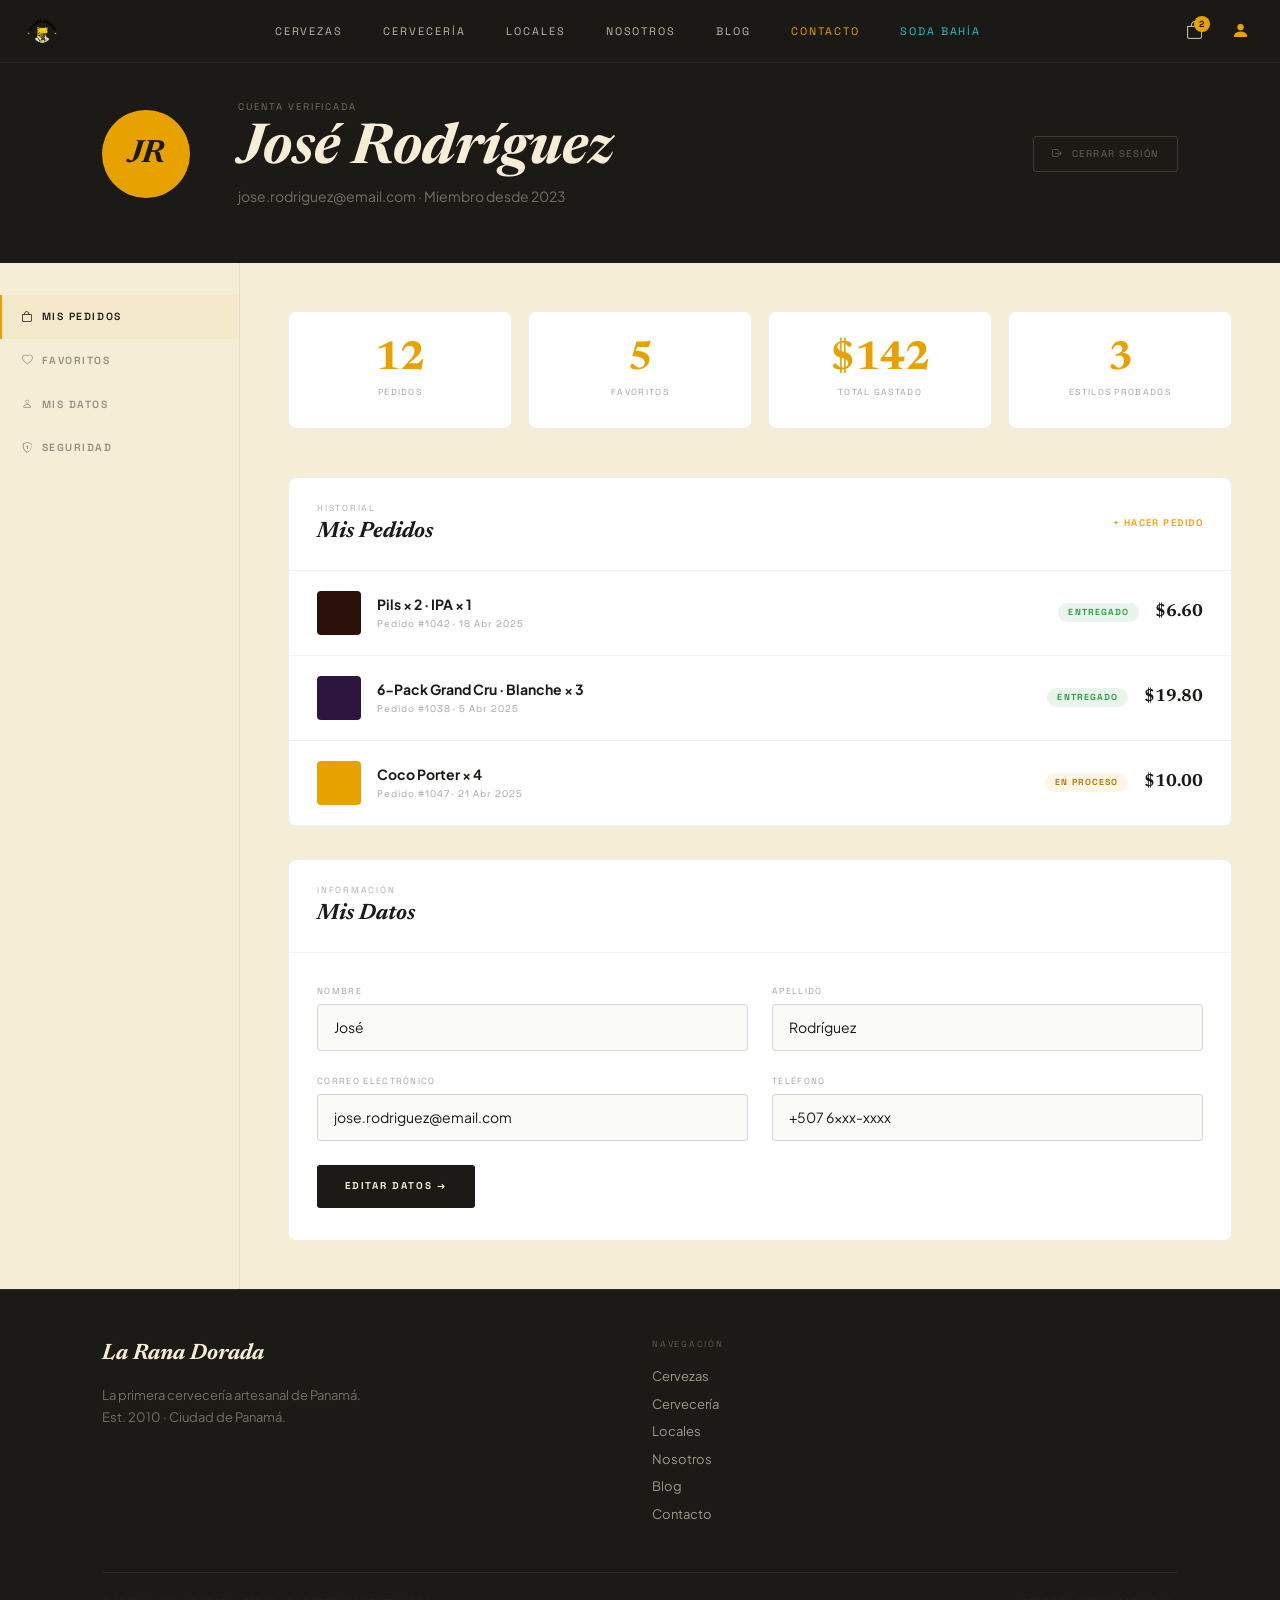
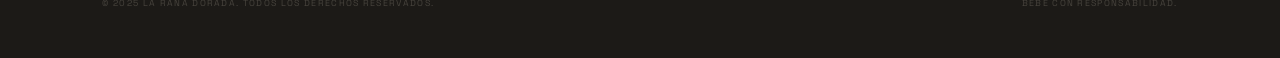
<file: profile.html>
<!DOCTYPE html>
<html lang="es">
<head>
  <meta charset="UTF-8">
  <meta name="viewport" content="width=device-width, initial-scale=1.0">
  <title>Mi Perfil — La Rana Dorada</title>
  <meta name="description" content="Gestiona tu cuenta, historial de pedidos y preferencias en La Rana Dorada.">
  <link rel="stylesheet" href="https://cdn.jsdelivr.net/npm/bootstrap@5.3.3/dist/css/bootstrap.min.css">
  <link rel="stylesheet" href="https://cdn.jsdelivr.net/npm/bootstrap-icons@1.11.3/font/bootstrap-icons.min.css">
  <link href="https://fonts.googleapis.com/css2?family=Newsreader:ital,wght@0,400;0,700;1,400;1,700&family=Plus+Jakarta+Sans:wght@300;400;500;600&family=Space+Grotesk:wght@400;500;600;700&display=swap" rel="stylesheet">
  <link rel="stylesheet" href="styles.css">
</head>
<body style="background:#F5EDD6;">

  <!-- ══ BARRA DE NAVEGACION ══ -->
      <!-- Bootstrap: navbar-expand-lg -> navegacion Bootstrap -->
      <!-- Bootstrap: fixed-top -> barra fija/pegajosa -->
      <!-- Bootstrap: navbar -> navegacion Bootstrap -->
  <nav class="navbar navbar-expand-lg fixed-top"
       style="background: rgba(28,26,23,0.88); backdrop-filter: blur(10px); border-bottom: 1px solid rgba(245,237,214,0.06);">
      <!-- Bootstrap: px-4 -> espaciado utilitario -->
      <!-- Bootstrap: container-fluid -> contenedor responsivo -->
    <div class="container-fluid px-4">
      <!-- Bootstrap: navbar-brand -> navegacion Bootstrap -->
      <a class="navbar-brand font-news fw-bold fst-italic" href="index.html"
         style="color:var(--crema); font-size:1.4rem; letter-spacing:-0.01em;">
        <img src="img/logo.png" alt="La Rana Dorada" style="height:36px;width:auto;">
      </a>
      <!-- Bootstrap: navbar-toggler -> navegacion Bootstrap -->
      <!-- Bootstrap: border-0 -> bordes utilitarios -->
      <!-- Bootstrap: shadow-none -> sombras utilitarias -->
      <button class="navbar-toggler border-0 shadow-none" type="button"
              data-bs-toggle="collapse" data-bs-target="#navMain"
              style="color:var(--crema);">
        <i class="bi bi-list" style="font-size:1.5rem;"></i>
      </button>
      <!-- Bootstrap: navbar-collapse -> navegacion Bootstrap -->
      <!-- Bootstrap: collapse -> columna de grilla -->
      <div class="collapse navbar-collapse" id="navMain">
      <!-- Bootstrap: py-3 -> espaciado utilitario -->
      <!-- Bootstrap: gap-2 -> utilidad Bootstrap -->
      <!-- Bootstrap: navbar-nav -> navegacion Bootstrap -->
      <!-- Bootstrap: mx-auto -> espaciado utilitario -->
        <ul class="navbar-nav mx-auto gap-lg-4 gap-2 py-3 py-lg-0">
      <!-- Bootstrap: nav-link -> navegacion Bootstrap -->
      <!-- Bootstrap: nav-item -> navegacion Bootstrap -->
          <li class="nav-item"><a class="nav-link font-grotesk" style="font-size:0.68rem;letter-spacing:0.18em;text-transform:uppercase;color:rgba(245,237,214,0.75);" href="cervezas.html">Cervezas</a></li>
          <li class="nav-item"><a class="nav-link font-grotesk" style="font-size:0.68rem;letter-spacing:0.18em;text-transform:uppercase;color:rgba(245,237,214,0.75);" href="cerveceria.html">Cervecería</a></li>
          <li class="nav-item"><a class="nav-link font-grotesk" style="font-size:0.68rem;letter-spacing:0.18em;text-transform:uppercase;color:rgba(245,237,214,0.75);" href="locales.html">Locales</a></li>
          <li class="nav-item"><a class="nav-link font-grotesk" style="font-size:0.68rem;letter-spacing:0.18em;text-transform:uppercase;color:rgba(245,237,214,0.75);" href="nosotros.html">Nosotros</a></li>
          <li class="nav-item"><a class="nav-link font-grotesk" style="font-size:0.68rem;letter-spacing:0.18em;text-transform:uppercase;color:rgba(245,237,214,0.75);" href="blog.html">Blog</a></li>
          <li class="nav-item"><a class="nav-link font-grotesk" style="font-size:0.68rem;letter-spacing:0.18em;text-transform:uppercase;color:var(--oro);" href="contacto.html">Contacto</a></li>  <li class="nav-item">
    <a class="nav-link font-grotesk"
       style="font-size:0.68rem; letter-spacing:0.18em; 
              text-transform:uppercase; color:#29C4D8;"
      href="sodabahia.html">Soda Bahía</a>
  </li>
        </ul>
      <!-- Bootstrap: gap-3 -> utilidad Bootstrap -->
      <!-- Bootstrap: d-flex -> utilidad de display -->
      <!-- Bootstrap: align-items-center -> alineacion vertical flex -->
      <!-- Bootstrap: py-2 -> espaciado utilitario -->
        <div class="d-flex align-items-center gap-3 py-2 py-lg-0">
      <!-- Bootstrap: position-relative -> posicionamiento utilitario -->
          <button class="nav-icon-btn position-relative" type="button"
                  data-bs-toggle="offcanvas" data-bs-target="#cartDrawer" aria-controls="cartDrawer">
            <i class="bi bi-bag" style="font-size:1.1rem;"></i>
            <span class="cart-badge">2</span>
          </button>
          <button class="nav-icon-btn" type="button"
                  data-bs-toggle="modal" data-bs-target="#authModal">
            <i class="bi bi-person-fill" style="font-size:1.1rem; color:var(--oro);"></i>
          </button>
        </div>
      </div>
    </div>
  </nav>

  <!-- ══ PAGE ENCABEZADO ══ -->
  <header style="background:var(--oscuro); padding:100px 8% 56px;">
      <!-- Bootstrap: gap-5 -> utilidad Bootstrap -->
    <div class="d-flex align-items-center gap-5 flex-wrap">
      <div class="profile-avatar">
        <span class="profile-avatar-initials">JR</span>
      </div>
      <div>
      <!-- Bootstrap: d-block -> utilidad de display -->
        <span class="font-grotesk d-block" style="font-size:0.6rem; letter-spacing:0.2em; text-transform:uppercase; color:rgba(245,237,214,0.4); margin-bottom:8px;">CUENTA VERIFICADA</span>
        <h1 class="font-news fst-italic fw-bold" style="font-size:clamp(36px,5vw,56px); color:var(--crema); line-height:1; margin:0 0 8px;">José Rodríguez</h1>
        <p class="font-jakarta" style="font-size:14px; color:rgba(245,237,214,0.4); margin:0;">jose.rodriguez@email.com · Miembro desde 2023</p>
      </div>
      <!-- Bootstrap: ms-auto -> espaciado utilitario -->
      <div class="ms-auto">
        <a href="index.html" class="font-grotesk"
           style="font-size:0.6rem; letter-spacing:0.15em; text-transform:uppercase; color:rgba(245,237,214,0.35); text-decoration:none; border:0.5px solid rgba(245,237,214,0.15); padding:10px 18px; border-radius:3px; display:inline-block;">
      <!-- Bootstrap: me-2 -> espaciado utilitario -->
          <i class="bi bi-box-arrow-right me-2"></i>Cerrar Sesión
        </a>
      </div>
    </div>
  </header>

  <!-- ══ CONTENIDO PRINCIPAL ══ -->
  <main style="background:var(--crema); min-height:60vh;">
      <!-- Bootstrap: px-0 -> espaciado utilitario -->
    <div class="container-fluid px-0">
      <div class="d-flex flex-column flex-lg-row" style="max-width:1400px; margin:0 auto;">

        <!-- ── Sidebar nav ── -->
        <aside style="width:240px; flex-shrink:0; border-right:1px solid rgba(28,26,23,0.08); padding-top:32px;">
          <a href="#pedidos" class="profile-nav-item active"><i class="bi bi-bag me-2"></i>Mis Pedidos</a>
          <a href="#favoritos" class="profile-nav-item"><i class="bi bi-heart me-2"></i>Favoritos</a>
          <a href="#datos" class="profile-nav-item"><i class="bi bi-person me-2"></i>Mis Datos</a>
          <a href="#seguridad" class="profile-nav-item"><i class="bi bi-shield-lock me-2"></i>Seguridad</a>
        </aside>

        <!-- ── Content ── -->
        <div style="flex:1; padding:48px 48px;">

          <!-- Fila de estadisticas -->
      <!-- Bootstrap: mb-5 -> espaciado utilitario -->
      <!-- Bootstrap: row -> fila de grilla -->
          <div class="row g-3 mb-5">
      <!-- Bootstrap: col-md-3 -> columna de grilla -->
      <!-- Bootstrap: col-6 -> columna de grilla -->
            <div class="col-6 col-md-3">
              <div class="stat-card">
                <div class="font-news fw-bold" style="font-size:2.5rem; color:var(--oro); line-height:1;">12</div>
                <div class="font-grotesk" style="font-size:0.55rem; letter-spacing:0.15em; text-transform:uppercase; color:rgba(28,26,23,0.4); margin-top:6px;">Pedidos</div>
              </div>
            </div>
            <div class="col-6 col-md-3">
              <div class="stat-card">
                <div class="font-news fw-bold" style="font-size:2.5rem; color:var(--oro); line-height:1;">5</div>
                <div class="font-grotesk" style="font-size:0.55rem; letter-spacing:0.15em; text-transform:uppercase; color:rgba(28,26,23,0.4); margin-top:6px;">Favoritos</div>
              </div>
            </div>
            <div class="col-6 col-md-3">
              <div class="stat-card">
                <div class="font-news fw-bold" style="font-size:2.5rem; color:var(--oro); line-height:1;">$142</div>
                <div class="font-grotesk" style="font-size:0.55rem; letter-spacing:0.15em; text-transform:uppercase; color:rgba(28,26,23,0.4); margin-top:6px;">Total Gastado</div>
              </div>
            </div>
            <div class="col-6 col-md-3">
              <div class="stat-card">
                <div class="font-news fw-bold" style="font-size:2.5rem; color:var(--oro); line-height:1;">3</div>
                <div class="font-grotesk" style="font-size:0.55rem; letter-spacing:0.15em; text-transform:uppercase; color:rgba(28,26,23,0.4); margin-top:6px;">Estilos Probados</div>
              </div>
            </div>
          </div>

          <!-- Seccion de pedidos -->
          <section id="pedidos" style="background:white; border:0.5px solid rgba(28,26,23,0.08); border-radius:8px; overflow:hidden;">
            <div style="padding:24px 28px; border-bottom:1px solid rgba(28,26,23,0.06); display:flex; align-items:center; justify-content:space-between;">
              <div>
                <span style="font-family:'Space Grotesk',sans-serif; font-size:0.55rem; letter-spacing:0.2em; text-transform:uppercase; color:rgba(28,26,23,0.35); display:block; margin-bottom:4px;">HISTORIAL</span>
                <h2 class="font-news fst-italic fw-bold" style="font-size:1.4rem; color:var(--oscuro); margin:0;">Mis Pedidos</h2>
              </div>
              <a href="cervezas.html" style="font-family:'Space Grotesk',sans-serif; font-size:0.6rem; font-weight:600; letter-spacing:0.15em; text-transform:uppercase; color:var(--oro); text-decoration:none;">+ Hacer pedido</a>
            </div>

            <!-- Pedido 1 -->
            <div class="order-row">
              <div style="width:44px; height:44px; border-radius:4px; background:#2A1008; flex-shrink:0;"></div>
              <div style="flex:1;">
                <div class="font-jakarta fw-bold" style="font-size:0.875rem; color:var(--oscuro);">Pils × 2 · IPA × 1</div>
                <div class="font-grotesk" style="font-size:0.6rem; letter-spacing:0.1em; color:rgba(28,26,23,0.4); margin-top:2px;">Pedido #1042 · 18 Abr 2025</div>
              </div>
              <span class="order-status status-entregado">Entregado</span>
              <span class="font-news fw-bold" style="font-size:1.1rem; color:var(--oscuro);">$6.60</span>
            </div>

            <!-- Pedido 2 -->
            <div class="order-row">
              <div style="width:44px; height:44px; border-radius:4px; background:#2D1540; flex-shrink:0;"></div>
              <div style="flex:1;">
                <div class="font-jakarta fw-bold" style="font-size:0.875rem; color:var(--oscuro);">6-Pack Grand Cru · Blanche × 3</div>
                <div class="font-grotesk" style="font-size:0.6rem; letter-spacing:0.1em; color:rgba(28,26,23,0.4); margin-top:2px;">Pedido #1038 · 5 Abr 2025</div>
              </div>
              <span class="order-status status-entregado">Entregado</span>
              <span class="font-news fw-bold" style="font-size:1.1rem; color:var(--oscuro);">$19.80</span>
            </div>

            <!-- Pedido 3 (en proceso) -->
            <div class="order-row">
              <div style="width:44px; height:44px; border-radius:4px; background:#E8A200; flex-shrink:0;"></div>
              <div style="flex:1;">
                <div class="font-jakarta fw-bold" style="font-size:0.875rem; color:var(--oscuro);">Coco Porter × 4</div>
                <div class="font-grotesk" style="font-size:0.6rem; letter-spacing:0.1em; color:rgba(28,26,23,0.4); margin-top:2px;">Pedido #1047 · 21 Abr 2025</div>
              </div>
              <span class="order-status status-proceso">En Proceso</span>
              <span class="font-news fw-bold" style="font-size:1.1rem; color:var(--oscuro);">$10.00</span>
            </div>
          </section>

          <!-- Seccion de datos de cuenta -->
          <section id="datos" style="background:white; border:0.5px solid rgba(28,26,23,0.08); border-radius:8px; overflow:hidden; margin-top:32px;">
            <div style="padding:24px 28px; border-bottom:1px solid rgba(28,26,23,0.06);">
              <span style="font-family:'Space Grotesk',sans-serif; font-size:0.55rem; letter-spacing:0.2em; text-transform:uppercase; color:rgba(28,26,23,0.35); display:block; margin-bottom:4px;">INFORMACIÓN</span>
              <h2 class="font-news fst-italic fw-bold" style="font-size:1.4rem; color:var(--oscuro); margin:0;">Mis Datos</h2>
            </div>
            <div style="padding:32px 28px;">
              <div class="row g-4">
      <!-- Bootstrap: col-12 -> columna de grilla -->
      <!-- Bootstrap: col-md-6 -> columna de grilla -->
                <div class="col-12 col-md-6">
                  <label class="auth-label">Nombre</label>
                  <input type="text" class="auth-input" value="José" readonly style="background:#FAFAF7;">
                </div>
                <div class="col-12 col-md-6">
                  <label class="auth-label">Apellido</label>
                  <input type="text" class="auth-input" value="Rodríguez" readonly style="background:#FAFAF7;">
                </div>
                <div class="col-12 col-md-6">
                  <label class="auth-label">Correo electrónico</label>
                  <input type="email" class="auth-input" value="jose.rodriguez@email.com" readonly style="background:#FAFAF7;">
                </div>
                <div class="col-12 col-md-6">
                  <label class="auth-label">Teléfono</label>
                  <input type="tel" class="auth-input" value="+507 6xxx-xxxx" readonly style="background:#FAFAF7;">
                </div>
                <div class="col-12">
                  <a href="#" style="display:inline-block; background:var(--oscuro); color:var(--crema); font-family:'Space Grotesk',sans-serif; font-weight:700; font-size:0.62rem; letter-spacing:0.18em; text-transform:uppercase; padding:14px 28px; border-radius:3px; text-decoration:none;">EDITAR DATOS →</a>
                </div>
              </div>
            </div>
          </section>

        </div>
      </div>
    </div>
  </main>

  <!-- ══ PIE DE PAGINA ══ -->
  <footer>
    <div class="row g-4">
      <!-- Bootstrap: col-md-4 -> columna de grilla -->
      <div class="col-12 col-md-4">
        <p class="font-news fst-italic fw-bold" style="font-size:1.4rem;color:var(--crema);margin-bottom:12px;">La Rana Dorada</p>
        <p class="font-jakarta" style="font-size:13px;color:rgba(245,237,214,0.4);line-height:1.7;">La primera cervecería artesanal de Panamá.<br>Est. 2010 · Ciudad de Panamá.</p>
      </div>
      <!-- Bootstrap: col-md-2 -> columna de grilla -->
      <div class="col-6 col-md-2 offset-md-2">
        <p class="font-grotesk" style="font-size:0.55rem;letter-spacing:0.2em;text-transform:uppercase;color:rgba(245,237,214,0.3);margin-bottom:16px;">Navegación</p>
        <div class="d-flex flex-column gap-2">
          <a href="cervezas.html" class="font-jakarta" style="font-size:13px;color:rgba(245,237,214,0.6);">Cervezas</a>
          <a href="cerveceria.html" class="font-jakarta" style="font-size:13px;color:rgba(245,237,214,0.6);">Cervecería</a>
          <a href="locales.html" class="font-jakarta" style="font-size:13px;color:rgba(245,237,214,0.6);">Locales</a>
          <a href="nosotros.html" class="font-jakarta" style="font-size:13px;color:rgba(245,237,214,0.6);">Nosotros</a>
          <a href="blog.html" class="font-jakarta" style="font-size:13px;color:rgba(245,237,214,0.6);">Blog</a>
          <a href="contacto.html" class="font-jakarta" style="font-size:13px;color:rgba(245,237,214,0.6);">Contacto</a>
        </div>
      </div>
    </div>
      <!-- Bootstrap: mt-5 -> espaciado utilitario -->
      <!-- Bootstrap: pt-4 -> espaciado utilitario -->
      <!-- Bootstrap: justify-content-between -> alineacion horizontal flex -->
    <div class="d-flex justify-content-between align-items-center mt-5 pt-4" style="border-top:1px solid rgba(245,237,214,0.06);">
      <p class="font-grotesk" style="font-size:0.55rem;letter-spacing:0.15em;text-transform:uppercase;color:rgba(245,237,214,0.2);margin:0;">© 2025 La Rana Dorada. Todos los derechos reservados.</p>
      <p class="font-grotesk" style="font-size:0.55rem;letter-spacing:0.15em;text-transform:uppercase;color:rgba(245,237,214,0.2);margin:0;">Bebe con responsabilidad.</p>
    </div>
  </footer>

  <!-- ══ CARRITO LATERAL ══ -->
      <!-- Bootstrap: offcanvas-end -> panel lateral -->
      <!-- Bootstrap: offcanvas -> panel lateral -->
  <div class="offcanvas offcanvas-end" tabindex="-1" id="cartDrawer" aria-labelledby="cartDrawerLabel" style="width:380px; background:var(--crema); border-left:0.5px solid rgba(28,26,23,0.1);">
      <!-- Bootstrap: offcanvas-header -> panel lateral -->
    <div class="offcanvas-header" style="border-bottom:1px solid rgba(28,26,23,0.08); padding:24px 28px;">
      <div><span style="font-family:'Space Grotesk',sans-serif; font-size:0.6rem; letter-spacing:0.2em; text-transform:uppercase; color:rgba(28,26,23,0.4); display:block; margin-bottom:4px;">TU PEDIDO</span><h5 id="cartDrawerLabel" style="font-family:'Newsreader',serif; font-style:italic; font-weight:700; font-size:1.4rem; color:var(--oscuro); margin:0;">Carrito</h5></div>
      <!-- Bootstrap: btn-close -> boton Bootstrap -->
      <button type="button" class="btn-close" data-bs-dismiss="offcanvas" style="filter:invert(0.3);"></button>
    </div>
      <!-- Bootstrap: offcanvas-body -> panel lateral -->
    <div class="offcanvas-body" style="padding:0; display:flex; flex-direction:column;">
      <div style="flex:1; overflow-y:auto; padding:8px 0;">
        <div class="cart-item"><div class="cart-item-color" style="background:#2A1008;"></div><div class="cart-item-info"><span class="cart-item-name">Pedro Mandinga Red Ale</span><span class="cart-item-variant">Lata 473ml</span></div><div class="cart-item-right"><span class="cart-item-price">$3.50</span><div class="cart-cantidad"><span class="cart-cantidad-btn">−</span><span class="cart-cantidad-num">1</span><span class="cart-cantidad-btn">+</span></div></div></div>
        <div class="cart-item"><div class="cart-item-color" style="background:#E8A200;"></div><div class="cart-item-info"><span class="cart-item-name">Golden Ale</span><span class="cart-item-variant">Lata 473ml × 6-Pack</span></div><div class="cart-item-right"><span class="cart-item-price">$18.00</span><div class="cart-cantidad"><span class="cart-cantidad-btn">−</span><span class="cart-cantidad-num">1</span><span class="cart-cantidad-btn">+</span></div></div></div>
      </div>
      <div style="padding:16px 24px; border-top:1px solid rgba(28,26,23,0.07); border-bottom:1px solid rgba(28,26,23,0.07);"><span style="font-family:'Space Grotesk',sans-serif; font-size:0.55rem; letter-spacing:0.15em; text-transform:uppercase; color:rgba(28,26,23,0.35); display:block; margin-bottom:8px;">NOTA (OPCIONAL)</span><textarea rows="2" placeholder="Instrucciones especiales..." style="width:100%; background:#FAFAF7; border:0.5px solid rgba(28,26,23,0.12); border-radius:4px; padding:10px 14px; font-family:'Plus Jakarta Sans',sans-serif; font-size:0.8rem; color:var(--oscuro); resize:none; outline:none;"></textarea></div>
      <!-- Bootstrap: text-center -> utilidad de texto -->
      <!-- Bootstrap: align-items-baseline -> alineacion vertical flex -->
      <!-- Bootstrap: mb-3 -> espaciado utilitario -->
      <div style="padding:24px 28px;"><div class="d-flex justify-content-between align-items-baseline mb-3"><span style="font-family:'Space Grotesk',sans-serif; font-size:0.6rem; letter-spacing:0.15em; text-transform:uppercase; color:rgba(28,26,23,0.4);">SUBTOTAL</span><span style="font-family:'Newsreader',serif; font-weight:700; font-size:1.4rem; color:var(--oscuro);">$21.50</span></div><a href="#" class="d-block text-center" style="background:var(--oscuro); color:var(--crema); font-family:'Space Grotesk',sans-serif; font-weight:700; font-size:0.65rem; letter-spacing:0.2em; text-transform:uppercase; padding:16px; border-radius:3px; text-decoration:none;">PROCEDER AL PAGO →</a></div>
    </div>
  </div>

  <!-- ══ MODAL DE AUTENTICACION ══ -->
      <!-- Bootstrap: modal -> ventana modal -->
  <div class="modal fade" id="authModal" tabindex="-1" aria-labelledby="authModalLabel" aria-hidden="true">
      <!-- Bootstrap: modal-dialog-centered -> ventana modal -->
      <!-- Bootstrap: modal-dialog -> ventana modal -->
    <div class="modal-dialog modal-dialog-centered" style="max-width:440px;">
      <!-- Bootstrap: modal-content -> ventana modal -->
      <div class="modal-content" style="background:var(--crema); border:0.5px solid rgba(28,26,23,0.12); border-radius:8px; overflow:hidden; box-shadow:0 24px 64px rgba(0,0,0,0.12);">
        <div style="background:var(--oscuro); padding:32px 36px; position:relative;">
      <!-- Bootstrap: btn-close-white -> boton Bootstrap -->
      <!-- Bootstrap: position-absolute -> posicionamiento utilitario -->
          <button type="button" class="btn-close btn-close-white position-absolute" data-bs-dismiss="modal" style="top:16px; right:16px; opacity:0.5;"></button>
          <span style="font-family:'Space Grotesk',sans-serif; font-size:0.55rem; letter-spacing:0.2em; text-transform:uppercase; color:var(--oro); display:block; margin-bottom:8px;">SESIÓN ACTIVA</span>
          <div class="d-flex align-items-center gap-3">
            <div class="profile-avatar" style="width:48px; height:48px;">
              <span style="font-family:'Newsreader',serif; font-style:italic; font-weight:700; font-size:1rem; color:var(--oscuro);">JR</span>
            </div>
            <div>
              <div style="font-family:'Newsreader',serif; font-weight:700; font-size:1.2rem; color:var(--crema);">José Rodríguez</div>
              <div style="font-family:'Plus Jakarta Sans',sans-serif; font-size:0.75rem; color:rgba(245,237,214,0.4);">jose.rodriguez@email.com</div>
            </div>
          </div>
      <!-- Bootstrap: mt-4 -> espaciado utilitario -->
          <div class="d-flex gap-3 mt-4">
            <a href="profile.html" style="flex:1; text-align:center; background:rgba(232,162,0,0.15); border:0.5px solid var(--oro); color:var(--oro); font-family:'Space Grotesk',sans-serif; font-weight:700; font-size:0.6rem; letter-spacing:0.15em; text-transform:uppercase; padding:12px; border-radius:3px; text-decoration:none;">Ver Perfil</a>
            <a href="index.html" style="flex:1; text-align:center; background:rgba(245,237,214,0.06); border:0.5px solid rgba(245,237,214,0.2); color:rgba(245,237,214,0.5); font-family:'Space Grotesk',sans-serif; font-weight:600; font-size:0.6rem; letter-spacing:0.15em; text-transform:uppercase; padding:12px; border-radius:3px; text-decoration:none;">Salir</a>
          </div>
        </div>
      </div>
    </div>
  </div>

  <script src="https://cdn.jsdelivr.net/npm/bootstrap@5.3.3/dist/js/bootstrap.bundle.min.js"></script>
</body>
</html>
</file>
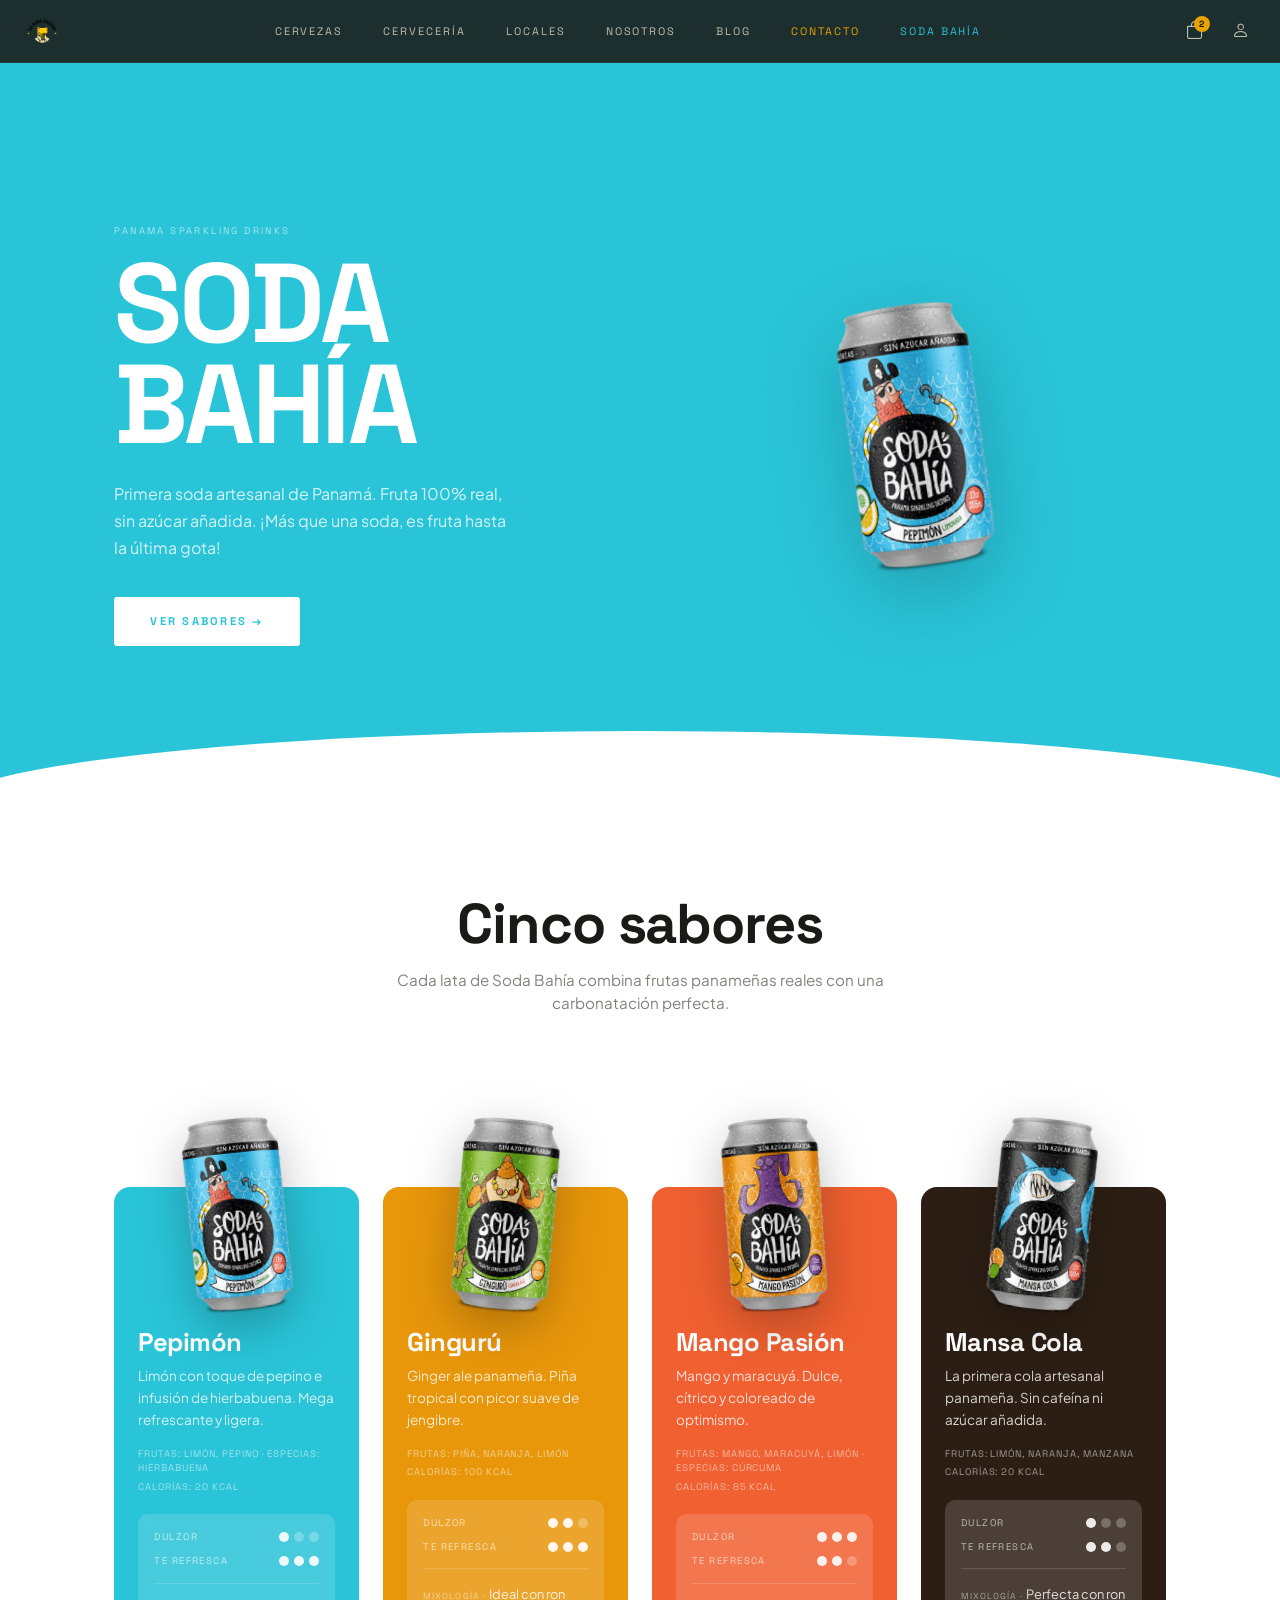
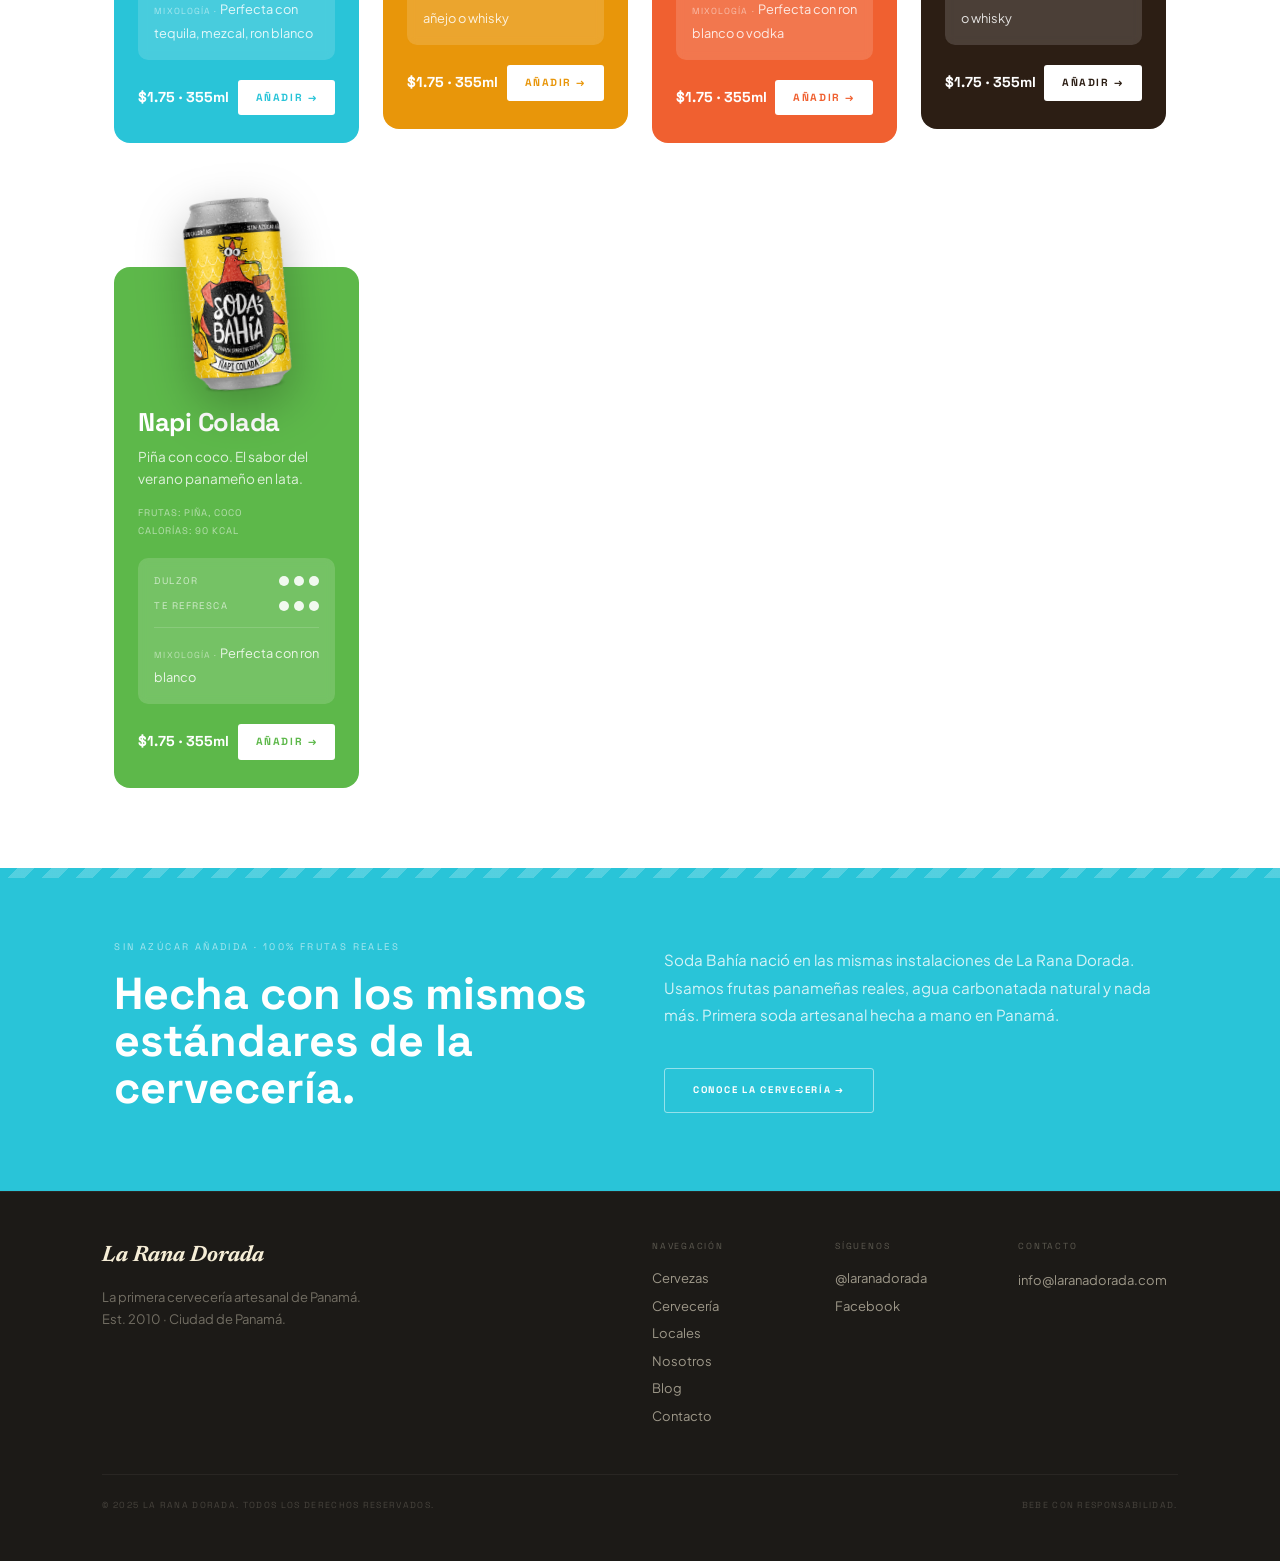
<file: sodabahia.html>
<!DOCTYPE html>
<html lang="es">
<head>
  <meta charset="UTF-8">
  <meta name="viewport" content="width=device-width, initial-scale=1.0">
  <title>Soda Bahía - La Rana Dorada</title>
  <meta name="description" content="Soda Bahía, primera soda artesanal de Panamá bajo La Rana Dorada. Fruta real, sin azúcar añadida, sin artificiales.">
  <link rel="stylesheet" href="https://cdn.jsdelivr.net/npm/bootstrap@5.3.3/dist/css/bootstrap.min.css">
  <link rel="stylesheet" href="https://cdn.jsdelivr.net/npm/bootstrap-icons@1.11.3/font/bootstrap-icons.min.css">
  <link href="https://fonts.googleapis.com/css2?family=Newsreader:ital,wght@0,400;0,700;1,400;1,700&family=Plus+Jakarta+Sans:wght@300;400;500;600&family=Space+Grotesk:wght@400;500;600;700&display=swap" rel="stylesheet">
  <link rel="stylesheet" href="styles.css">
</head>
<body style="background:#FFFFFF;">

  <!-- ══ BARRA DE NAVEGACION ══ -->
      <!-- Bootstrap: navbar-expand-lg -> navegacion Bootstrap -->
      <!-- Bootstrap: navbar -> navegacion Bootstrap -->
      <!-- Bootstrap: fixed-top -> barra fija/pegajosa -->
  <nav class="navbar navbar-expand-lg fixed-top"
       style="background: rgba(28,26,23,0.88); backdrop-filter: blur(10px); border-bottom: 1px solid rgba(245,237,214,0.06);">
      <!-- Bootstrap: px-4 -> espaciado utilitario -->
      <!-- Bootstrap: container-fluid -> contenedor responsivo -->
    <div class="container-fluid px-4">
      <!-- Bootstrap: navbar-brand -> navegacion Bootstrap -->
      <a class="navbar-brand font-news fw-bold fst-italic" href="index.html"
         style="color:var(--crema); font-size:1.4rem; letter-spacing:-0.01em;">
        <img src="img/logo.png" alt="La Rana Dorada" style="height:36px;width:auto;">
      </a>
      <!-- Bootstrap: border-0 -> bordes utilitarios -->
      <!-- Bootstrap: navbar-toggler -> navegacion Bootstrap -->
      <!-- Bootstrap: shadow-none -> sombras utilitarias -->
      <button class="navbar-toggler border-0 shadow-none" type="button"
              data-bs-toggle="collapse" data-bs-target="#navMain"
              style="color:var(--crema);">
        <i class="bi bi-list" style="font-size:1.5rem;"></i>
      </button>
      <!-- Bootstrap: navbar-collapse -> navegacion Bootstrap -->
      <!-- Bootstrap: collapse -> columna de grilla -->
      <div class="collapse navbar-collapse" id="navMain">
      <!-- Bootstrap: py-3 -> espaciado utilitario -->
      <!-- Bootstrap: navbar-nav -> navegacion Bootstrap -->
      <!-- Bootstrap: mx-auto -> espaciado utilitario -->
      <!-- Bootstrap: gap-2 -> utilidad Bootstrap -->
        <ul class="navbar-nav mx-auto gap-lg-4 gap-2 py-3 py-lg-0">
      <!-- Bootstrap: nav-item -> navegacion Bootstrap -->
      <!-- Bootstrap: nav-link -> navegacion Bootstrap -->
          <li class="nav-item"><a class="nav-link font-grotesk" style="font-size:0.68rem;letter-spacing:0.18em;text-transform:uppercase;color:rgba(245,237,214,0.75);" href="cervezas.html">Cervezas</a></li>
          <li class="nav-item"><a class="nav-link font-grotesk" style="font-size:0.68rem;letter-spacing:0.18em;text-transform:uppercase;color:rgba(245,237,214,0.75);" href="cerveceria.html">Cervecería</a></li>
          <li class="nav-item"><a class="nav-link font-grotesk" style="font-size:0.68rem;letter-spacing:0.18em;text-transform:uppercase;color:rgba(245,237,214,0.75);" href="locales.html">Locales</a></li>
          <li class="nav-item"><a class="nav-link font-grotesk" style="font-size:0.68rem;letter-spacing:0.18em;text-transform:uppercase;color:rgba(245,237,214,0.75);" href="nosotros.html">Nosotros</a></li>
          <li class="nav-item"><a class="nav-link font-grotesk" style="font-size:0.68rem;letter-spacing:0.18em;text-transform:uppercase;color:rgba(245,237,214,0.75);" href="blog.html">Blog</a></li>
          <li class="nav-item"><a class="nav-link font-grotesk" style="font-size:0.68rem;letter-spacing:0.18em;text-transform:uppercase;color:var(--oro);" href="contacto.html">Contacto</a></li>
          <li class="nav-item">
            <a class="nav-link font-grotesk"
               style="font-size:0.68rem; letter-spacing:0.18em; text-transform:uppercase; color:var(--soda-cyan);"
               href="sodabahia.html">Soda Bahía</a>
          </li>
        </ul>
      <!-- Bootstrap: align-items-center -> alineacion vertical flex -->
      <!-- Bootstrap: d-flex -> utilidad de display -->
      <!-- Bootstrap: py-2 -> espaciado utilitario -->
      <!-- Bootstrap: gap-3 -> utilidad Bootstrap -->
        <div class="d-flex align-items-center gap-3 py-2 py-lg-0">
      <!-- Bootstrap: position-relative -> posicionamiento utilitario -->
          <button class="nav-icon-btn position-relative" type="button"
                  data-bs-toggle="offcanvas" data-bs-target="#cartDrawer" aria-controls="cartDrawer">
            <i class="bi bi-bag" style="font-size:1.1rem;"></i>
            <span class="cart-badge">2</span>
          </button>
          <button class="nav-icon-btn" type="button"
                  data-bs-toggle="modal" data-bs-target="#authModal">
            <i class="bi bi-person" style="font-size:1.1rem;"></i>
          </button>
        </div>
      </div>
    </div>
  </nav>

  <!-- ══ SECCION 1 — HERO ══ -->
  <section class="soda-hero">
    <div class="container-fluid" style="max-width:1400px; margin:0 auto; position:relative; z-index:1;">
      <!-- Bootstrap: row -> fila de grilla -->
      <div class="row align-items-center g-5">
        <!-- LEFT COLUMN -->
      <!-- Bootstrap: col-12 -> columna de grilla -->
      <!-- Bootstrap: col-lg-6 -> columna de grilla -->
        <div class="col-12 col-lg-6">
          <span style="font-family:'Space Grotesk',sans-serif; font-size:0.6rem;
                       letter-spacing:0.25em; text-transform:uppercase;
                       color:rgba(255,255,255,0.6); display:block; margin-bottom:16px;">
            PANAMA SPARKLING DRINKS
          </span>
          <h1 style="font-family:'Space Grotesk',sans-serif; font-weight:700;
                     font-size:clamp(4rem,10vw,7rem); color:white; line-height:0.9;
                     letter-spacing:-0.03em; margin-bottom:24px;">
            SODA<br>BAHÍA
          </h1>
          <p style="font-family:'Plus Jakarta Sans',sans-serif; font-size:1rem;
                    color:rgba(255,255,255,0.8); line-height:1.7; max-width:400px;
                    margin-bottom:36px;">
            Primera soda artesanal de Panamá. Fruta 100% real, sin azúcar añadida. ¡Más que una soda, es fruta hasta la última gota!
          </p>
          <a href="#sabores"
             style="display:inline-block; background:white; color:var(--soda-cyan);
                    font-family:'Space Grotesk',sans-serif; font-weight:700;
                    font-size:0.7rem; letter-spacing:0.2em; text-transform:uppercase;
                    padding:16px 36px; border-radius:3px; text-decoration:none;
                    border:none; cursor:pointer;">
            VER SABORES →
          </a>
        </div>

        <!-- RIGHT COLUMN — Floating can -->
        <div class="col-12 col-lg-6" style="display:flex; justify-content:center; align-items:center; padding:40px 0;">
          <img src="img/SB_PEPIMON.png" alt="Soda Bahía Pepimón"
               style="width:min(320px,70%); height:auto;
                      display:block;
                      transform:rotate(-8deg);
                      filter:drop-shadow(0 24px 40px rgba(0,0,0,0.2));">
        </div>
      </div>
    </div>

    <!-- Wave at bottom -->
    <div style="position:absolute; bottom:-1px; left:0; right:0; 
                height:80px; background:white;
                clip-path:ellipse(55% 100% at 50% 100%);"></div>
  </section>

  <!-- ══ SECCION 2 — FLAVOR CARDS ══ -->
  <section id="sabores" class="soda-section">
    <div class="container-fluid" style="max-width:1400px; margin:0 auto;">
      <!-- Bootstrap: mb-5 -> espaciado utilitario -->
      <!-- Bootstrap: text-center -> utilidad de texto -->
      <div class="text-center mb-5">
        <h2 class="font-grotesk fw-bold" style="font-size:clamp(2rem,5vw,3.5rem); 
                                                 color:var(--oscuro); letter-spacing:-0.02em;
                                                 margin-bottom:12px;">
          Cinco sabores
        </h2>
        <p class="font-jakarta" style="font-size:0.95rem; color:rgba(28,26,23,0.55);
                                       max-width:500px; margin:0 auto;">
          Cada lata de Soda Bahía combina frutas panameñas reales con una carbonatación perfecta.
        </p>
      </div>

      <!-- Bootstrap: mt-5 -> espaciado utilitario -->
      <div class="row g-4 mt-5">
        <!-- CARD 1: PEPIMÓN -->
      <!-- Bootstrap: col-sm-6 -> columna de grilla -->
      <!-- Bootstrap: col-xl-3 -> columna de grilla -->
      <!-- Bootstrap: col-lg-4 -> columna de grilla -->
        <div class="col-12 col-sm-6 col-lg-4 col-xl-3">
          <div class="soda-card" style="background:#29C4D8; overflow:visible;">
            <img src="img/SB_PEPIMON.png" alt="Pepimón"
                 style="position:absolute; top:-90px; left:50%;
                        transform:translateX(-50%) rotate(-6deg);
                        width:234px; height:auto;
                        filter:drop-shadow(0 16px 24px rgba(0,0,0,0.25));
                        z-index:2;">
            <div style="padding:0 24px 28px;">
              <h3 style="font-family:'Space Grotesk',sans-serif; font-weight:700;
                         font-size:1.6rem; color:white; letter-spacing:-0.02em;
                         margin-bottom:8px;">Pepimón</h3>
              <p style="font-family:'Plus Jakarta Sans',sans-serif; font-size:0.85rem;
                        color:rgba(255,255,255,0.8); line-height:1.6; 
                        margin-bottom:16px;">
                Limón con toque de pepino e infusión de hierbabuena. Mega refrescante y ligera.
              </p>
              <p style="font-family:'Space Grotesk',sans-serif; font-size:0.6rem;
                        letter-spacing:0.1em; text-transform:uppercase;
                        color:rgba(255,255,255,0.55); margin-bottom:4px;">
                FRUTAS: Limón, pepino · ESPECIAS: Hierbabuena</p>
              <p style="font-family:'Space Grotesk',sans-serif; font-size:0.6rem;
                        letter-spacing:0.1em; text-transform:uppercase;
                        color:rgba(255,255,255,0.55); margin-bottom:20px;">
                CALORÍAS: 20 KCAL</p>

              <div style="background:rgba(255,255,255,0.15); border-radius:10px; 
                          padding:16px; margin-bottom:20px; backdrop-filter:blur(4px);">
                <div style="display:flex; justify-content:space-between; 
                            align-items:center; margin-bottom:10px;">
                  <span style="font-family:'Space Grotesk',sans-serif; font-size:0.6rem;
                               letter-spacing:0.15em; text-transform:uppercase;
                               color:rgba(255,255,255,0.65);">DULZOR</span>
                  <div style="display:flex; gap:5px;">
                    <span style="width:10px; height:10px; border-radius:50%; background:rgba(255,255,255,0.9);"></span>
                    <span style="width:10px; height:10px; border-radius:50%; background:rgba(255,255,255,0.25);"></span>
                    <span style="width:10px; height:10px; border-radius:50%; background:rgba(255,255,255,0.25);"></span>
                  </div>
                </div>
                <div style="display:flex; justify-content:space-between; 
                            align-items:center; margin-bottom:14px;">
                  <span style="font-family:'Space Grotesk',sans-serif; font-size:0.6rem;
                               letter-spacing:0.15em; text-transform:uppercase;
                               color:rgba(255,255,255,0.65);">TE REFRESCA</span>
                  <div style="display:flex; gap:5px;">
                    <span style="width:10px; height:10px; border-radius:50%; background:rgba(255,255,255,0.9);"></span>
                    <span style="width:10px; height:10px; border-radius:50%; background:rgba(255,255,255,0.9);"></span>
                    <span style="width:10px; height:10px; border-radius:50%; background:rgba(255,255,255,0.9);"></span>
                  </div>
                </div>
                <div style="border-top:1px solid rgba(255,255,255,0.15); 
                            padding-top:12px;">
                  <span style="font-family:'Space Grotesk',sans-serif; font-size:0.55rem;
                               letter-spacing:0.12em; text-transform:uppercase;
                               color:rgba(255,255,255,0.5);">MIXOLOGÍA · </span>
                  <span style="font-family:'Plus Jakarta Sans',sans-serif; font-size:0.8rem;
                               color:rgba(255,255,255,0.85);">Perfecta con tequila, mezcal, ron blanco</span>
                </div>
              </div>

              <div style="display:flex; justify-content:space-between; align-items:center;">
                <span style="font-family:'Space Grotesk',sans-serif; font-weight:700;
                             font-size:0.9rem; color:white;">$1.75 · 355ml</span>
                <button style="background:white; color:#29C4D8; border:none;
                               font-family:'Space Grotesk',sans-serif; font-weight:700;
                               font-size:0.65rem; letter-spacing:0.15em; 
                               text-transform:uppercase; padding:10px 18px; 
                               border-radius:3px; cursor:pointer;">
                  AÑADIR →
                </button>
              </div>
            </div>
          </div>
        </div>

        <!-- CARD 2: GINGURÚ -->
        <div class="col-12 col-sm-6 col-lg-4 col-xl-3">
          <div class="soda-card" style="background:#E8960A; overflow:visible;">
            <img src="img/SB_GINGURU.png" alt="Gingurú"
                 style="position:absolute; top:-90px; left:50%;
                        transform:translateX(-50%) rotate(5deg);
                        width:234px; height:auto;
                        filter:drop-shadow(0 16px 24px rgba(0,0,0,0.25));
                        z-index:2;">
            <div style="padding:0 24px 28px;">
              <h3 style="font-family:'Space Grotesk',sans-serif; font-weight:700;
                         font-size:1.6rem; color:white; letter-spacing:-0.02em;
                         margin-bottom:8px;">Gingurú</h3>
              <p style="font-family:'Plus Jakarta Sans',sans-serif; font-size:0.85rem;
                        color:rgba(255,255,255,0.8); line-height:1.6; 
                        margin-bottom:16px;">
                Ginger ale panameña. Piña tropical con picor suave de jengibre.
              </p>
              <p style="font-family:'Space Grotesk',sans-serif; font-size:0.6rem;
                        letter-spacing:0.1em; text-transform:uppercase;
                        color:rgba(255,255,255,0.55); margin-bottom:4px;">
                FRUTAS: Piña, naranja, limón</p>
              <p style="font-family:'Space Grotesk',sans-serif; font-size:0.6rem;
                        letter-spacing:0.1em; text-transform:uppercase;
                        color:rgba(255,255,255,0.55); margin-bottom:20px;">
                CALORÍAS: 100 KCAL</p>

              <div style="background:rgba(255,255,255,0.15); border-radius:10px; 
                          padding:16px; margin-bottom:20px; backdrop-filter:blur(4px);">
                <div style="display:flex; justify-content:space-between; 
                            align-items:center; margin-bottom:10px;">
                  <span style="font-family:'Space Grotesk',sans-serif; font-size:0.6rem;
                               letter-spacing:0.15em; text-transform:uppercase;
                               color:rgba(255,255,255,0.65);">DULZOR</span>
                  <div style="display:flex; gap:5px;">
                    <span style="width:10px; height:10px; border-radius:50%; background:rgba(255,255,255,0.9);"></span>
                    <span style="width:10px; height:10px; border-radius:50%; background:rgba(255,255,255,0.9);"></span>
                    <span style="width:10px; height:10px; border-radius:50%; background:rgba(255,255,255,0.25);"></span>
                  </div>
                </div>
                <div style="display:flex; justify-content:space-between; 
                            align-items:center; margin-bottom:14px;">
                  <span style="font-family:'Space Grotesk',sans-serif; font-size:0.6rem;
                               letter-spacing:0.15em; text-transform:uppercase;
                               color:rgba(255,255,255,0.65);">TE REFRESCA</span>
                  <div style="display:flex; gap:5px;">
                    <span style="width:10px; height:10px; border-radius:50%; background:rgba(255,255,255,0.9);"></span>
                    <span style="width:10px; height:10px; border-radius:50%; background:rgba(255,255,255,0.9);"></span>
                    <span style="width:10px; height:10px; border-radius:50%; background:rgba(255,255,255,0.9);"></span>
                  </div>
                </div>
                <div style="border-top:1px solid rgba(255,255,255,0.15); 
                            padding-top:12px;">
                  <span style="font-family:'Space Grotesk',sans-serif; font-size:0.55rem;
                               letter-spacing:0.12em; text-transform:uppercase;
                               color:rgba(255,255,255,0.5);">MIXOLOGÍA · </span>
                  <span style="font-family:'Plus Jakarta Sans',sans-serif; font-size:0.8rem;
                               color:rgba(255,255,255,0.85);">Ideal con ron añejo o whisky</span>
                </div>
              </div>

              <div style="display:flex; justify-content:space-between; align-items:center;">
                <span style="font-family:'Space Grotesk',sans-serif; font-weight:700;
                             font-size:0.9rem; color:white;">$1.75 · 355ml</span>
                <button style="background:white; color:#E8960A; border:none;
                               font-family:'Space Grotesk',sans-serif; font-weight:700;
                               font-size:0.65rem; letter-spacing:0.15em; 
                               text-transform:uppercase; padding:10px 18px; 
                               border-radius:3px; cursor:pointer;">
                  AÑADIR →
                </button>
              </div>
            </div>
          </div>
        </div>

        <!-- CARD 3: MANGO PASIÓN -->
        <div class="col-12 col-sm-6 col-lg-4 col-xl-3">
          <div class="soda-card" style="background:#F06030; overflow:visible;">
            <img src="img/SB_Mango_Pasion.png" alt="Mango Pasión"
                 style="position:absolute; top:-90px; left:50%;
                        transform:translateX(-50%) rotate(-4deg);
                        width:234px; height:auto;
                        filter:drop-shadow(0 16px 24px rgba(0,0,0,0.25));
                        z-index:2;">
            <div style="padding:0 24px 28px;">
              <h3 style="font-family:'Space Grotesk',sans-serif; font-weight:700;
                         font-size:1.6rem; color:white; letter-spacing:-0.02em;
                         margin-bottom:8px;">Mango Pasión</h3>
              <p style="font-family:'Plus Jakarta Sans',sans-serif; font-size:0.85rem;
                        color:rgba(255,255,255,0.8); line-height:1.6; 
                        margin-bottom:16px;">
                Mango y maracuyá. Dulce, cítrico y coloreado de optimismo.
              </p>
              <p style="font-family:'Space Grotesk',sans-serif; font-size:0.6rem;
                        letter-spacing:0.1em; text-transform:uppercase;
                        color:rgba(255,255,255,0.55); margin-bottom:4px;">
                FRUTAS: Mango, maracuyá, limón · ESPECIAS: Cúrcuma</p>
              <p style="font-family:'Space Grotesk',sans-serif; font-size:0.6rem;
                        letter-spacing:0.1em; text-transform:uppercase;
                        color:rgba(255,255,255,0.55); margin-bottom:20px;">
                CALORÍAS: 85 KCAL</p>

              <div style="background:rgba(255,255,255,0.15); border-radius:10px; 
                          padding:16px; margin-bottom:20px; backdrop-filter:blur(4px);">
                <div style="display:flex; justify-content:space-between; 
                            align-items:center; margin-bottom:10px;">
                  <span style="font-family:'Space Grotesk',sans-serif; font-size:0.6rem;
                               letter-spacing:0.15em; text-transform:uppercase;
                               color:rgba(255,255,255,0.65);">DULZOR</span>
                  <div style="display:flex; gap:5px;">
                    <span style="width:10px; height:10px; border-radius:50%; background:rgba(255,255,255,0.9);"></span>
                    <span style="width:10px; height:10px; border-radius:50%; background:rgba(255,255,255,0.9);"></span>
                    <span style="width:10px; height:10px; border-radius:50%; background:rgba(255,255,255,0.9);"></span>
                  </div>
                </div>
                <div style="display:flex; justify-content:space-between; 
                            align-items:center; margin-bottom:14px;">
                  <span style="font-family:'Space Grotesk',sans-serif; font-size:0.6rem;
                               letter-spacing:0.15em; text-transform:uppercase;
                               color:rgba(255,255,255,0.65);">TE REFRESCA</span>
                  <div style="display:flex; gap:5px;">
                    <span style="width:10px; height:10px; border-radius:50%; background:rgba(255,255,255,0.9);"></span>
                    <span style="width:10px; height:10px; border-radius:50%; background:rgba(255,255,255,0.9);"></span>
                    <span style="width:10px; height:10px; border-radius:50%; background:rgba(255,255,255,0.25);"></span>
                  </div>
                </div>
                <div style="border-top:1px solid rgba(255,255,255,0.15); 
                            padding-top:12px;">
                  <span style="font-family:'Space Grotesk',sans-serif; font-size:0.55rem;
                               letter-spacing:0.12em; text-transform:uppercase;
                               color:rgba(255,255,255,0.5);">MIXOLOGÍA · </span>
                  <span style="font-family:'Plus Jakarta Sans',sans-serif; font-size:0.8rem;
                               color:rgba(255,255,255,0.85);">Perfecta con ron blanco o vodka</span>
                </div>
              </div>

              <div style="display:flex; justify-content:space-between; align-items:center;">
                <span style="font-family:'Space Grotesk',sans-serif; font-weight:700;
                             font-size:0.9rem; color:white;">$1.75 · 355ml</span>
                <button style="background:white; color:#F06030; border:none;
                               font-family:'Space Grotesk',sans-serif; font-weight:700;
                               font-size:0.65rem; letter-spacing:0.15em; 
                               text-transform:uppercase; padding:10px 18px; 
                               border-radius:3px; cursor:pointer;">
                  AÑADIR →
                </button>
              </div>
            </div>
          </div>
        </div>

        <!-- CARD 4: MANSA COLA -->
        <div class="col-12 col-sm-6 col-lg-4 col-xl-3">
          <div class="soda-card" style="background:#2C1E14; overflow:visible;">
            <img src="img/SB_MANSA_COLA.png" alt="Mansa Cola"
                 style="position:absolute; top:-90px; left:50%;
                        transform:translateX(-50%) rotate(6deg);
                        width:234px; height:auto;
                        filter:drop-shadow(0 16px 24px rgba(0,0,0,0.25));
                        z-index:2;">
            <div style="padding:0 24px 28px;">
              <h3 style="font-family:'Space Grotesk',sans-serif; font-weight:700;
                         font-size:1.6rem; color:white; letter-spacing:-0.02em;
                         margin-bottom:8px;">Mansa Cola</h3>
              <p style="font-family:'Plus Jakarta Sans',sans-serif; font-size:0.85rem;
                        color:rgba(255,255,255,0.8); line-height:1.6; 
                        margin-bottom:16px;">
                La primera cola artesanal panameña. Sin cafeína ni azúcar añadida.
              </p>
              <p style="font-family:'Space Grotesk',sans-serif; font-size:0.6rem;
                        letter-spacing:0.1em; text-transform:uppercase;
                        color:rgba(255,255,255,0.55); margin-bottom:4px;">
                FRUTAS: Limón, naranja, manzana</p>
              <p style="font-family:'Space Grotesk',sans-serif; font-size:0.6rem;
                        letter-spacing:0.1em; text-transform:uppercase;
                        color:rgba(255,255,255,0.55); margin-bottom:20px;">
                CALORÍAS: 20 KCAL</p>

              <div style="background:rgba(255,255,255,0.15); border-radius:10px; 
                          padding:16px; margin-bottom:20px; backdrop-filter:blur(4px);">
                <div style="display:flex; justify-content:space-between; 
                            align-items:center; margin-bottom:10px;">
                  <span style="font-family:'Space Grotesk',sans-serif; font-size:0.6rem;
                               letter-spacing:0.15em; text-transform:uppercase;
                               color:rgba(255,255,255,0.65);">DULZOR</span>
                  <div style="display:flex; gap:5px;">
                    <span style="width:10px; height:10px; border-radius:50%; background:rgba(255,255,255,0.9);"></span>
                    <span style="width:10px; height:10px; border-radius:50%; background:rgba(255,255,255,0.25);"></span>
                    <span style="width:10px; height:10px; border-radius:50%; background:rgba(255,255,255,0.25);"></span>
                  </div>
                </div>
                <div style="display:flex; justify-content:space-between; 
                            align-items:center; margin-bottom:14px;">
                  <span style="font-family:'Space Grotesk',sans-serif; font-size:0.6rem;
                               letter-spacing:0.15em; text-transform:uppercase;
                               color:rgba(255,255,255,0.65);">TE REFRESCA</span>
                  <div style="display:flex; gap:5px;">
                    <span style="width:10px; height:10px; border-radius:50%; background:rgba(255,255,255,0.9);"></span>
                    <span style="width:10px; height:10px; border-radius:50%; background:rgba(255,255,255,0.9);"></span>
                    <span style="width:10px; height:10px; border-radius:50%; background:rgba(255,255,255,0.25);"></span>
                  </div>
                </div>
                <div style="border-top:1px solid rgba(255,255,255,0.15); 
                            padding-top:12px;">
                  <span style="font-family:'Space Grotesk',sans-serif; font-size:0.55rem;
                               letter-spacing:0.12em; text-transform:uppercase;
                               color:rgba(255,255,255,0.5);">MIXOLOGÍA · </span>
                  <span style="font-family:'Plus Jakarta Sans',sans-serif; font-size:0.8rem;
                               color:rgba(255,255,255,0.85);">Perfecta con ron o whisky</span>
                </div>
              </div>

              <div style="display:flex; justify-content:space-between; align-items:center;">
                <span style="font-family:'Space Grotesk',sans-serif; font-weight:700;
                             font-size:0.9rem; color:white;">$1.75 · 355ml</span>
                <button style="background:white; color:#2C1E14; border:none;
                               font-family:'Space Grotesk',sans-serif; font-weight:700;
                               font-size:0.65rem; letter-spacing:0.15em; 
                               text-transform:uppercase; padding:10px 18px; 
                               border-radius:3px; cursor:pointer;">
                  AÑADIR →
                </button>
              </div>
            </div>
          </div>
        </div>

        <!-- CARD 5: NAPI COLADA -->
        <div class="col-12 col-sm-6 col-lg-4 col-xl-3">
          <div class="soda-card" style="background:#5DB84A; overflow:visible;">
            <img src="img/SB_NAPI_COLADA.png" alt="Napi Colada"
                 style="position:absolute; top:-90px; left:50%;
                        transform:translateX(-50%) rotate(-5deg);
                        width:234px; height:auto;
                        filter:drop-shadow(0 16px 24px rgba(0,0,0,0.25));
                        z-index:2;">
            <div style="padding:0 24px 28px;">
              <h3 style="font-family:'Space Grotesk',sans-serif; font-weight:700;
                         font-size:1.6rem; color:white; letter-spacing:-0.02em;
                         margin-bottom:8px;">Napi Colada</h3>
              <p style="font-family:'Plus Jakarta Sans',sans-serif; font-size:0.85rem;
                        color:rgba(255,255,255,0.8); line-height:1.6; 
                        margin-bottom:16px;">
                Piña con coco. El sabor del verano panameño en lata.
              </p>
              <p style="font-family:'Space Grotesk',sans-serif; font-size:0.6rem;
                        letter-spacing:0.1em; text-transform:uppercase;
                        color:rgba(255,255,255,0.55); margin-bottom:4px;">
                FRUTAS: Piña, coco</p>
              <p style="font-family:'Space Grotesk',sans-serif; font-size:0.6rem;
                        letter-spacing:0.1em; text-transform:uppercase;
                        color:rgba(255,255,255,0.55); margin-bottom:20px;">
                CALORÍAS: 90 KCAL</p>

              <div style="background:rgba(255,255,255,0.15); border-radius:10px; 
                          padding:16px; margin-bottom:20px; backdrop-filter:blur(4px);">
                <div style="display:flex; justify-content:space-between; 
                            align-items:center; margin-bottom:10px;">
                  <span style="font-family:'Space Grotesk',sans-serif; font-size:0.6rem;
                               letter-spacing:0.15em; text-transform:uppercase;
                               color:rgba(255,255,255,0.65);">DULZOR</span>
                  <div style="display:flex; gap:5px;">
                    <span style="width:10px; height:10px; border-radius:50%; background:rgba(255,255,255,0.9);"></span>
                    <span style="width:10px; height:10px; border-radius:50%; background:rgba(255,255,255,0.9);"></span>
                    <span style="width:10px; height:10px; border-radius:50%; background:rgba(255,255,255,0.9);"></span>
                  </div>
                </div>
                <div style="display:flex; justify-content:space-between; 
                            align-items:center; margin-bottom:14px;">
                  <span style="font-family:'Space Grotesk',sans-serif; font-size:0.6rem;
                               letter-spacing:0.15em; text-transform:uppercase;
                               color:rgba(255,255,255,0.65);">TE REFRESCA</span>
                  <div style="display:flex; gap:5px;">
                    <span style="width:10px; height:10px; border-radius:50%; background:rgba(255,255,255,0.9);"></span>
                    <span style="width:10px; height:10px; border-radius:50%; background:rgba(255,255,255,0.9);"></span>
                    <span style="width:10px; height:10px; border-radius:50%; background:rgba(255,255,255,0.9);"></span>
                  </div>
                </div>
                <div style="border-top:1px solid rgba(255,255,255,0.15); 
                            padding-top:12px;">
                  <span style="font-family:'Space Grotesk',sans-serif; font-size:0.55rem;
                               letter-spacing:0.12em; text-transform:uppercase;
                               color:rgba(255,255,255,0.5);">MIXOLOGÍA · </span>
                  <span style="font-family:'Plus Jakarta Sans',sans-serif; font-size:0.8rem;
                               color:rgba(255,255,255,0.85);">Perfecta con ron blanco</span>
                </div>
              </div>

              <div style="display:flex; justify-content:space-between; align-items:center;">
                <span style="font-family:'Space Grotesk',sans-serif; font-weight:700;
                             font-size:0.9rem; color:white;">$1.75 · 355ml</span>
                <button style="background:white; color:#5DB84A; border:none;
                               font-family:'Space Grotesk',sans-serif; font-weight:700;
                               font-size:0.65rem; letter-spacing:0.15em; 
                               text-transform:uppercase; padding:10px 18px; 
                               border-radius:3px; cursor:pointer;">
                  AÑADIR →
                </button>
              </div>
            </div>
          </div>
        </div>

      </div>
    </div>
  </section>

  <!-- ══ SECCION 3 — ABOUT STRIP ══ -->
  <section class="about-strip">
    <div class="container-fluid" style="max-width:1400px; margin:0 auto;">
      <div class="row align-items-center g-5">
        <div class="col-12 col-lg-6">
          <span style="font-family:'Space Grotesk',sans-serif; font-size:0.6rem;
                       letter-spacing:0.25em; text-transform:uppercase;
                       color:rgba(255,255,255,0.6); display:block; margin-bottom:16px;">
            SIN AZÚCAR AÑADIDA · 100% FRUTAS REALES
          </span>
          <h3 style="font-family:'Space Grotesk',sans-serif; font-weight:700;
                     font-size:clamp(1.8rem,3.5vw,2.8rem); color:white; line-height:1.05;">
            Hecha con los mismos<br>estándares de la cervecería.
          </h3>
        </div>
        <div class="col-12 col-lg-6">
          <p style="font-family:'Plus Jakarta Sans',sans-serif; font-size:0.95rem;
                    color:rgba(255,255,255,0.8); line-height:1.8;">
            Soda Bahía nació en las mismas instalaciones de La Rana Dorada. Usamos frutas panameñas reales, agua carbonatada natural y nada más. Primera soda artesanal hecha a mano en Panamá.
          </p>
          <a href="cerveceria.html"
             style="display:inline-block; margin-top:24px;
                    border:1.5px solid rgba(255,255,255,0.5); color:white;
                    font-family:'Space Grotesk',sans-serif; font-weight:700;
                    font-size:0.6rem; letter-spacing:0.18em; text-transform:uppercase;
                    padding:14px 28px; border-radius:3px; text-decoration:none;">
            CONOCE LA CERVECERÍA →
          </a>
        </div>
      </div>
    </div>
  </section>

  <!-- ══ PIE DE PAGINA ══ -->
  <footer>
    <div class="row g-4">
      <!-- Bootstrap: col-md-4 -> columna de grilla -->
      <div class="col-12 col-md-4">
        <p class="font-news fst-italic fw-bold" style="font-size:1.4rem;color:var(--crema);margin-bottom:12px;">La Rana Dorada</p>
        <p class="font-jakarta" style="font-size:13px;color:rgba(245,237,214,0.4);line-height:1.7;">La primera cervecería artesanal de Panamá.<br>Est. 2010 · Ciudad de Panamá.</p>
      </div>
      <!-- Bootstrap: col-6 -> columna de grilla -->
      <!-- Bootstrap: col-md-2 -> columna de grilla -->
      <div class="col-6 col-md-2 offset-md-2">
        <p class="font-grotesk" style="font-size:0.55rem;letter-spacing:0.2em;text-transform:uppercase;color:rgba(245,237,214,0.3);margin-bottom:16px;">Navegación</p>
        <div class="d-flex flex-column gap-2">
          <a href="cervezas.html" class="font-jakarta" style="font-size:13px;color:rgba(245,237,214,0.6);">Cervezas</a>
          <a href="cerveceria.html" class="font-jakarta" style="font-size:13px;color:rgba(245,237,214,0.6);">Cervecería</a>
          <a href="locales.html" class="font-jakarta" style="font-size:13px;color:rgba(245,237,214,0.6);">Locales</a>
          <a href="nosotros.html" class="font-jakarta" style="font-size:13px;color:rgba(245,237,214,0.6);">Nosotros</a>
          <a href="blog.html" class="font-jakarta" style="font-size:13px;color:rgba(245,237,214,0.6);">Blog</a>
          <a href="contacto.html" class="font-jakarta" style="font-size:13px;color:rgba(245,237,214,0.6);">Contacto</a>
        </div>
      </div>
      <div class="col-6 col-md-2">
        <p class="font-grotesk" style="font-size:0.55rem;letter-spacing:0.2em;text-transform:uppercase;color:rgba(245,237,214,0.3);margin-bottom:16px;">Síguenos</p>
        <div class="d-flex flex-column gap-2">
          <a href="https://instagram.com/laranadorada" target="_blank" class="font-jakarta" style="font-size:13px;color:rgba(245,237,214,0.6);">@laranadorada</a>
          <a href="https://facebook.com/laranadorada" target="_blank" class="font-jakarta" style="font-size:13px;color:rgba(245,237,214,0.6);">Facebook</a>
        </div>
      </div>
      <div class="col-12 col-md-2">
        <p class="font-grotesk" style="font-size:0.55rem;letter-spacing:0.2em;text-transform:uppercase;color:rgba(245,237,214,0.3);margin-bottom:16px;">Contacto</p>
        <p class="font-jakarta" style="font-size:13px;color:rgba(245,237,214,0.6);line-height:1.7;">info@laranadorada.com</p>
      </div>
    </div>
      <!-- Bootstrap: justify-content-between -> alineacion horizontal flex -->
      <!-- Bootstrap: pt-4 -> espaciado utilitario -->
    <div class="d-flex justify-content-between align-items-center mt-5 pt-4" style="border-top:1px solid rgba(245,237,214,0.06);">
      <p class="font-grotesk" style="font-size:0.55rem;letter-spacing:0.15em;text-transform:uppercase;color:rgba(245,237,214,0.2);margin:0;">© 2025 La Rana Dorada. Todos los derechos reservados.</p>
      <p class="font-grotesk" style="font-size:0.55rem;letter-spacing:0.15em;text-transform:uppercase;color:rgba(245,237,214,0.2);margin:0;">Bebe con responsabilidad.</p>
    </div>
  </footer>

  <!-- ══ CARRITO LATERAL ══ -->
      <!-- Bootstrap: offcanvas -> panel lateral -->
      <!-- Bootstrap: offcanvas-end -> panel lateral -->
  <div class="offcanvas offcanvas-end" tabindex="-1"
       id="cartDrawer" aria-labelledby="cartDrawerLabel"
       style="width:380px; background:var(--crema); border-left:0.5px solid rgba(28,26,23,0.1);">
      <!-- Bootstrap: offcanvas-header -> panel lateral -->
    <div class="offcanvas-header" style="border-bottom:1px solid rgba(28,26,23,0.08); padding:24px 28px;">
      <div>
        <span style="font-family:'Space Grotesk',sans-serif; font-size:0.6rem; letter-spacing:0.2em; text-transform:uppercase; color:rgba(28,26,23,0.4); display:block; margin-bottom:4px;">TU PEDIDO</span>
        <h5 id="cartDrawerLabel" style="font-family:'Newsreader',serif; font-style:italic; font-weight:700; font-size:1.4rem; color:var(--oscuro); margin:0;">Carrito</h5>
      </div>
      <!-- Bootstrap: btn-close -> boton Bootstrap -->
      <button type="button" class="btn-close" data-bs-dismiss="offcanvas" style="filter:invert(0.3);"></button>
    </div>
      <!-- Bootstrap: offcanvas-body -> panel lateral -->
    <div class="offcanvas-body" style="padding:0; display:flex; flex-direction:column;">
      <div style="flex:1; overflow-y:auto; padding:8px 0;">
        <div class="cart-item">
          <div class="cart-item-color" style="background:#2A1008;"></div>
          <div class="cart-item-info">
            <span class="cart-item-name">Pedro Mandinga Red Ale</span>
            <span class="cart-item-variant">Lata 473ml</span>
          </div>
          <div class="cart-item-right">
            <span class="cart-item-price">$3.50</span>
            <div class="cart-cantidad"><span class="cart-cantidad-btn">−</span><span class="cart-cantidad-num">1</span><span class="cart-cantidad-btn">+</span></div>
          </div>
        </div>
        <div class="cart-item">
          <div class="cart-item-color" style="background:#E8A200;"></div>
          <div class="cart-item-info">
            <span class="cart-item-name">Golden Ale</span>
            <span class="cart-item-variant">Lata 473ml × 6-Pack</span>
          </div>
          <div class="cart-item-right">
            <span class="cart-item-price">$18.00</span>
            <div class="cart-cantidad"><span class="cart-cantidad-btn">−</span><span class="cart-cantidad-num">1</span><span class="cart-cantidad-btn">+</span></div>
          </div>
        </div>
      </div>
      <div style="padding:16px 24px; border-top:1px solid rgba(28,26,23,0.07); border-bottom:1px solid rgba(28,26,23,0.07);">
        <span style="font-family:'Space Grotesk',sans-serif; font-size:0.55rem; letter-spacing:0.15em; text-transform:uppercase; color:rgba(28,26,23,0.35); display:block; margin-bottom:8px;">NOTA (OPCIONAL)</span>
        <textarea rows="2" placeholder="Instrucciones especiales..." style="width:100%; background:#FAFAF7; border:0.5px solid rgba(28,26,23,0.12); border-radius:4px; padding:10px 14px; font-family:'Plus Jakarta Sans',sans-serif; font-size:0.8rem; color:var(--oscuro); resize:none; outline:none;"></textarea>
      </div>
      <div style="padding:24px 28px;">
      <!-- Bootstrap: mb-3 -> espaciado utilitario -->
      <!-- Bootstrap: align-items-baseline -> alineacion vertical flex -->
        <div class="d-flex justify-content-between align-items-baseline mb-3">
          <span style="font-family:'Space Grotesk',sans-serif; font-size:0.6rem; letter-spacing:0.15em; text-transform:uppercase; color:rgba(28,26,23,0.4);">SUBTOTAL</span>
          <span style="font-family:'Newsreader',serif; font-weight:700; font-size:1.4rem; color:var(--oscuro);">$21.50</span>
        </div>
      <!-- Bootstrap: d-block -> utilidad de display -->
        <a href="#" class="d-block text-center" style="background:var(--oscuro); color:var(--crema); font-family:'Space Grotesk',sans-serif; font-weight:700; font-size:0.65rem; letter-spacing:0.2em; text-transform:uppercase; padding:16px; border-radius:3px; text-decoration:none;">PROCEDER AL PAGO →</a>
      <!-- Bootstrap: mt-2 -> espaciado utilitario -->
        <a href="#" class="d-block text-center mt-2" style="font-family:'Space Grotesk',sans-serif; font-size:0.6rem; letter-spacing:0.15em; text-transform:uppercase; color:rgba(28,26,23,0.35); text-decoration:none; padding:8px;">SEGUIR COMPRANDO</a>
      </div>
    </div>
  </div>

  <!-- ══ MODAL DE AUTENTICACIÓN ══ -->
      <!-- Bootstrap: modal -> ventana modal -->
  <div class="modal fade" id="authModal" tabindex="-1" aria-labelledby="authModalLabel" aria-hidden="true">
      <!-- Bootstrap: modal-dialog -> ventana modal -->
      <!-- Bootstrap: modal-dialog-centered -> ventana modal -->
    <div class="modal-dialog modal-dialog-centered" style="max-width:440px;">
      <!-- Bootstrap: modal-content -> ventana modal -->
      <div class="modal-content" style="background:var(--crema); border:0.5px solid rgba(28,26,23,0.12); border-radius:8px; overflow:hidden; box-shadow:0 24px 64px rgba(0,0,0,0.12);">
        <div style="background:var(--oscuro); padding:32px 36px 0; position:relative;">
      <!-- Bootstrap: position-absolute -> posicionamiento utilitario -->
      <!-- Bootstrap: btn-close-white -> boton Bootstrap -->
          <button type="button" class="btn-close btn-close-white position-absolute" data-bs-dismiss="modal" style="top:16px; right:16px; opacity:0.5;"></button>
          <span style="font-family:'Space Grotesk',sans-serif; font-size:0.55rem; letter-spacing:0.2em; text-transform:uppercase; color:var(--oro); display:block; margin-bottom:8px;">LA RANA DORADA</span>
          <h2 style="font-family:'Newsreader',serif; font-style:italic; font-weight:700; font-size:1.8rem; color:var(--crema); margin-bottom:24px;">Tu cuenta</h2>
      <!-- Bootstrap: nav-tabs -> navegacion Bootstrap -->
      <!-- Bootstrap: nav -> navegacion Bootstrap -->
          <ul class="nav nav-tabs border-0 gap-3" id="authTabs" role="tablist">
            <li class="nav-item" role="presentation">
              <button class="auth-tab active" id="login-tab" data-bs-toggle="tab" data-bs-target="#loginPanel" type="button" role="tab">Iniciar Sesión</button>
            </li>
            <li class="nav-item" role="presentation">
              <button class="auth-tab" id="register-tab" data-bs-toggle="tab" data-bs-target="#registerPanel" type="button" role="tab">Registrarse</button>
            </li>
          </ul>
        </div>
        <div class="tab-content" style="padding:32px 36px;">
          <div class="tab-pane fade show active" id="loginPanel" role="tabpanel">
      <!-- Bootstrap: mb-4 -> espaciado utilitario -->
            <div class="mb-4"><label class="auth-label">Correo electrónico</label><input type="email" class="auth-input" placeholder="tu@email.com"></div>
            <div class="mb-4"><label class="auth-label">Contraseña</label><input type="password" class="auth-input" placeholder="••••••••"></div>
            <a href="profile.html" style="display:block; width:100%; text-align:center; background:var(--oscuro); color:var(--crema); font-family:'Space Grotesk',sans-serif; font-weight:700; font-size:0.65rem; letter-spacing:0.2em; text-transform:uppercase; padding:16px; border-radius:3px; text-decoration:none; margin-bottom:16px;">ENTRAR →</a>
            <p style="font-family:'Plus Jakarta Sans',sans-serif; font-size:0.75rem; color:rgba(28,26,23,0.4); text-align:center; margin:0;">¿Olvidaste tu contraseña? <span style="color:var(--oro); cursor:pointer;">Recupérala aquí</span></p>
          </div>
          <div class="tab-pane fade" id="registerPanel" role="tabpanel">
            <div class="row g-3 mb-3">
              <div class="col-6"><label class="auth-label">Nombre</label><input type="text" class="auth-input" placeholder="Tu nombre"></div>
              <div class="col-6"><label class="auth-label">Apellido</label><input type="text" class="auth-input" placeholder="Tu apellido"></div>
            </div>
            <div class="mb-3"><label class="auth-label">Correo electrónico</label><input type="email" class="auth-input" placeholder="tu@email.com"></div>
            <div class="mb-4"><label class="auth-label">Contraseña</label><input type="password" class="auth-input" placeholder="Mínimo 8 caracteres"></div>
            <a href="profile.html" style="display:block; width:100%; text-align:center; background:var(--oro); color:var(--oscuro); font-family:'Space Grotesk',sans-serif; font-weight:700; font-size:0.65rem; letter-spacing:0.2em; text-transform:uppercase; padding:16px; border-radius:3px; text-decoration:none;">CREAR CUENTA →</a>
          </div>
        </div>
      </div>
    </div>
  </div>

  <script src="https://cdn.jsdelivr.net/npm/bootstrap@5.3.3/dist/js/bootstrap.bundle.min.js"></script>
</body>
</html>
</file>
<file: styles.css>
/* ═══════════════════════════════════════════════
   LA RANA DORADA — Sistema de diseno
   styles.css
   ═══════════════════════════════════════════════ */

/* ── Variables ── */
:root {
  --crema: #F5EDD6;
  --oro: #E8A200;
  --oscuro: #1C1A17;
  --fondo-pedro: #2A1008;
  --oro-tenue: #B8820A;
  --superficie-tarjeta: #242018;
}

/* ── Reinicio ── */
*,
*::before,
*::after {
  box-sizing: border-box;
}

body {
  background: var(--crema);
  color: var(--oscuro);
  font-family: 'Plus Jakarta Sans', sans-serif;
  -webkit-font-smoothing: antialiased;
  margin: 0;
}

/* ── Utilidades tipograficas ── */
.font-news {
  font-family: 'Newsreader', serif;
}

.font-jakarta {
  font-family: 'Plus Jakarta Sans', sans-serif;
}

.font-grotesk {
  font-family: 'Space Grotesk', sans-serif;
}

/* ── Etiqueta de rotulo ── */
.label-tag {
  display: block;
  font-family: 'Space Grotesk', sans-serif;
  font-size: 0.6rem;
  letter-spacing: 0.25em;
  text-transform: uppercase;
  color: var(--oro);
}

/* ── Enlaces ── */
a {
  text-decoration: none;
  color: inherit;
}

img {
  max-width: 100%;
}

/* ── Cinta / marquesina ── */
@keyframes marquee {
  0% {
    transform: translateX(0);
  }

  100% {
    transform: translateX(-50%);
  }
}

@keyframes marqueeLeft {
  from {
    transform: translateX(0);
  }

  to {
    transform: translateX(-50%);
  }
}

.marquee-track {
  display: flex;
  width: max-content;
  animation: marquee 32s linear infinite;
}

.marquee-track-slow {
  display: flex;
  width: max-content;
  animation: marquee 22s linear infinite;
}

.marquee-track-rev {
  display: flex;
  width: max-content;
  animation: marquee 28s linear infinite reverse;
}

/* ── Efecto hover de la barra de navegacion ── */
.nav-link:hover {
  color: var(--oro) !important;
}

/* ── Efecto hover de tarjetas de locales (solo CSS) ── */
.loc-card-inner {
  transition: transform 0.5s ease;
}

.loc-card:hover .loc-card-inner {
  transform: scale(1.04);
}

/* ── Efecto hover del panel de cerveza ── */
.beer-can-inner {
  transition: transform 0.3s ease;
}

.beer-image-col:hover .beer-can-inner {
  transform: scale(1.05);
}

/* ── Efecto hover de latas de soda ── */
.soda-row .soda-can {
  transition: transform 0.3s ease, margin-left 0.3s ease;
}

.soda-row:hover .soda-can {
  transform: rotate(0deg) !important;
  margin-left: 4px !important;
}

/* ── Barras de estadisticas ── */
.stat-bar-fill {
  height: 100%;
  background: var(--oro);
  border-radius: 3px;
  transition: width 1.2s ease;
  width: 0%;
}

/* ── Efecto hover de tarjeta sugerida ── */
.suggested-card {
  transition: transform 0.2s ease, box-shadow 0.2s ease, border-color 0.2s ease;
}

.suggested-card:hover {
  transform: translateY(-4px);
  box-shadow: 0 16px 40px rgba(0, 0, 0, 0.12);
  border-color: var(--oro) !important;
}

/* ── Efecto hover de tarjeta de blog ── */
.blog-card {
  transition: transform 0.2s ease;
}

.blog-card:hover {
  transform: translateY(-4px);
}

/* ── Efecto hover de tarjetas de locales ── */
.local-card {
  transition: box-shadow 0.2s ease;
}

.local-card:hover {
  box-shadow: 0 8px 32px rgba(28, 26, 23, 0.1);
}

.local-btn {
  transition: background 0.2s ease, color 0.2s ease;
}

.local-btn-dark:hover {
  background: var(--oscuro) !important;
  color: var(--crema) !important;
}

.local-btn-gold:hover {
  background: var(--oro) !important;
  color: var(--oscuro) !important;
}

/* ── Efecto hover de tarjetas de esencia ── */
.esencia-inner {
  transition: transform 0.5s ease;
}

.esencia-card:hover .esencia-inner {
  transform: scale(1.04);
}

/* ── Pestanas de filtro ── */
.filter-tab {
  background: transparent;
  border: none;
  border-bottom: 2px solid transparent;
  color: rgba(245, 237, 214, 0.55);
  font-family: 'Space Grotesk', sans-serif;
  font-size: 0.75rem;
  font-weight: 500;
  letter-spacing: 0.15em;
  text-transform: uppercase;
  padding: 16px 20px;
  cursor: pointer;
  transition: color 0.2s ease, border-color 0.2s ease;
  white-space: nowrap;
  margin-bottom: -1px;
}

.filter-tab:hover,
.filter-tab.active {
  color: var(--oro);
  border-bottom-color: var(--oro);
}

/* ── Cerveceria form inputs ── */
.brew-input {
  width: 100%;
  background: rgba(245, 237, 214, 0.06);
  border: 0.5px solid rgba(245, 237, 214, 0.18);
  border-radius: 6px;
  color: var(--crema);
  font-family: 'Space Grotesk', sans-serif;
  padding: 12px 14px;
  font-size: 13px;
  outline: none;
  transition: border-color 0.2s;
}

.brew-input:focus {
  border-color: var(--oro);
}

.brew-day-btn {
  flex: 1;
  padding: 12px 14px;
  background: rgba(245, 237, 214, 0.06);
  border: 0.5px solid rgba(245, 237, 214, 0.18);
  border-radius: 6px;
  color: var(--crema);
  font-family: 'Space Grotesk', sans-serif;
  font-size: 12px;
  font-weight: 600;
  cursor: pointer;
  transition: all 0.2s ease;
}

.brew-day-btn.selected,
.brew-day-btn:hover {
  background: rgba(232, 162, 0, 0.15);
  border-color: var(--oro);
  color: var(--oro);
}

.brew-time-btn {
  flex: 1;
  padding: 10px 8px;
  background: rgba(245, 237, 214, 0.06);
  border: 0.5px solid rgba(245, 237, 214, 0.18);
  border-radius: 6px;
  color: var(--crema);
  font-family: 'Space Grotesk', sans-serif;
  font-size: 12px;
  font-weight: 600;
  cursor: pointer;
  transition: all 0.2s ease;
}

.brew-time-btn.selected,
.brew-time-btn:hover {
  background: rgba(232, 162, 0, 0.15);
  border-color: var(--oro);
  color: var(--oro);
}

.brew-submit-btn {
  width: 100%;
  background: var(--oro);
  color: var(--oscuro);
  border: none;
  border-radius: 6px;
  padding: 16px;
  font-family: 'Space Grotesk', sans-serif;
  font-size: 13px;
  font-weight: 700;
  letter-spacing: 0.18em;
  text-transform: uppercase;
  cursor: pointer;
  transition: opacity 0.2s ease;
}

.brew-submit-btn:hover {
  opacity: 0.85;
}

/* ── Tarjeta de boleto ── */
.ticket-wrap {
  border-radius: 10px;
  overflow: hidden;
  box-shadow: 0 16px 48px rgba(0, 0, 0, 0.4);
  background: var(--oscuro);
  border: 1px solid rgba(232, 162, 0, 0.2);
}

/* ── Barras de codigo (estaticas) ── */
.barcode-bars {
  display: flex;
  gap: 2px;
  align-items: flex-end;
  height: 48px;
  justify-content: center;
}

.barcode-bar {
  background: rgba(245, 237, 214, 0.5);
  border-radius: 1px;
}

/* ── Marcadores de foto ── */
.photo-placeholder {
  width: 200px;
  height: 260px;
  background: #D4C5A0;
  border-radius: 4px;
  display: flex;
  align-items: center;
  justify-content: center;
  flex-shrink: 0;
}

/* ── Estado activo de enlace de navegacion ── */
.nav-link-active {
  color: var(--oro) !important;
}

/* ── Botones de llamada a la accion ── */
.btn-gold {
  display: inline-block;
  background: var(--oro);
  color: var(--oscuro);
  font-family: 'Space Grotesk', sans-serif;
  font-weight: 700;
  font-size: 0.75rem;
  letter-spacing: 0.15em;
  text-transform: uppercase;
  padding: 14px 28px;
  border-radius: 2px;
  transition: background-color 0.2s ease, transform 0.15s ease;
  border: none;
  cursor: pointer;
}

.btn-gold:hover {
  background: var(--oro-tenue);
  transform: translateY(-1px);
  color: var(--oscuro);
}

.btn-outline-gold {
  display: inline-block;
  background: transparent;
  color: var(--oro);
  font-family: 'Space Grotesk', sans-serif;
  font-weight: 700;
  font-size: 0.75rem;
  letter-spacing: 0.15em;
  text-transform: uppercase;
  padding: 14px 28px;
  border-radius: 2px;
  border: 1px solid var(--oro);
  transition: background-color 0.2s ease, transform 0.15s ease;
  cursor: pointer;
}

.btn-outline-gold:hover {
  background: rgba(232, 162, 0, 0.08);
  transform: translateY(-1px);
  color: var(--oro);
}

.btn-dark {
  display: inline-block;
  background: var(--oscuro);
  color: var(--crema);
  font-family: 'Space Grotesk', sans-serif;
  font-weight: 700;
  font-size: 0.75rem;
  letter-spacing: 0.15em;
  text-transform: uppercase;
  padding: 14px 28px;
  border-radius: 2px;
  border: none;
  cursor: pointer;
  transition: opacity 0.2s ease;
}

.btn-dark:hover {
  opacity: 0.85;
  color: var(--crema);
}

.btn-outline-dark {
  display: inline-block;
  background: transparent;
  color: var(--oscuro);
  font-family: 'Space Grotesk', sans-serif;
  font-weight: 500;
  font-size: 0.75rem;
  letter-spacing: 0.12em;
  text-transform: uppercase;
  padding: 12px 24px;
  border-radius: 2px;
  border: 1px solid var(--oscuro);
  cursor: pointer;
  transition: background-color 0.2s ease, color 0.2s ease;
}

.btn-outline-dark:hover {
  background: var(--oscuro);
  color: var(--crema);
}

/* ── Flechas de seccion de resenas ── */
.review-arrow {
  width: 48px;
  height: 48px;
  border: 1px solid rgba(255, 255, 255, 0.3);
  background: transparent;
  color: #fff;
  font-size: 18px;
  cursor: pointer;
  display: flex;
  align-items: center;
  justify-content: center;
  border-radius: 2px;
  transition: border-color 0.2s ease, color 0.2s ease;
}

.review-arrow:hover {
  border-color: var(--oro);
  color: var(--oro);
}

/* ── Filas de eventos ── */
.event-row {
  transition: background-color 0.2s ease;
}

.event-row:hover {
  background-color: rgba(255, 255, 255, 0.03);
}

/* ── Pie de pagina ── */
footer {
  background: var(--oscuro);
  color: var(--crema);
  padding: 48px 8%;
  border-top: 1px solid rgba(245, 237, 214, 0.06);
}

/* ── Contacto page styles live in contacto.html <style> tag ── */

/* ── Navbar icon buttons ── */
.nav-icon-btn {
  background: none;
  border: none;
  color: rgba(245, 237, 214, 0.75);
  padding: 6px;
  cursor: pointer;
  transition: color 0.2s;
  position: relative;
  line-height: 1;
}

.nav-icon-btn:hover {
  color: #F5EDD6;
}

.cart-badge {
  position: absolute;
  top: 0;
  right: 0;
  width: 16px;
  height: 16px;
  background: #E8A200;
  color: #1C1A17;
  font-family: 'Space Grotesk', sans-serif;
  font-size: 9px;
  font-weight: 700;
  border-radius: 50%;
  display: flex;
  align-items: center;
  justify-content: center;
  line-height: 1;
}

/* ── Elementos del carrito ── */
.cart-item {
  display: flex;
  align-items: center;
  gap: 16px;
  padding: 18px 24px;
  border-bottom: 1px solid rgba(28, 26, 23, 0.06);
  transition: background 0.15s;
}

.cart-item:hover {
  background: rgba(28, 26, 23, 0.02);
}

.cart-item-color {
  width: 44px;
  height: 44px;
  border-radius: 4px;
  flex-shrink: 0;
}

.cart-item-info {
  flex: 1;
  display: flex;
  flex-direction: column;
  gap: 4px;
}

.cart-item-name {
  font-family: 'Plus Jakarta Sans', sans-serif;
  font-size: 0.82rem;
  font-weight: 600;
  color: var(--oscuro);
}

.cart-item-variant {
  font-family: 'Space Grotesk', sans-serif;
  font-size: 0.6rem;
  letter-spacing: 0.1em;
  text-transform: uppercase;
  color: rgba(28, 26, 23, 0.4);
}

.cart-item-right {
  display: flex;
  flex-direction: column;
  align-items: flex-end;
  gap: 8px;
}

.cart-item-price {
  font-family: 'Newsreader', serif;
  font-weight: 700;
  font-size: 1rem;
  color: var(--oscuro);
}

.cart-cantidad {
  display: flex;
  align-items: center;
  gap: 10px;
  border: 0.5px solid rgba(28, 26, 23, 0.15);
  border-radius: 3px;
  padding: 4px 10px;
}

.cart-cantidad-btn {
  font-family: 'Space Grotesk', sans-serif;
  font-size: 0.75rem;
  color: rgba(28, 26, 23, 0.4);
  cursor: default;
  user-select: none;
}

.cart-cantidad-num {
  font-family: 'Space Grotesk', sans-serif;
  font-size: 0.75rem;
  font-weight: 600;
  color: var(--oscuro);
  min-width: 12px;
  text-align: center;
}

/* ── Pestanas e inputs del modal de autenticacion ── */
.auth-tab {
  background: none;
  border: none;
  border-bottom: 2px solid transparent;
  font-family: 'Space Grotesk', sans-serif;
  font-size: 0.65rem;
  letter-spacing: 0.15em;
  text-transform: uppercase;
  color: rgba(245, 237, 214, 0.4);
  padding: 0 0 12px;
  cursor: pointer;
  transition: color 0.2s, border-color 0.2s;
}

.auth-tab:hover {
  color: rgba(245, 237, 214, 0.75);
}

.auth-tab.active {
  color: var(--crema);
  border-bottom-color: var(--oro);
}

.auth-label {
  display: block;
  font-family: 'Space Grotesk', sans-serif;
  font-size: 0.55rem;
  letter-spacing: 0.15em;
  text-transform: uppercase;
  color: rgba(28, 26, 23, 0.4);
  margin-bottom: 6px;
}

.auth-input {
  width: 100%;
  background: white;
  border: 0.5px solid rgba(28, 26, 23, 0.15);
  border-radius: 4px;
  padding: 12px 16px;
  font-family: 'Plus Jakarta Sans', sans-serif;
  font-size: 0.875rem;
  color: var(--oscuro);
  outline: none;
  transition: border-color 0.2s;
}

.auth-input:focus {
  border-color: var(--oro);
}

/* ── Ajustes responsivos ── */
@media (max-width: 768px) {
  .hide-mobile {
    display: none !important;
  }

  .hero-title {
    font-size: 42px !important;
  }
}

/* ── index.html ── */
/* ── Estilos especificos de pagina ── */
.hero-section {
  height: 100vh;
  position: relative;
  overflow: hidden;
  display: flex;
  align-items: flex-end;
}
.hero-radial {
  position: absolute;
  inset: 0;
  background: radial-gradient(ellipse at 70% 40%, rgba(232,162,0,0.06) 0%, transparent 60%);
  pointer-events: none;
}
.hero-scroll-hint {
  position: absolute;
  bottom: 32px;
  right: 8%;
  display: flex;
  flex-direction: column;
  align-items: center;
  gap: 8px;
  opacity: 0.4;
}
.hero-scroll-text {
  font-family: 'Space Grotesk', sans-serif;
  font-size: 10px;
  letter-spacing: 0.2em;
  color: var(--crema);
  text-transform: uppercase;
  writing-mode: vertical-rl;
}
.hero-scroll-line {
  width: 1px;
  height: 48px;
  background: var(--crema);
}
/* Seccion de carrusel de cervezas */
.beer-carousel-section {
  height: 100vh;
  position: relative;
  overflow: hidden;
  transition: background-color 0.4s ease;
}
.beer-carousel-overlay {
  position: absolute;
  inset: 0;
  background: linear-gradient(to right, rgba(0,0,0,0.45) 0%, rgba(0,0,0,0.1) 50%, rgba(0,0,0,0.05) 100%);
  pointer-events: none;
}
.beer-slide-content {
  transform: scale(1);
  transform-origin: center center;
}
.carousel-arrow-btn {
  position: absolute;
  top: 50%;
  transform: translateY(-50%);
  width: 48px;
  height: 48px;
  display: flex;
  align-items: center;
  justify-content: center;
  background: transparent;
  border: 1px solid rgba(255,255,255,0.3);
  color: #fff;
  font-size: 20px;
  cursor: pointer;
  z-index: 10;
  border-radius: 2px;
  transition: border-color 0.2s ease, color 0.2s ease;
}
.carousel-arrow-btn:hover {
  border-color: var(--oro);
  color: var(--oro);
}
.carousel-dot {
  width: 6px;
  height: 6px;
  border-radius: 3px;
  background: rgba(255,255,255,0.35);
  border: none;
  cursor: pointer;
  padding: 0;
  transition: all 0.3s ease;
}
.carousel-dot.active {
  width: 24px;
  background: var(--oro);
}
.can-placeholder {
  border-radius: 12px;
  display: flex;
  align-items: center;
  justify-content: center;
  box-shadow: 0 32px 64px rgba(0,0,0,0.5);
}
.abv-ibu-bar {
  width: 100%;
  height: 6px;
  background: rgba(255,255,255,0.15);
  border-radius: 3px;
  overflow: hidden;
}
.abv-ibu-fill {
  height: 100%;
  background: var(--oro);
  border-radius: 3px;
}
/* Ticker */
.ticker-strip {
  background: #2C2318;
  overflow: hidden;
  padding: 14px 0;
  border-top: 1px solid rgba(232,162,0,0.15);
  border-bottom: 1px solid rgba(232,162,0,0.15);
}
/* Founded / locations */
.loc-card {
  position: relative;
  overflow: hidden;
  height: 520px;
  width: 50%;
  cursor: pointer;
  flex-shrink: 0;
}
/* Seccion Salud */
.salud-section {
  background: var(--oscuro);
  height: 280px;
  position: relative;
  overflow: hidden;
  display: flex;
  flex-direction: column;
  justify-content: center;
  border-top: 1px solid rgba(255,255,255,0.06);
}
.salud-row {
  overflow: hidden;
  display: flex;
  align-items: center;
  height: 140px;
}
.salud-row-2 {
  margin-top: -48px;
}
.salud-center-label {
  position: absolute;
  inset: 0;
  display: flex;
  align-items: center;
  justify-content: center;
  pointer-events: none;
  z-index: 2;
}

/* ── blog.html ── */
/* Efecto hover de tarjeta de blog */
.blog-card {
  transition: transform 0.2s ease;
}
.blog-card:hover {
  transform: translateY(-4px);
}

/* Line clamp for secondary cards */
.line-clamp-3 {
  display: -webkit-box;
  -webkit-line-clamp: 3;
  line-clamp: 3;
  -webkit-box-orient: vertical;
  overflow: hidden;
}

/* ── cervezas.html ── */
body { background: var(--oscuro); }

/* Beer panels */
.beer-panel {
  display: flex;
  min-height: 70vh;
  overflow: hidden;
}
.beer-panel .image-col {
  width: 50%;
  display: flex;
  align-items: center;
  justify-content: center;
  min-height: 70vh;
  position: relative;
  overflow: hidden;
  cursor: default;
}
.beer-panel .image-col .overlay {
  position: absolute;
  inset: 0;
  background: rgba(0,0,0,0.15);
  pointer-events: none;
}
.beer-panel .image-col:hover .can-inner-wrap {
  transform: scale(1.05);
}
.can-inner-wrap {
  transition: transform 0.3s ease;
  position: relative;
  z-index: 1;
}
.beer-panel .text-col {
  width: 50%;
  background: var(--crema);
  display: flex;
  flex-direction: column;
  justify-content: center;
  padding: 60px 8%;
  min-height: 70vh;
}
.beer-panel.reversed {
  flex-direction: row-reverse;
}

/* Can placeholder */
.can-ph {
  border-radius: 12px;
  display: flex;
  align-items: center;
  justify-content: center;
  box-shadow: 0 24px 56px rgba(0,0,0,0.35);
  width: 220px;
  height: 380px;
}

/* Style tag */
.style-tag {
  display: inline-block;
  font-family: 'Space Grotesk', sans-serif;
  font-size: 11px;
  font-weight: 500;
  text-transform: uppercase;
  letter-spacing: 0.2em;
  color: var(--oscuro);
  border: 1px solid var(--oscuro);
  padding: 4px 10px;
  margin-bottom: 16px;
  align-self: flex-start;
}

@media (max-width: 768px) {
  .beer-panel { flex-direction: column !important; }
  .beer-panel .image-col,
  .beer-panel .text-col { width: 100%; }
}

/* ── cerveza-detalle.html ── */
/* ── Barras de estadisticas que se animan al cargar ── */
.stat-bar-track {
  width: 100%;
  height: 6px;
  background: #D4C5A0;
  border-radius: 3px;
  overflow: hidden;
}
.stat-bar-fill {
  height: 100%;
  background: var(--oro);
  border-radius: 3px;
  width: 0%;
  transition: width 1.2s ease;
}

/* ── Carrusel de resenas (version solo CSS) ── */
.review-slide { display: none; }
.review-slide.active { display: block; }

/* ── Efecto hover de tarjeta sugerida ── */
.suggested-card {
  border: 1px solid rgba(232,162,0,0.4);
  border-radius: 8px;
  overflow: hidden;
  cursor: pointer;
  transition: transform 0.2s ease, box-shadow 0.2s ease, border-color 0.2s ease;
  background: var(--crema);
}
.suggested-card:hover {
  transform: translateY(-4px);
  box-shadow: 0 16px 40px rgba(0,0,0,0.12);
  border-color: var(--oro);
}

@media (max-width: 768px) {
  .detalle-hero {
    flex-direction: column;
  }
  .detalle-photo {
    position: relative !important;
    width: 100% !important;
    height: 60vw !important;
    min-height: 260px;
  }
  .detalle-info {
    width: 100% !important;
    padding: 48px 6% 64px !important;
  }
}

/* ── sodabahia.html ── */
:root {
  --soda-cyan: #29C4D8;
  --soda-amber: #F5A623;
  --soda-light: #E8F9FB;
}

.soda-hero {
  background: var(--soda-cyan);
  min-height: 90vh;
  padding: 140px 8% 80px;
  position: relative;
  overflow: hidden;
  display: flex;
  align-items: center;
}

.soda-section {
  background: #fff;
  padding: 80px 8%;
}

.soda-card {
  border-radius: 16px;
  padding-top: 140px;
  position: relative;
  margin-top: 100px;
  transition: transform 0.25s ease;
}

.soda-card:hover {
  transform: translateY(-8px);
}

.about-strip {
  background: var(--soda-cyan);
  padding: 72px 8%;
  position: relative;
  overflow: hidden;
}

.about-strip::after {
  content: "";
  position: absolute;
  left: 0;
  right: 0;
  top: 0;
  height: 10px;
  background: repeating-linear-gradient(
    -45deg,
    rgba(255,255,255,0.2) 0,
    rgba(255,255,255,0.2) 12px,
    rgba(255,255,255,0) 12px,
    rgba(255,255,255,0) 24px
  );
}

/* ── cerveceria.html ── */
/* Hero background placeholder */
.brew-hero {
  position: relative;
  overflow: hidden;
  height: 100vh;
  background: linear-gradient(160deg, #2C1F0A 0%, #1A1008 100%);
}
.brew-hero-placeholder {
  position: absolute;
  inset: 0;
  display: flex;
  align-items: center;
  justify-content: center;
  font-family: 'Space Grotesk', sans-serif;
  font-size: 11px;
  color: rgba(245,237,214,0.2);
  pointer-events: none;
  user-select: none;
}
.brew-hero-overlay {
  position: absolute;
  inset: 0;
  background: rgba(0,0,0,0.45);
  z-index: 1;
}
.brew-hero-fade {
  position: absolute;
  bottom: 0;
  left: 0;
  right: 0;
  height: 160px;
  background: linear-gradient(transparent, #1C1A17);
  z-index: 1;
}

/* Tarjeta de boleto */
.ticket-card {
  display: flex;
  border-radius: 10px;
  overflow: hidden;
  box-shadow: 0 16px 48px rgba(0,0,0,0.4);
  background: var(--oscuro);
  border: 1px solid rgba(232,162,0,0.2);
  max-width: 520px;
  margin: 0 auto;
}
.ticket-left {
  flex: 1;
  background: #2C1F0A;
  padding: 32px 28px;
}
.ticket-right {
  width: 160px;
  background: #251A0A;
  border-left: 2px dashed rgba(245,237,214,0.12);
  padding: 24px 16px;
  display: flex;
  flex-direction: column;
  align-items: center;
  justify-content: space-between;
}
.ticket-row {
  display: flex;
  justify-content: space-between;
  padding: 10px 0;
  align-items: center;
}
.ticket-row.bordered {
  border-bottom: 0.5px solid rgba(245,237,214,0.1);
}
.barcode-cols {
  display: flex;
  gap: 2px;
  align-items: flex-end;
  height: 48px;
  justify-content: center;
  margin-bottom: 8px;
}
.barcode-col {
  background: rgba(245,237,214,0.5);
  border-radius: 1px;
}

/* Steps visibility */
.step { display: none; }
.step.active { display: block; }

/* Barra de progreso */
.progress-bar-anim {
  height: 2px;
  background: rgba(245,237,214,0.1);
  border-radius: 1px;
  overflow: hidden;
}
.progress-fill {
  height: 100%;
  background: var(--oro);
  border-radius: 1px;
  width: 0%;
  transition: width 1.2s ease;
}

/* Day/Time buttons */
.day-btn, .time-btn {
  flex: 1;
  padding: 12px 14px;
  background: rgba(245,237,214,0.06);
  border: 0.5px solid rgba(245,237,214,0.18);
  border-radius: 6px;
  color: var(--crema);
  font-family: 'Space Grotesk', sans-serif;
  font-size: 12px;
  font-weight: 600;
  cursor: pointer;
  transition: all 0.2s ease;
}
.day-btn.sel, .time-btn.sel {
  background: rgba(232,162,0,0.15);
  border-color: var(--oro);
  color: var(--oro);
}

/* Control de cantidad */
.cantidad-control {
  display: flex;
  align-items: center;
  gap: 8px;
  background: rgba(245,237,214,0.06);
  border: 0.5px solid rgba(245,237,214,0.18);
  border-radius: 6px;
  padding: 8px 12px;
}
.cantidad-btn {
  background: none;
  border: none;
  color: var(--oro);
  font-size: 18px;
  cursor: pointer;
  padding: 0 4px;
}
.cantidad-val {
  flex: 1;
  text-align: center;
  font-family: 'Space Grotesk', sans-serif;
  font-size: 13px;
  font-weight: 600;
  color: var(--crema);
}

/* ── locales.html ── */
/* ── Local card ── */
.local-card {
  background: white;
  border: 0.5px solid rgba(28,26,23,0.1);
  border-radius: 6px;
  padding: 28px;
  transition: box-shadow 0.2s ease;
  height: 100%;
  display: flex;
  flex-direction: column;
}
.local-card:hover {
  box-shadow: 0 8px 32px rgba(28,26,23,0.1);
}
.local-card-body { flex: 1; }
.local-card-footer { margin-top: 20px; display: flex; gap: 8px; flex-wrap: wrap; }

.badge-flagship {
  font-family: 'Space Grotesk', sans-serif;
  font-size: 7px;
  letter-spacing: 0.15em;
  text-transform: uppercase;
  background: var(--oro);
  color: var(--oscuro);
  padding: 3px 10px;
  border-radius: 20px;
  font-weight: 700;
}
.badge-nuevo {
  font-family: 'Space Grotesk', sans-serif;
  font-size: 7px;
  letter-spacing: 0.15em;
  text-transform: uppercase;
  background: var(--oscuro);
  color: var(--crema);
  padding: 3px 10px;
  border-radius: 20px;
  font-weight: 700;
}
.badge-taproom {
  font-family: 'Space Grotesk', sans-serif;
  font-size: 7px;
  letter-spacing: 0.15em;
  text-transform: uppercase;
  background: transparent;
  color: var(--oscuro);
  padding: 3px 10px;
  border-radius: 20px;
  border: 1px solid var(--oscuro);
  font-weight: 700;
}

.local-btn-maps {
  font-family: 'Space Grotesk', sans-serif;
  font-size: 8px;
  letter-spacing: 0.15em;
  text-transform: uppercase;
  border: 0.5px solid rgba(28,26,23,0.2);
  color: var(--oscuro);
  padding: 8px 14px;
  border-radius: 3px;
  background: transparent;
  text-decoration: none;
  transition: background 0.2s, color 0.2s;
}
.local-btn-maps:hover {
  background: var(--oscuro);
  color: var(--crema);
}
.local-btn-waze {
  font-family: 'Space Grotesk', sans-serif;
  font-size: 8px;
  letter-spacing: 0.15em;
  text-transform: uppercase;
  border: 0.5px solid var(--oro);
  color: var(--oro);
  padding: 8px 14px;
  border-radius: 3px;
  background: transparent;
  text-decoration: none;
  transition: background 0.2s, color 0.2s;
}
.local-btn-waze:hover {
  background: var(--oro);
  color: var(--oscuro);
}

/* Zone separator */
.zone-title {
  font-family: 'Space Grotesk', sans-serif;
  font-size: 9px;
  letter-spacing: 0.25em;
  text-transform: uppercase;
  color: rgba(28,26,23,0.35);
  border-top: 1px solid rgba(28,26,23,0.1);
  padding-top: 24px;
  margin-bottom: 32px;
}

/* ── nosotros.html ── */
/* ── Esencia card hover ── */
.esencia-grid-container {
  display: grid;
  grid-template-columns: 1fr 1fr 1fr;
  gap: 0;
}
.esencia-card {
  position: relative;
  overflow: hidden;
  display: block;
  width: 100%;
}
.esencia-inner {
  display: block;
  width: 100%;
  transition: transform 0.5s ease;
}
.esencia-inner img {
  width: 100%;
  height: 400px;
  object-fit: cover;
  object-position: center;
  display: block;
}
.esencia-card:hover .esencia-inner {
  transform: scale(1.04);
}
.esencia-gradient {
  position: absolute;
  inset: 0;
  background: linear-gradient(
    to top,
    rgba(0,0,0,0.75) 0%,
    rgba(0,0,0,0.0) 50%
  );
  pointer-events: none;
}
.esencia-label {
  position: absolute;
  bottom: 20px;
  left: 20px;
  top: auto;
  z-index: 1;
}

@media (max-width: 768px) {
  .esencia-grid-container {
    grid-template-columns: 1fr;
  }
}

/* ── profile.html ── */
/* ── Profile-specific styles ── */
.profile-avatar {
  width: 88px; height: 88px;
  border-radius: 50%;
  background: var(--oro);
  display: flex;
  align-items: center;
  justify-content: center;
  flex-shrink: 0;
}
.profile-avatar-initials {
  font-family: 'Newsreader', serif;
  font-style: italic;
  font-weight: 700;
  font-size: 2rem;
  color: var(--oscuro);
}
.profile-nav-item {
  display: block;
  padding: 14px 20px;
  font-family: 'Space Grotesk', sans-serif;
  font-size: 0.65rem;
  font-weight: 600;
  letter-spacing: 0.15em;
  text-transform: uppercase;
  color: rgba(28,26,23,0.45);
  text-decoration: none;
  border-left: 2px solid transparent;
  transition: color 0.2s, border-color 0.2s;
}
.profile-nav-item:hover { color: var(--oscuro); }
.profile-nav-item.active {
  color: var(--oscuro);
  border-left-color: var(--oro);
  background: rgba(232,162,0,0.05);
}
.order-row {
  display: flex;
  align-items: center;
  gap: 16px;
  padding: 20px 28px;
  border-bottom: 1px solid rgba(28,26,23,0.06);
  transition: background 0.15s;
}
.order-row:hover { background: rgba(28,26,23,0.02); }
.order-status {
  font-family: 'Space Grotesk', sans-serif;
  font-size: 0.55rem;
  font-weight: 700;
  letter-spacing: 0.12em;
  text-transform: uppercase;
  padding: 3px 10px;
  border-radius: 20px;
}
.status-entregado { background: rgba(46,160,67,0.1); color: #2ea043; }
.status-proceso { background: rgba(232,162,0,0.1); color: #b87d00; }
.stat-card {
  background: white;
  border: 0.5px solid rgba(28,26,23,0.08);
  border-radius: 8px;
  padding: 28px;
  text-align: center;
}

/* ── contacto.html ── */
/* ── Control de estado con checkbox ── */
#form-sent:checked~.state-form { display: none; }
.state-confirm { display: none; }
#form-sent:checked~.state-confirm { display: block; }

/* ── Contenedor del sobre ── */
.envelope-wrap {
  max-width: 600px;
  margin: 0 auto;
  box-shadow: 0 12px 48px rgba(0,0,0,0.08);
  border-radius: 6px;
  overflow: hidden;
  border: 0.5px solid rgba(28,26,23,0.12);
}

/* ── Solapa superior ── */
.envelope-flap-top {
  background: #EADFC8;
  height: 90px;
  padding: 0 28px;
  display: flex;
  align-items: center;
  justify-content: space-between;
}
.sender-address .de-label {
  font-family: 'Space Grotesk', sans-serif;
  font-size: 7px;
  text-transform: uppercase;
  letter-spacing: 0.15em;
  color: rgba(28,26,23,0.3);
  display: block;
  margin-bottom: 4px;
}
.sender-address .dash-line-1 { width: 120px; height: 1px; background: rgba(28,26,23,0.15); margin-bottom: 6px; }
.sender-address .dash-line-2 { width: 80px; height: 1px; background: rgba(28,26,23,0.15); }
.stamp {
  width: 52px; height: 64px;
  border: 1px solid rgba(28,26,23,0.2);
  border-radius: 3px;
  background: #F5EDD6;
  display: flex;
  flex-direction: column;
  align-items: center;
  justify-content: center;
  gap: 4px;
  flex-shrink: 0;
}
.stamp .stamp-frog { font-size: 20px; line-height: 1; }
.stamp .stamp-text {
  font-family: 'Space Grotesk', sans-serif;
  font-size: 6px;
  text-transform: uppercase;
  letter-spacing: 0.12em;
  color: rgba(28,26,23,0.4);
}

/* ── Cuerpo de carta ── */
.envelope-body { background: white; padding: 36px 40px; }
.letter-date {
  text-align: right;
  font-family: 'Newsreader', serif;
  font-style: italic;
  font-size: 13px;
  color: rgba(28,26,23,0.3);
  margin-bottom: 24px;
}
.letter-salutation {
  font-family: 'Newsreader', serif;
  font-style: italic;
  font-size: 16px;
  color: rgba(28,26,23,0.45);
  margin-bottom: 24px;
}
.letter-label {
  font-family: 'Space Grotesk', sans-serif;
  font-size: 8px;
  text-transform: uppercase;
  letter-spacing: 0.15em;
  color: rgba(28,26,23,0.3);
  display: block;
  margin-bottom: 4px;
}
.letter-input {
  background: transparent;
  border: none;
  border-bottom: 1px solid rgba(28,26,23,0.15);
  border-radius: 0;
  padding: 8px 0;
  font-family: 'Newsreader', serif;
  font-size: 1rem;
  color: #1C1A17;
  width: 100%;
  outline: none;
  transition: border-bottom-color 0.2s ease;
  display: block;
}
.letter-input:focus { border-bottom-color: #E8A200; }
.letter-field-row { display: flex; gap: 32px; }
.letter-field-row+.letter-field-row, .letter-field-full { margin-top: 24px; }
.letter-field-row>div { flex: 1; }
.letter-textarea {
  min-height: 100px;
  resize: none;
  background-image: repeating-linear-gradient(transparent, transparent 28px, rgba(28,26,23,0.07) 28px, rgba(28,26,23,0.07) 29px);
  line-height: 29px;
}
.letter-signoff {
  font-family: 'Newsreader', serif;
  font-style: italic;
  font-size: 14px;
  color: rgba(28,26,23,0.35);
  margin-top: 24px;
}

/* ── Solapa inferior ── */
.envelope-flap-bottom {
  background: #EADFC8;
  height: 52px;
  display: flex;
  align-items: center;
  justify-content: center;
}
.postmark {
  width: 48px; height: 48px;
  border: 1.5px solid rgba(28,26,23,0.2);
  border-radius: 50%;
  display: flex;
  flex-direction: column;
  align-items: center;
  justify-content: center;
  gap: 3px;
}
.postmark span {
  font-family: 'Space Grotesk', sans-serif;
  font-size: 5px;
  text-transform: uppercase;
  letter-spacing: 0.1em;
  color: rgba(28,26,23,0.25);
  line-height: 1.2;
}

/* ── Boton de envio ── */
.btn-send {
  display: block;
  width: 100%;
  text-align: center;
  background: #E8A200;
  color: #1C1A17;
  font-family: 'Space Grotesk', sans-serif;
  font-weight: 700;
  font-size: 11px;
  letter-spacing: 0.2em;
  text-transform: uppercase;
  padding: 18px 40px;
  border-radius: 2px;
  cursor: pointer;
  transition: background 0.2s ease;
  margin-top: 16px;
}
.btn-send:hover { background: #d49100; }

/* ── Animaciones keyframes ── */
@keyframes envelopeFly {
  0%   { transform: translate(0,0) rotate(0deg); opacity: 1; }
  60%  { transform: translate(80px,-60px) rotate(12deg); opacity: 1; }
  100% { transform: translate(160px,-120px) rotate(20deg); opacity: 0; }
}
@keyframes fadeInConfirm {
  0%   { opacity: 0; transform: translateY(16px); }
  100% { opacity: 1; transform: translateY(0); }
}

/* ── Sobre volador ── */
.fly-envelope { text-align: center; padding: 32px 0 24px; }
.env-wrap { width: 80px; height: 54px; position: relative; margin: 0 auto; }
.env-wrap.animated { animation: envelopeFly 1s ease-in forwards; animation-delay: 0.1s; animation-fill-mode: both; }
.env-body { position: absolute; inset: 0; background: #1C1A17; border-radius: 3px; }
.env-flap-top { position: absolute; top: 0; left: 0; right: 0; height: 0; border-left: 40px solid transparent; border-right: 40px solid transparent; border-top: 27px solid #2C1F0A; }
.env-flap-left { position: absolute; bottom: 0; left: 0; height: 0; border-bottom: 27px solid #2C2018; border-right: 40px solid transparent; }
.env-flap-right { position: absolute; bottom: 0; right: 0; height: 0; border-bottom: 27px solid #2C2018; border-left: 40px solid transparent; }

/* ── Tarjeta de confirmacion ── */
.confirm-card {
  max-width: 560px;
  margin: 0 auto;
  background: #EADFC8;
  border-radius: 6px;
  overflow: hidden;
  border: 0.5px solid rgba(28,26,23,0.15);
  box-shadow: 0 8px 32px rgba(0,0,0,0.08);
  display: flex;
  animation: fadeInConfirm 0.5s ease-out forwards;
  animation-delay: 1.3s;
  animation-fill-mode: both;
}
.confirm-left { flex: 1; padding: 32px 28px; position: relative; }
.confirm-postmark {
  position: absolute; top: 20px; right: 20px;
  width: 56px; height: 56px;
  border: 1.5px solid rgba(28,26,23,0.2);
  border-radius: 50%;
  display: flex; flex-direction: column; align-items: center; justify-content: center; gap: 2px;
}
.confirm-postmark span, .confirm-postmark .pm-check {
  font-family: 'Space Grotesk', sans-serif;
  font-size: 5px; text-transform: uppercase; letter-spacing: 0.1em;
  color: rgba(28,26,23,0.25); line-height: 1.3;
}
.confirm-postmark .pm-divider { width: 28px; height: 1px; background: rgba(28,26,23,0.15); }
.confirm-receipt-label {
  font-family: 'Space Grotesk', sans-serif;
  font-size: 7px; text-transform: uppercase; letter-spacing: 0.2em;
  color: rgba(28,26,23,0.35); display: block; margin-bottom: 16px;
}
.confirm-headline { font-family: 'Newsreader', serif; font-style: italic; font-weight: 700; font-size: 28px; color: #1C1A17; margin: 0; }
.confirm-sub { font-family: 'Plus Jakarta Sans', sans-serif; font-size: 13px; color: rgba(28,26,23,0.55); margin-top: 10px; }
.confirm-divider { border: none; border-top: 1px solid rgba(28,26,23,0.1); margin: 20px 0; }
.confirm-cheers { font-family: 'Newsreader', serif; font-style: italic; font-size: 15px; color: rgba(28,26,23,0.4); }
.confirm-dashed { width: 0; border-right: 2px dashed rgba(28,26,23,0.15); align-self: stretch; }
.confirm-right {
  width: 180px; padding: 32px 24px;
  background: rgba(28,26,23,0.04);
  display: flex; flex-direction: column; align-items: center; justify-content: center;
  gap: 12px; text-align: center; flex-shrink: 0;
}
.confirm-right .env-wrap-sm { width: 60px; height: 40px; position: relative; margin-bottom: 8px; }
.confirm-right .env-wrap-sm .env-body { background: #1C1A17; }
.confirm-right .env-wrap-sm .env-flap-top { border-left-width: 30px; border-right-width: 30px; border-top-width: 20px; }
.confirm-right .env-wrap-sm .env-flap-left { border-bottom-width: 20px; border-right-width: 30px; }
.confirm-right .env-wrap-sm .env-flap-right { border-bottom-width: 20px; border-left-width: 30px; }
.confirm-brand { font-family: 'Space Grotesk', sans-serif; font-size: 7px; text-transform: uppercase; letter-spacing: 0.2em; color: rgba(28,26,23,0.35); }
.confirm-email { font-family: 'Plus Jakarta Sans', sans-serif; font-size: 11px; color: #1C1A17; }
.confirm-addr { font-family: 'Plus Jakarta Sans', sans-serif; font-size: 10px; color: rgba(28,26,23,0.45); line-height: 1.5; }

/* ── Reinicio link ── */
.btn-reset {
  display: inline-block;
  padding: 12px 24px;
  border: 0.5px solid rgba(28,26,23,0.2);
  border-radius: 4px;
  font-family: 'Space Grotesk', sans-serif;
  font-size: 10px; text-transform: uppercase; letter-spacing: 0.15em;
  color: rgba(28,26,23,0.4); text-decoration: none;
  transition: border-color 0.2s ease, color 0.2s ease;
}
.btn-reset:hover { border-color: rgba(28,26,23,0.4); color: #1C1A17; }

/* ── Responsive: stack confirm card ── */
@media (max-width: 576px) {
  .confirm-card { flex-direction: column; }
  .confirm-right { width: 100%; border-top: 2px dashed rgba(28,26,23,0.15); }
  .confirm-dashed { display: none; }
  .letter-field-row { flex-direction: column; gap: 20px; }
}
</file>
